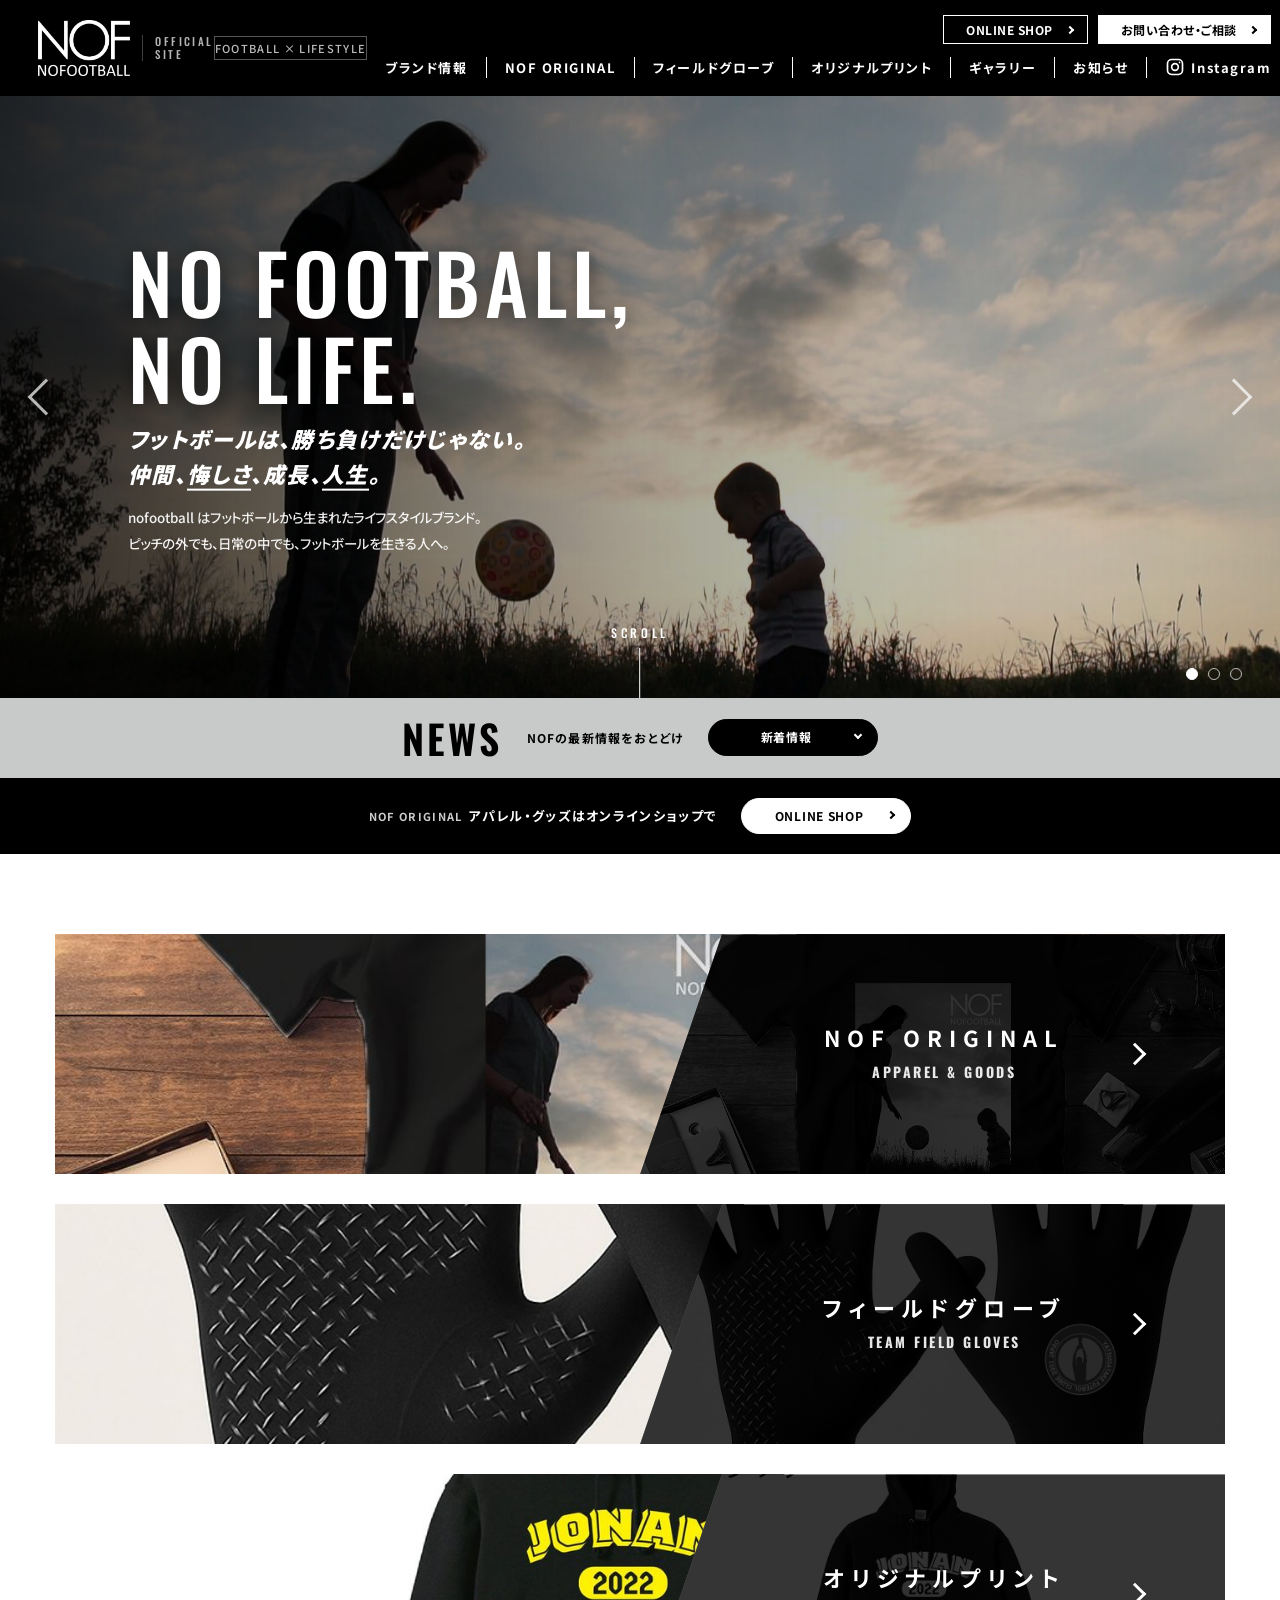
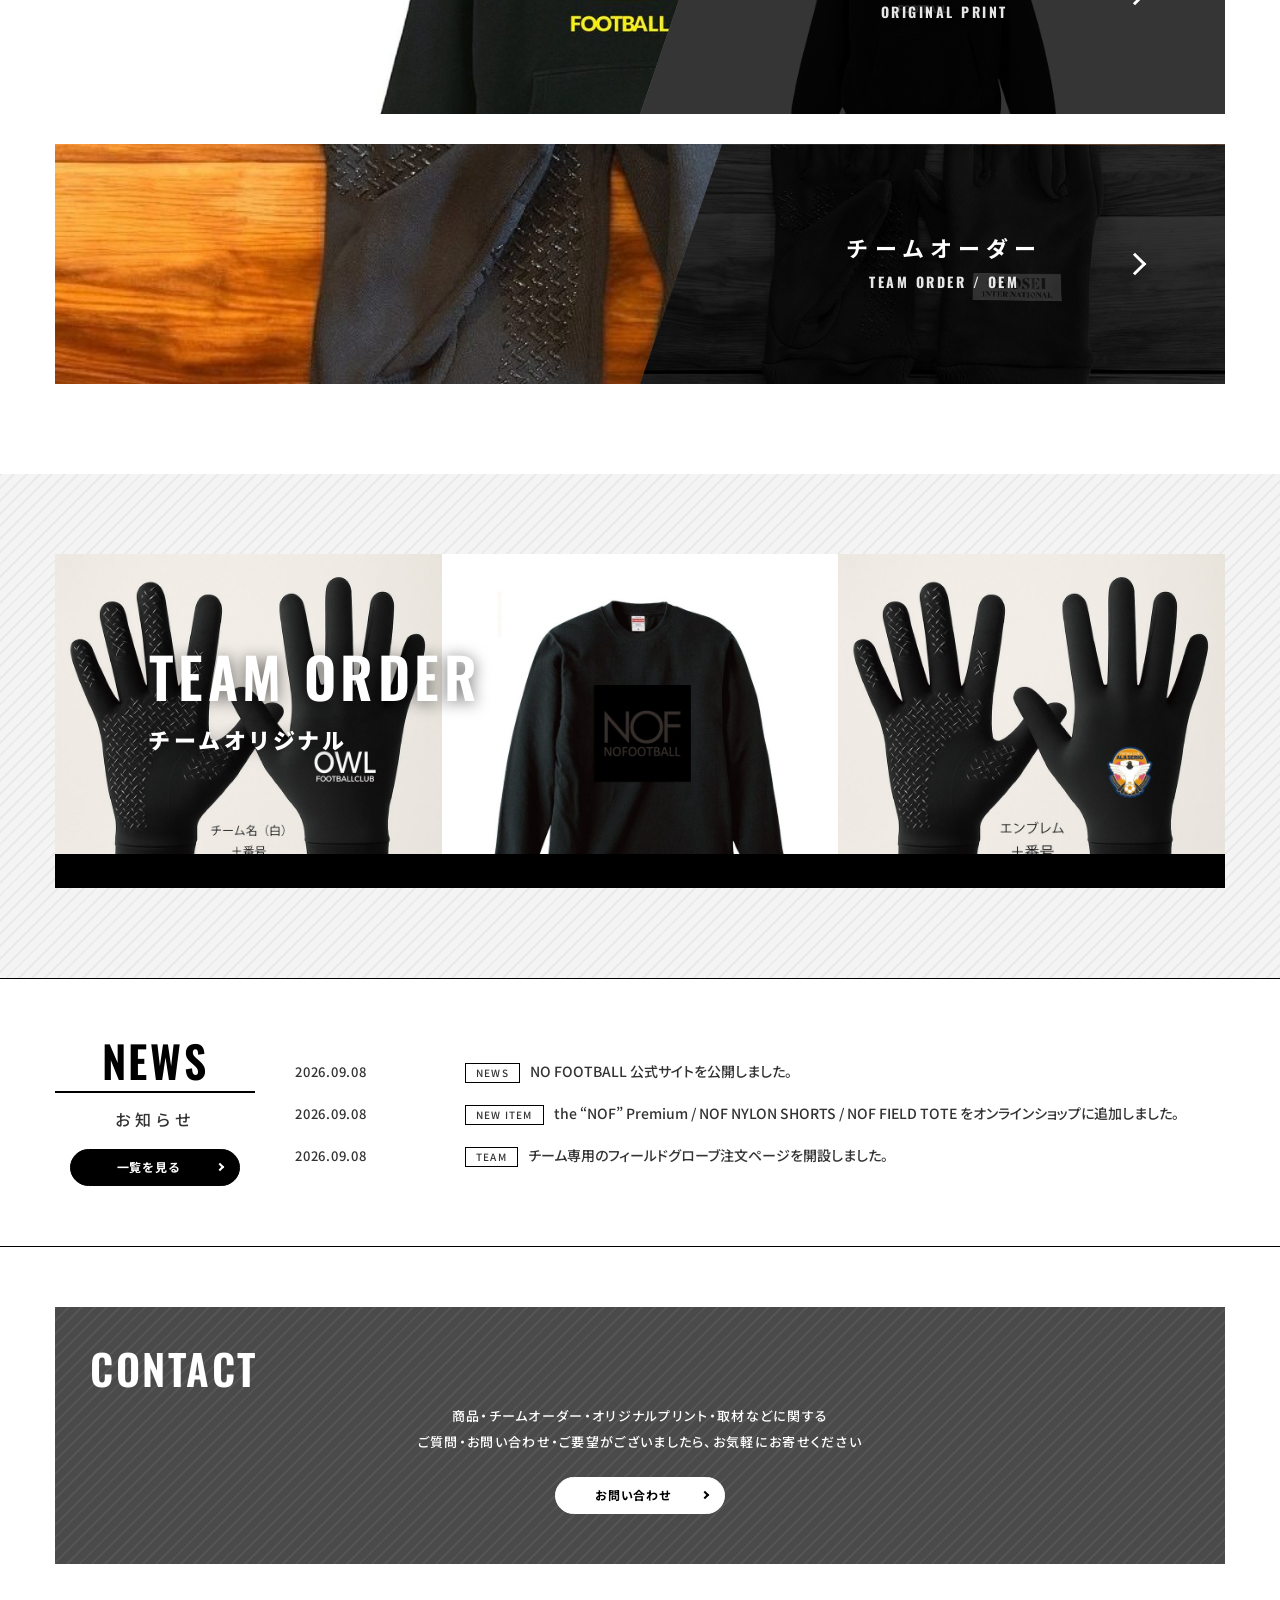
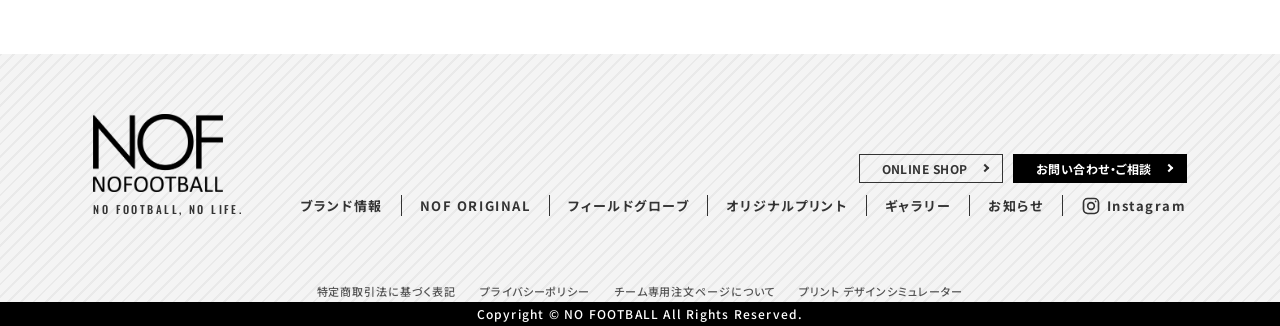
<file: index.html>
<!DOCTYPE html>
<html lang="ja">
<head>
<meta charset="utf-8">
<meta name="viewport" content="width=device-width, initial-scale=1">
<title>NO FOOTBALL（NOF）公式サイト ｜ フットボール×ライフスタイル アパレルブランド</title>
<meta name="description" content="NO FOOTBALL（NOF）は八ヶ岳の麓から生まれたフットボール×ファッションのライフスタイルブランド。NOF ORIGINAL のアパレル、チーム向けフィールドグローブ、オリジナルプリントを展開しています。">
<meta name="theme-color" content="#000000">
<meta property="og:type" content="website">
<meta property="og:title" content="NO FOOTBALL（NOF）公式サイト ｜ フットボール×ライフスタイル アパレルブランド">
<meta property="og:description" content="NO FOOTBALL（NOF）は八ヶ岳の麓から生まれたフットボール×ファッションのライフスタイルブランド。NOF ORIGINAL のアパレル、チーム向けフィールドグローブ、オリジナルプリントを展開しています。">
<meta property="og:image" content="assets/images/hp/og.jpg">
<meta name="twitter:card" content="summary_large_image">
<link rel="preconnect" href="https://fonts.googleapis.com">
<link rel="preconnect" href="https://fonts.gstatic.com" crossorigin>
<link href="https://fonts.googleapis.com/css2?family=Oswald:wght@400;500;600&family=Noto+Sans+JP:wght@400;500;700;900&family=Noto+Serif+JP:wght@500;700&display=swap" rel="stylesheet">
<link rel="stylesheet" href="assets/css/hp-shell.css">
<link rel="stylesheet" href="assets/css/hp.css">
<link rel="icon" href="data:image/svg+xml,%3Csvg xmlns='http://www.w3.org/2000/svg' viewBox='0 0 32 32'%3E%3Crect width='32' height='32' fill='%23000'/%3E%3Ctext x='16' y='23' font-family='Arial Black,Arial' font-size='16' font-weight='900' fill='%23fff' text-anchor='middle'%3EN%3C/text%3E%3C/svg%3E">
</head>
<body class="hp">
<a class="skip-link" href="#main">本文へスキップ</a>

<!-- ======================================================= HEADER ======= -->
<header class="hp-header" id="hpHeader">
  <a href="index.html" class="hp-header__logo" aria-label="NO FOOTBALL 公式サイト トップへ">
    <img src="assets/images/hp/logo-white.png" width="640" height="383" alt="NOF NOFOOTBALL">
    <span>OFFICIAL<br>SITE</span>
  </a>
  <p class="hp-header__tag">FOOTBALL × LIFESTYLE</p>
  <button class="hp-nav__toggle" type="button" aria-label="メニューを開く" aria-expanded="false" aria-controls="hpNav"><span></span><span></span><span></span></button>
  <nav class="hp-nav" id="hpNav" aria-label="サイト内メニュー">
    <ul class="hp-nav__other">
      <li><a href="https://nofootball.base.shop/" data-link-shop>ONLINE SHOP</a></li>
      <li><a href="contact.html" class="is-cv">お問い合わせ・ご相談</a></li>
    </ul>
    <ul class="hp-nav__list">
      <li><a href="about.html">ブランド情報</a></li>
      <li><a href="products.html">NOF ORIGINAL</a></li>
      <li><a href="gloves.html">フィールドグローブ</a></li>
      <li><a href="オリジナルプリント/">オリジナルプリント</a></li>
      <li><a href="gallery.html">ギャラリー</a></li>
      <li><a href="news.html">お知らせ</a></li>
      <li><a href="https://www.instagram.com/nofootball_nof/" data-link-instagram class="ico-insta"><svg viewBox="0 0 24 24" aria-hidden="true" fill="none" stroke="currentColor" stroke-width="2"><rect x="3" y="3" width="18" height="18" rx="5"/><circle cx="12" cy="12" r="4"/><circle cx="17.5" cy="6.5" r="1" fill="currentColor" stroke="none"/></svg>Instagram</a></li>
    </ul>
  </nav>
</header>

<main id="main" class="top">

  <!-- ==================================================== MAIN VISUAL === -->
  <section class="mv" id="mainVis" aria-label="メインビジュアル">
    <div class="mv__slides">
      <div class="mv__slide"><img src="assets/images/hp/hero-01.jpg" width="1920" height="1080" alt="夕暮れのピッチでボールを蹴る親子のシルエット" fetchpriority="high"></div>
      <div class="mv__slide"><img src="assets/images/hp/hero-02.jpg" width="1254" height="705" alt="NOF NYLON SHORTS" loading="lazy"></div>
      <div class="mv__slide"><img src="assets/images/hp/hero-03.jpg" width="1122" height="631" alt="the NOF Premium Tシャツを着た男性" loading="lazy"></div>
    </div>
    <div class="mv__title">
      <h1 class="mv__en"><span>No Football,</span><span>No Life.</span></h1>
      <p class="mv__jp">フットボールは、勝ち負けだけじゃない。<br>仲間、<em>悔しさ</em>、成長、<em>人生</em>。</p>
      <p class="mv__text">nofootball はフットボールから生まれたライフスタイルブランド。<br>ピッチの外でも、日常の中でも、フットボールを生きる人へ。</p>
    </div>
    <button class="mv__arrow mv__arrow--prev" type="button" aria-label="前のスライド"></button>
    <button class="mv__arrow mv__arrow--next" type="button" aria-label="次のスライド"></button>
    <div class="mv__dots" aria-label="スライド切替"></div>
    <p class="mv__scroll" aria-hidden="true">SCROLL</p>
  </section>

  <!-- ==================================================== NEWS BAND ===== -->
  <a href="news.html" class="band band--news anim">
    <span class="band__en">NEWS</span>
    <span class="band__jp">NOFの最新情報をおとどけ</span>
    <span class="link-btn link-btn--down">新着情報</span>
  </a>
  <a href="https://nofootball.base.shop/" class="band band--shop anim" data-link-shop>
    <span class="band__jp"><small>NOF ORIGINAL</small>アパレル・グッズはオンラインショップで</span>
    <span class="link-btn link-btn--white">ONLINE SHOP</span>
  </a>

  <!-- ==================================================== PRODUCTS ====== -->
  <section class="top-products" aria-label="事業・商品カテゴリー">
    <ul class="hp-wrap cat-list">
      <li class="anim anim--left">
        <a href="products.html" class="cat" id="cat01">
          <div class="cat__img"><img src="assets/images/hp/cat-original.jpg" width="1000" height="500" alt="NOF ORIGINAL Tシャツ" loading="lazy"></div>
          <div class="cat__panel"><img class="cat__panel-bg" src="assets/images/hp/cat-original.jpg" alt="" aria-hidden="true" loading="lazy">
            <h2><span class="cat__jp">NOF ORIGINAL</span><span class="cat__en">APPAREL &amp; GOODS</span></h2>
            <span class="cat__chev" aria-hidden="true"></span>
          </div>
        </a>
      </li>
      <li class="anim anim--right">
        <a href="gloves.html" class="cat" id="cat02">
          <div class="cat__img"><img src="assets/images/hp/cat-gloves.jpg" width="1400" height="700" alt="チームロゴ入りフィールドグローブ" loading="lazy"></div>
          <div class="cat__panel"><img class="cat__panel-bg" src="assets/images/hp/cat-gloves.jpg" alt="" aria-hidden="true" loading="lazy">
            <h2><span class="cat__jp">フィールドグローブ</span><span class="cat__en">TEAM FIELD GLOVES</span></h2>
            <span class="cat__chev" aria-hidden="true"></span>
          </div>
        </a>
      </li>
      <li class="anim anim--left">
        <a href="オリジナルプリント/" class="cat" id="cat03">
          <div class="cat__img"><img src="assets/images/hp/cat-print.jpg" width="1400" height="700" alt="オリジナルプリントのパーカー" loading="lazy"></div>
          <div class="cat__panel"><img class="cat__panel-bg" src="assets/images/hp/cat-print.jpg" alt="" aria-hidden="true" loading="lazy">
            <h2><span class="cat__jp">オリジナルプリント</span><span class="cat__en">ORIGINAL PRINT</span></h2>
            <span class="cat__chev" aria-hidden="true"></span>
          </div>
        </a>
      </li>
      <li class="anim anim--right">
        <a href="gloves.html#store" class="cat" id="cat04">
          <div class="cat__img"><img src="assets/images/hp/cat-team.jpg" width="896" height="448" alt="チームオリジナルの手袋 実物写真" loading="lazy"></div>
          <div class="cat__panel"><img class="cat__panel-bg" src="assets/images/hp/cat-team.jpg" alt="" aria-hidden="true" loading="lazy">
            <h2><span class="cat__jp">チームオーダー</span><span class="cat__en">TEAM ORDER / OEM</span></h2>
            <span class="cat__chev" aria-hidden="true"></span>
          </div>
        </a>
      </li>
    </ul>
  </section>

  <!-- ==================================================== BANNER ======== -->
  <section class="top-banner line-bg-light" aria-label="チームオーダー">
    <div class="hp-wrap anim">
      <a href="gloves.html#store" class="banner">
        <div class="banner__grid">
          <img src="assets/images/hp/banner-01.jpg" width="900" height="900" alt="" loading="lazy">
          <img src="assets/images/hp/banner-02.jpg" width="900" height="900" alt="" loading="lazy">
          <img src="assets/images/hp/banner-03.jpg" width="900" height="900" alt="" loading="lazy">
        </div>
        <div class="banner__title">
          <span class="en">TEAM ORDER</span>
          <span class="jp">チームオリジナル</span>
        </div>
        <span class="banner__bar">チーム名・ロゴ・背番号入りの手袋やウェアを、チーム専用ページからまとめて注文</span>
      </a>
    </div>
  </section>

  <!-- ==================================================== NEWS LIST ===== -->
  <section class="top-news" aria-label="お知らせ">
    <div class="hp-wrap top-news__in anim">
      <div class="top-news__head">
        <span class="en">NEWS</span>
        <span class="jp">お知らせ</span>
        <a href="news.html" class="link-btn">一覧を見る</a>
      </div>
      <div class="top-news__list news-list" data-news-list="3"></div>
    </div>
  </section>

  <!-- ==================================================== CONTACT ======= -->
  <section class="top-contact anim" aria-label="お問い合わせ">
    <div class="contact-box line-bg-dark">
      <span class="en">CONTACT</span>
      <p class="contact-box__body">
        商品・チームオーダー・オリジナルプリント・取材などに関する<br>
        ご質問・お問い合わせ・ご要望がございましたら、お気軽にお寄せください
      </p>
      <p style="text-align:center"><a href="contact.html" class="link-btn link-btn--white">お問い合わせ</a></p>
    </div>
  </section>

</main>

<!-- ======================================================= FOOTER ======= -->
<footer class="hp-footer line-bg-light">
  <div class="hp-wrap hp-footer__in">
    <a href="index.html" class="hp-footer__logo">
      <img src="assets/images/hp/logo-black.png" width="640" height="383" alt="NOF NOFOOTBALL">
      <small>NO FOOTBALL, NO LIFE.</small>
    </a>
    <nav class="hp-nav" aria-label="フッターメニュー">
    <ul class="hp-nav__other">
      <li><a href="https://nofootball.base.shop/" data-link-shop>ONLINE SHOP</a></li>
      <li><a href="contact.html" class="is-cv">お問い合わせ・ご相談</a></li>
    </ul>
    <ul class="hp-nav__list">
      <li><a href="about.html">ブランド情報</a></li>
      <li><a href="products.html">NOF ORIGINAL</a></li>
      <li><a href="gloves.html">フィールドグローブ</a></li>
      <li><a href="オリジナルプリント/">オリジナルプリント</a></li>
      <li><a href="gallery.html">ギャラリー</a></li>
      <li><a href="news.html">お知らせ</a></li>
      <li><a href="https://www.instagram.com/nofootball_nof/" data-link-instagram class="ico-insta"><svg viewBox="0 0 24 24" aria-hidden="true" fill="none" stroke="currentColor" stroke-width="2"><rect x="3" y="3" width="18" height="18" rx="5"/><circle cx="12" cy="12" r="4"/><circle cx="17.5" cy="6.5" r="1" fill="currentColor" stroke="none"/></svg>Instagram</a></li>
    </ul>
    </nav>
  </div>
  <ul class="hp-footer__legal">
    <li><a href="tokusho.html">特定商取引法に基づく表記</a></li>
    <li><a href="privacy.html">プライバシーポリシー</a></li>
    <li><a href="gloves.html#store">チーム専用注文ページについて</a></li>
    <li><a href="オリジナルプリント/design.html">プリント デザインシミュレーター</a></li>
  </ul>
  <p class="hp-footer__copy">Copyright © NO FOOTBALL All Rights Reserved.</p>
</footer>
<button class="pagetop" type="button" aria-label="ページの先頭へ戻る"></button>

<script src="assets/js/site-config.js"></script>
<script src="assets/js/news-data.js"></script>
<script src="assets/js/hp.js"></script>
</body>
</html>
</file>
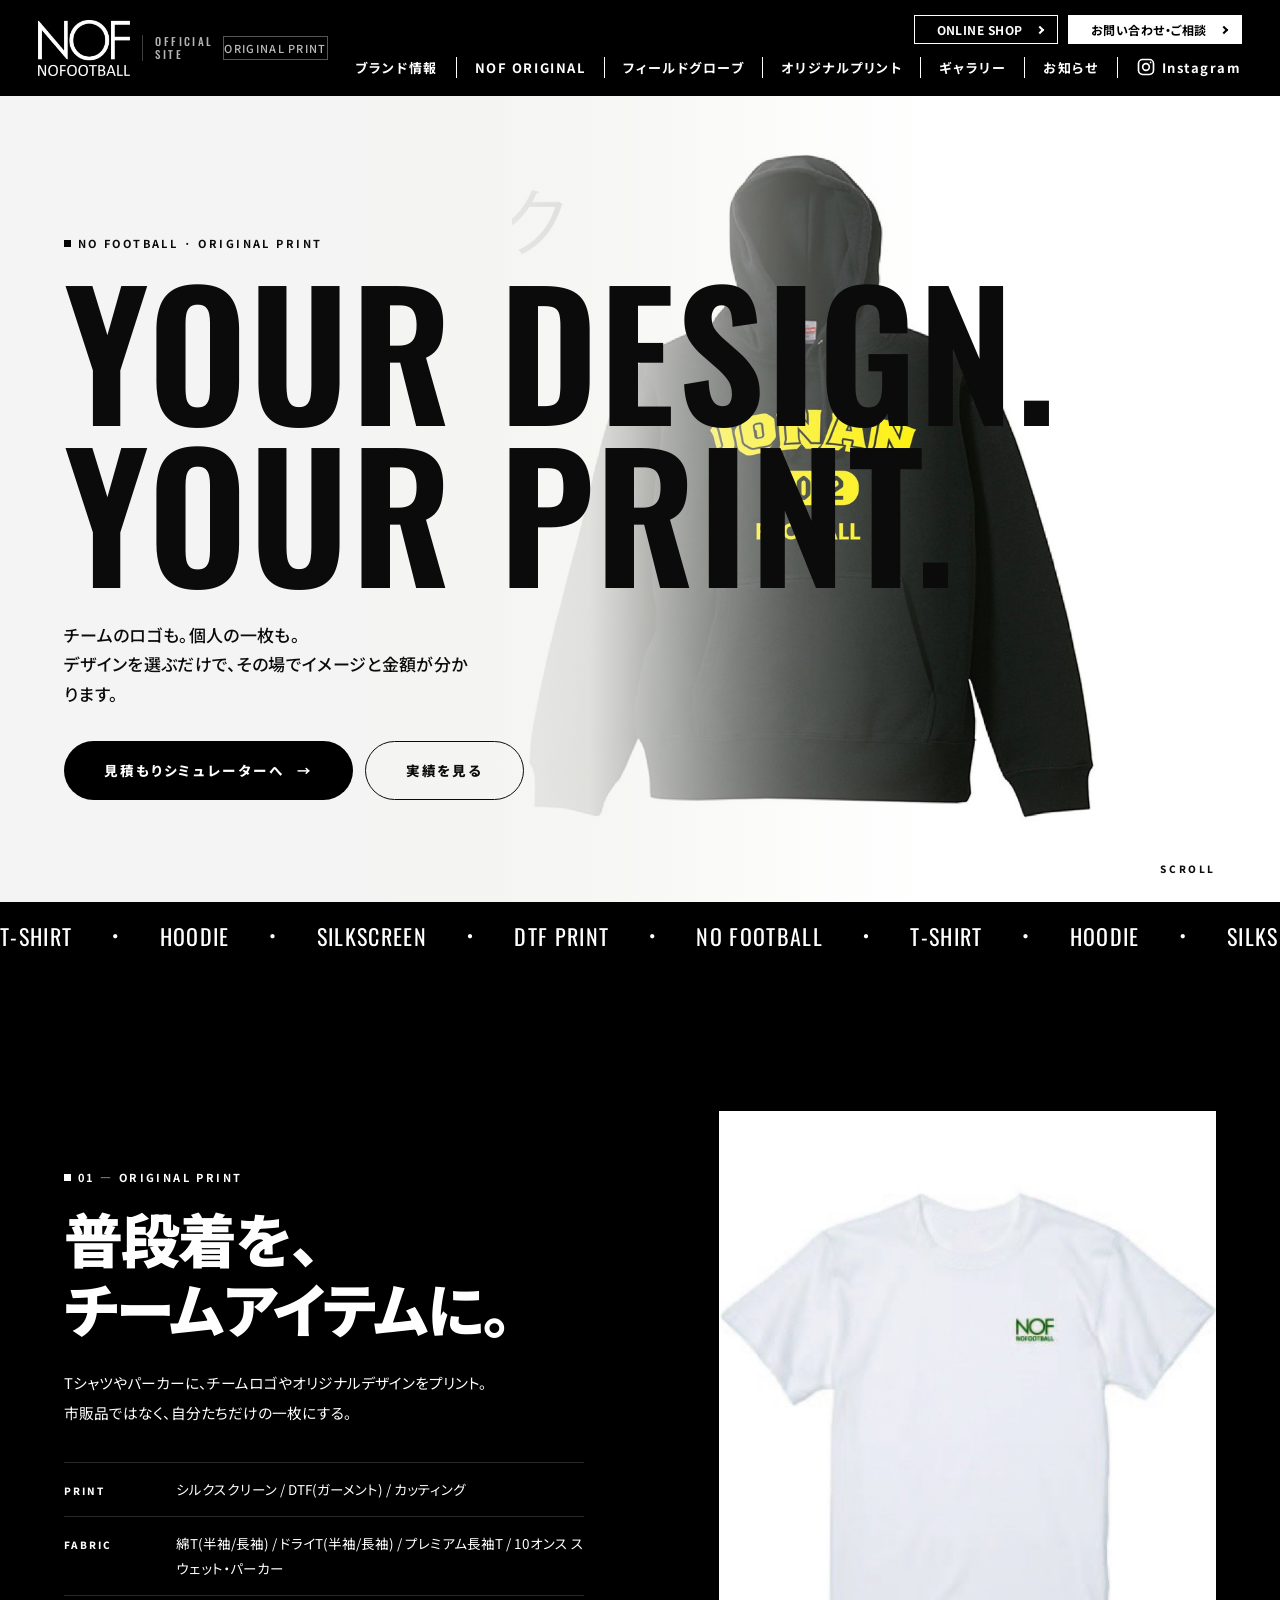
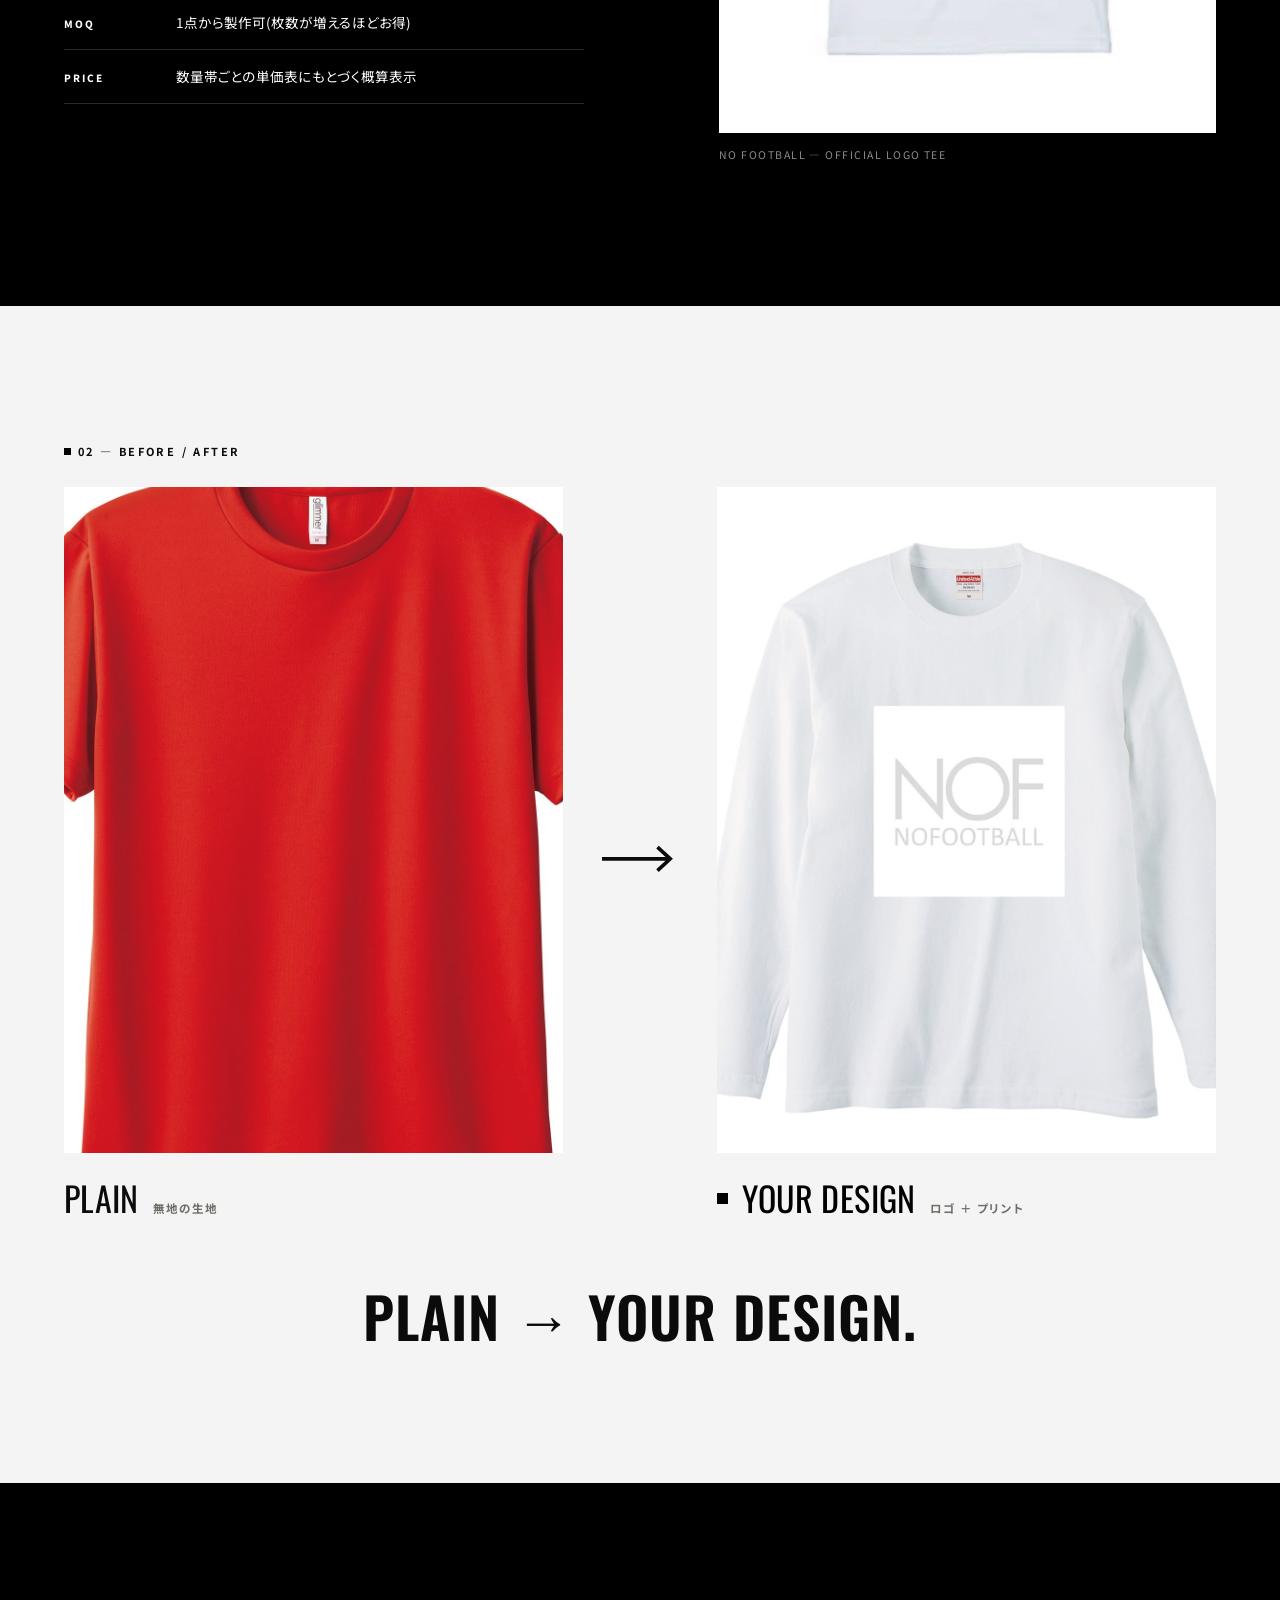
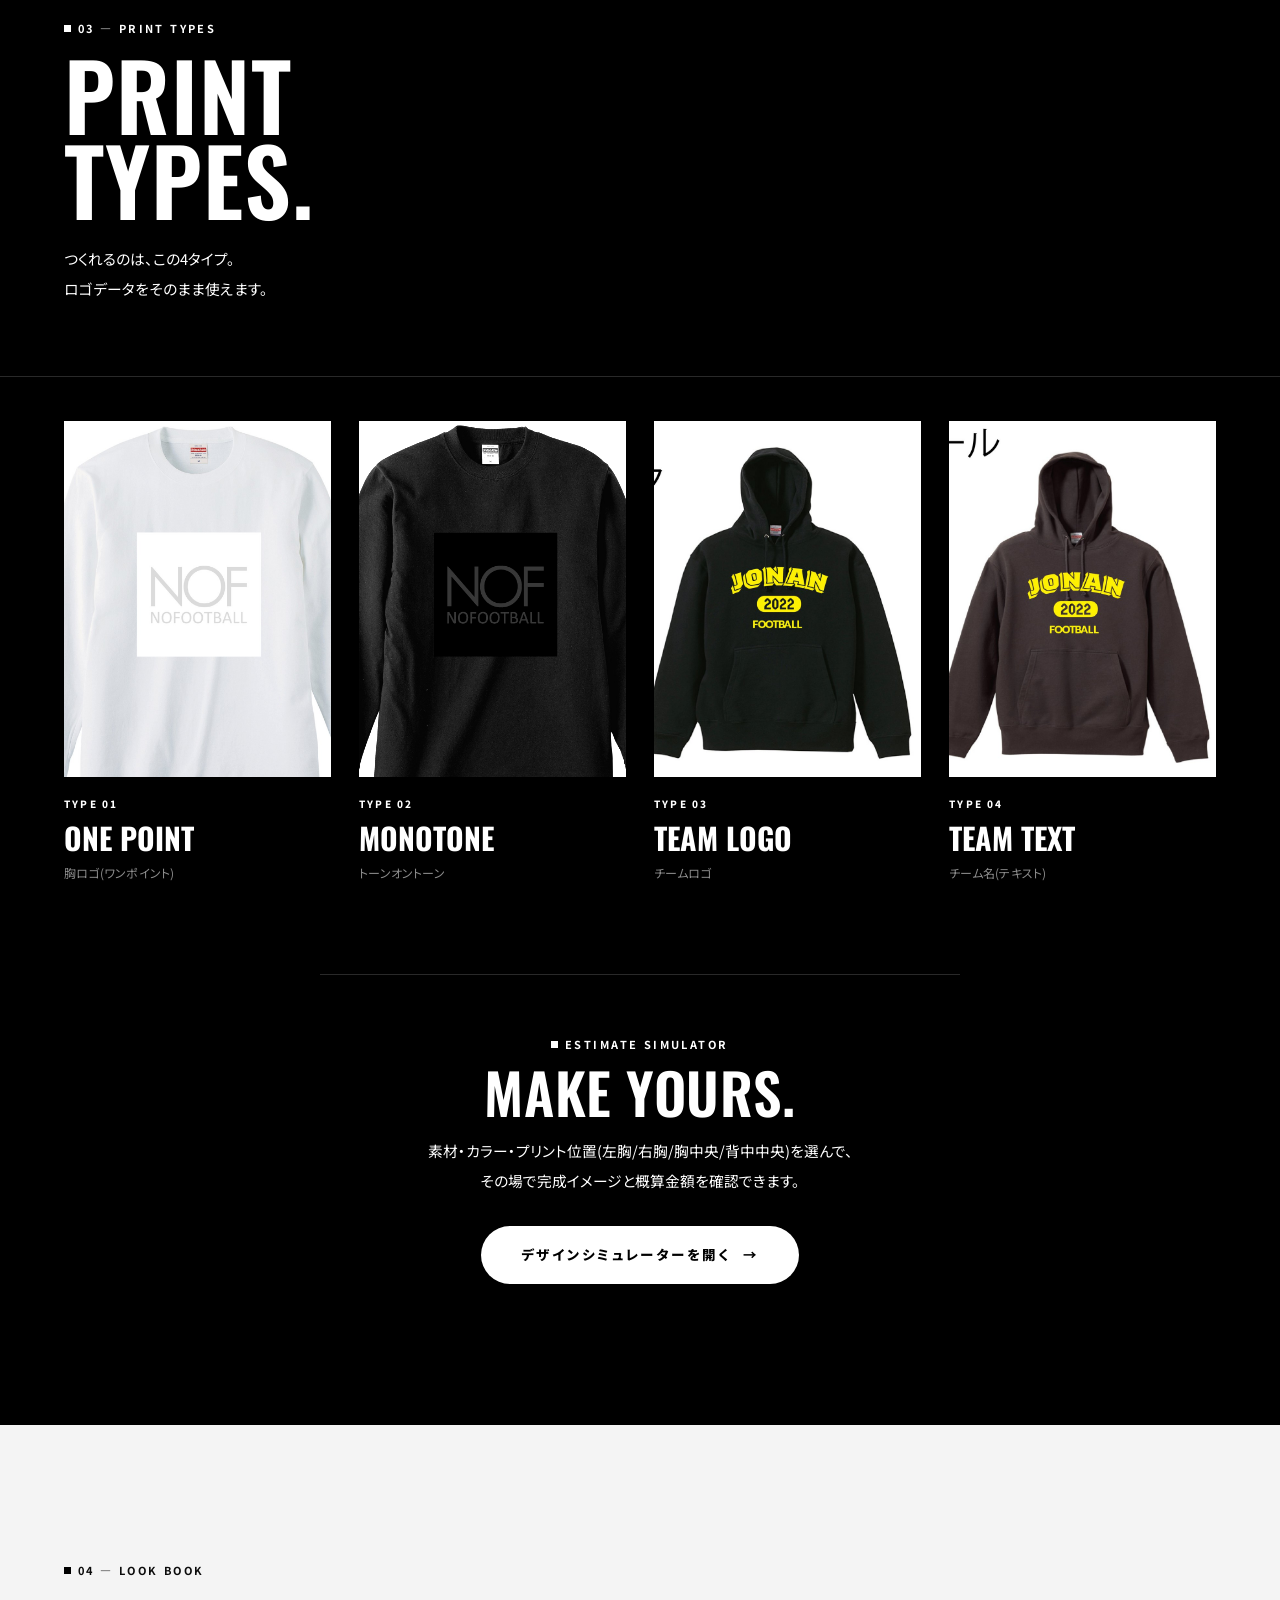
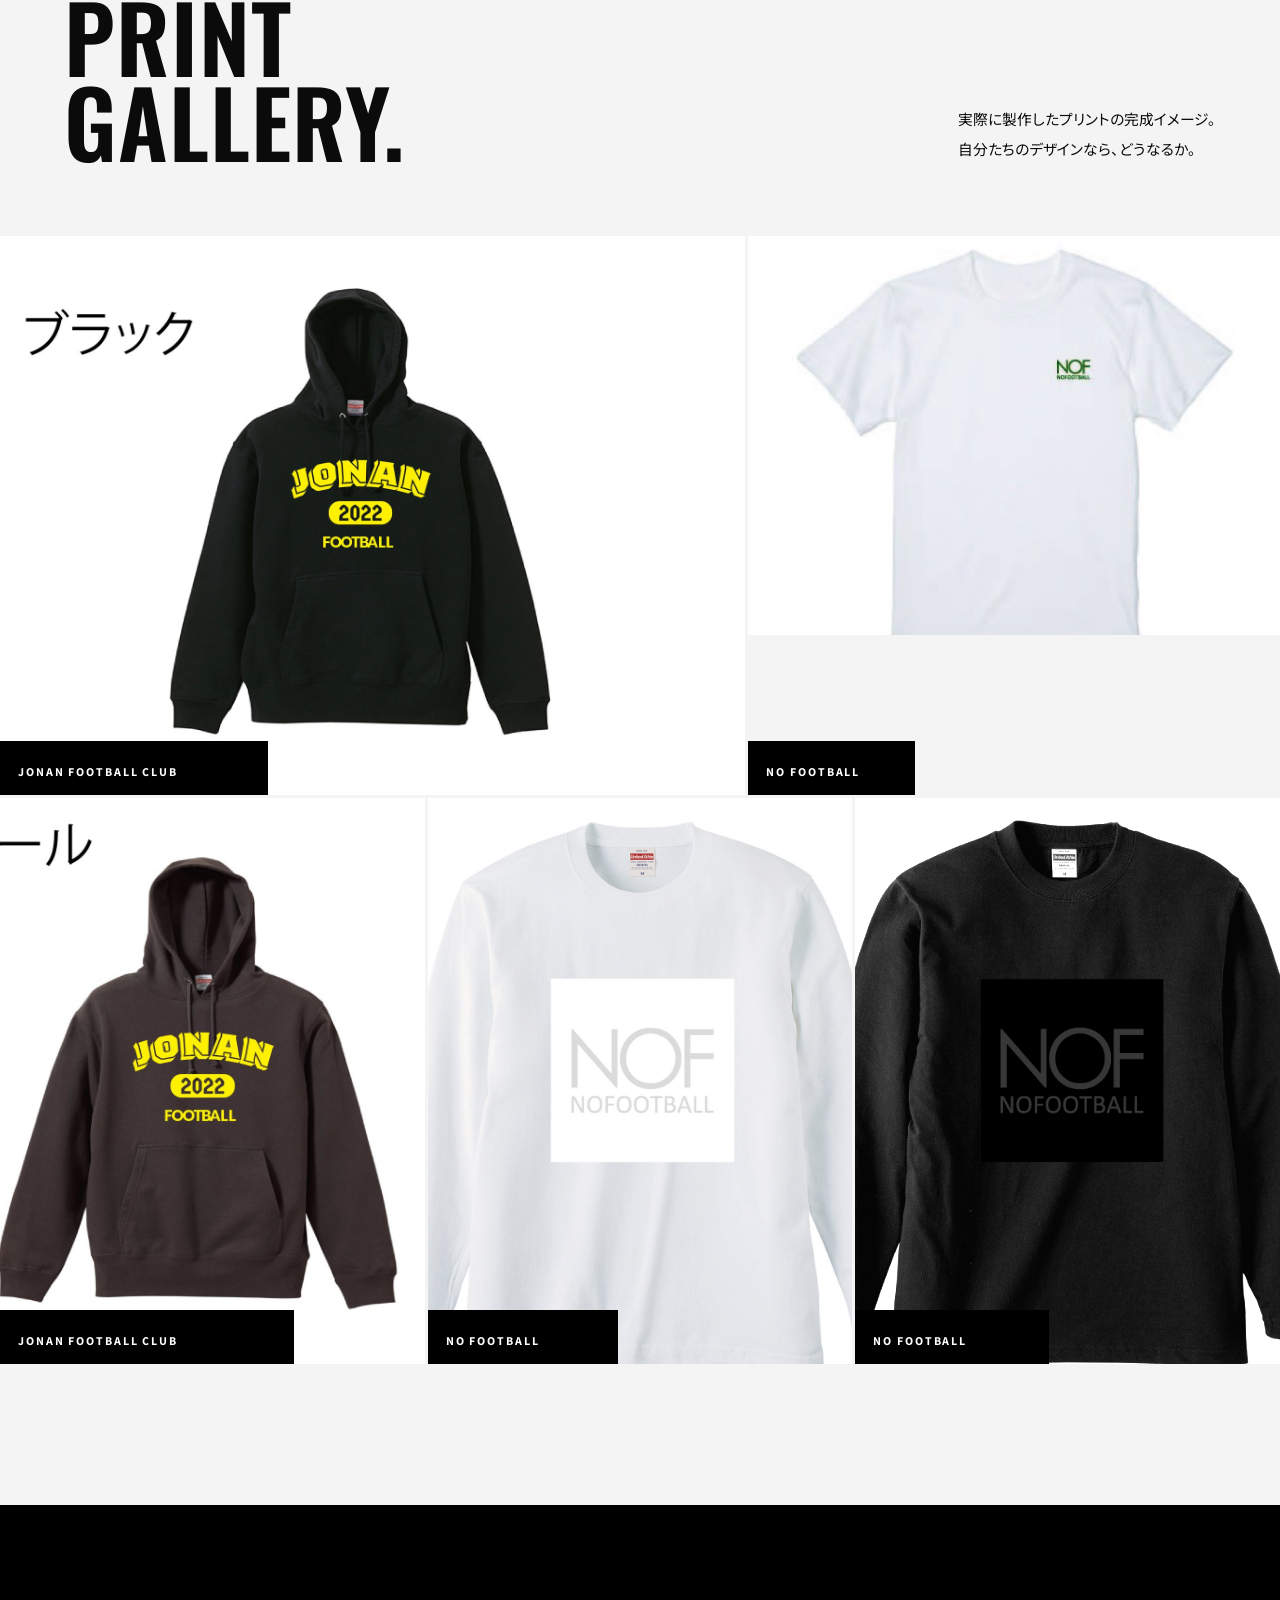
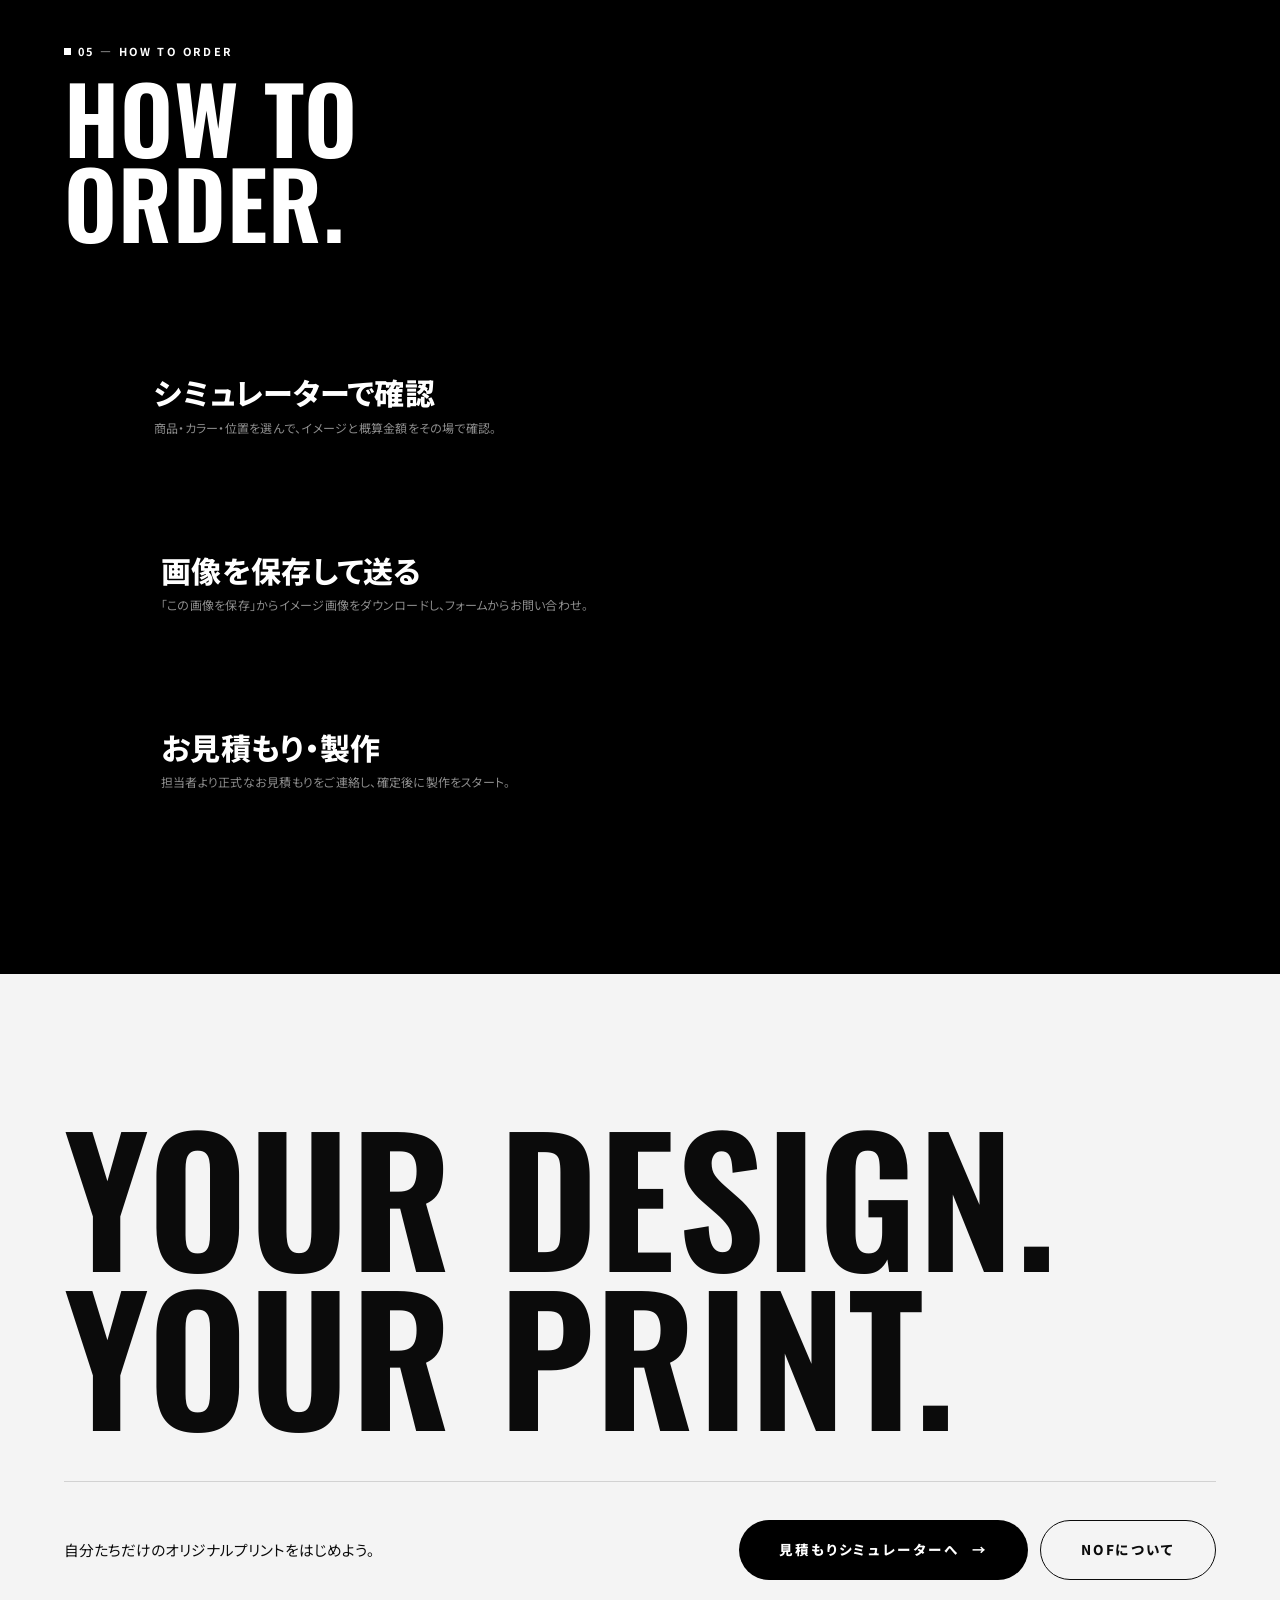
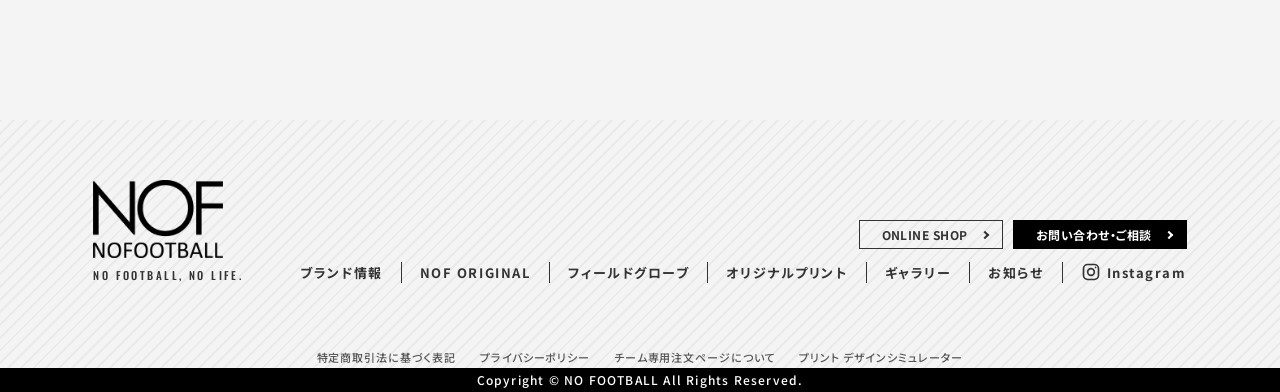
<file: オリジナルプリント/index.html>
<!DOCTYPE html>
<html lang="ja">
<head>
<meta charset="utf-8">
<meta name="viewport" content="width=device-width, initial-scale=1">
<title>NO FOOTBALL — ORIGINAL PRINT ｜ オリジナルTシャツ・パーカー・プリントグッズ</title>
<meta name="description" content="NO FOOTBALL（NOF）のオリジナルプリント。Tシャツ・パーカーにチームロゴやオリジナルデザインをプリント。その場でイメージと概算金額を確認できるシミュレーター付き。">
<meta name="theme-color" content="#000000">
<meta property="og:type" content="website">
<meta property="og:title" content="NO FOOTBALL — ORIGINAL PRINT">
<meta property="og:description" content="デザインを選んで、その場でイメージと概算金額を。">
<meta property="og:image" content="../assets/images/print-hoodie-black.jpg">

<link rel="preconnect" href="https://fonts.googleapis.com">
<link rel="preconnect" href="https://fonts.gstatic.com" crossorigin>
<link href="https://fonts.googleapis.com/css2?family=Oswald:wght@400;500;600&family=Noto+Sans+JP:wght@400;500;700;900&display=swap" rel="stylesheet">
<link rel="stylesheet" href="../assets/css/hp-shell.css">
<link rel="stylesheet" href="../assets/css/base.css">
<link rel="stylesheet" href="../assets/css/lp.css">
<link rel="icon" href="data:image/svg+xml,%3Csvg xmlns='http://www.w3.org/2000/svg' viewBox='0 0 32 32'%3E%3Crect width='32' height='32' fill='%23000'/%3E%3Ctext x='16' y='23' font-family='Arial Black,Arial' font-size='16' font-weight='900' fill='%23D8FF00' text-anchor='middle'%3EN%3C/text%3E%3C/svg%3E">
</head>
<body>
<a class="skip-link" href="#main">本文へスキップ</a>

<!-- ======================================================= HEADER ======= -->
<header class="hp-header" id="hpHeader">
  <a href="../index.html" class="hp-header__logo" aria-label="NO FOOTBALL 公式サイト トップへ">
    <img src="../assets/images/hp/logo-white.png" width="640" height="383" alt="NOF NOFOOTBALL">
    <span>OFFICIAL<br>SITE</span>
  </a>
  <p class="hp-header__tag">ORIGINAL PRINT</p>
  <button class="hp-nav__toggle" type="button" aria-label="メニューを開く" aria-expanded="false" aria-controls="hpNav"><span></span><span></span><span></span></button>
  <nav class="hp-nav" id="hpNav" aria-label="サイト内メニュー">
    <ul class="hp-nav__other">
      <li><a href="https://nofootball.base.shop/" data-link-shop>ONLINE SHOP</a></li>
      <li><a href="../contact.html" class="is-cv">お問い合わせ・ご相談</a></li>
    </ul>
    <ul class="hp-nav__list">
      <li><a href="../about.html">ブランド情報</a></li>
      <li><a href="../products.html">NOF ORIGINAL</a></li>
      <li><a href="../gloves.html">フィールドグローブ</a></li>
      <li><a href="../オリジナルプリント/">オリジナルプリント</a></li>
      <li><a href="../gallery.html">ギャラリー</a></li>
      <li><a href="../news.html">お知らせ</a></li>
      <li><a href="https://www.instagram.com/nofootball_nof/" data-link-instagram class="ico-insta"><svg viewBox="0 0 24 24" aria-hidden="true" fill="none" stroke="currentColor" stroke-width="2"><rect x="3" y="3" width="18" height="18" rx="5"/><circle cx="12" cy="12" r="4"/><circle cx="17.5" cy="6.5" r="1" fill="currentColor" stroke="none"/></svg>Instagram</a></li>
    </ul>
  </nav>
</header>

<main id="main">

  <!-- ==================================================== FIRST VIEW ==== -->
  <section class="hero">
    <div class="hero__media fig">
      <img src="../assets/images/print-hoodie-black.jpg" alt="ロゴがプリントされた黒いパーカー" fetchpriority="high">
    </div>
    <div class="hero__scrim" aria-hidden="true"></div>

    <div class="hero__in wrap">
      <p class="kicker hero__kicker">NO FOOTBALL · ORIGINAL PRINT</p>
      <h1 class="display display--xl hero__title">
        <span class="reveal-mask" style="--d:60ms"><span>Your design.</span></span>
        <span class="reveal-mask" style="--d:180ms"><span>Your print.</span></span>
      </h1>
      <p class="hero__sub reveal" style="--d:340ms">
        チームのロゴも。個人の一枚も。<br>デザインを選ぶだけで、その場でイメージと金額が分かります。
      </p>
      <div class="hero__cta reveal" style="--d:440ms">
        <a href="design.html" class="btn btn--acc btn--lg">見積もりシミュレーターへ<span class="btn__arrow">→</span></a>
        <a href="#gallery" class="btn btn--ghost btn--lg">実績を見る</a>
      </div>
    </div>

    <div class="hero__scroll" aria-hidden="true"><span>SCROLL</span></div>
  </section>

  <!-- ======================================================= TICKER ===== -->
  <div class="marquee" aria-hidden="true">
    <div class="marquee__track">
      <span>T-SHIRT</span><span>HOODIE</span><span>SILKSCREEN</span><span>DTF PRINT</span>
      <span>NO FOOTBALL</span><span>T-SHIRT</span><span>HOODIE</span><span>SILKSCREEN</span>
      <span>DTF PRINT</span><span>NO FOOTBALL</span>
    </div>
    <div class="marquee__track">
      <span>T-SHIRT</span><span>HOODIE</span><span>SILKSCREEN</span><span>DTF PRINT</span>
      <span>NO FOOTBALL</span><span>T-SHIRT</span><span>HOODIE</span><span>SILKSCREEN</span>
      <span>DTF PRINT</span><span>NO FOOTBALL</span>
    </div>
  </div>

  <!-- ==================================================== SECTION 01 ==== -->
  <section class="section t-dark s-intro" id="product">
    <div class="wrap s-intro__grid">
      <div class="s-intro__text">
        <p class="kicker reveal">01 — ORIGINAL PRINT</p>
        <h2 class="display display--jp reveal" style="--d:80ms">
          普段着を、<br>チームアイテムに。
        </h2>
        <p class="lead reveal" style="--d:160ms">
          Tシャツやパーカーに、チームロゴやオリジナルデザインをプリント。<br>
          市販品ではなく、自分たちだけの一枚にする。
        </p>
        <ul class="spec-list reveal" style="--d:240ms">
          <li><span>PRINT</span><em>シルクスクリーン / DTF(ガーメント) / カッティング</em></li>
          <li><span>FABRIC</span><em>綿T(半袖/長袖) / ドライT(半袖/長袖) / プレミアム長袖T / 10オンス スウェット・パーカー</em></li>
          <li><span>MOQ</span><em>1点から製作可(枚数が増えるほどお得)</em></li>
          <li><span>PRICE</span><em>数量帯ごとの単価表にもとづく概算表示</em></li>
        </ul>
      </div>

      <figure class="s-intro__media reveal" style="--d:120ms">
        <div class="fig fig--zoom" style="--px:50%; --py:42%; --z:1.02">
          <img src="../assets/images/print-tee-grande.jpg" alt="NO FOOTBALL 公式ロゴプリントの白Tシャツ">
        </div>
        <figcaption class="note">NO FOOTBALL — OFFICIAL LOGO TEE</figcaption>
      </figure>
    </div>
  </section>

  <!-- ==================================================== SECTION 02 ==== -->
  <section class="section t-light s-ba">
    <div class="wrap">
      <p class="kicker reveal">02 — BEFORE / AFTER</p>

      <div class="ba">
        <figure class="ba__side reveal">
          <div class="fig" style="--px:50%; --py:36%; --z:1.15">
            <img src="../assets/images/print-tshirt-red-front.jpg" alt="無地の赤いTシャツ">
          </div>
          <figcaption class="ba__label">PLAIN<em>無地の生地</em></figcaption>
        </figure>

        <div class="ba__arrow reveal" style="--d:120ms" aria-hidden="true">
          <svg viewBox="0 0 72 26" fill="none" xmlns="http://www.w3.org/2000/svg">
            <path d="M0 13h64M52 2l12 11-12 11" stroke="currentColor" stroke-width="3.4"/>
          </svg>
        </div>

        <figure class="ba__side ba__side--after reveal" style="--d:220ms">
          <div class="fig" style="--px:50%; --py:40%; --z:1.15">
            <img src="../assets/images/print-tee-white.jpg" alt="ロゴがプリントされた白いTシャツ">
          </div>
          <figcaption class="ba__label ba__label--acc">YOUR DESIGN<em>ロゴ ＋ プリント</em></figcaption>
        </figure>
      </div>

      <p class="ba__copy display display--m reveal">PLAIN → YOUR DESIGN.</p>
    </div>
  </section>

  <!-- ==================================================== SECTION 03 ==== -->
  <section class="section t-dark s-custom" id="types">
    <div class="wrap">
      <header class="s-head reveal">
        <p class="kicker">03 — PRINT TYPES</p>
        <h2 class="display display--l">Print<br>types.</h2>
        <p class="lead">つくれるのは、この4タイプ。<br>ロゴデータをそのまま使えます。</p>
      </header>
    </div>

    <div class="types">
      <article class="type reveal">
        <div class="fig fig--zoom" style="--px:50%; --py:40%; --z:1.4">
          <img src="../assets/images/print-tee-white.jpg" alt="胸に小さくロゴをプリントしたTシャツ">
        </div>
        <div class="type__meta">
          <span class="type__no">TYPE 01</span>
          <h3 class="type__name">ONE POINT</h3>
          <p class="note">胸ロゴ(ワンポイント)</p>
        </div>
      </article>

      <article class="type reveal" style="--d:90ms">
        <div class="fig fig--zoom fig--mono" style="--px:50%; --py:40%; --z:1.4">
          <img src="../assets/images/print-tee-black.jpg" alt="黒地に黒でロゴをプリントしたTシャツ">
        </div>
        <div class="type__meta">
          <span class="type__no">TYPE 02</span>
          <h3 class="type__name">MONOTONE</h3>
          <p class="note">トーンオントーン</p>
        </div>
      </article>

      <article class="type reveal" style="--d:180ms">
        <div class="fig fig--zoom" style="--px:50%; --py:30%; --z:1.15">
          <img src="../assets/images/print-hoodie-black.jpg" alt="チームロゴをプリントした黒いパーカー">
        </div>
        <div class="type__meta">
          <span class="type__no">TYPE 03</span>
          <h3 class="type__name">TEAM LOGO</h3>
          <p class="note">チームロゴ</p>
        </div>
      </article>

      <article class="type reveal" style="--d:270ms">
        <div class="fig fig--zoom" style="--px:50%; --py:30%; --z:1.15">
          <img src="../assets/images/print-hoodie-charcoal.jpg" alt="チーム名をプリントしたチャコールのパーカー">
        </div>
        <div class="type__meta">
          <span class="type__no">TYPE 04</span>
          <h3 class="type__name">TEAM TEXT</h3>
          <p class="note">チーム名(テキスト)</p>
        </div>
      </article>
    </div>

    <!-- ------------------------------------------------ ESTIMATOR TEASER --- -->
    <div class="wrap estimator-teaser reveal" id="estimate">
      <p class="kicker">ESTIMATE SIMULATOR</p>
      <h2 class="display display--m">Make yours.</h2>
      <p class="lead">素材・カラー・プリント位置(左胸/右胸/胸中央/背中中央)を選んで、<br>その場で完成イメージと概算金額を確認できます。</p>
      <a href="design.html" class="btn btn--acc btn--lg">デザインシミュレーターを開く<span class="btn__arrow">→</span></a>
    </div>
  </section>

  <!-- ==================================================== SECTION 04 ==== -->
  <section class="section t-light s-gallery" id="gallery">
    <div class="wrap">
      <header class="s-head s-head--row reveal">
        <div>
          <p class="kicker">04 — LOOK BOOK</p>
          <h2 class="display display--l">Print<br>gallery.</h2>
        </div>
        <p class="lead">実際に製作したプリントの完成イメージ。<br>自分たちのデザインなら、どうなるか。</p>
      </header>
    </div>

    <div class="gallery">
      <figure class="gal gal--wide reveal">
        <div class="fig fig--zoom" style="--px:50%; --py:30%; --z:1.05">
          <img src="../assets/images/print-hoodie-black.jpg" alt="JONAN FOOTBALL CLUB の完成イメージ(黒パーカー)">
        </div>
        <figcaption><span>JONAN FOOTBALL CLUB</span><em>HOODIE</em></figcaption>
      </figure>

      <figure class="gal gal--pair reveal" style="--d:90ms">
        <div class="fig fig--zoom" style="--px:50%; --py:40%; --z:1.05">
          <img src="../assets/images/print-tee-grande.jpg" alt="NO FOOTBALL 公式ロゴの完成イメージ">
        </div>
        <figcaption><span>NO FOOTBALL</span><em>TEE</em></figcaption>
      </figure>

      <figure class="gal gal--tall reveal" style="--d:60ms">
        <div class="fig fig--zoom" style="--px:50%; --py:30%; --z:1.05">
          <img src="../assets/images/print-hoodie-charcoal.jpg" alt="JONAN FOOTBALL CLUB の完成イメージ(チャコールパーカー)">
        </div>
        <figcaption><span>JONAN FOOTBALL CLUB</span><em>CHARCOAL</em></figcaption>
      </figure>

      <figure class="gal gal--tall reveal" style="--d:150ms">
        <div class="fig fig--zoom" style="--px:50%; --py:40%; --z:1.3">
          <img src="../assets/images/print-tee-white.jpg" alt="NO FOOTBALL ロゴの完成イメージ(白Tシャツ)">
        </div>
        <figcaption><span>NO FOOTBALL</span><em>WHITE</em></figcaption>
      </figure>

      <figure class="gal gal--tall reveal" style="--d:120ms">
        <div class="fig fig--zoom fig--mono" style="--px:50%; --py:40%; --z:1.3">
          <img src="../assets/images/print-tee-black.jpg" alt="NO FOOTBALL ロゴの完成イメージ(黒Tシャツ)">
        </div>
        <figcaption><span>NO FOOTBALL</span><em>BLACK</em></figcaption>
      </figure>
    </div>
  </section>

  <!-- ==================================================== SECTION 05 ==== -->
  <section class="section t-dark s-how" id="how">
    <div class="wrap">
      <header class="s-head reveal">
        <p class="kicker">05 — HOW TO ORDER</p>
        <h2 class="display display--l">How to<br>order.</h2>
      </header>

      <ol class="steps">
        <li class="step reveal">
          <span class="step__no">01</span>
          <h3 class="step__title">シミュレーターで確認</h3>
          <p class="note">商品・カラー・位置を選んで、イメージと概算金額をその場で確認。</p>
        </li>
        <li class="step reveal" style="--d:100ms">
          <span class="step__no">02</span>
          <h3 class="step__title">画像を保存して送る</h3>
          <p class="note">「この画像を保存」からイメージ画像をダウンロードし、フォームからお問い合わせ。</p>
        </li>
        <li class="step reveal" style="--d:200ms">
          <span class="step__no">03</span>
          <h3 class="step__title">お見積もり・製作</h3>
          <p class="note">担当者より正式なお見積もりをご連絡し、確定後に製作をスタート。</p>
        </li>
      </ol>
    </div>
  </section>

  <!-- ==================================================== FINAL CTA ===== -->
  <section class="section t-light s-final" id="order">
    <div class="wrap">
      <h2 class="display display--xl s-final__title reveal">
        Your design.<br>Your print.
      </h2>
      <div class="s-final__foot">
        <p class="lead reveal" style="--d:80ms">自分たちだけのオリジナルプリントをはじめよう。</p>
        <div class="s-final__cta reveal" style="--d:160ms">
          <a href="design.html" class="btn btn--acc btn--lg">見積もりシミュレーターへ<span class="btn__arrow">→</span></a>
          <a href="../index.html" class="btn btn--ghost btn--lg">NOFについて</a>
        </div>
      </div>
    </div>
  </section>

</main>

<!-- ======================================================= FOOTER ======= -->
<footer class="hp-footer line-bg-light">
  <div class="hp-wrap hp-footer__in">
    <a href="../index.html" class="hp-footer__logo">
      <img src="../assets/images/hp/logo-black.png" width="640" height="383" alt="NOF NOFOOTBALL">
      <small>NO FOOTBALL, NO LIFE.</small>
    </a>
    <nav class="hp-nav" aria-label="フッターメニュー">
    <ul class="hp-nav__other">
      <li><a href="https://nofootball.base.shop/" data-link-shop>ONLINE SHOP</a></li>
      <li><a href="../contact.html" class="is-cv">お問い合わせ・ご相談</a></li>
    </ul>
    <ul class="hp-nav__list">
      <li><a href="../about.html">ブランド情報</a></li>
      <li><a href="../products.html">NOF ORIGINAL</a></li>
      <li><a href="../gloves.html">フィールドグローブ</a></li>
      <li><a href="../オリジナルプリント/">オリジナルプリント</a></li>
      <li><a href="../gallery.html">ギャラリー</a></li>
      <li><a href="../news.html">お知らせ</a></li>
      <li><a href="https://www.instagram.com/nofootball_nof/" data-link-instagram class="ico-insta"><svg viewBox="0 0 24 24" aria-hidden="true" fill="none" stroke="currentColor" stroke-width="2"><rect x="3" y="3" width="18" height="18" rx="5"/><circle cx="12" cy="12" r="4"/><circle cx="17.5" cy="6.5" r="1" fill="currentColor" stroke="none"/></svg>Instagram</a></li>
    </ul>
    </nav>
  </div>
  <ul class="hp-footer__legal">
    <li><a href="../tokusho.html">特定商取引法に基づく表記</a></li>
    <li><a href="../privacy.html">プライバシーポリシー</a></li>
    <li><a href="../gloves.html#store">チーム専用注文ページについて</a></li>
    <li><a href="../オリジナルプリント/design.html">プリント デザインシミュレーター</a></li>
  </ul>
  <p class="hp-footer__copy">Copyright © NO FOOTBALL All Rights Reserved.</p>
</footer>
<button class="pagetop" type="button" aria-label="ページの先頭へ戻る"></button>

<script src="../assets/js/core.js"></script>
<script src="../assets/js/lp.js"></script>
<script src="../assets/js/site-config.js"></script>
<script src="../assets/js/hp.js"></script>
</body>
</html>
</file>
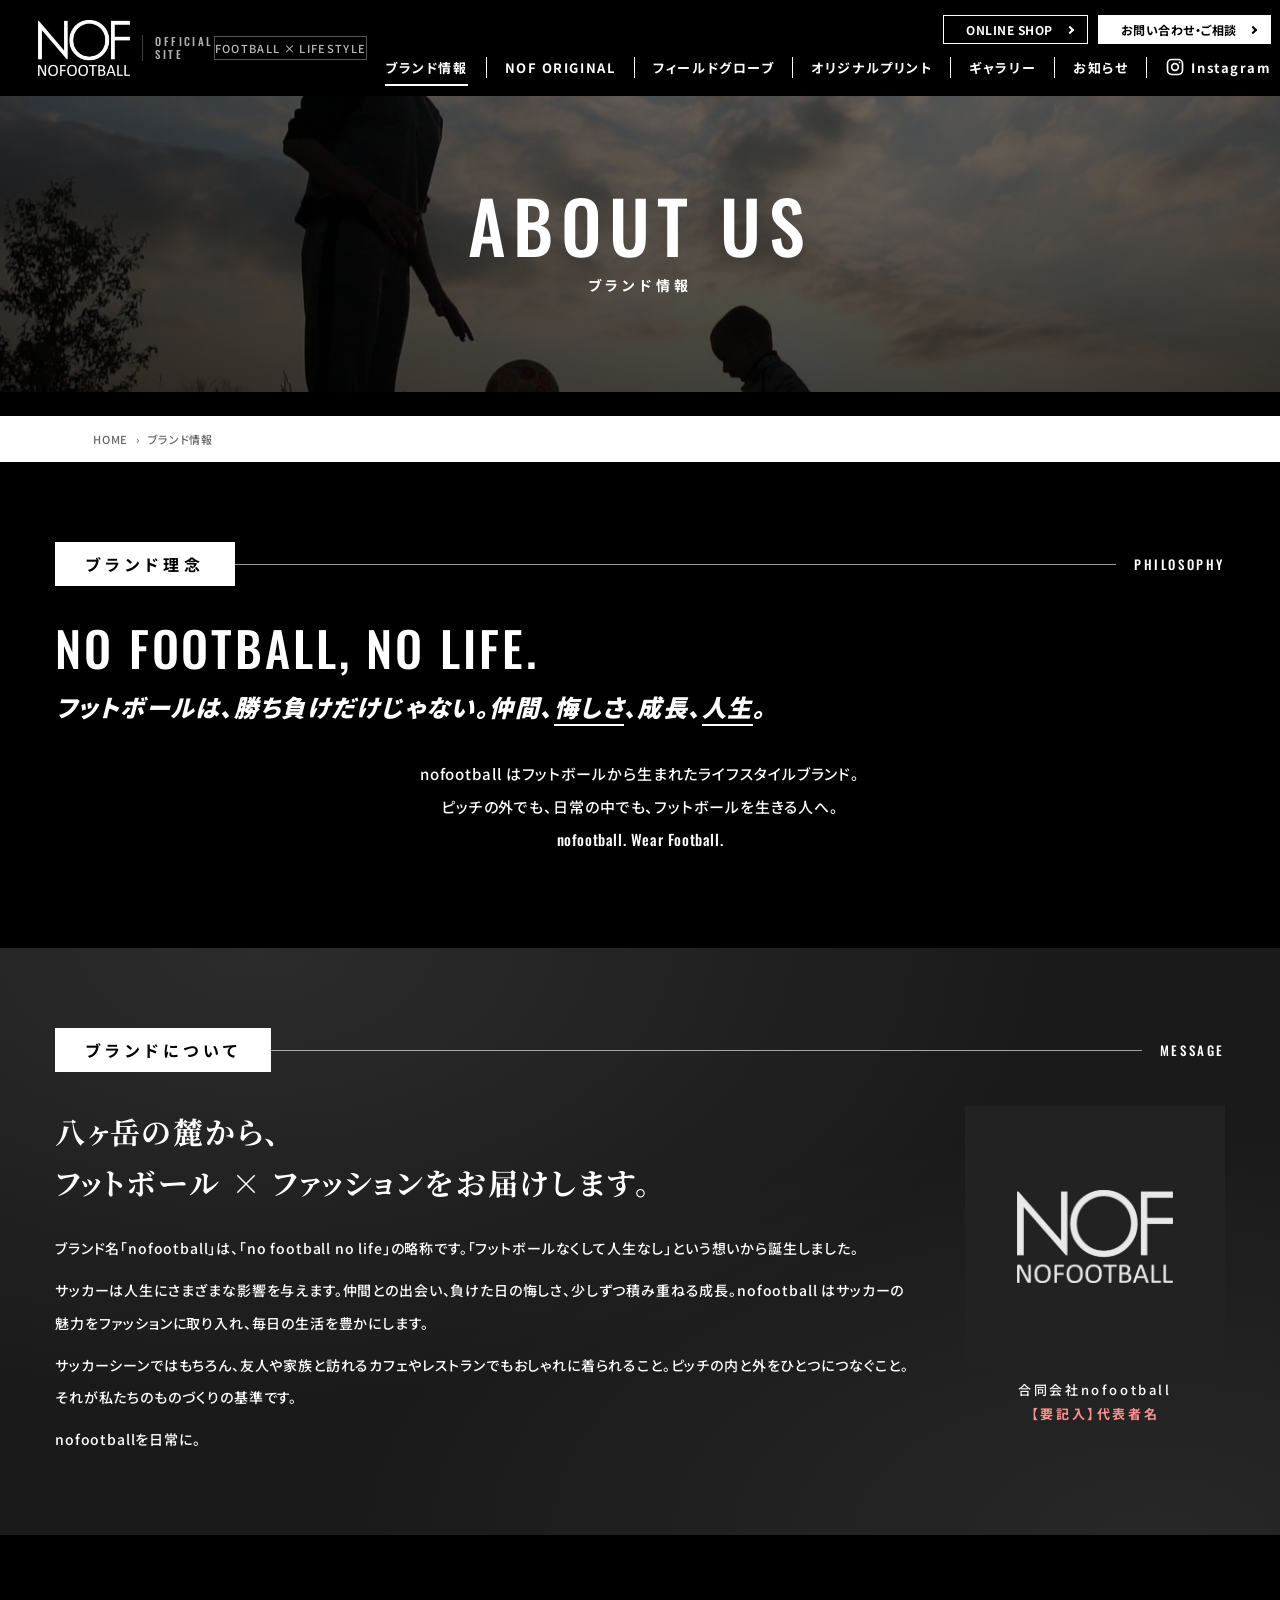
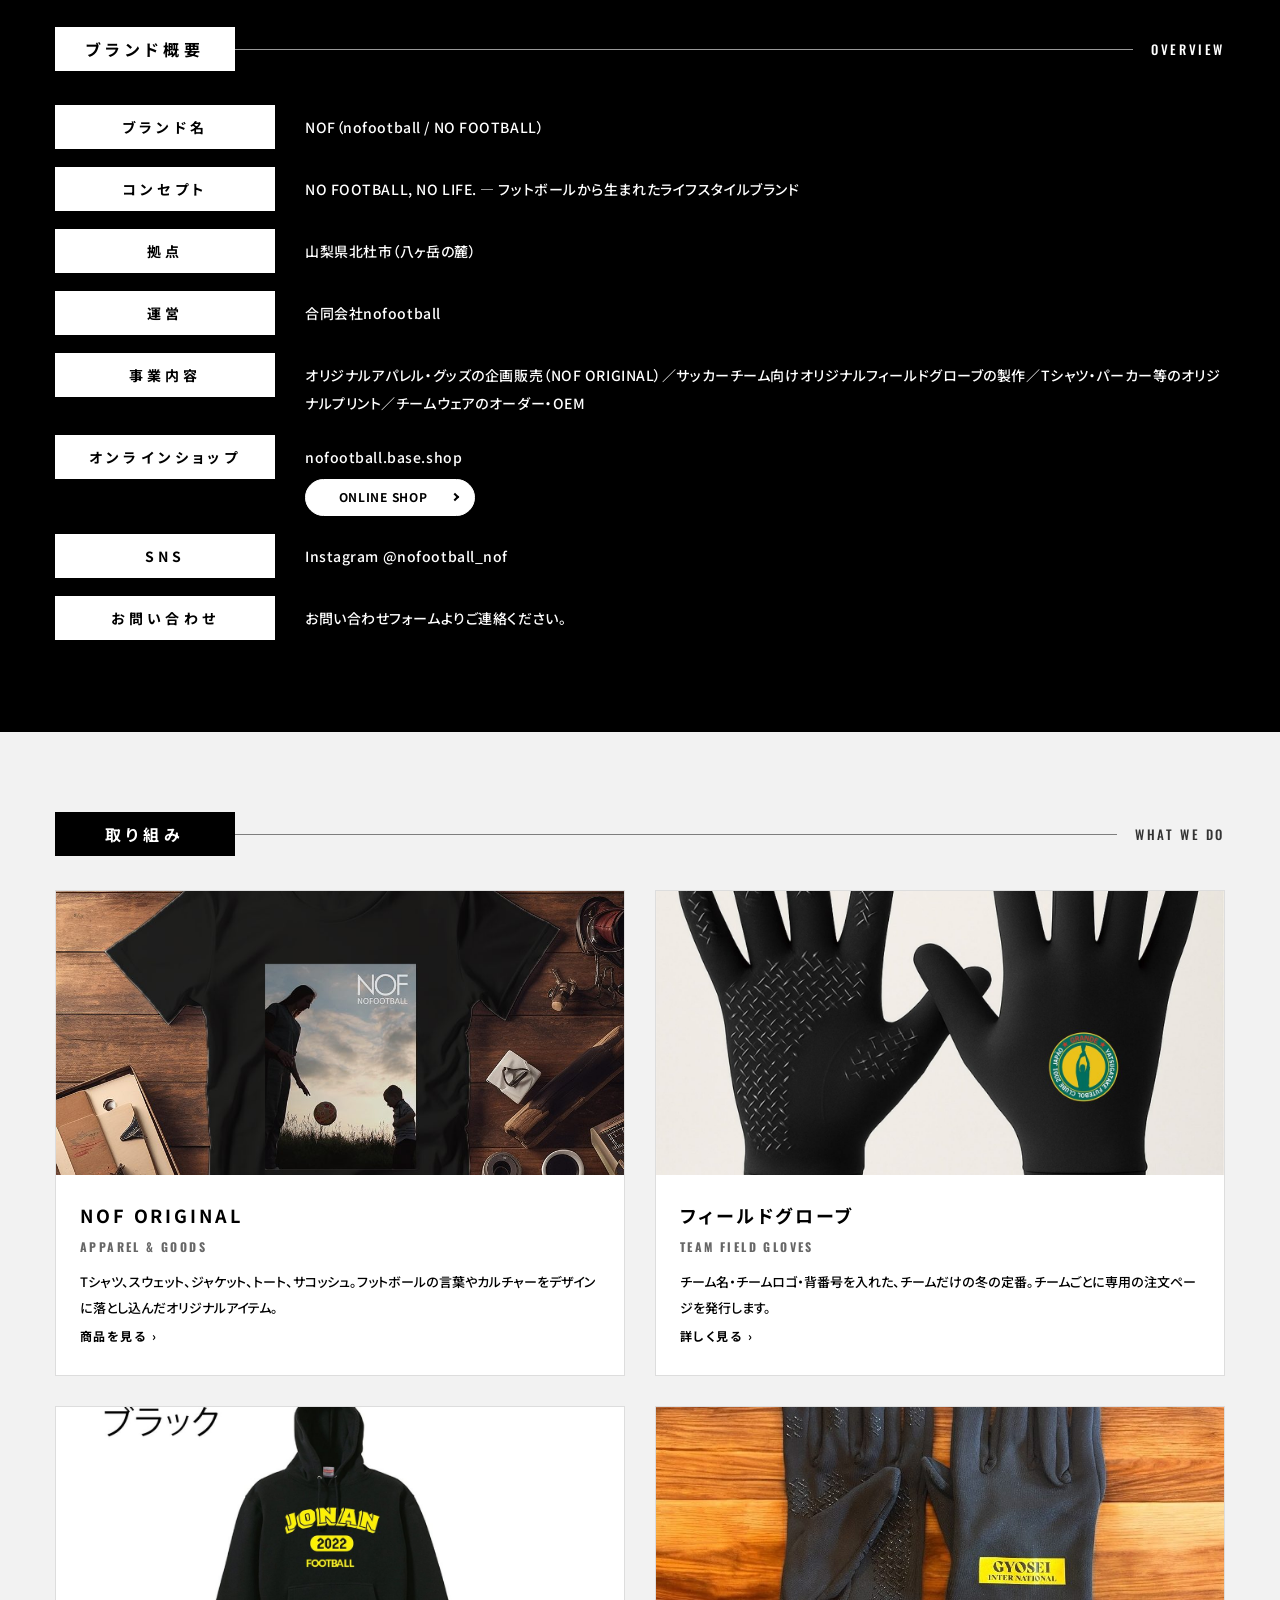
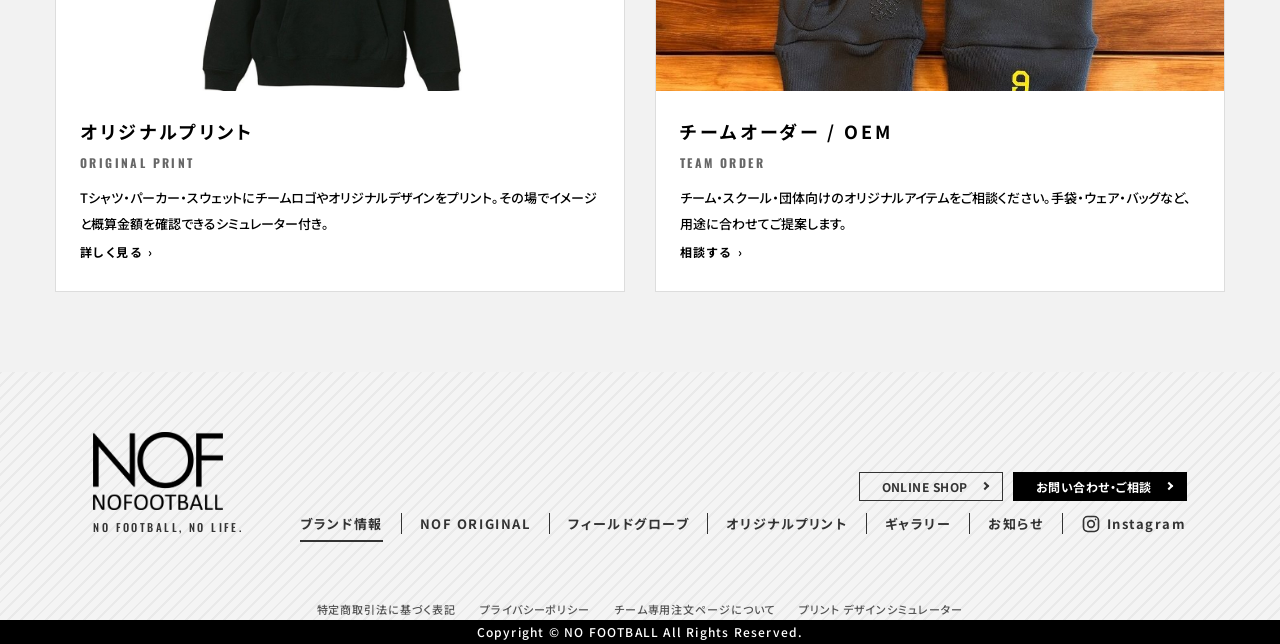
<file: about.html>
<!DOCTYPE html>
<html lang="ja">
<head>
<meta charset="utf-8">
<meta name="viewport" content="width=device-width, initial-scale=1">
<title>ブランド情報 ｜ NO FOOTBALL（NOF）公式サイト</title>
<meta name="description" content="NO FOOTBALL（NOF）のブランド理念・メッセージ・ブランド概要。「no football no life」— フットボールなくして人生なし、という想いから八ヶ岳の麓で生まれました。">
<meta name="theme-color" content="#000000">
<meta property="og:type" content="website">
<meta property="og:title" content="ブランド情報 ｜ NO FOOTBALL（NOF）公式サイト">
<meta property="og:description" content="NO FOOTBALL（NOF）のブランド理念・メッセージ・ブランド概要。「no football no life」— フットボールなくして人生なし、という想いから八ヶ岳の麓で生まれました。">
<meta property="og:image" content="assets/images/hp/og.jpg">
<meta name="twitter:card" content="summary_large_image">
<link rel="preconnect" href="https://fonts.googleapis.com">
<link rel="preconnect" href="https://fonts.gstatic.com" crossorigin>
<link href="https://fonts.googleapis.com/css2?family=Oswald:wght@400;500;600&family=Noto+Sans+JP:wght@400;500;700;900&family=Noto+Serif+JP:wght@500;700&display=swap" rel="stylesheet">
<link rel="stylesheet" href="assets/css/hp-shell.css">
<link rel="stylesheet" href="assets/css/hp.css">
<link rel="icon" href="data:image/svg+xml,%3Csvg xmlns='http://www.w3.org/2000/svg' viewBox='0 0 32 32'%3E%3Crect width='32' height='32' fill='%23000'/%3E%3Ctext x='16' y='23' font-family='Arial Black,Arial' font-size='16' font-weight='900' fill='%23fff' text-anchor='middle'%3EN%3C/text%3E%3C/svg%3E">
</head>
<body class="hp">
<a class="skip-link" href="#main">本文へスキップ</a>

<!-- ======================================================= HEADER ======= -->
<header class="hp-header" id="hpHeader">
  <a href="index.html" class="hp-header__logo" aria-label="NO FOOTBALL 公式サイト トップへ">
    <img src="assets/images/hp/logo-white.png" width="640" height="383" alt="NOF NOFOOTBALL">
    <span>OFFICIAL<br>SITE</span>
  </a>
  <p class="hp-header__tag">FOOTBALL × LIFESTYLE</p>
  <button class="hp-nav__toggle" type="button" aria-label="メニューを開く" aria-expanded="false" aria-controls="hpNav"><span></span><span></span><span></span></button>
  <nav class="hp-nav" id="hpNav" aria-label="サイト内メニュー">
    <ul class="hp-nav__other">
      <li><a href="https://nofootball.base.shop/" data-link-shop>ONLINE SHOP</a></li>
      <li><a href="contact.html" class="is-cv">お問い合わせ・ご相談</a></li>
    </ul>
    <ul class="hp-nav__list">
      <li><a href="about.html">ブランド情報</a></li>
      <li><a href="products.html">NOF ORIGINAL</a></li>
      <li><a href="gloves.html">フィールドグローブ</a></li>
      <li><a href="オリジナルプリント/">オリジナルプリント</a></li>
      <li><a href="gallery.html">ギャラリー</a></li>
      <li><a href="news.html">お知らせ</a></li>
      <li><a href="https://www.instagram.com/nofootball_nof/" data-link-instagram class="ico-insta"><svg viewBox="0 0 24 24" aria-hidden="true" fill="none" stroke="currentColor" stroke-width="2"><rect x="3" y="3" width="18" height="18" rx="5"/><circle cx="12" cy="12" r="4"/><circle cx="17.5" cy="6.5" r="1" fill="currentColor" stroke="none"/></svg>Instagram</a></li>
    </ul>
  </nav>
</header>

<main id="main" class="about">
  <section class="page-hero">
    <img src="assets/images/hp/hero-01.jpg" alt="" width="1920" height="1080">
    <div class="page-hero__in">
      <h1>About Us</h1>
      <p>ブランド情報</p>
    </div>
  </section>
  <ol class="breadcrumb hp-wrap" aria-label="現在地">
    <li><a href="index.html">HOME</a></li><li>ブランド情報</li>
  </ol>

  <section class="sec sec--dark">
    <div class="hp-wrap">
      <div class="label-head anim">
        <span class="label-head__box">ブランド理念</span>
        <span class="label-head__line"></span>
        <span class="label-head__en">PHILOSOPHY</span>
      </div>
      <p class="lead-en anim">No Football, No Life.</p>
      <p class="lead-jp anim">フットボールは、勝ち負けだけじゃない。仲間、<em>悔しさ</em>、成長、<em>人生</em>。</p>
      <p class="para para--center anim">
        nofootball はフットボールから生まれたライフスタイルブランド。<br>
        ピッチの外でも、日常の中でも、フットボールを生きる人へ。<br>
        <span class="en">nofootball. Wear Football.</span>
      </p>
    </div>
  </section>

  <section class="sec sec--texture">
    <div class="hp-wrap">
      <div class="label-head anim">
        <span class="label-head__box">ブランドについて</span>
        <span class="label-head__line"></span>
        <span class="label-head__en">MESSAGE</span>
      </div>
      <div class="message anim">
        <div>
          <h2 class="message__title mincho">八ヶ岳の麓から、<br>フットボール × ファッションをお届けします。</h2>
          <div class="message__body">
            <p>ブランド名「nofootball」は、「no football no life」の略称です。「フットボールなくして人生なし」という想いから誕生しました。</p>
            <p>サッカーは人生にさまざまな影響を与えます。仲間との出会い、負けた日の悔しさ、少しずつ積み重ねる成長。nofootball はサッカーの魅力をファッションに取り入れ、毎日の生活を豊かにします。</p>
            <p>サッカーシーンではもちろん、友人や家族と訪れるカフェやレストランでもおしゃれに着られること。ピッチの内と外をひとつにつなぐこと。それが私たちのものづくりの基準です。</p>
            <p>nofootballを日常に。</p>
          </div>
        </div>
        <figure class="message__fig">
          <div class="fig"><img src="assets/images/hp/logo-white.png" alt="" style="width:60%;height:auto;object-fit:contain;opacity:.9"></div>
          <figcaption>合同会社nofootball<br><span class="todo">【要記入】代表者名</span></figcaption>
        </figure>
      </div>
    </div>
  </section>

  <section class="sec sec--dark">
    <div class="hp-wrap">
      <div class="label-head anim">
        <span class="label-head__box">ブランド概要</span>
        <span class="label-head__line"></span>
        <span class="label-head__en">OVERVIEW</span>
      </div>
      <dl class="info-table anim">
        <dt>ブランド名</dt><dd>NOF（nofootball / NO FOOTBALL）</dd>
        <dt>コンセプト</dt><dd>NO FOOTBALL, NO LIFE. — フットボールから生まれたライフスタイルブランド</dd>
        <dt>拠点</dt><dd>山梨県北杜市（八ヶ岳の麓）</dd>
        <dt>運営</dt><dd>合同会社nofootball</dd>
        <dt>事業内容</dt><dd>オリジナルアパレル・グッズの企画販売（NOF ORIGINAL）／サッカーチーム向けオリジナルフィールドグローブの製作／Tシャツ・パーカー等のオリジナルプリント／チームウェアのオーダー・OEM</dd>
        <dt>オンラインショップ</dt><dd><a href="https://nofootball.base.shop/" data-link-shop>nofootball.base.shop</a><br><a href="https://nofootball.base.shop/" class="link-btn link-btn--white" data-link-shop>ONLINE SHOP</a></dd>
        <dt>SNS</dt><dd><a href="https://www.instagram.com/nofootball_nof/" data-link-instagram>Instagram @nofootball_nof</a></dd>
        <dt>お問い合わせ</dt><dd><a href="contact.html">お問い合わせフォーム</a>よりご連絡ください。</dd>
      </dl>
    </div>
  </section>

  <section class="sec sec--grey">
    <div class="hp-wrap">
      <div class="label-head anim">
        <span class="label-head__box">取り組み</span>
        <span class="label-head__line"></span>
        <span class="label-head__en">WHAT WE DO</span>
      </div>
      <div class="biz-grid">
        <a href="products.html" class="biz anim">
          <div class="biz__fig"><img src="assets/images/hp/cat-original.jpg" width="1000" height="500" alt="" loading="lazy"></div>
          <div class="biz__body">
            <h3 class="biz__title">NOF ORIGINAL<small>APPAREL &amp; GOODS</small></h3>
            <p class="biz__text">Tシャツ、スウェット、ジャケット、トート、サコッシュ。フットボールの言葉やカルチャーをデザインに落とし込んだオリジナルアイテム。</p>
            <span class="biz__more">商品を見る</span>
          </div>
        </a>
        <a href="gloves.html" class="biz anim">
          <div class="biz__fig"><img src="assets/images/hp/cat-gloves.jpg" width="1400" height="700" alt="" loading="lazy"></div>
          <div class="biz__body">
            <h3 class="biz__title">フィールドグローブ<small>TEAM FIELD GLOVES</small></h3>
            <p class="biz__text">チーム名・チームロゴ・背番号を入れた、チームだけの冬の定番。チームごとに専用の注文ページを発行します。</p>
            <span class="biz__more">詳しく見る</span>
          </div>
        </a>
        <a href="オリジナルプリント/" class="biz anim">
          <div class="biz__fig"><img src="assets/images/hp/cat-print.jpg" width="1400" height="700" alt="" loading="lazy"></div>
          <div class="biz__body">
            <h3 class="biz__title">オリジナルプリント<small>ORIGINAL PRINT</small></h3>
            <p class="biz__text">Tシャツ・パーカー・スウェットにチームロゴやオリジナルデザインをプリント。その場でイメージと概算金額を確認できるシミュレーター付き。</p>
            <span class="biz__more">詳しく見る</span>
          </div>
        </a>
        <a href="contact.html" class="biz anim">
          <div class="biz__fig"><img src="assets/images/hp/cat-team.jpg" width="896" height="448" alt="" loading="lazy"></div>
          <div class="biz__body">
            <h3 class="biz__title">チームオーダー / OEM<small>TEAM ORDER</small></h3>
            <p class="biz__text">チーム・スクール・団体向けのオリジナルアイテムをご相談ください。手袋・ウェア・バッグなど、用途に合わせてご提案します。</p>
            <span class="biz__more">相談する</span>
          </div>
        </a>
      </div>
    </div>
  </section>

</main>

<!-- ======================================================= FOOTER ======= -->
<footer class="hp-footer line-bg-light">
  <div class="hp-wrap hp-footer__in">
    <a href="index.html" class="hp-footer__logo">
      <img src="assets/images/hp/logo-black.png" width="640" height="383" alt="NOF NOFOOTBALL">
      <small>NO FOOTBALL, NO LIFE.</small>
    </a>
    <nav class="hp-nav" aria-label="フッターメニュー">
    <ul class="hp-nav__other">
      <li><a href="https://nofootball.base.shop/" data-link-shop>ONLINE SHOP</a></li>
      <li><a href="contact.html" class="is-cv">お問い合わせ・ご相談</a></li>
    </ul>
    <ul class="hp-nav__list">
      <li><a href="about.html">ブランド情報</a></li>
      <li><a href="products.html">NOF ORIGINAL</a></li>
      <li><a href="gloves.html">フィールドグローブ</a></li>
      <li><a href="オリジナルプリント/">オリジナルプリント</a></li>
      <li><a href="gallery.html">ギャラリー</a></li>
      <li><a href="news.html">お知らせ</a></li>
      <li><a href="https://www.instagram.com/nofootball_nof/" data-link-instagram class="ico-insta"><svg viewBox="0 0 24 24" aria-hidden="true" fill="none" stroke="currentColor" stroke-width="2"><rect x="3" y="3" width="18" height="18" rx="5"/><circle cx="12" cy="12" r="4"/><circle cx="17.5" cy="6.5" r="1" fill="currentColor" stroke="none"/></svg>Instagram</a></li>
    </ul>
    </nav>
  </div>
  <ul class="hp-footer__legal">
    <li><a href="tokusho.html">特定商取引法に基づく表記</a></li>
    <li><a href="privacy.html">プライバシーポリシー</a></li>
    <li><a href="gloves.html#store">チーム専用注文ページについて</a></li>
    <li><a href="オリジナルプリント/design.html">プリント デザインシミュレーター</a></li>
  </ul>
  <p class="hp-footer__copy">Copyright © NO FOOTBALL All Rights Reserved.</p>
</footer>
<button class="pagetop" type="button" aria-label="ページの先頭へ戻る"></button>

<script src="assets/js/site-config.js"></script>
<script src="assets/js/news-data.js"></script>
<script src="assets/js/hp.js"></script>
</body>
</html>
</file>
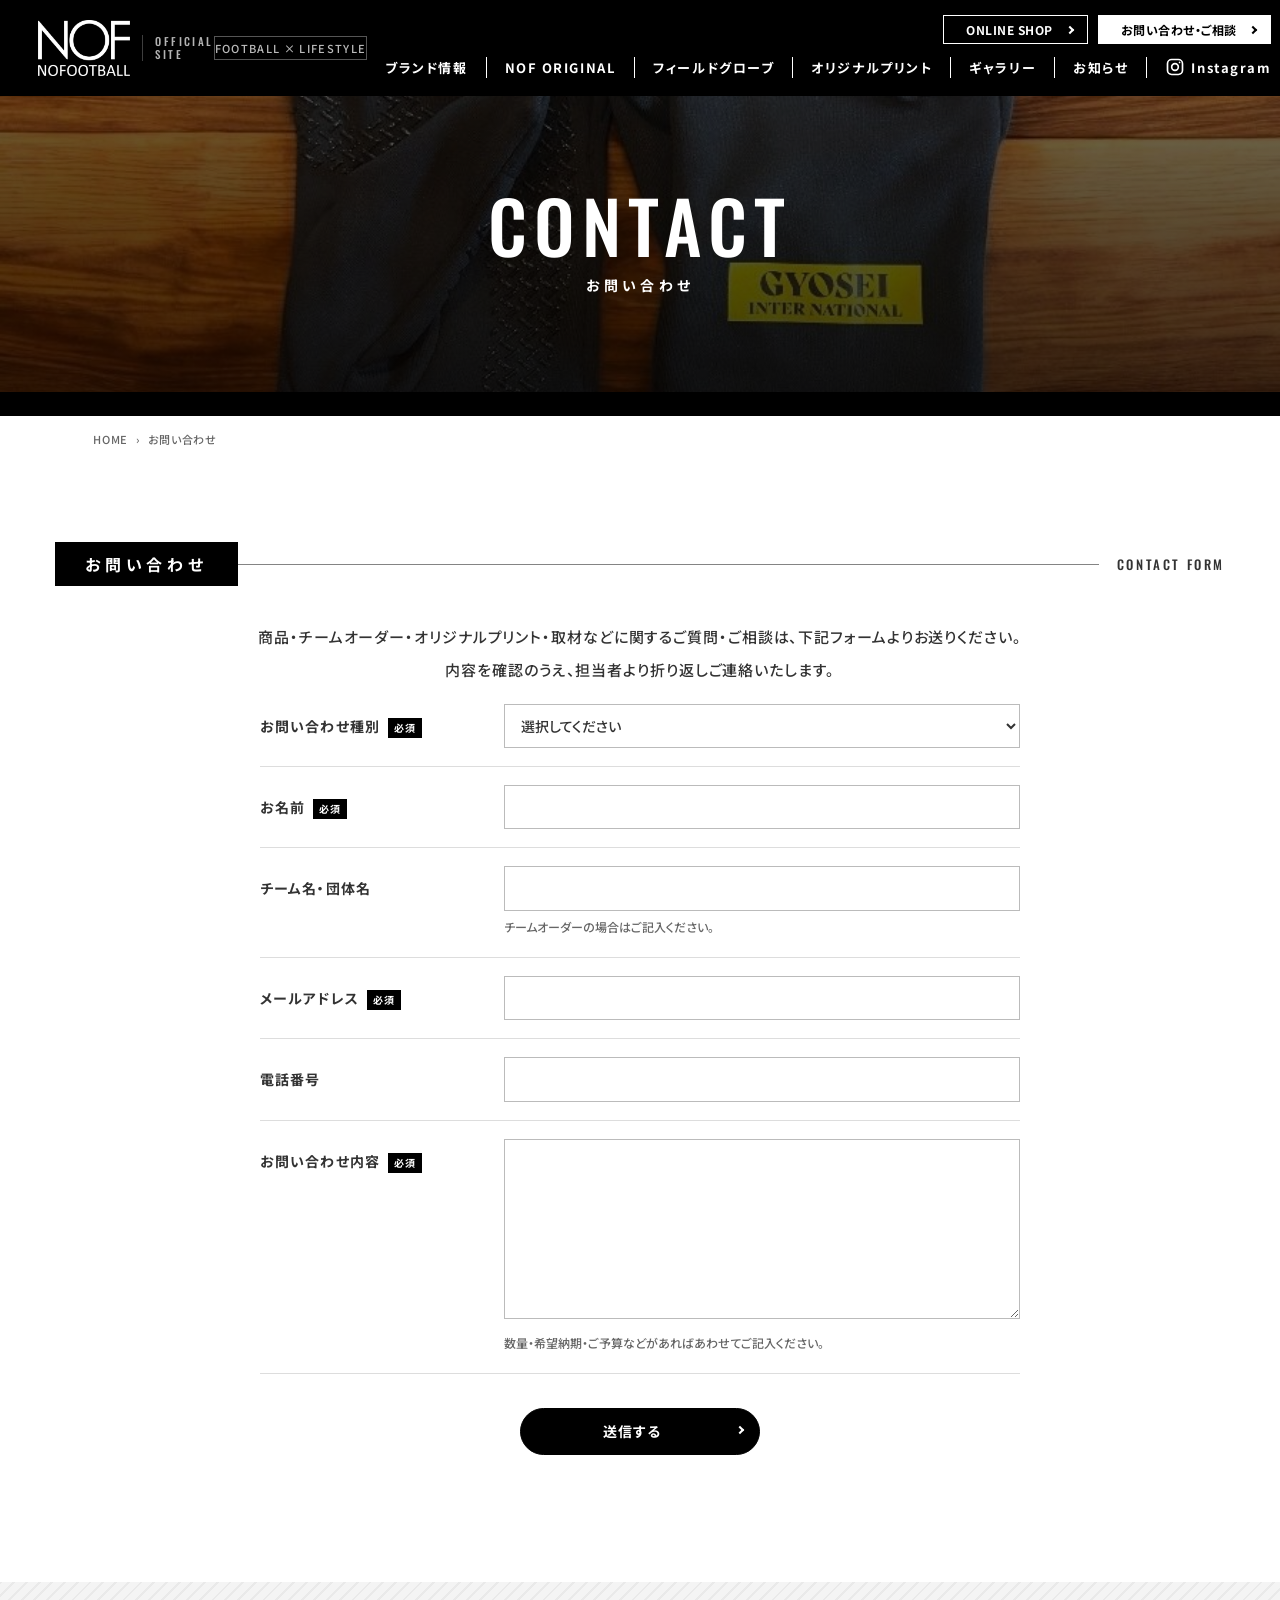
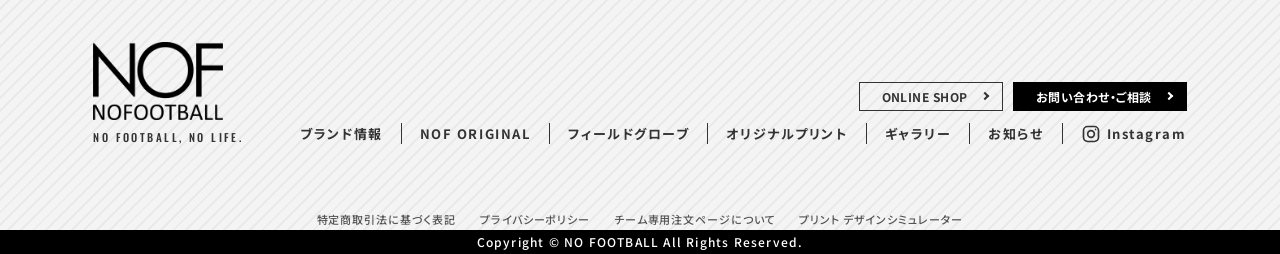
<file: contact.html>
<!DOCTYPE html>
<html lang="ja">
<head>
<meta charset="utf-8">
<meta name="viewport" content="width=device-width, initial-scale=1">
<title>お問い合わせ ｜ NO FOOTBALL（NOF）公式サイト</title>
<meta name="description" content="NO FOOTBALL（NOF）へのお問い合わせ・ご相談。商品、チームオーダー、オリジナルプリント、取材などお気軽にご連絡ください。">
<meta name="theme-color" content="#000000">
<meta property="og:type" content="website">
<meta property="og:title" content="お問い合わせ ｜ NO FOOTBALL（NOF）公式サイト">
<meta property="og:description" content="NO FOOTBALL（NOF）へのお問い合わせ・ご相談。商品、チームオーダー、オリジナルプリント、取材などお気軽にご連絡ください。">
<meta property="og:image" content="assets/images/hp/og.jpg">
<meta name="twitter:card" content="summary_large_image">
<link rel="preconnect" href="https://fonts.googleapis.com">
<link rel="preconnect" href="https://fonts.gstatic.com" crossorigin>
<link href="https://fonts.googleapis.com/css2?family=Oswald:wght@400;500;600&family=Noto+Sans+JP:wght@400;500;700;900&family=Noto+Serif+JP:wght@500;700&display=swap" rel="stylesheet">
<link rel="stylesheet" href="assets/css/hp-shell.css">
<link rel="stylesheet" href="assets/css/hp.css">
<link rel="icon" href="data:image/svg+xml,%3Csvg xmlns='http://www.w3.org/2000/svg' viewBox='0 0 32 32'%3E%3Crect width='32' height='32' fill='%23000'/%3E%3Ctext x='16' y='23' font-family='Arial Black,Arial' font-size='16' font-weight='900' fill='%23fff' text-anchor='middle'%3EN%3C/text%3E%3C/svg%3E">
</head>
<body class="hp">
<a class="skip-link" href="#main">本文へスキップ</a>

<!-- ======================================================= HEADER ======= -->
<header class="hp-header" id="hpHeader">
  <a href="index.html" class="hp-header__logo" aria-label="NO FOOTBALL 公式サイト トップへ">
    <img src="assets/images/hp/logo-white.png" width="640" height="383" alt="NOF NOFOOTBALL">
    <span>OFFICIAL<br>SITE</span>
  </a>
  <p class="hp-header__tag">FOOTBALL × LIFESTYLE</p>
  <button class="hp-nav__toggle" type="button" aria-label="メニューを開く" aria-expanded="false" aria-controls="hpNav"><span></span><span></span><span></span></button>
  <nav class="hp-nav" id="hpNav" aria-label="サイト内メニュー">
    <ul class="hp-nav__other">
      <li><a href="https://nofootball.base.shop/" data-link-shop>ONLINE SHOP</a></li>
      <li><a href="contact.html" class="is-cv">お問い合わせ・ご相談</a></li>
    </ul>
    <ul class="hp-nav__list">
      <li><a href="about.html">ブランド情報</a></li>
      <li><a href="products.html">NOF ORIGINAL</a></li>
      <li><a href="gloves.html">フィールドグローブ</a></li>
      <li><a href="オリジナルプリント/">オリジナルプリント</a></li>
      <li><a href="gallery.html">ギャラリー</a></li>
      <li><a href="news.html">お知らせ</a></li>
      <li><a href="https://www.instagram.com/nofootball_nof/" data-link-instagram class="ico-insta"><svg viewBox="0 0 24 24" aria-hidden="true" fill="none" stroke="currentColor" stroke-width="2"><rect x="3" y="3" width="18" height="18" rx="5"/><circle cx="12" cy="12" r="4"/><circle cx="17.5" cy="6.5" r="1" fill="currentColor" stroke="none"/></svg>Instagram</a></li>
    </ul>
  </nav>
</header>

<main id="main" class="contact">
  <section class="page-hero">
    <img src="assets/images/hp/cat-team.jpg" alt="" width="1920" height="1080">
    <div class="page-hero__in">
      <h1>Contact</h1>
      <p>お問い合わせ</p>
    </div>
  </section>
  <ol class="breadcrumb hp-wrap" aria-label="現在地">
    <li><a href="index.html">HOME</a></li><li>お問い合わせ</li>
  </ol>

  <section class="sec sec--light">
    <div class="hp-wrap">
      <div class="label-head anim">
        <span class="label-head__box">お問い合わせ</span>
        <span class="label-head__line"></span>
        <span class="label-head__en">CONTACT FORM</span>
      </div>
      <p class="para para--center anim" style="margin-top:0">
        商品・チームオーダー・オリジナルプリント・取材などに関するご質問・ご相談は、下記フォームよりお送りください。<br>
        内容を確認のうえ、担当者より折り返しご連絡いたします。
      </p>

      <form class="form anim" id="contactForm" novalidate>
        <div class="form__row">
          <label class="form__label" for="cType">お問い合わせ種別<span class="req">必須</span></label>
          <div class="form__field">
            <select id="cType" name="種別" required>
              <option value="">選択してください</option>
              <option>NOF ORIGINAL（商品・在庫）について</option>
              <option>チームオリジナル フィールドグローブについて</option>
              <option>オリジナルプリント（Tシャツ・パーカー等）について</option>
              <option>チームオーダー / OEM のご相談</option>
              <option>取材・コラボレーションについて</option>
              <option>その他</option>
            </select>
          </div>
        </div>
        <div class="form__row">
          <label class="form__label" for="cName">お名前<span class="req">必須</span></label>
          <div class="form__field"><input type="text" id="cName" name="お名前" required autocomplete="name"></div>
        </div>
        <div class="form__row">
          <label class="form__label" for="cTeam">チーム名・団体名</label>
          <div class="form__field"><input type="text" id="cTeam" name="チーム名" autocomplete="organization"><p class="form__note">チームオーダーの場合はご記入ください。</p></div>
        </div>
        <div class="form__row">
          <label class="form__label" for="cMail">メールアドレス<span class="req">必須</span></label>
          <div class="form__field"><input type="email" id="cMail" name="メールアドレス" required autocomplete="email"></div>
        </div>
        <div class="form__row">
          <label class="form__label" for="cTel">電話番号</label>
          <div class="form__field"><input type="tel" id="cTel" name="電話番号" autocomplete="tel"></div>
        </div>
        <div class="form__row">
          <label class="form__label" for="cBody">お問い合わせ内容<span class="req">必須</span></label>
          <div class="form__field"><textarea id="cBody" name="お問い合わせ内容" required></textarea><p class="form__note">数量・希望納期・ご予算などがあればあわせてご記入ください。</p></div>
        </div>
        <input type="text" name="_gotcha" tabindex="-1" autocomplete="off" style="position:absolute;left:-9999px" aria-hidden="true">
        <div class="form__actions">
          <button type="submit" class="link-btn link-btn--lg">送信する</button>
          <p class="form__status" id="contactStatus" role="status" aria-live="polite"></p>
        </div>
      </form>

      <div class="form__alt" id="contactAlt" hidden>
        <p><strong>その他のお問い合わせ方法</strong></p>
        <p data-contact-email-row hidden>メール：<a data-contact-email href="#"></a></p>
        <p>BASE オンラインショップのお問い合わせ：<a href="https://thebase.com/inquiry/nofootball-base-shop" target="_blank" rel="noopener">ショップへのお問い合わせフォーム</a></p>
        <p>Instagram：<a href="https://www.instagram.com/nofootball_nof/" data-link-instagram>@nofootball_nof</a> のDMでも受け付けています。</p>
        <p>オリジナルプリントのお見積もりは <a href="オリジナルプリント/design.html">デザインシミュレーター</a> からも送れます。</p>
      </div>
    </div>
  </section>

</main>

<!-- ======================================================= FOOTER ======= -->
<footer class="hp-footer line-bg-light">
  <div class="hp-wrap hp-footer__in">
    <a href="index.html" class="hp-footer__logo">
      <img src="assets/images/hp/logo-black.png" width="640" height="383" alt="NOF NOFOOTBALL">
      <small>NO FOOTBALL, NO LIFE.</small>
    </a>
    <nav class="hp-nav" aria-label="フッターメニュー">
    <ul class="hp-nav__other">
      <li><a href="https://nofootball.base.shop/" data-link-shop>ONLINE SHOP</a></li>
      <li><a href="contact.html" class="is-cv">お問い合わせ・ご相談</a></li>
    </ul>
    <ul class="hp-nav__list">
      <li><a href="about.html">ブランド情報</a></li>
      <li><a href="products.html">NOF ORIGINAL</a></li>
      <li><a href="gloves.html">フィールドグローブ</a></li>
      <li><a href="オリジナルプリント/">オリジナルプリント</a></li>
      <li><a href="gallery.html">ギャラリー</a></li>
      <li><a href="news.html">お知らせ</a></li>
      <li><a href="https://www.instagram.com/nofootball_nof/" data-link-instagram class="ico-insta"><svg viewBox="0 0 24 24" aria-hidden="true" fill="none" stroke="currentColor" stroke-width="2"><rect x="3" y="3" width="18" height="18" rx="5"/><circle cx="12" cy="12" r="4"/><circle cx="17.5" cy="6.5" r="1" fill="currentColor" stroke="none"/></svg>Instagram</a></li>
    </ul>
    </nav>
  </div>
  <ul class="hp-footer__legal">
    <li><a href="tokusho.html">特定商取引法に基づく表記</a></li>
    <li><a href="privacy.html">プライバシーポリシー</a></li>
    <li><a href="gloves.html#store">チーム専用注文ページについて</a></li>
    <li><a href="オリジナルプリント/design.html">プリント デザインシミュレーター</a></li>
  </ul>
  <p class="hp-footer__copy">Copyright © NO FOOTBALL All Rights Reserved.</p>
</footer>
<button class="pagetop" type="button" aria-label="ページの先頭へ戻る"></button>

<script src="assets/js/site-config.js"></script>
<script src="assets/js/news-data.js"></script>
<script src="assets/js/hp.js"></script>
</body>
</html>
</file>
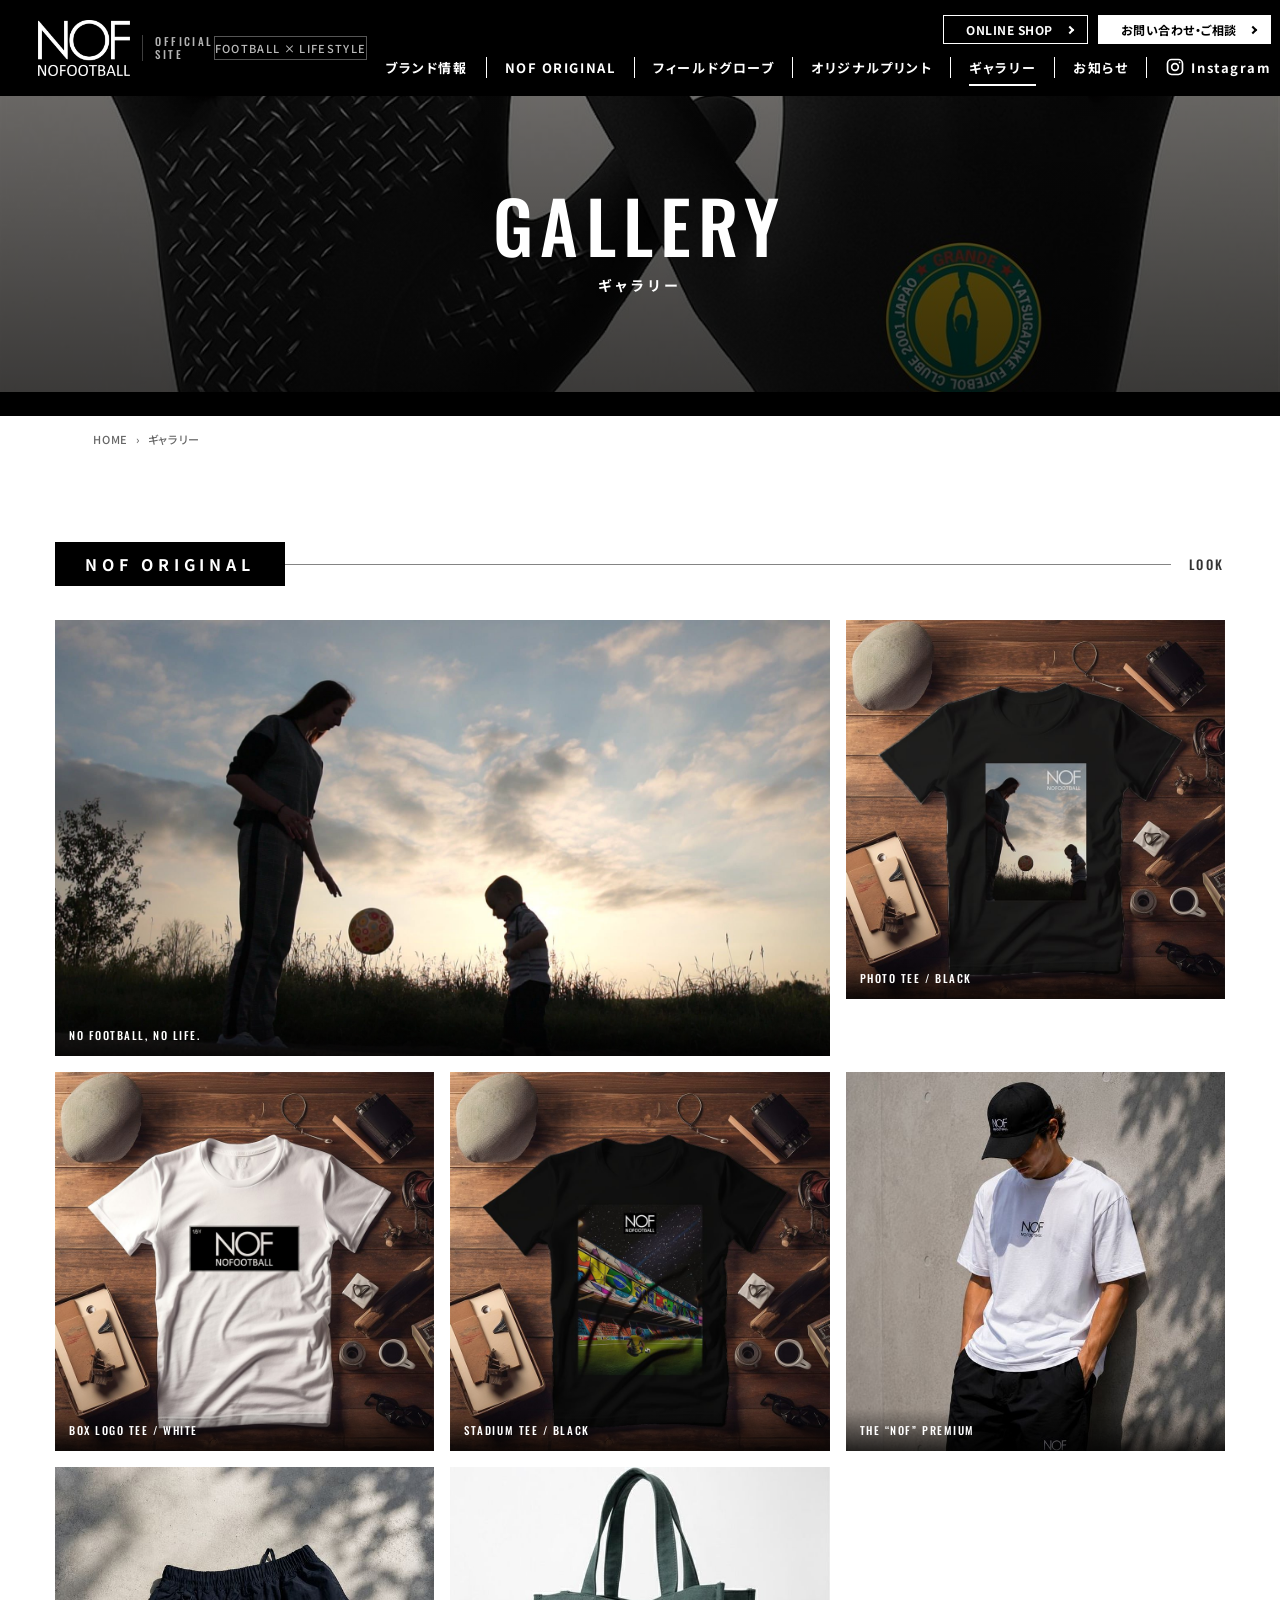
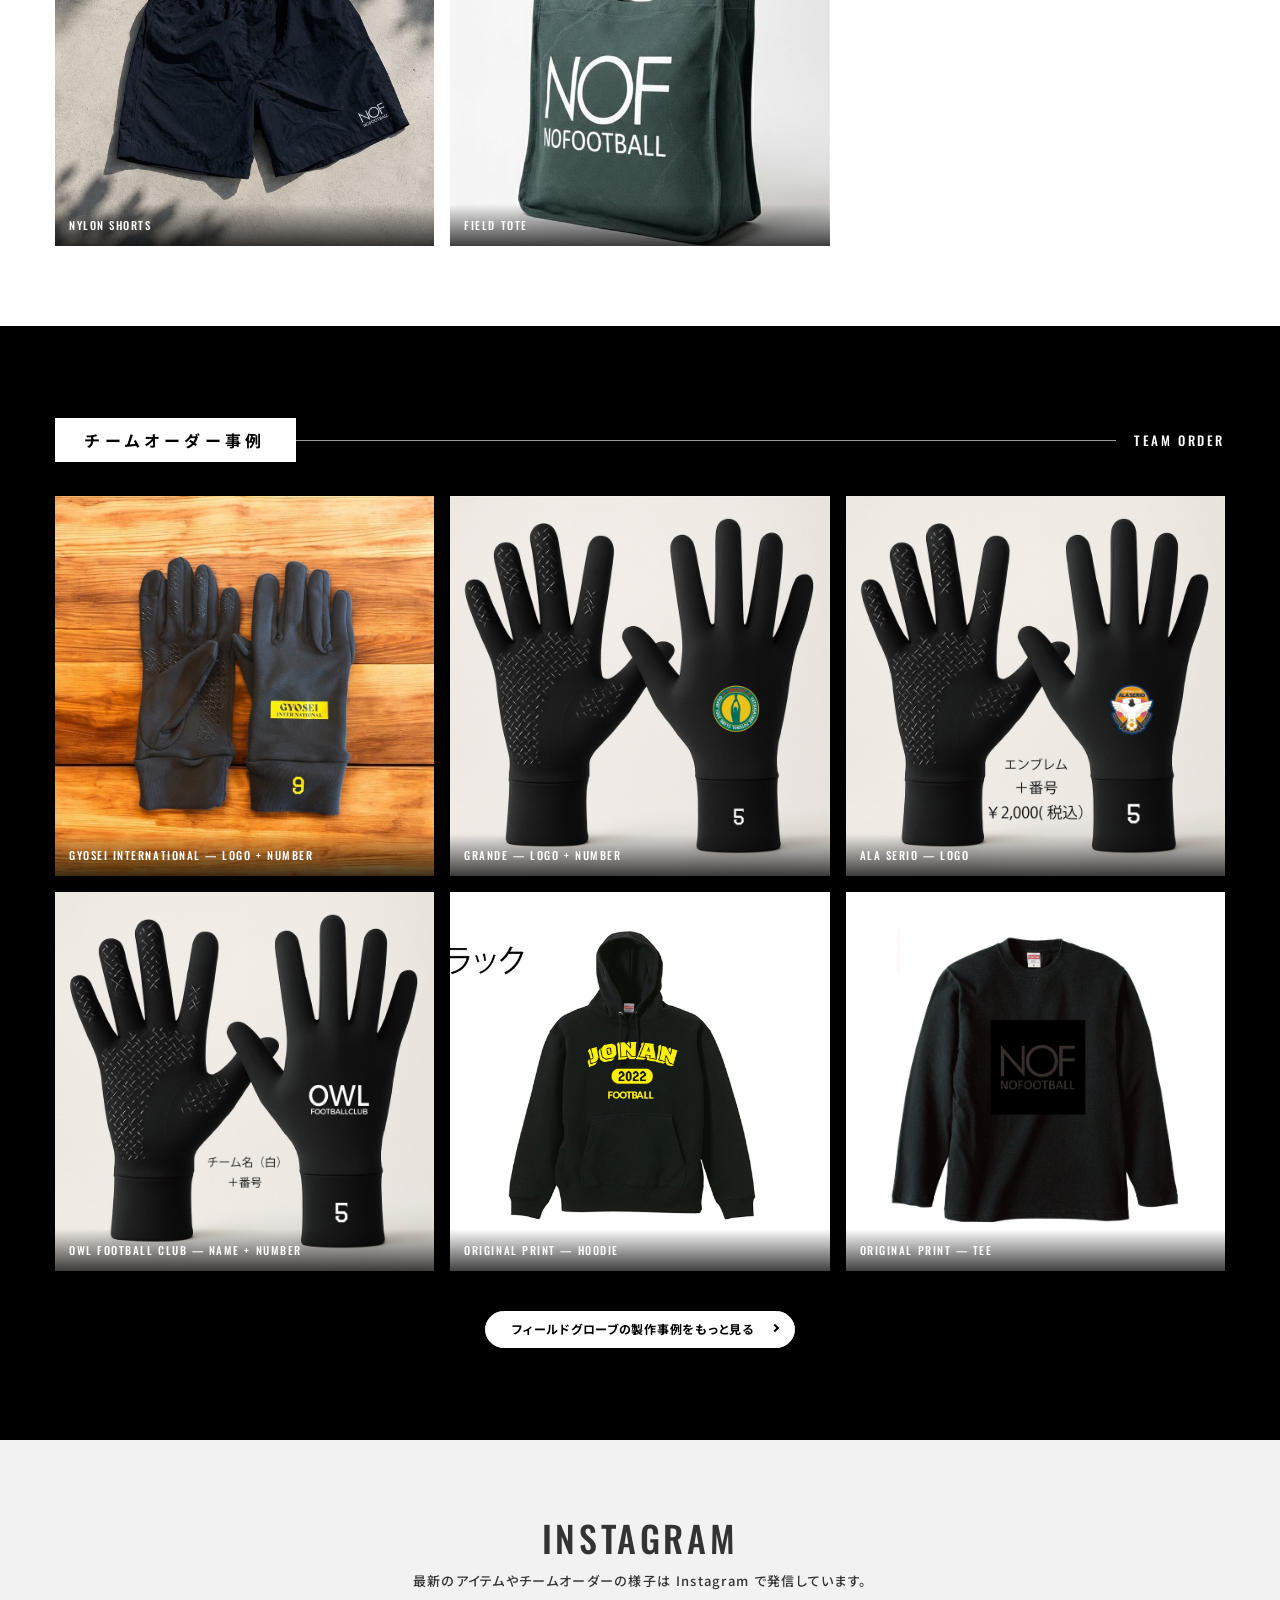
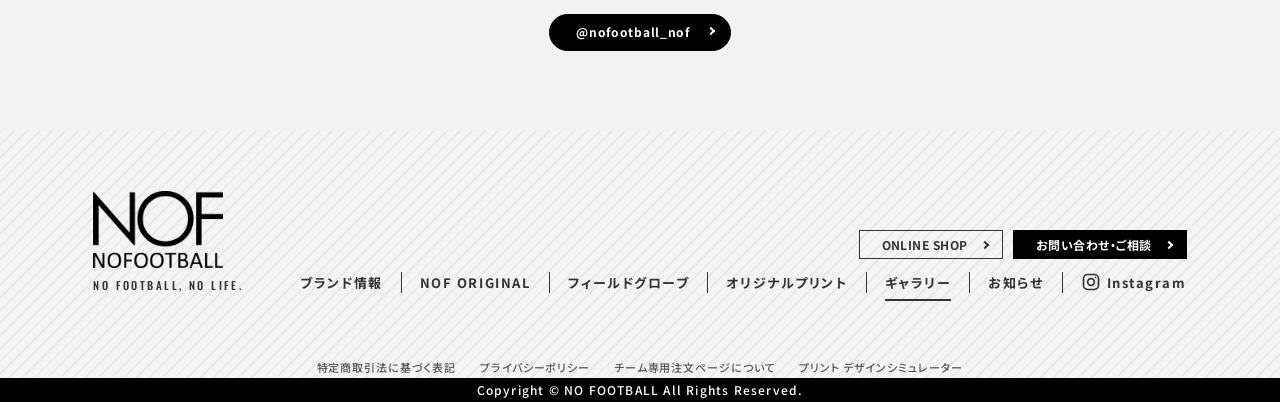
<file: gallery.html>
<!DOCTYPE html>
<html lang="ja">
<head>
<meta charset="utf-8">
<meta name="viewport" content="width=device-width, initial-scale=1">
<title>ギャラリー ｜ NO FOOTBALL（NOF）公式サイト</title>
<meta name="description" content="NO FOOTBALL（NOF）のアイテムと、チームオリジナルの手袋・ウェアの製作事例。">
<meta name="theme-color" content="#000000">
<meta property="og:type" content="website">
<meta property="og:title" content="ギャラリー ｜ NO FOOTBALL（NOF）公式サイト">
<meta property="og:description" content="NO FOOTBALL（NOF）のアイテムと、チームオリジナルの手袋・ウェアの製作事例。">
<meta property="og:image" content="assets/images/hp/og.jpg">
<meta name="twitter:card" content="summary_large_image">
<link rel="preconnect" href="https://fonts.googleapis.com">
<link rel="preconnect" href="https://fonts.gstatic.com" crossorigin>
<link href="https://fonts.googleapis.com/css2?family=Oswald:wght@400;500;600&family=Noto+Sans+JP:wght@400;500;700;900&family=Noto+Serif+JP:wght@500;700&display=swap" rel="stylesheet">
<link rel="stylesheet" href="assets/css/hp-shell.css">
<link rel="stylesheet" href="assets/css/hp.css">
<link rel="icon" href="data:image/svg+xml,%3Csvg xmlns='http://www.w3.org/2000/svg' viewBox='0 0 32 32'%3E%3Crect width='32' height='32' fill='%23000'/%3E%3Ctext x='16' y='23' font-family='Arial Black,Arial' font-size='16' font-weight='900' fill='%23fff' text-anchor='middle'%3EN%3C/text%3E%3C/svg%3E">
</head>
<body class="hp">
<a class="skip-link" href="#main">本文へスキップ</a>

<!-- ======================================================= HEADER ======= -->
<header class="hp-header" id="hpHeader">
  <a href="index.html" class="hp-header__logo" aria-label="NO FOOTBALL 公式サイト トップへ">
    <img src="assets/images/hp/logo-white.png" width="640" height="383" alt="NOF NOFOOTBALL">
    <span>OFFICIAL<br>SITE</span>
  </a>
  <p class="hp-header__tag">FOOTBALL × LIFESTYLE</p>
  <button class="hp-nav__toggle" type="button" aria-label="メニューを開く" aria-expanded="false" aria-controls="hpNav"><span></span><span></span><span></span></button>
  <nav class="hp-nav" id="hpNav" aria-label="サイト内メニュー">
    <ul class="hp-nav__other">
      <li><a href="https://nofootball.base.shop/" data-link-shop>ONLINE SHOP</a></li>
      <li><a href="contact.html" class="is-cv">お問い合わせ・ご相談</a></li>
    </ul>
    <ul class="hp-nav__list">
      <li><a href="about.html">ブランド情報</a></li>
      <li><a href="products.html">NOF ORIGINAL</a></li>
      <li><a href="gloves.html">フィールドグローブ</a></li>
      <li><a href="オリジナルプリント/">オリジナルプリント</a></li>
      <li><a href="gallery.html">ギャラリー</a></li>
      <li><a href="news.html">お知らせ</a></li>
      <li><a href="https://www.instagram.com/nofootball_nof/" data-link-instagram class="ico-insta"><svg viewBox="0 0 24 24" aria-hidden="true" fill="none" stroke="currentColor" stroke-width="2"><rect x="3" y="3" width="18" height="18" rx="5"/><circle cx="12" cy="12" r="4"/><circle cx="17.5" cy="6.5" r="1" fill="currentColor" stroke="none"/></svg>Instagram</a></li>
    </ul>
  </nav>
</header>

<main id="main" class="gallery">
  <section class="page-hero">
    <img src="assets/images/hp/cat-gloves.jpg" alt="" width="1920" height="1080">
    <div class="page-hero__in">
      <h1>Gallery</h1>
      <p>ギャラリー</p>
    </div>
  </section>
  <ol class="breadcrumb hp-wrap" aria-label="現在地">
    <li><a href="index.html">HOME</a></li><li>ギャラリー</li>
  </ol>

  <section class="sec sec--light">
    <div class="hp-wrap">
      <div class="label-head anim">
        <span class="label-head__box">NOF ORIGINAL</span>
        <span class="label-head__line"></span>
        <span class="label-head__en">LOOK</span>
      </div>
      <div class="gallery-grid anim">
        <figure class="is-wide"><img src="assets/images/hp/hero-01.jpg" width="1920" height="1080" alt="夕暮れのピッチ" loading="lazy"><figcaption>NO FOOTBALL, NO LIFE.</figcaption></figure>
        <figure><img src="assets/images/hp/gal-01.jpg" width="900" height="900" alt="NOF フォトTシャツ ブラック" loading="lazy"><figcaption>PHOTO TEE / BLACK</figcaption></figure>
        <figure><img src="assets/images/hp/gal-02.jpg" width="900" height="900" alt="NOF ボックスロゴTシャツ ホワイト" loading="lazy"><figcaption>BOX LOGO TEE / WHITE</figcaption></figure>
        <figure><img src="assets/images/hp/gal-03.jpg" width="900" height="900" alt="NOF スタジアムTシャツ ブラック" loading="lazy"><figcaption>STADIUM TEE / BLACK</figcaption></figure>
        <figure><img src="assets/images/hp/items/145080747.jpg" width="640" height="640" alt="the NOF Premium" loading="lazy"><figcaption>THE “NOF” PREMIUM</figcaption></figure>
        <figure><img src="assets/images/hp/items/144517127.jpg" width="640" height="640" alt="NOF NYLON SHORTS" loading="lazy"><figcaption>NYLON SHORTS</figcaption></figure>
        <figure><img src="assets/images/hp/items/136691828.jpg" width="640" height="640" alt="NOF FIELD TOTE" loading="lazy"><figcaption>FIELD TOTE</figcaption></figure>
      </div>
    </div>
  </section>

  <section class="sec sec--dark">
    <div class="hp-wrap">
      <div class="label-head anim">
        <span class="label-head__box">チームオーダー事例</span>
        <span class="label-head__line"></span>
        <span class="label-head__en">TEAM ORDER</span>
      </div>
      <div class="gallery-grid anim">
        <figure><img src="assets/images/photo-gyosei.jpg" width="896" height="896" alt="GYOSEI INTERNATIONAL のフィールドグローブ" loading="lazy"><figcaption>GYOSEI INTERNATIONAL — LOGO + NUMBER</figcaption></figure>
        <figure><img src="assets/images/glove-grande.jpg" width="1800" height="1800" alt="GRANDE のフィールドグローブ" loading="lazy"><figcaption>GRANDE — LOGO + NUMBER</figcaption></figure>
        <figure><img src="assets/images/glove-alaserio.jpg" width="1800" height="1800" alt="ALA SERIO のフィールドグローブ" loading="lazy"><figcaption>ALA SERIO — LOGO</figcaption></figure>
        <figure><img src="assets/images/glove-owl.jpg" width="1800" height="1800" alt="OWL FOOTBALL CLUB のフィールドグローブ" loading="lazy"><figcaption>OWL FOOTBALL CLUB — NAME + NUMBER</figcaption></figure>
        <figure><img src="assets/images/print-hoodie-black.jpg" width="1800" height="1273" alt="オリジナルプリントのパーカー" loading="lazy"><figcaption>ORIGINAL PRINT — HOODIE</figcaption></figure>
        <figure><img src="assets/images/print-tee-black.jpg" width="1800" height="1273" alt="オリジナルプリントのTシャツ" loading="lazy"><figcaption>ORIGINAL PRINT — TEE</figcaption></figure>
      </div>
      <p style="text-align:center;margin-top:40px"><a href="gloves.html#gallery" class="link-btn link-btn--white">フィールドグローブの製作事例をもっと見る</a></p>
    </div>
  </section>

  <section class="sec sec--grey">
    <div class="hp-wrap insta-cta anim">
      <span class="en">INSTAGRAM</span>
      <p>最新のアイテムやチームオーダーの様子は Instagram で発信しています。</p>
      <a href="https://www.instagram.com/nofootball_nof/" class="link-btn" data-link-instagram>@nofootball_nof</a>
    </div>
  </section>

</main>

<!-- ======================================================= FOOTER ======= -->
<footer class="hp-footer line-bg-light">
  <div class="hp-wrap hp-footer__in">
    <a href="index.html" class="hp-footer__logo">
      <img src="assets/images/hp/logo-black.png" width="640" height="383" alt="NOF NOFOOTBALL">
      <small>NO FOOTBALL, NO LIFE.</small>
    </a>
    <nav class="hp-nav" aria-label="フッターメニュー">
    <ul class="hp-nav__other">
      <li><a href="https://nofootball.base.shop/" data-link-shop>ONLINE SHOP</a></li>
      <li><a href="contact.html" class="is-cv">お問い合わせ・ご相談</a></li>
    </ul>
    <ul class="hp-nav__list">
      <li><a href="about.html">ブランド情報</a></li>
      <li><a href="products.html">NOF ORIGINAL</a></li>
      <li><a href="gloves.html">フィールドグローブ</a></li>
      <li><a href="オリジナルプリント/">オリジナルプリント</a></li>
      <li><a href="gallery.html">ギャラリー</a></li>
      <li><a href="news.html">お知らせ</a></li>
      <li><a href="https://www.instagram.com/nofootball_nof/" data-link-instagram class="ico-insta"><svg viewBox="0 0 24 24" aria-hidden="true" fill="none" stroke="currentColor" stroke-width="2"><rect x="3" y="3" width="18" height="18" rx="5"/><circle cx="12" cy="12" r="4"/><circle cx="17.5" cy="6.5" r="1" fill="currentColor" stroke="none"/></svg>Instagram</a></li>
    </ul>
    </nav>
  </div>
  <ul class="hp-footer__legal">
    <li><a href="tokusho.html">特定商取引法に基づく表記</a></li>
    <li><a href="privacy.html">プライバシーポリシー</a></li>
    <li><a href="gloves.html#store">チーム専用注文ページについて</a></li>
    <li><a href="オリジナルプリント/design.html">プリント デザインシミュレーター</a></li>
  </ul>
  <p class="hp-footer__copy">Copyright © NO FOOTBALL All Rights Reserved.</p>
</footer>
<button class="pagetop" type="button" aria-label="ページの先頭へ戻る"></button>

<script src="assets/js/site-config.js"></script>
<script src="assets/js/news-data.js"></script>
<script src="assets/js/hp.js"></script>
</body>
</html>
</file>
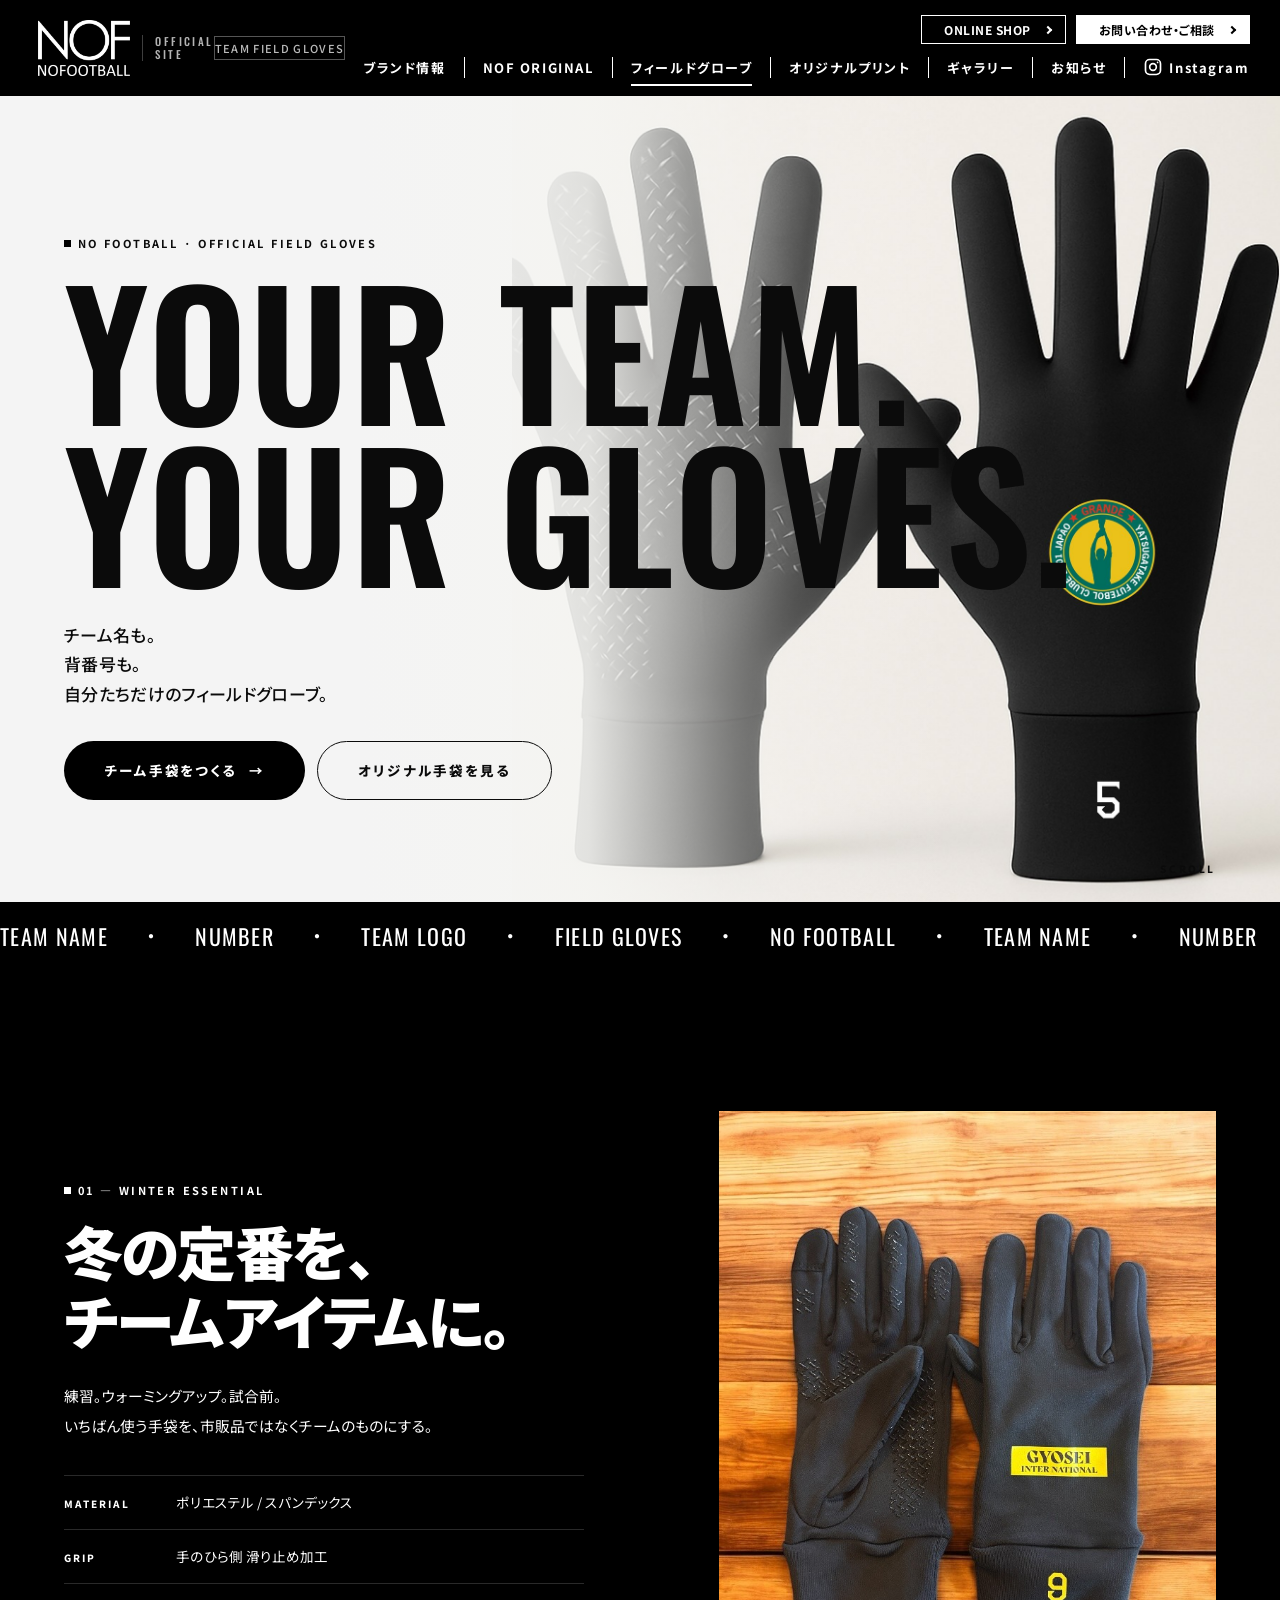
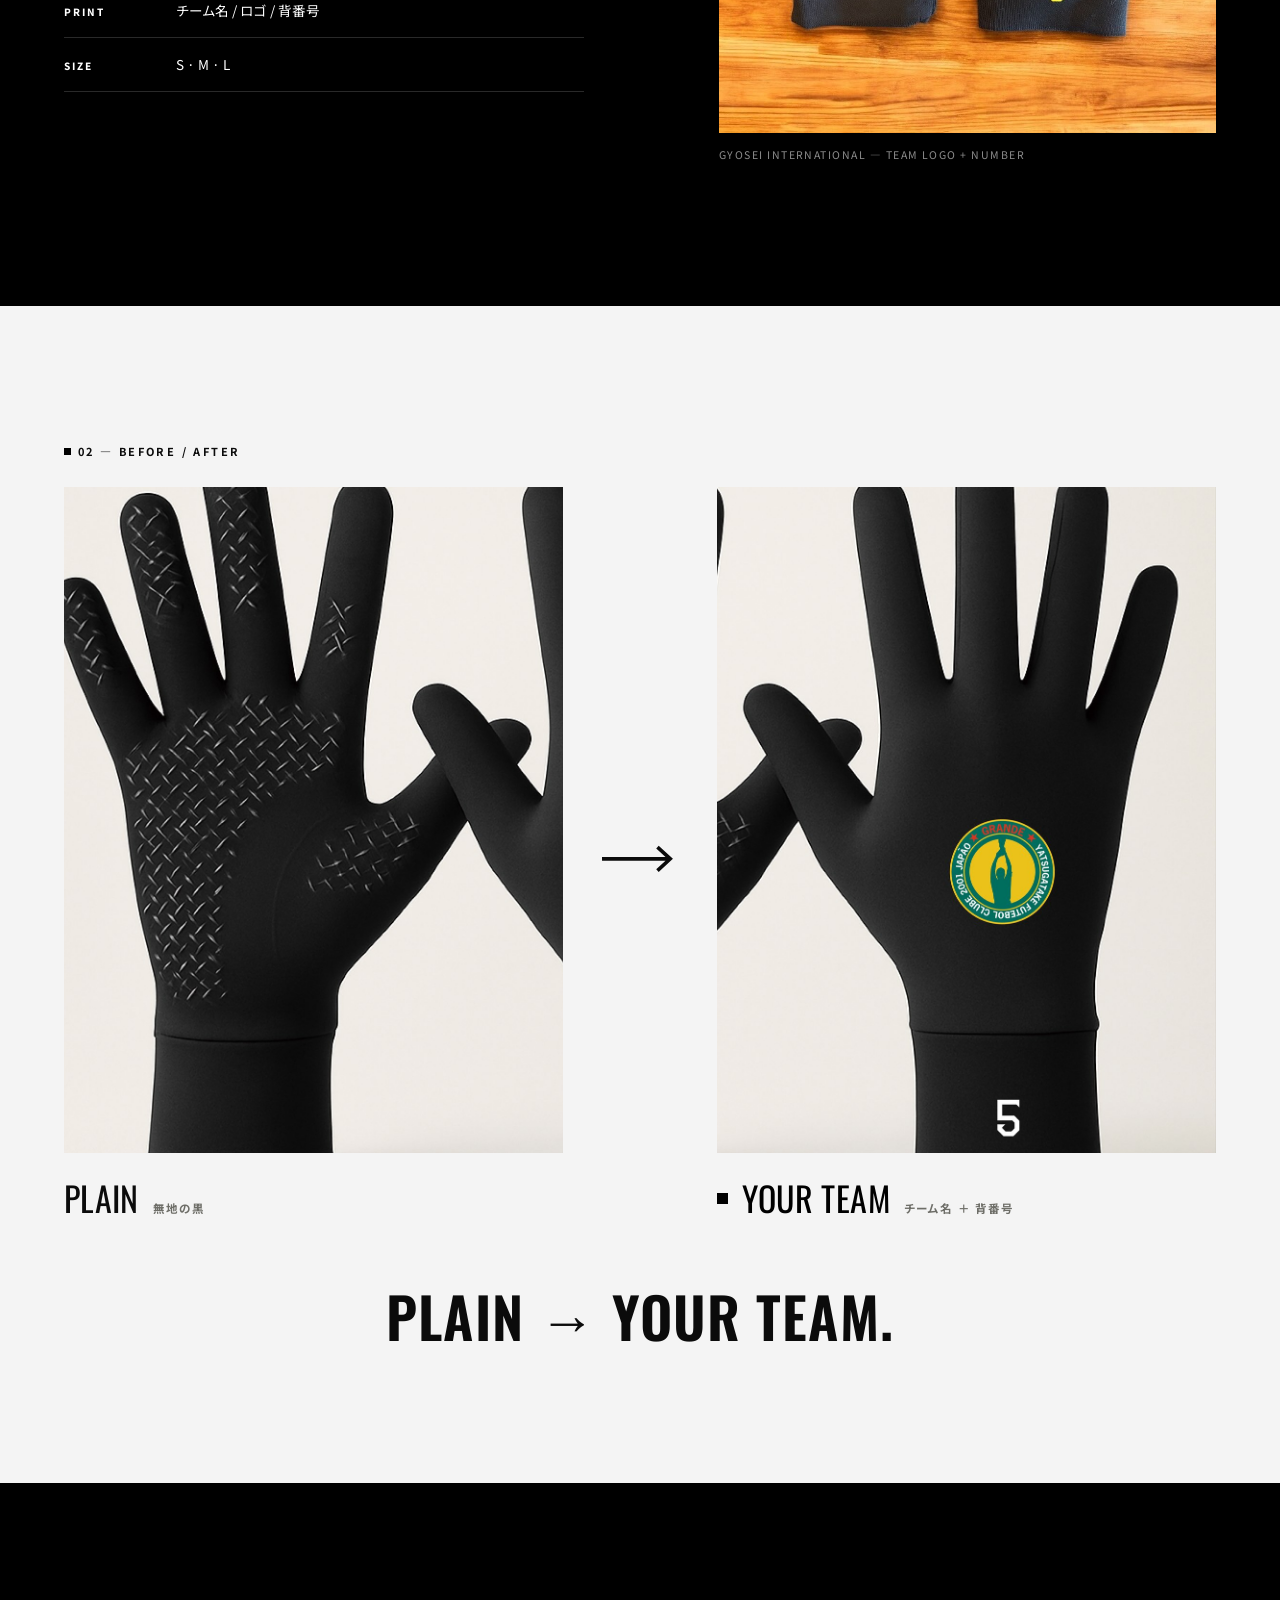
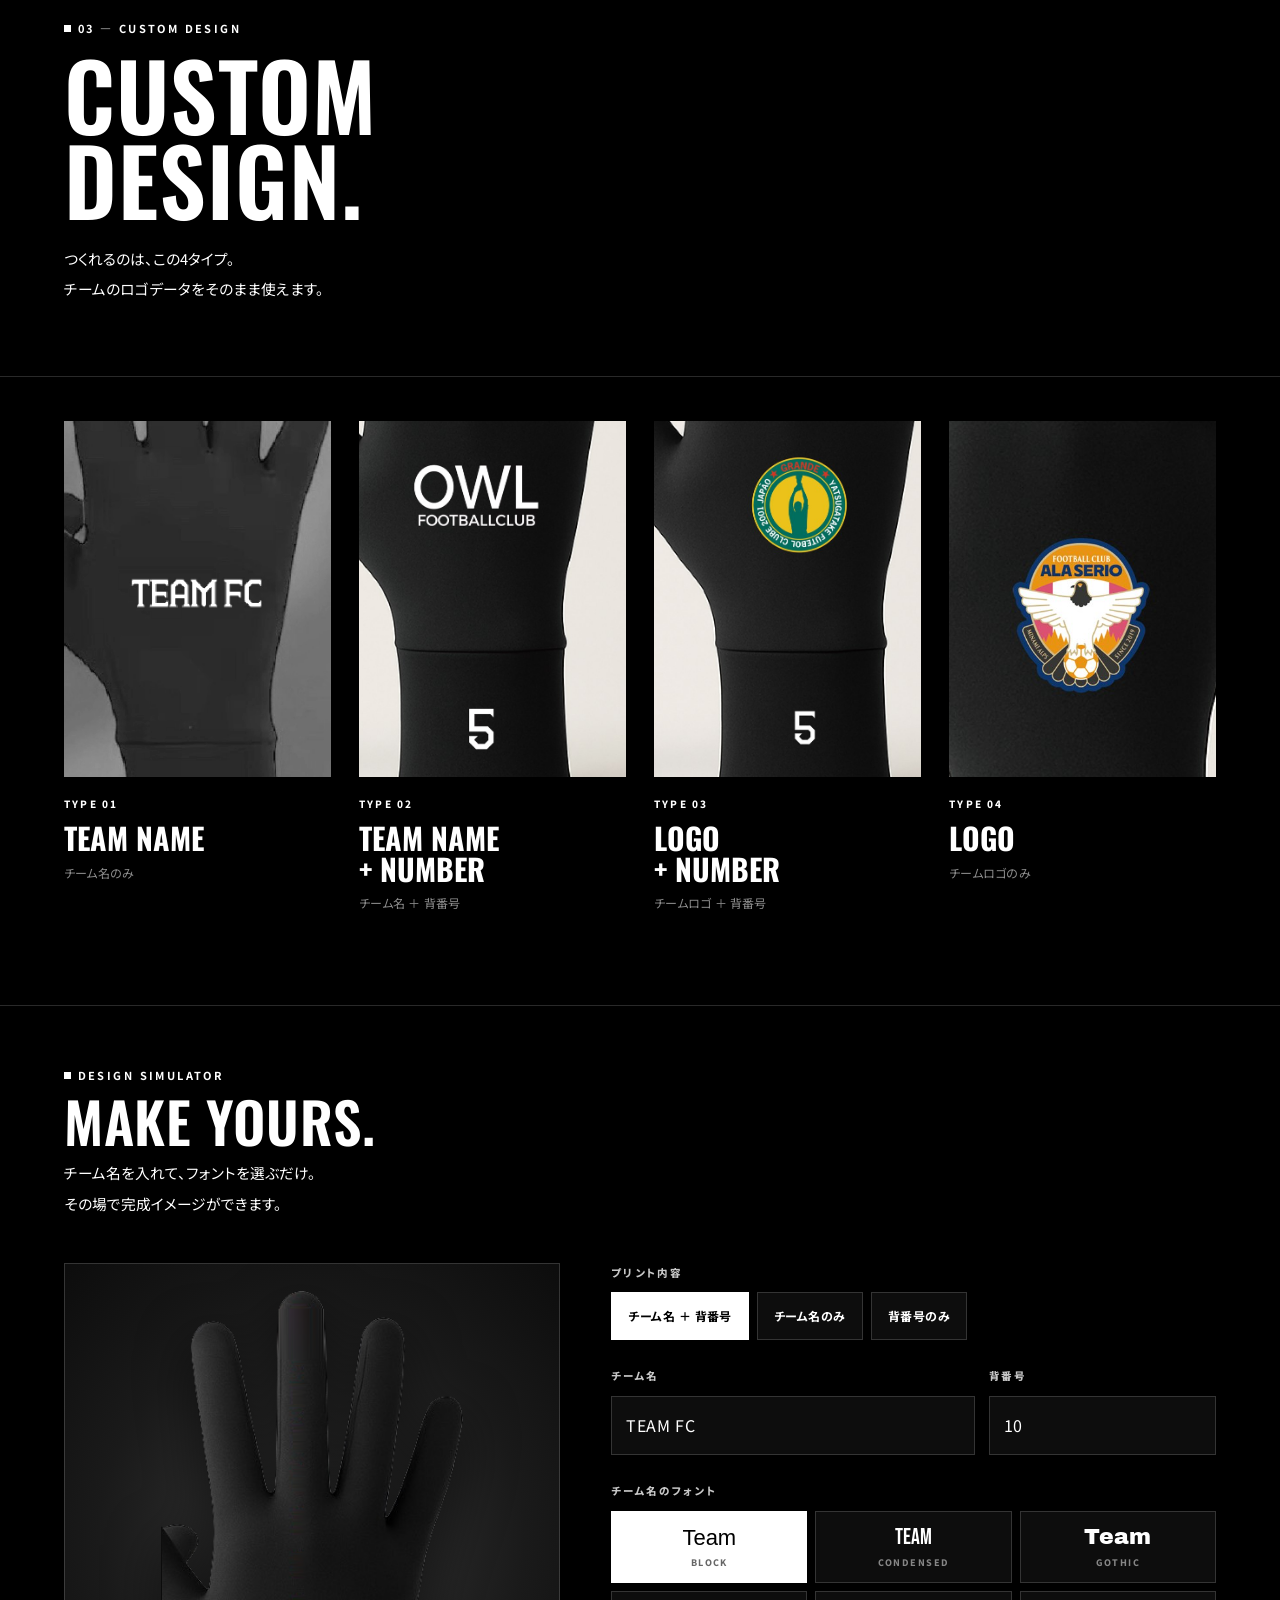
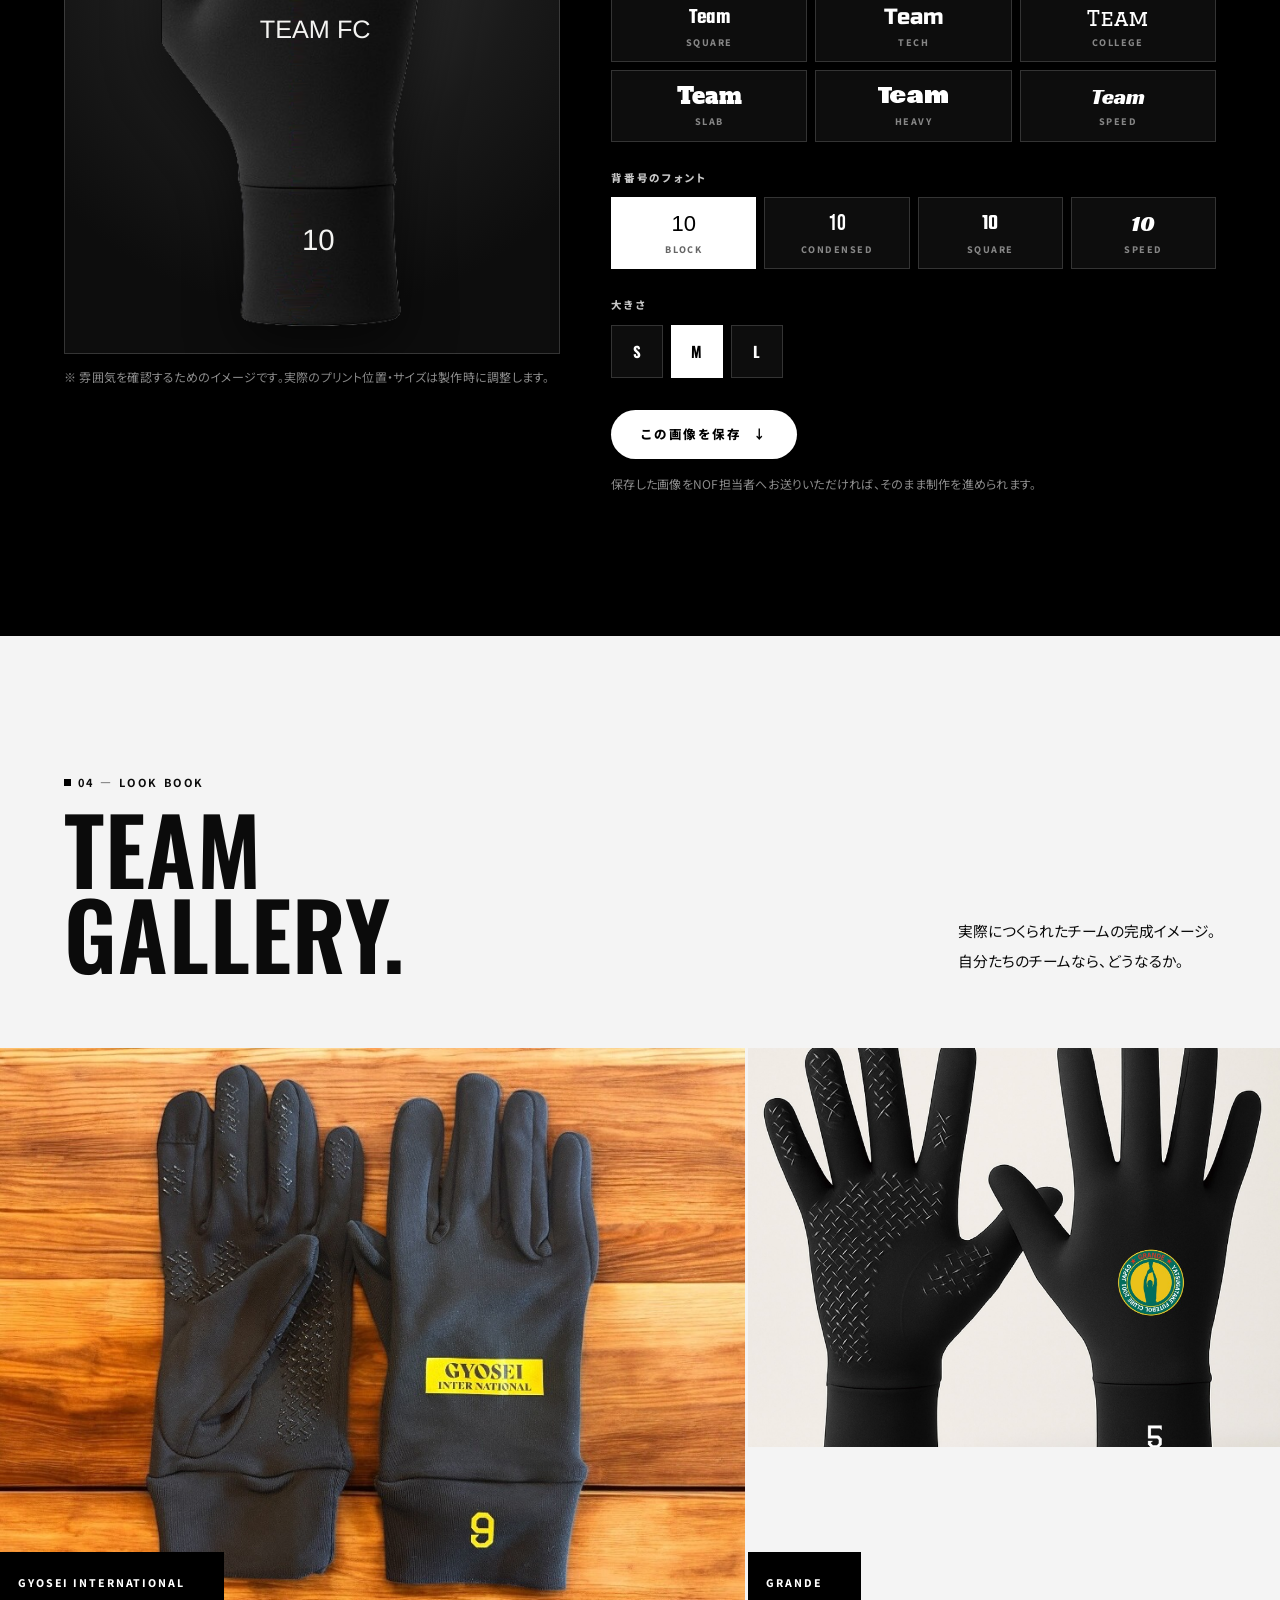
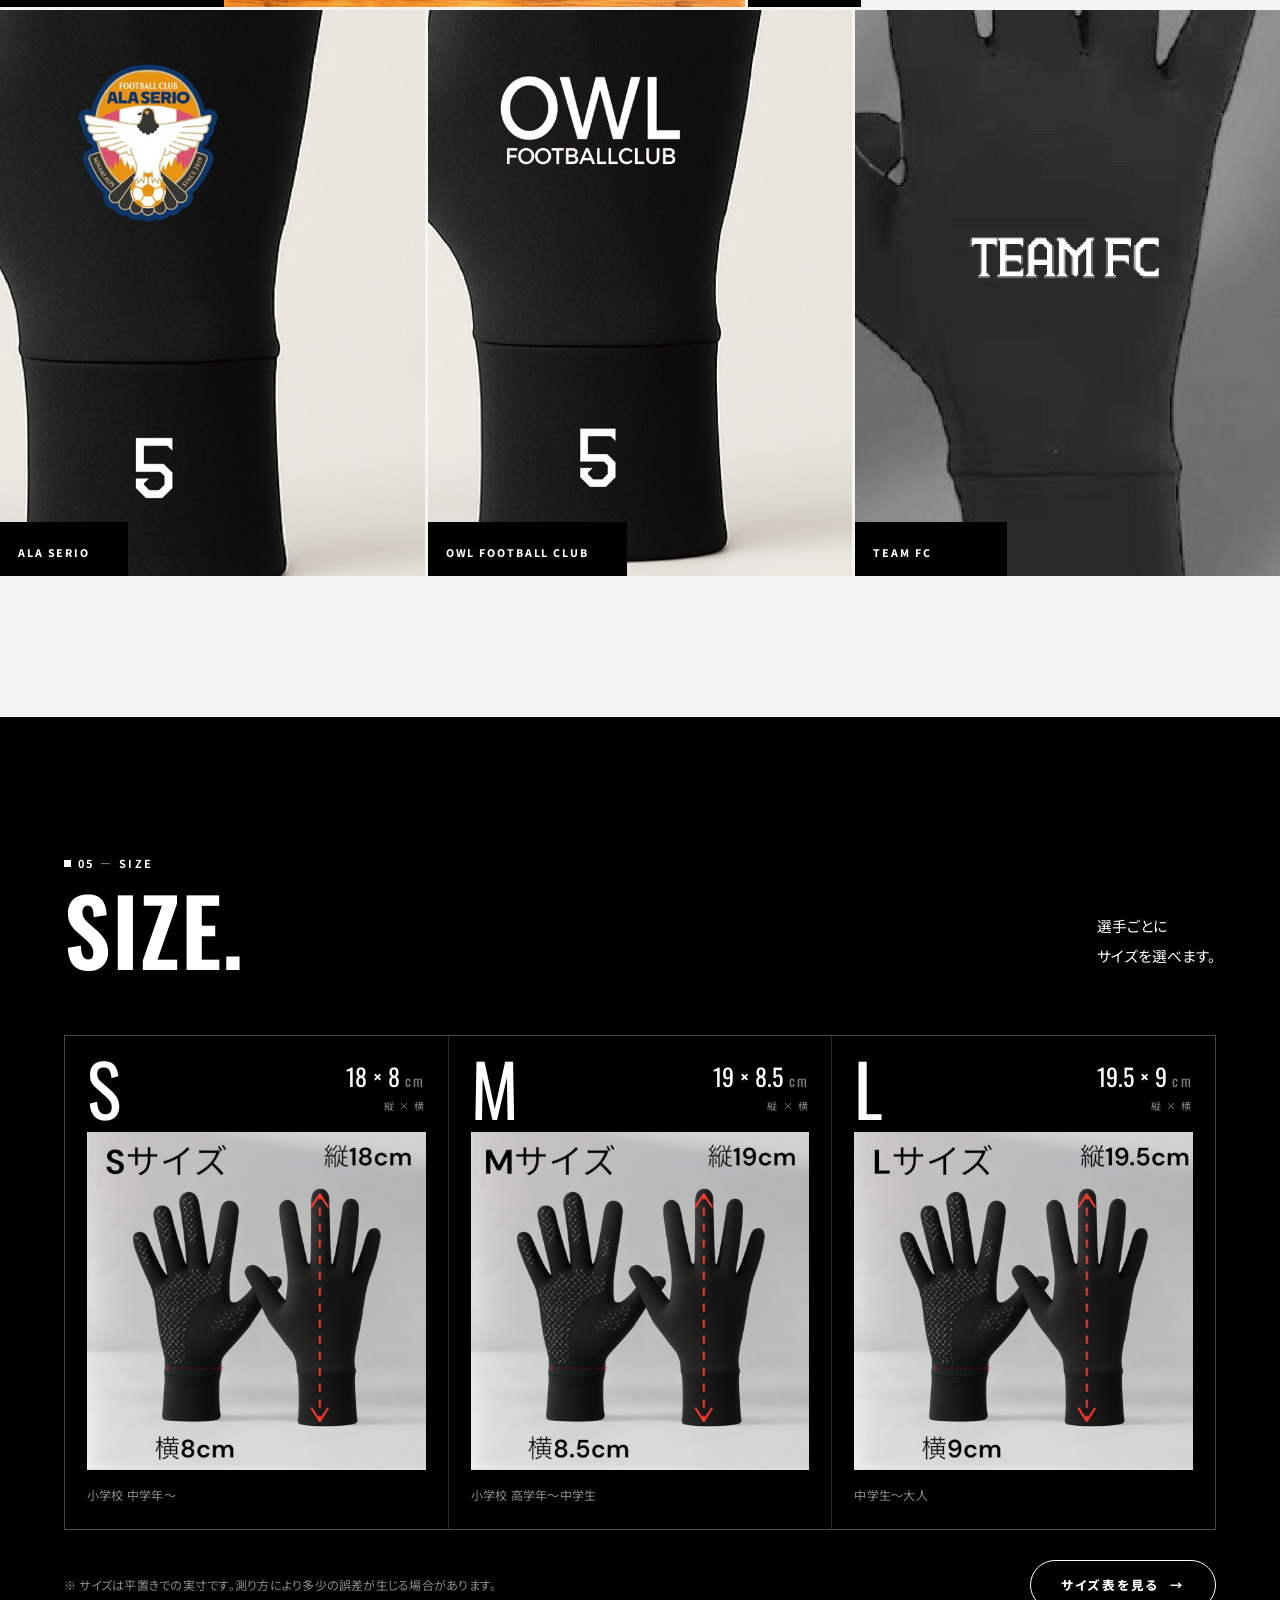
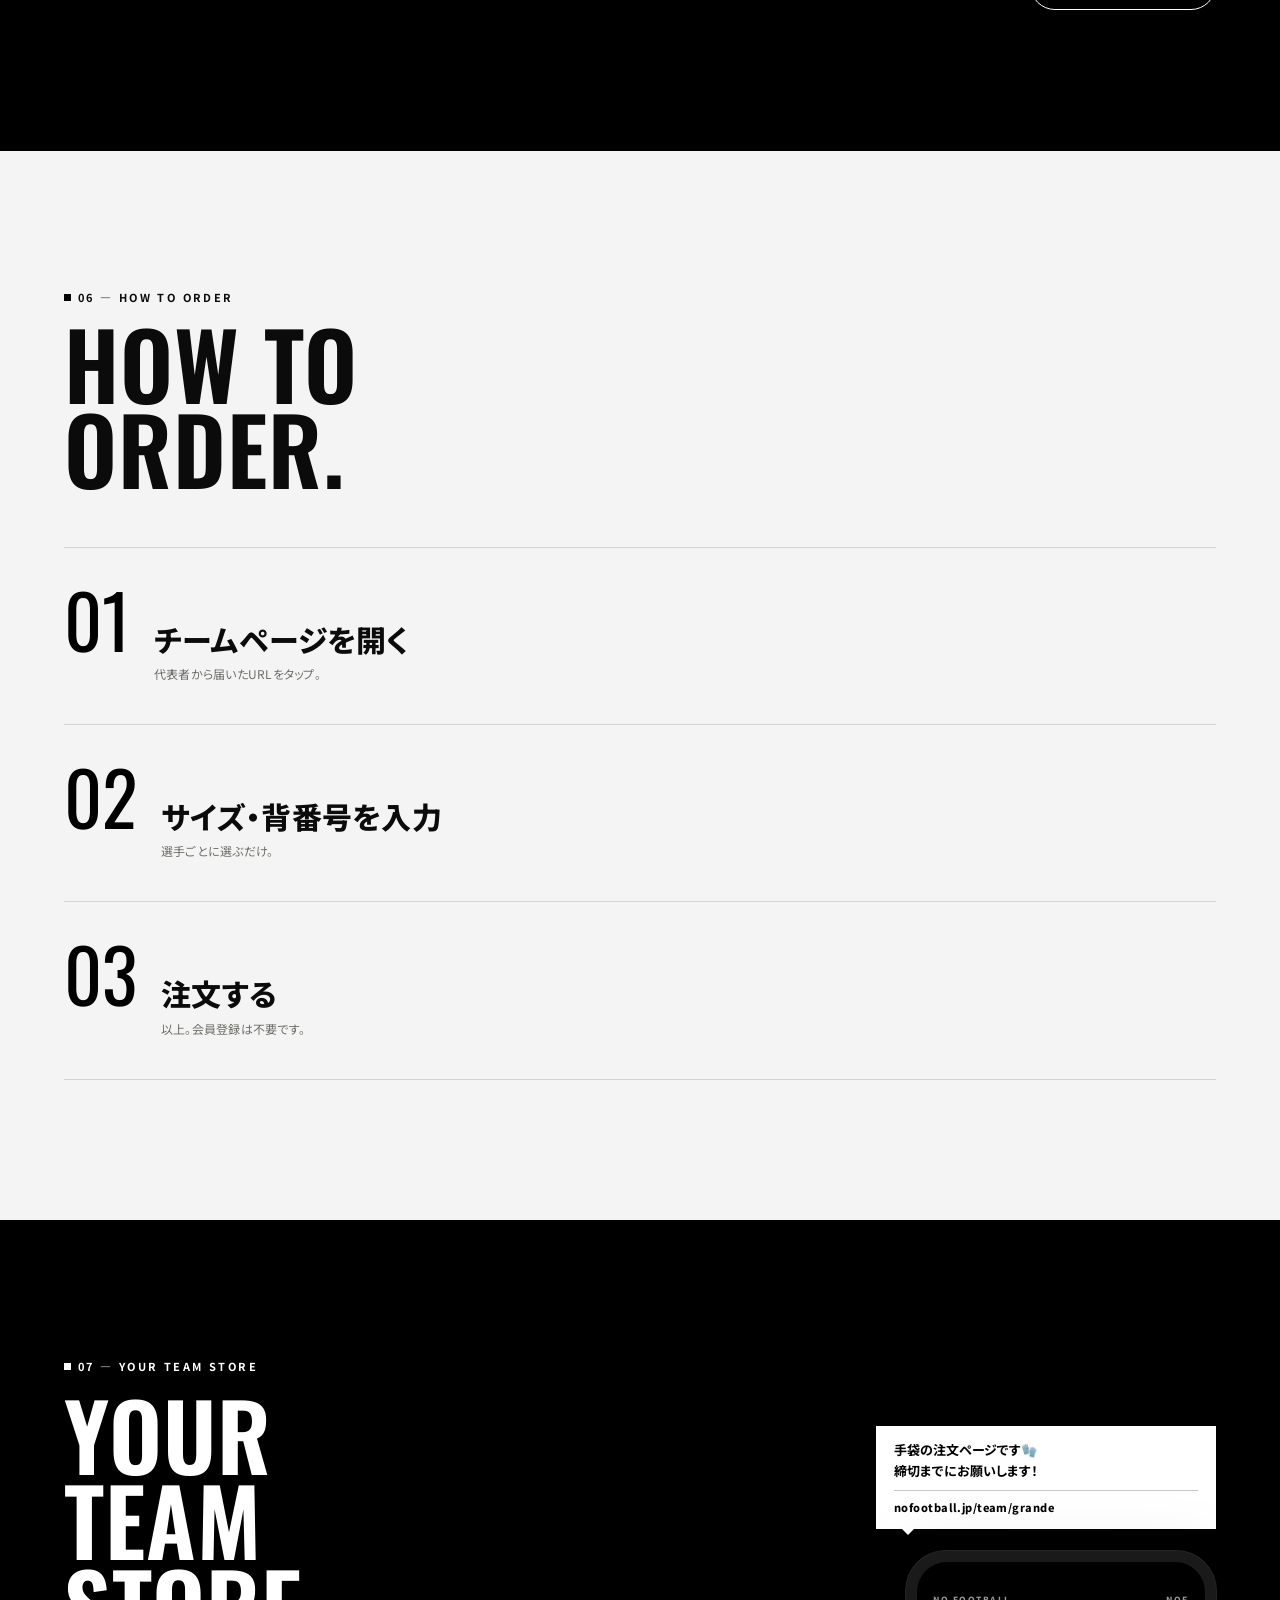
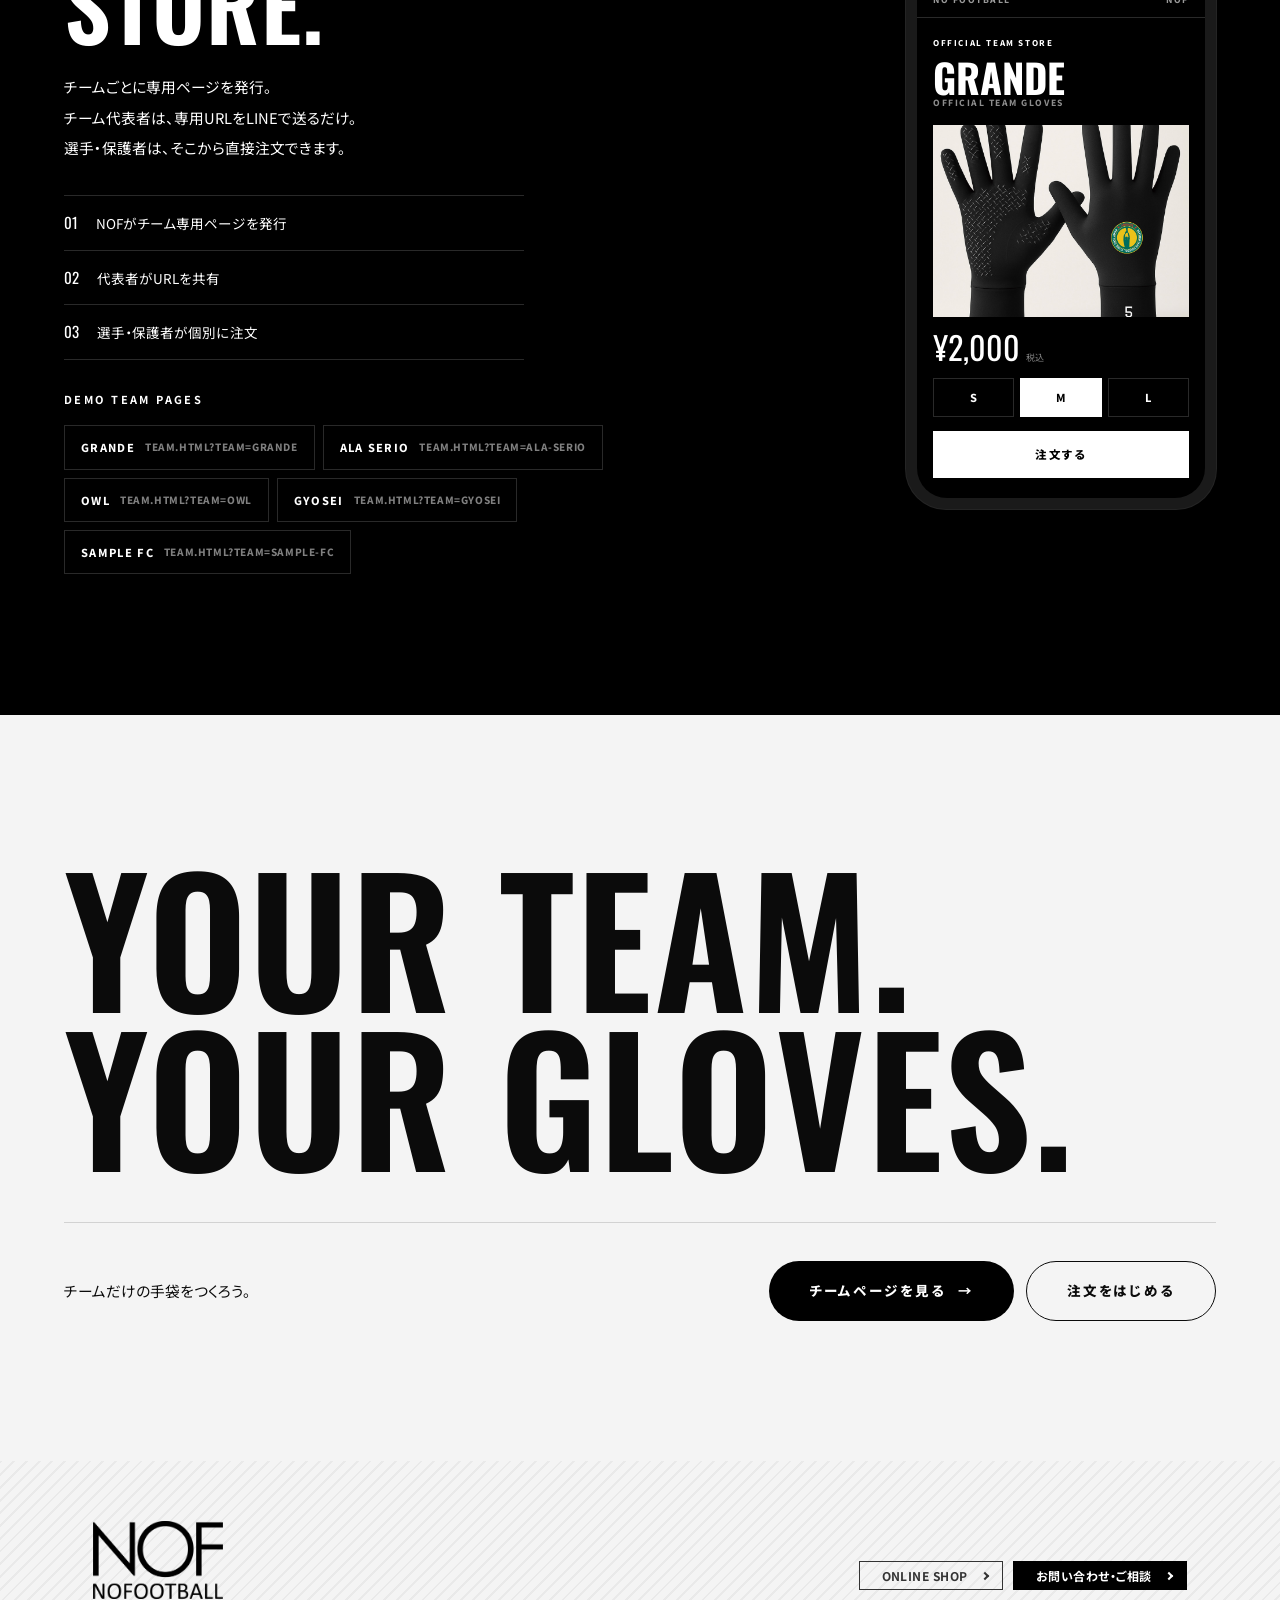
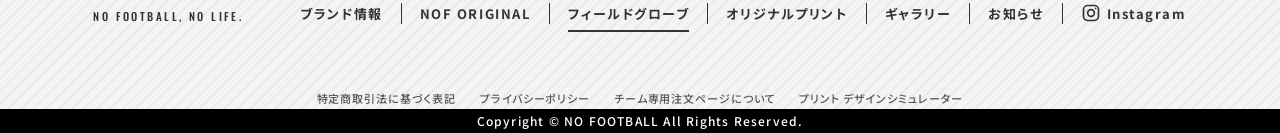
<file: gloves.html>
<!DOCTYPE html>
<html lang="ja">
<head>
<meta charset="utf-8">
<meta name="viewport" content="width=device-width, initial-scale=1">
<title>NO FOOTBALL — YOUR TEAM. YOUR GLOVES. ｜ サッカーチーム専用フィールドグローブ</title>
<meta name="description" content="NO FOOTBALL（NOF）のオリジナルフィールドグローブ。チーム名・チームロゴ・背番号をプリントして、チームだけの手袋をつくれます。チームごとに専用の注文ページを発行。">
<meta name="theme-color" content="#000000">
<meta property="og:type" content="website">
<meta property="og:title" content="NO FOOTBALL — YOUR TEAM. YOUR GLOVES.">
<meta property="og:description" content="チーム名も。背番号も。自分たちだけのフィールドグローブ。">
<meta property="og:image" content="assets/images/glove-grande.jpg">

<link rel="preconnect" href="https://fonts.googleapis.com">
<link rel="preconnect" href="https://fonts.gstatic.com" crossorigin>
<link href="https://fonts.googleapis.com/css2?family=Oswald:wght@400;500;600&family=Noto+Sans+JP:wght@400;500;700;900&display=swap" rel="stylesheet">
<!-- デザインシミュレーターのプリント用書体 -->
<link href="https://fonts.googleapis.com/css2?family=Alfa+Slab+One&family=Archivo+Black&family=Bebas+Neue&family=Bowlby+One&family=Graduate&family=Racing+Sans+One&family=Russo+One&family=Teko:wght@600&display=swap" rel="stylesheet">
<link rel="stylesheet" href="assets/css/hp-shell.css">
<link rel="stylesheet" href="assets/css/base.css">
<link rel="stylesheet" href="assets/css/lp.css">
<link rel="stylesheet" href="assets/css/designer.css">
<link rel="icon" href="data:image/svg+xml,%3Csvg xmlns='http://www.w3.org/2000/svg' viewBox='0 0 32 32'%3E%3Crect width='32' height='32' fill='%23000'/%3E%3Ctext x='16' y='23' font-family='Arial Black,Arial' font-size='16' font-weight='900' fill='%23D8FF00' text-anchor='middle'%3EN%3C/text%3E%3C/svg%3E">
</head>
<body>
<a class="skip-link" href="#main">本文へスキップ</a>

<!-- ======================================================= HEADER ======= -->
<header class="hp-header" id="hpHeader">
  <a href="index.html" class="hp-header__logo" aria-label="NO FOOTBALL 公式サイト トップへ">
    <img src="assets/images/hp/logo-white.png" width="640" height="383" alt="NOF NOFOOTBALL">
    <span>OFFICIAL<br>SITE</span>
  </a>
  <p class="hp-header__tag">TEAM FIELD GLOVES</p>
  <button class="hp-nav__toggle" type="button" aria-label="メニューを開く" aria-expanded="false" aria-controls="hpNav"><span></span><span></span><span></span></button>
  <nav class="hp-nav" id="hpNav" aria-label="サイト内メニュー">
    <ul class="hp-nav__other">
      <li><a href="https://nofootball.base.shop/" data-link-shop>ONLINE SHOP</a></li>
      <li><a href="contact.html" class="is-cv">お問い合わせ・ご相談</a></li>
    </ul>
    <ul class="hp-nav__list">
      <li><a href="about.html">ブランド情報</a></li>
      <li><a href="products.html">NOF ORIGINAL</a></li>
      <li><a href="gloves.html">フィールドグローブ</a></li>
      <li><a href="オリジナルプリント/">オリジナルプリント</a></li>
      <li><a href="gallery.html">ギャラリー</a></li>
      <li><a href="news.html">お知らせ</a></li>
      <li><a href="https://www.instagram.com/nofootball_nof/" data-link-instagram class="ico-insta"><svg viewBox="0 0 24 24" aria-hidden="true" fill="none" stroke="currentColor" stroke-width="2"><rect x="3" y="3" width="18" height="18" rx="5"/><circle cx="12" cy="12" r="4"/><circle cx="17.5" cy="6.5" r="1" fill="currentColor" stroke="none"/></svg>Instagram</a></li>
    </ul>
  </nav>
</header>

<main id="main">

  <!-- ==================================================== FIRST VIEW ==== -->
  <section class="hero">
    <div class="hero__media fig">
      <img src="assets/images/glove-grande.jpg" width="1800" height="1800" alt="チームエンブレムと背番号が入った黒のフィールドグローブ" fetchpriority="high">
    </div>
    <div class="hero__scrim" aria-hidden="true"></div>

    <div class="hero__in wrap">
      <p class="kicker hero__kicker">NO FOOTBALL · OFFICIAL FIELD GLOVES</p>
      <h1 class="display display--xl hero__title">
        <span class="reveal-mask" style="--d:60ms"><span>Your team.</span></span>
        <span class="reveal-mask" style="--d:180ms"><span>Your gloves.</span></span>
      </h1>
      <p class="hero__sub reveal" style="--d:340ms">
        チーム名も。<br>背番号も。<br>自分たちだけのフィールドグローブ。
      </p>
      <div class="hero__cta reveal" style="--d:440ms">
        <a href="#store" class="btn btn--acc btn--lg">チーム手袋をつくる<span class="btn__arrow">→</span></a>
        <a href="#gallery" class="btn btn--ghost btn--lg">オリジナル手袋を見る</a>
      </div>
    </div>

    <div class="hero__scroll" aria-hidden="true"><span>SCROLL</span></div>
  </section>

  <!-- ======================================================= TICKER ===== -->
  <div class="marquee" aria-hidden="true">
    <div class="marquee__track">
      <span>TEAM NAME</span><span>NUMBER</span><span>TEAM LOGO</span><span>FIELD GLOVES</span>
      <span>NO FOOTBALL</span><span>TEAM NAME</span><span>NUMBER</span><span>TEAM LOGO</span>
      <span>FIELD GLOVES</span><span>NO FOOTBALL</span>
    </div>
    <div class="marquee__track">
      <span>TEAM NAME</span><span>NUMBER</span><span>TEAM LOGO</span><span>FIELD GLOVES</span>
      <span>NO FOOTBALL</span><span>TEAM NAME</span><span>NUMBER</span><span>TEAM LOGO</span>
      <span>FIELD GLOVES</span><span>NO FOOTBALL</span>
    </div>
  </div>

  <!-- ==================================================== SECTION 01 ==== -->
  <section class="section t-dark s-intro" id="product">
    <div class="wrap s-intro__grid">
      <div class="s-intro__text">
        <p class="kicker reveal">01 — WINTER ESSENTIAL</p>
        <h2 class="display display--jp reveal" style="--d:80ms">
          冬の定番を、<br>チームアイテムに。
        </h2>
        <p class="lead reveal" style="--d:160ms">
          練習。ウォーミングアップ。試合前。<br>
          いちばん使う手袋を、市販品ではなくチームのものにする。
        </p>
        <ul class="spec-list reveal" style="--d:240ms">
          <li><span>MATERIAL</span><em>ポリエステル / スパンデックス</em></li>
          <li><span>GRIP</span><em>手のひら側 滑り止め加工</em></li>
          <li><span>PRINT</span><em>チーム名 / ロゴ / 背番号</em></li>
          <li><span>SIZE</span><em>S · M · L</em></li>
        </ul>
      </div>

      <figure class="s-intro__media reveal" style="--d:120ms">
        <div class="fig fig--zoom" style="--px:50%; --py:50%; --z:1.02">
          <img src="assets/images/photo-gyosei.jpg" width="896" height="896" loading="lazy" decoding="async" alt="実物のチームオリジナル フィールドグローブ">
        </div>
        <figcaption class="note">GYOSEI INTERNATIONAL — TEAM LOGO + NUMBER</figcaption>
      </figure>
    </div>
  </section>

  <!-- ==================================================== SECTION 02 ==== -->
  <section class="section t-light s-ba">
    <div class="wrap">
      <p class="kicker reveal">02 — BEFORE / AFTER</p>

      <div class="ba">
        <figure class="ba__side reveal">
          <div class="fig" style="--px:12%; --py:50%; --z:1.3">
            <img src="assets/images/glove-grande.jpg" width="1800" height="1800" loading="lazy" decoding="async" alt="無地の黒いフィールドグローブ">
          </div>
          <figcaption class="ba__label">PLAIN<em>無地の黒</em></figcaption>
        </figure>

        <div class="ba__arrow reveal" style="--d:120ms" aria-hidden="true">
          <svg viewBox="0 0 72 26" fill="none" xmlns="http://www.w3.org/2000/svg">
            <path d="M0 13h64M52 2l12 11-12 11" stroke="currentColor" stroke-width="3.4"/>
          </svg>
        </div>

        <figure class="ba__side ba__side--after reveal" style="--d:220ms">
          <div class="fig" style="--px:100%; --py:50%; --z:1.3">
            <img src="assets/images/glove-grande.jpg" width="1800" height="1800" loading="lazy" decoding="async" alt="チームロゴと背番号が入ったフィールドグローブ">
          </div>
          <figcaption class="ba__label ba__label--acc">YOUR TEAM<em>チーム名 ＋ 背番号</em></figcaption>
        </figure>
      </div>

      <p class="ba__copy display display--m reveal">PLAIN → YOUR TEAM.</p>
    </div>
  </section>

  <!-- ==================================================== SECTION 03 ==== -->
  <section class="section t-dark s-custom" id="custom">
    <div class="wrap">
      <header class="s-head reveal">
        <p class="kicker">03 — CUSTOM DESIGN</p>
        <h2 class="display display--l">Custom<br>design.</h2>
        <p class="lead">つくれるのは、この4タイプ。<br>チームのロゴデータをそのまま使えます。</p>
      </header>
    </div>

    <div class="types">
      <article class="type reveal">
        <div class="fig fig--zoom fig--mono" style="--px:85%; --py:64%; --z:2.2">
          <img src="assets/images/glove-teamfc.jpg" width="1705" height="1676" loading="lazy" decoding="async" alt="チーム名のみをプリントしたグローブ">
        </div>
        <div class="type__meta">
          <span class="type__no">TYPE 01</span>
          <h3 class="type__name">TEAM NAME</h3>
          <p class="note">チーム名のみ</p>
        </div>
      </article>

      <article class="type reveal" style="--d:90ms">
        <div class="fig fig--zoom" style="--px:91%; --py:83%; --z:2.2">
          <img src="assets/images/glove-owl.jpg" width="1800" height="1800" loading="lazy" decoding="async" alt="チーム名と背番号をプリントしたグローブ">
        </div>
        <div class="type__meta">
          <span class="type__no">TYPE 02</span>
          <h3 class="type__name">TEAM NAME<br>+ NUMBER</h3>
          <p class="note">チーム名 ＋ 背番号</p>
        </div>
      </article>

      <article class="type reveal" style="--d:180ms">
        <div class="fig fig--zoom" style="--px:86%; --py:83%; --z:2.2">
          <img src="assets/images/glove-grande.jpg" width="1800" height="1800" loading="lazy" decoding="async" alt="チームロゴと背番号をプリントしたグローブ">
        </div>
        <div class="type__meta">
          <span class="type__no">TYPE 03</span>
          <h3 class="type__name">LOGO<br>+ NUMBER</h3>
          <p class="note">チームロゴ ＋ 背番号</p>
        </div>
      </article>

      <article class="type reveal" style="--d:270ms">
        <div class="fig fig--zoom" style="--px:83%; --py:57%; --z:3.3">
          <img src="assets/images/glove-alaserio.jpg" width="1800" height="1800" loading="lazy" decoding="async" alt="チームロゴのみをプリントしたグローブ">
        </div>
        <div class="type__meta">
          <span class="type__no">TYPE 04</span>
          <h3 class="type__name">LOGO</h3>
          <p class="note">チームロゴのみ</p>
        </div>
      </article>
    </div>

    <!-- ------------------------------------------ DESIGN SIMULATOR ----- -->
    <div class="wrap designer" id="designer">
      <header class="designer__head reveal">
        <p class="kicker">DESIGN SIMULATOR</p>
        <h2 class="display display--m">Make yours.</h2>
        <p class="lead">チーム名を入れて、フォントを選ぶだけ。<br>その場で完成イメージができます。</p>
      </header>

      <div class="designer__grid">

        <!-- preview -->
        <div class="designer__preview reveal">
          <div class="dz-wrap">
            <div class="dz" id="dzStage">
              <img src="assets/images/glove-blank.png" width="354" height="723" alt="デザインシミュレーターの手袋プレビュー" loading="lazy">
              <span class="dz__name" id="dzName"></span>
              <span class="dz__num" id="dzNum"></span>
            </div>
          </div>
          <p class="note dz-note">※ 雰囲気を確認するためのイメージです。実際のプリント位置・サイズは製作時に調整します。</p>
        </div>

        <!-- controls -->
        <div class="designer__controls reveal" style="--d:80ms">

          <div class="ds-block">
            <span class="ds-label" id="dsLayoutLabel">プリント内容</span>
            <div class="ds-group" id="dsLayouts" role="group" aria-labelledby="dsLayoutLabel"></div>
          </div>

          <div class="ds-block">
            <div class="ds-row">
              <label class="ds-field" id="dsTextField">
                <span class="ds-label">チーム名</span>
                <input type="text" class="ds-input" id="dsText" maxlength="16" placeholder="TEAM FC" autocomplete="off" spellcheck="false">
              </label>
              <label class="ds-field" id="dsNumberField">
                <span class="ds-label">背番号</span>
                <input type="text" class="ds-input" id="dsNumber" maxlength="3" inputmode="numeric" placeholder="10" autocomplete="off">
              </label>
            </div>
          </div>

          <div class="ds-block" id="dsFontBlock">
            <span class="ds-label" id="dsFontLabel">チーム名のフォント</span>
            <div class="ds-fonts" id="dsFonts" role="group" aria-labelledby="dsFontLabel"></div>
          </div>

          <div class="ds-block" id="dsNumFontBlock">
            <span class="ds-label" id="dsNumFontLabel">背番号のフォント</span>
            <div class="ds-fonts ds-fonts--4" id="dsNumFonts" role="group" aria-labelledby="dsNumFontLabel"></div>
          </div>

          <div class="ds-block">
            <span class="ds-label" id="dsScaleLabel">大きさ</span>
            <div class="ds-group" id="dsScales" role="group" aria-labelledby="dsScaleLabel"></div>
          </div>

          <div class="ds-actions">
            <button type="button" class="btn btn--acc" id="dsSave">この画像を保存<span class="btn__arrow">↓</span></button>
            <span class="ds-status" id="dsStatus" role="status" aria-live="polite"></span>
          </div>
          <p class="note" style="margin-top:14px">保存した画像をNOF担当者へお送りいただければ、そのまま制作を進められます。</p>

        </div>
      </div>
    </div>
  </section>

  <!-- ==================================================== SECTION 04 ==== -->
  <section class="section t-light s-gallery" id="gallery">
    <div class="wrap">
      <header class="s-head s-head--row reveal">
        <div>
          <p class="kicker">04 — LOOK BOOK</p>
          <h2 class="display display--l">Team<br>gallery.</h2>
        </div>
        <p class="lead">実際につくられたチームの完成イメージ。<br>自分たちのチームなら、どうなるか。</p>
      </header>
    </div>

    <div class="gallery">
      <figure class="gal gal--wide reveal">
        <div class="fig fig--zoom" style="--px:50%; --py:50%; --z:1.04">
          <img src="assets/images/photo-gyosei.jpg" width="896" height="896" loading="lazy" decoding="async" alt="GYOSEI INTERNATIONAL の完成イメージ">
        </div>
        <figcaption><span>GYOSEI INTERNATIONAL</span><em>9</em></figcaption>
      </figure>

      <figure class="gal gal--pair reveal" style="--d:90ms">
        <div class="fig fig--zoom" style="--px:52%; --py:48%; --z:1.02">
          <img src="assets/images/glove-grande.jpg" width="1800" height="1800" loading="lazy" decoding="async" alt="GRANDE の完成イメージ">
        </div>
        <figcaption><span>GRANDE</span><em>5</em></figcaption>
      </figure>

      <figure class="gal gal--tall reveal" style="--d:60ms">
        <div class="fig fig--zoom" style="--px:98%; --py:86%; --z:2.1">
          <img src="assets/images/glove-alaserio.jpg" width="1800" height="1800" loading="lazy" decoding="async" alt="ALA SERIO の完成イメージ">
        </div>
        <figcaption><span>ALA SERIO</span><em>5</em></figcaption>
      </figure>

      <figure class="gal gal--tall reveal" style="--d:150ms">
        <div class="fig fig--zoom" style="--px:97%; --py:90%; --z:2">
          <img src="assets/images/glove-owl.jpg" width="1800" height="1800" loading="lazy" decoding="async" alt="OWL FOOTBALL CLUB の完成イメージ">
        </div>
        <figcaption><span>OWL FOOTBALL CLUB</span><em>5</em></figcaption>
      </figure>

      <figure class="gal gal--tall reveal" style="--d:120ms">
        <div class="fig fig--zoom fig--mono" style="--px:87%; --py:70%; --z:2">
          <img src="assets/images/glove-teamfc.jpg" width="1705" height="1676" loading="lazy" decoding="async" alt="TEAM FC の完成イメージ">
        </div>
        <figcaption><span>TEAM FC</span><em>NAME</em></figcaption>
      </figure>
    </div>
  </section>

  <!-- ==================================================== SECTION 05 ==== -->
  <section class="section t-dark s-size" id="size">
    <div class="wrap">
      <header class="s-head s-head--row reveal">
        <div>
          <p class="kicker">05 — SIZE</p>
          <h2 class="display display--l">Size.</h2>
        </div>
        <p class="lead">選手ごとに<br>サイズを選べます。</p>
      </header>

      <div class="sizes" id="sizes"></div>

      <div class="size-foot reveal">
        <p class="note">※ サイズは平置きでの実寸です。測り方により多少の誤差が生じる場合があります。</p>
        <button type="button" class="btn btn--ghost" data-size-guide>サイズ表を見る<span class="btn__arrow">→</span></button>
      </div>
    </div>
  </section>

  <!-- ==================================================== SECTION 06 ==== -->
  <section class="section t-light s-how" id="how">
    <div class="wrap">
      <header class="s-head reveal">
        <p class="kicker">06 — HOW TO ORDER</p>
        <h2 class="display display--l">How to<br>order.</h2>
      </header>

      <ol class="steps">
        <li class="step reveal">
          <span class="step__no">01</span>
          <h3 class="step__title">チームページを開く</h3>
          <p class="note">代表者から届いたURLをタップ。</p>
        </li>
        <li class="step reveal" style="--d:100ms">
          <span class="step__no">02</span>
          <h3 class="step__title">サイズ・背番号を入力</h3>
          <p class="note">選手ごとに選ぶだけ。</p>
        </li>
        <li class="step reveal" style="--d:200ms">
          <span class="step__no">03</span>
          <h3 class="step__title">注文する</h3>
          <p class="note">以上。会員登録は不要です。</p>
        </li>
      </ol>
    </div>
  </section>

  <!-- ==================================================== SECTION 07 ==== -->
  <section class="section t-dark s-store" id="store">
    <div class="wrap s-store__grid">
      <div class="s-store__text">
        <p class="kicker reveal">07 — YOUR TEAM STORE</p>
        <h2 class="display display--l reveal" style="--d:60ms">Your<br>team<br>store.</h2>
        <p class="lead reveal" style="--d:140ms">
          チームごとに専用ページを発行。<br>
          チーム代表者は、専用URLをLINEで送るだけ。<br>
          選手・保護者は、そこから直接注文できます。
        </p>

        <ul class="store-points reveal" style="--d:200ms">
          <li><span>01</span>NOFがチーム専用ページを発行</li>
          <li><span>02</span>代表者がURLを共有</li>
          <li><span>03</span>選手・保護者が個別に注文</li>
        </ul>

        <div class="team-links reveal" style="--d:260ms">
          <p class="kicker kicker--plain">DEMO TEAM PAGES</p>
          <ul id="teamLinks" class="team-links__list"></ul>
        </div>
      </div>

      <div class="s-store__mock reveal" style="--d:120ms">
        <div class="chat">
          <div class="chat__bubble">
            <p>手袋の注文ページです🧤<br>締切までにお願いします！</p>
            <span class="chat__url">nofootball.jp/team/grande</span>
          </div>
        </div>

        <div class="phone" aria-hidden="true">
          <div class="phone__notch"></div>
          <div class="phone__screen">
            <div class="phone__bar"><span>NO FOOTBALL</span><span>NOF</span></div>
            <div class="phone__body">
              <p class="phone__kicker">OFFICIAL TEAM STORE</p>
              <h3 class="phone__team">GRANDE</h3>
              <p class="phone__sub">OFFICIAL TEAM GLOVES</p>
              <div class="phone__img fig" style="--px:52%; --py:48%; --z:1.02">
                <img src="assets/images/glove-grande.jpg" width="1800" height="1800" loading="lazy" decoding="async" alt="">
              </div>
              <div class="phone__row">
                <span class="phone__price">¥2,000</span>
                <span class="phone__tax">税込</span>
              </div>
              <div class="phone__sizes"><span>S</span><span class="is-on">M</span><span>L</span></div>
              <div class="phone__cta">注文する</div>
            </div>
          </div>
        </div>
      </div>
    </div>
  </section>

  <!-- ==================================================== FINAL CTA ===== -->
  <section class="section t-light s-final" id="order">
    <div class="wrap">
      <h2 class="display display--xl s-final__title reveal">
        Your team.<br>Your gloves.
      </h2>
      <div class="s-final__foot">
        <p class="lead reveal" style="--d:80ms">チームだけの手袋をつくろう。</p>
        <div class="s-final__cta reveal" style="--d:160ms">
          <a href="team.html?team=grande" class="btn btn--acc btn--lg">チームページを見る<span class="btn__arrow">→</span></a>
          <a href="#store" class="btn btn--ghost btn--lg">注文をはじめる</a>
        </div>
      </div>
    </div>
  </section>

</main>

<!-- ======================================================= FOOTER ======= -->
<footer class="hp-footer line-bg-light">
  <div class="hp-wrap hp-footer__in">
    <a href="index.html" class="hp-footer__logo">
      <img src="assets/images/hp/logo-black.png" width="640" height="383" alt="NOF NOFOOTBALL">
      <small>NO FOOTBALL, NO LIFE.</small>
    </a>
    <nav class="hp-nav" aria-label="フッターメニュー">
    <ul class="hp-nav__other">
      <li><a href="https://nofootball.base.shop/" data-link-shop>ONLINE SHOP</a></li>
      <li><a href="contact.html" class="is-cv">お問い合わせ・ご相談</a></li>
    </ul>
    <ul class="hp-nav__list">
      <li><a href="about.html">ブランド情報</a></li>
      <li><a href="products.html">NOF ORIGINAL</a></li>
      <li><a href="gloves.html">フィールドグローブ</a></li>
      <li><a href="オリジナルプリント/">オリジナルプリント</a></li>
      <li><a href="gallery.html">ギャラリー</a></li>
      <li><a href="news.html">お知らせ</a></li>
      <li><a href="https://www.instagram.com/nofootball_nof/" data-link-instagram class="ico-insta"><svg viewBox="0 0 24 24" aria-hidden="true" fill="none" stroke="currentColor" stroke-width="2"><rect x="3" y="3" width="18" height="18" rx="5"/><circle cx="12" cy="12" r="4"/><circle cx="17.5" cy="6.5" r="1" fill="currentColor" stroke="none"/></svg>Instagram</a></li>
    </ul>
    </nav>
  </div>
  <ul class="hp-footer__legal">
    <li><a href="tokusho.html">特定商取引法に基づく表記</a></li>
    <li><a href="privacy.html">プライバシーポリシー</a></li>
    <li><a href="gloves.html#store">チーム専用注文ページについて</a></li>
    <li><a href="オリジナルプリント/design.html">プリント デザインシミュレーター</a></li>
  </ul>
  <p class="hp-footer__copy">Copyright © NO FOOTBALL All Rights Reserved.</p>
</footer>
<button class="pagetop" type="button" aria-label="ページの先頭へ戻る"></button>

<script src="assets/js/teams.js"></script>
<script src="assets/js/core.js"></script>
<script src="assets/js/sizeguide.js"></script>
<script src="assets/js/lp.js"></script>
<script src="assets/js/designer.js"></script>
<script src="assets/js/site-config.js"></script>
<script src="assets/js/hp.js"></script>
</body>
</html>
</file>
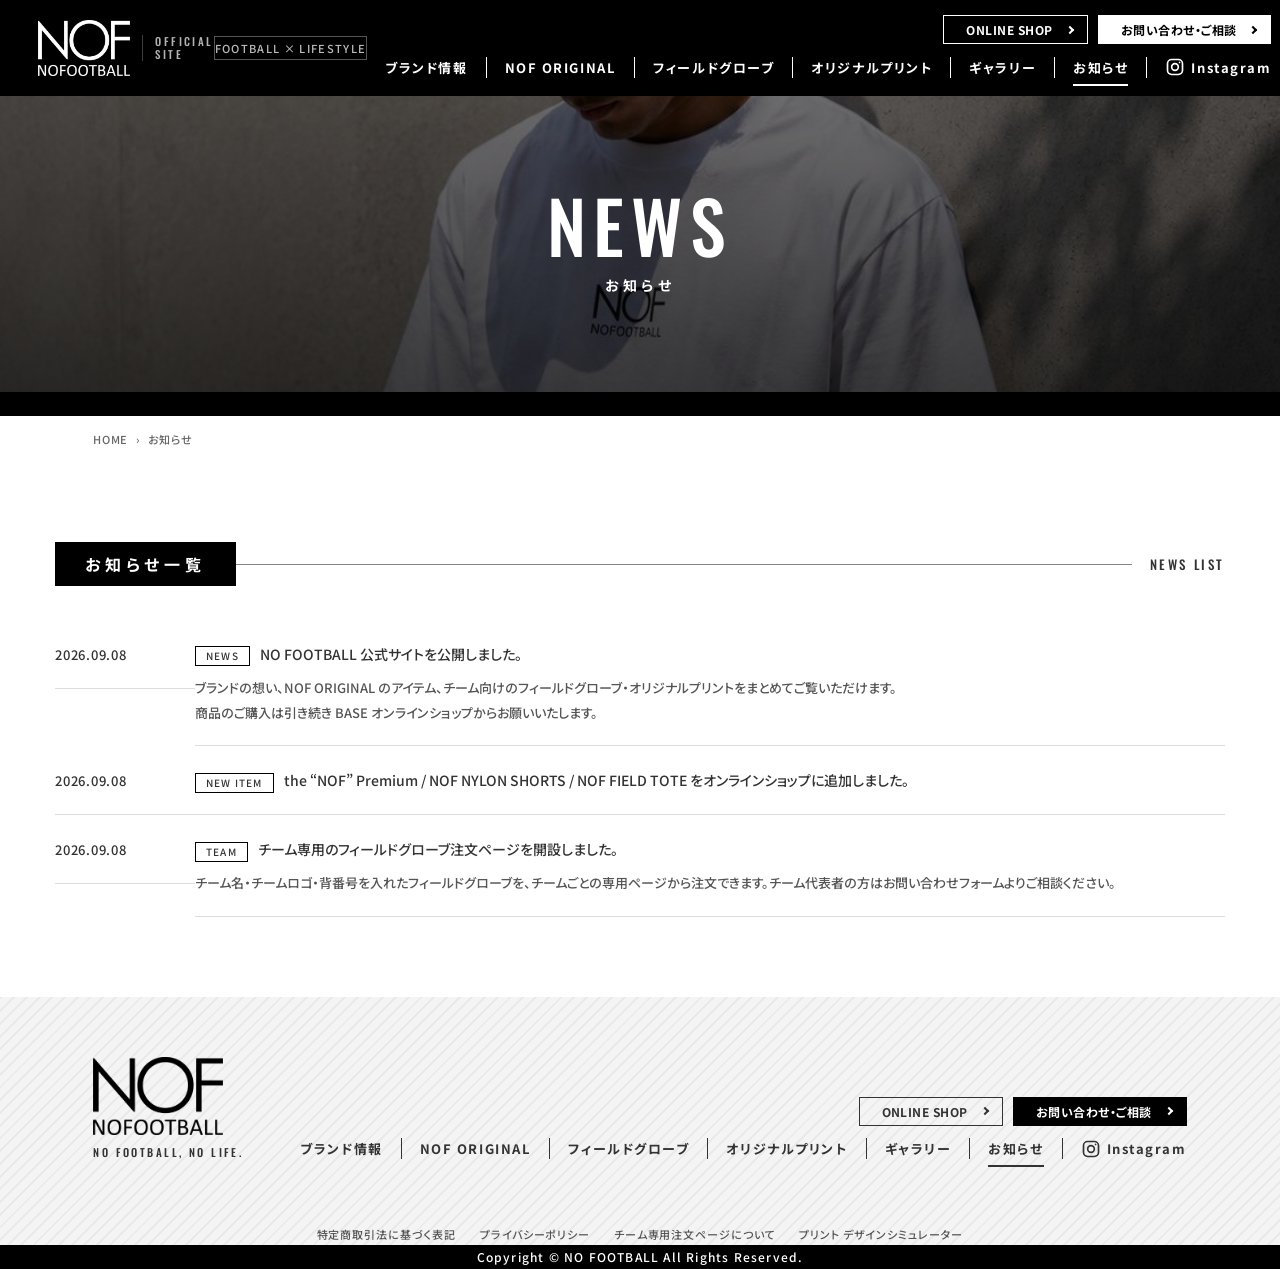
<file: news.html>
<!DOCTYPE html>
<html lang="ja">
<head>
<meta charset="utf-8">
<meta name="viewport" content="width=device-width, initial-scale=1">
<title>お知らせ ｜ NO FOOTBALL（NOF）公式サイト</title>
<meta name="description" content="NO FOOTBALL（NOF）からのお知らせ。新商品、チームオーダー、イベントなどの最新情報。">
<meta name="theme-color" content="#000000">
<meta property="og:type" content="website">
<meta property="og:title" content="お知らせ ｜ NO FOOTBALL（NOF）公式サイト">
<meta property="og:description" content="NO FOOTBALL（NOF）からのお知らせ。新商品、チームオーダー、イベントなどの最新情報。">
<meta property="og:image" content="assets/images/hp/og.jpg">
<meta name="twitter:card" content="summary_large_image">
<link rel="preconnect" href="https://fonts.googleapis.com">
<link rel="preconnect" href="https://fonts.gstatic.com" crossorigin>
<link href="https://fonts.googleapis.com/css2?family=Oswald:wght@400;500;600&family=Noto+Sans+JP:wght@400;500;700;900&family=Noto+Serif+JP:wght@500;700&display=swap" rel="stylesheet">
<link rel="stylesheet" href="assets/css/hp-shell.css">
<link rel="stylesheet" href="assets/css/hp.css">
<link rel="icon" href="data:image/svg+xml,%3Csvg xmlns='http://www.w3.org/2000/svg' viewBox='0 0 32 32'%3E%3Crect width='32' height='32' fill='%23000'/%3E%3Ctext x='16' y='23' font-family='Arial Black,Arial' font-size='16' font-weight='900' fill='%23fff' text-anchor='middle'%3EN%3C/text%3E%3C/svg%3E">
</head>
<body class="hp">
<a class="skip-link" href="#main">本文へスキップ</a>

<!-- ======================================================= HEADER ======= -->
<header class="hp-header" id="hpHeader">
  <a href="index.html" class="hp-header__logo" aria-label="NO FOOTBALL 公式サイト トップへ">
    <img src="assets/images/hp/logo-white.png" width="640" height="383" alt="NOF NOFOOTBALL">
    <span>OFFICIAL<br>SITE</span>
  </a>
  <p class="hp-header__tag">FOOTBALL × LIFESTYLE</p>
  <button class="hp-nav__toggle" type="button" aria-label="メニューを開く" aria-expanded="false" aria-controls="hpNav"><span></span><span></span><span></span></button>
  <nav class="hp-nav" id="hpNav" aria-label="サイト内メニュー">
    <ul class="hp-nav__other">
      <li><a href="https://nofootball.base.shop/" data-link-shop>ONLINE SHOP</a></li>
      <li><a href="contact.html" class="is-cv">お問い合わせ・ご相談</a></li>
    </ul>
    <ul class="hp-nav__list">
      <li><a href="about.html">ブランド情報</a></li>
      <li><a href="products.html">NOF ORIGINAL</a></li>
      <li><a href="gloves.html">フィールドグローブ</a></li>
      <li><a href="オリジナルプリント/">オリジナルプリント</a></li>
      <li><a href="gallery.html">ギャラリー</a></li>
      <li><a href="news.html">お知らせ</a></li>
      <li><a href="https://www.instagram.com/nofootball_nof/" data-link-instagram class="ico-insta"><svg viewBox="0 0 24 24" aria-hidden="true" fill="none" stroke="currentColor" stroke-width="2"><rect x="3" y="3" width="18" height="18" rx="5"/><circle cx="12" cy="12" r="4"/><circle cx="17.5" cy="6.5" r="1" fill="currentColor" stroke="none"/></svg>Instagram</a></li>
    </ul>
  </nav>
</header>

<main id="main" class="news">
  <section class="page-hero">
    <img src="assets/images/hp/hero-03.jpg" alt="" width="1920" height="1080">
    <div class="page-hero__in">
      <h1>News</h1>
      <p>お知らせ</p>
    </div>
  </section>
  <ol class="breadcrumb hp-wrap" aria-label="現在地">
    <li><a href="index.html">HOME</a></li><li>お知らせ</li>
  </ol>

  <section class="sec sec--light">
    <div class="hp-wrap">
      <div class="label-head anim">
        <span class="label-head__box">お知らせ一覧</span>
        <span class="label-head__line"></span>
        <span class="label-head__en">NEWS LIST</span>
      </div>
      <div class="news-list news-page anim" data-news-list data-news-body></div>
    </div>
  </section>

</main>

<!-- ======================================================= FOOTER ======= -->
<footer class="hp-footer line-bg-light">
  <div class="hp-wrap hp-footer__in">
    <a href="index.html" class="hp-footer__logo">
      <img src="assets/images/hp/logo-black.png" width="640" height="383" alt="NOF NOFOOTBALL">
      <small>NO FOOTBALL, NO LIFE.</small>
    </a>
    <nav class="hp-nav" aria-label="フッターメニュー">
    <ul class="hp-nav__other">
      <li><a href="https://nofootball.base.shop/" data-link-shop>ONLINE SHOP</a></li>
      <li><a href="contact.html" class="is-cv">お問い合わせ・ご相談</a></li>
    </ul>
    <ul class="hp-nav__list">
      <li><a href="about.html">ブランド情報</a></li>
      <li><a href="products.html">NOF ORIGINAL</a></li>
      <li><a href="gloves.html">フィールドグローブ</a></li>
      <li><a href="オリジナルプリント/">オリジナルプリント</a></li>
      <li><a href="gallery.html">ギャラリー</a></li>
      <li><a href="news.html">お知らせ</a></li>
      <li><a href="https://www.instagram.com/nofootball_nof/" data-link-instagram class="ico-insta"><svg viewBox="0 0 24 24" aria-hidden="true" fill="none" stroke="currentColor" stroke-width="2"><rect x="3" y="3" width="18" height="18" rx="5"/><circle cx="12" cy="12" r="4"/><circle cx="17.5" cy="6.5" r="1" fill="currentColor" stroke="none"/></svg>Instagram</a></li>
    </ul>
    </nav>
  </div>
  <ul class="hp-footer__legal">
    <li><a href="tokusho.html">特定商取引法に基づく表記</a></li>
    <li><a href="privacy.html">プライバシーポリシー</a></li>
    <li><a href="gloves.html#store">チーム専用注文ページについて</a></li>
    <li><a href="オリジナルプリント/design.html">プリント デザインシミュレーター</a></li>
  </ul>
  <p class="hp-footer__copy">Copyright © NO FOOTBALL All Rights Reserved.</p>
</footer>
<button class="pagetop" type="button" aria-label="ページの先頭へ戻る"></button>

<script src="assets/js/site-config.js"></script>
<script src="assets/js/news-data.js"></script>
<script src="assets/js/hp.js"></script>
</body>
</html>
</file>
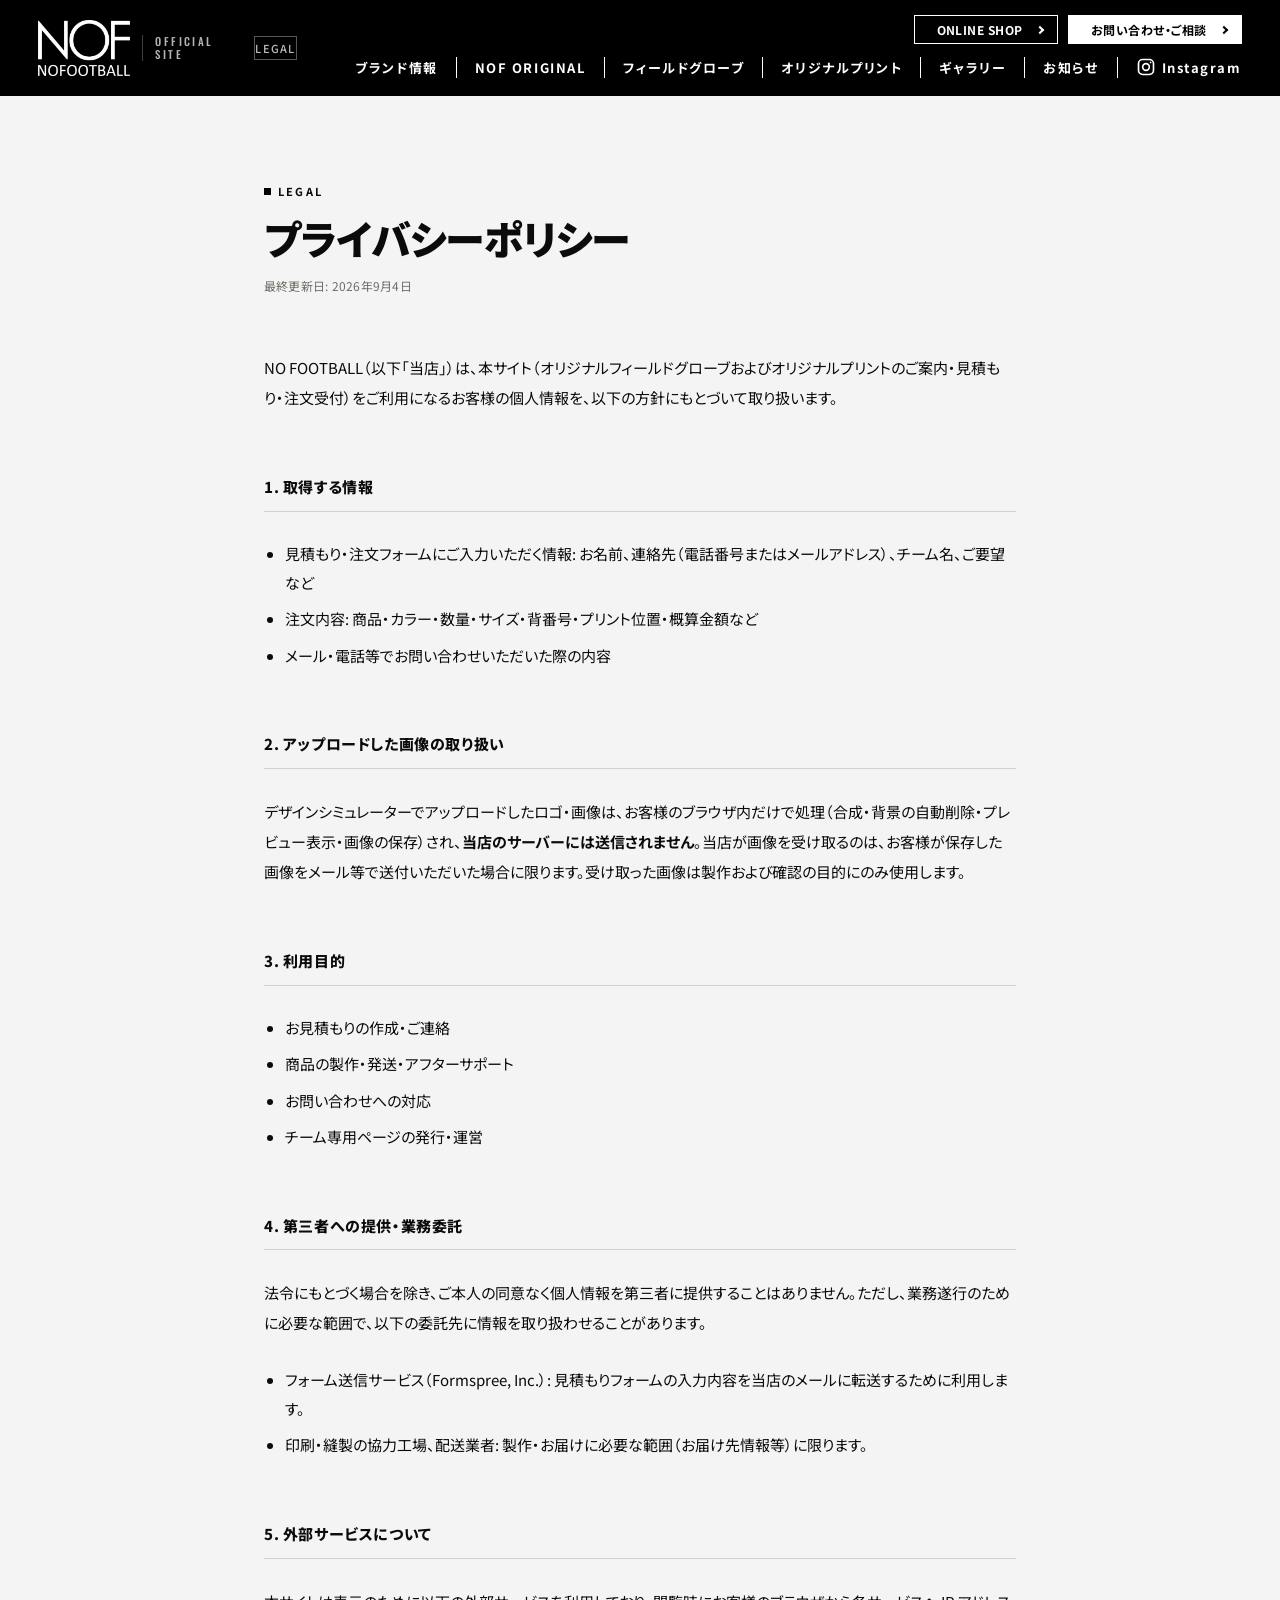
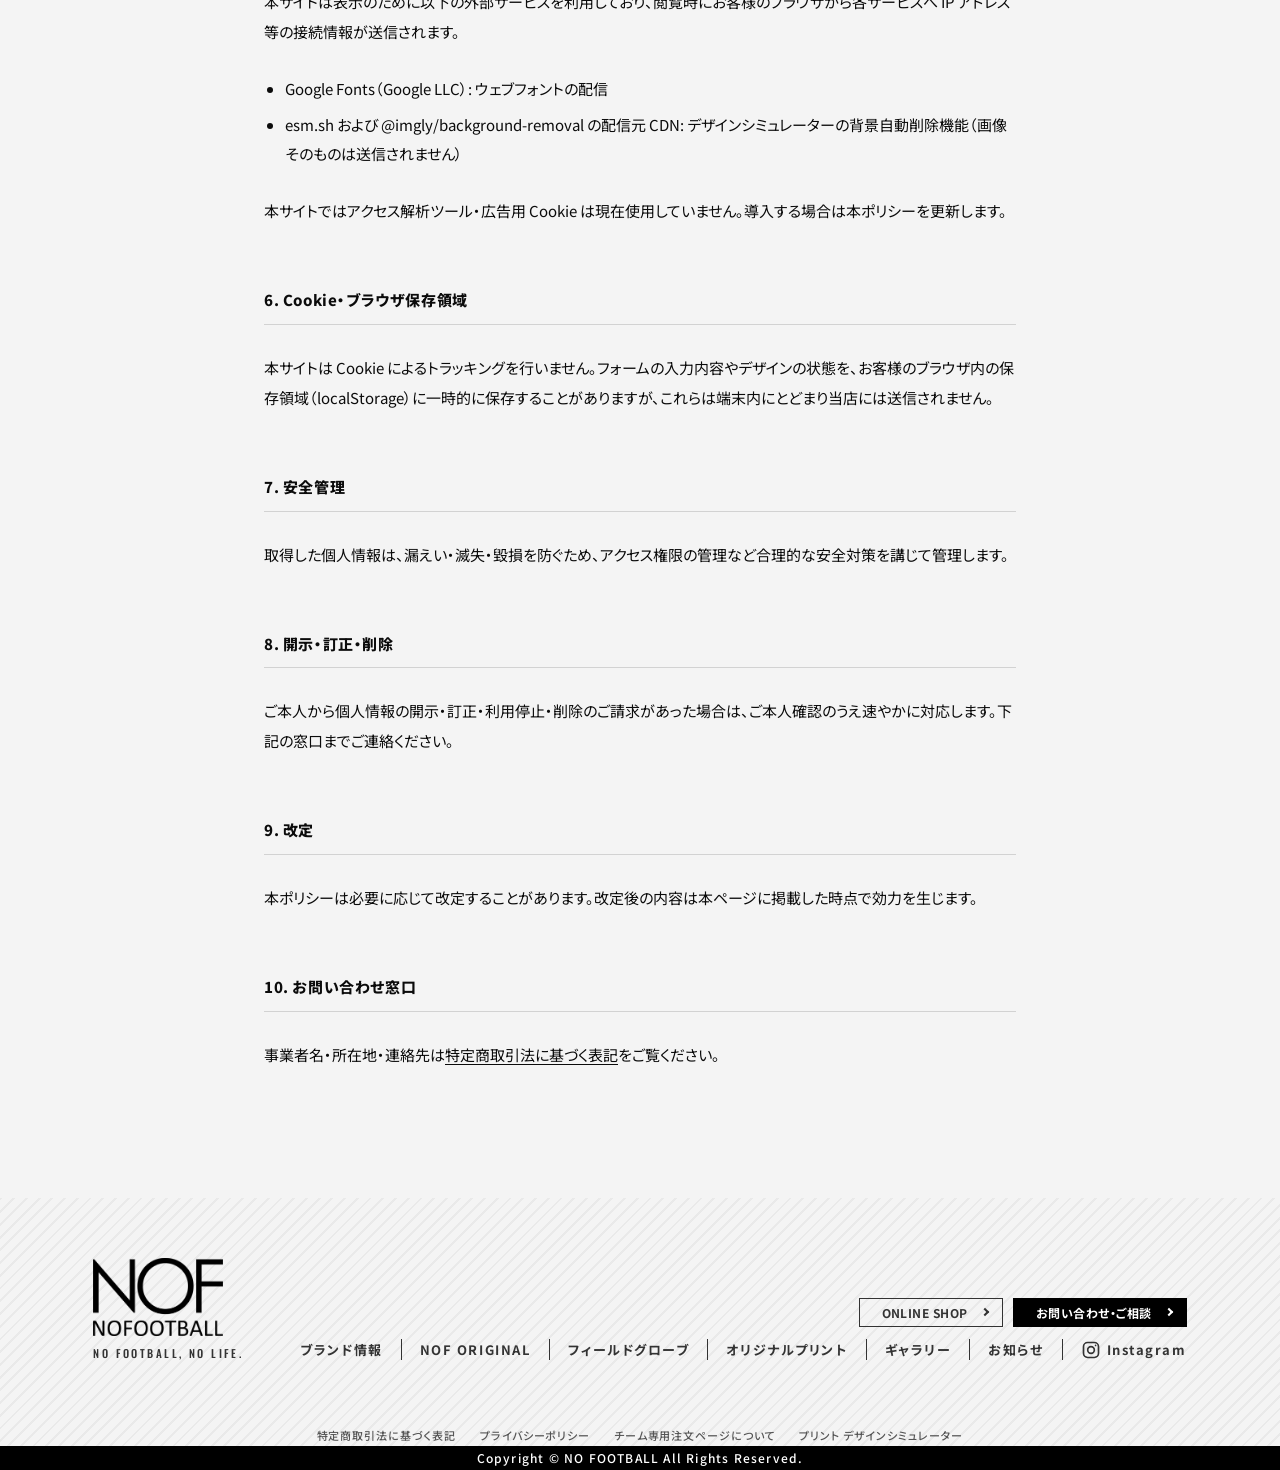
<file: privacy.html>
<!DOCTYPE html>
<html lang="ja">
<head>
<meta charset="utf-8">
<meta name="viewport" content="width=device-width, initial-scale=1">
<title>プライバシーポリシー ｜ NO FOOTBALL</title>
<meta name="description" content="NO FOOTBALL（NOF）のウェブサイトにおける個人情報の取り扱いについて。">
<meta name="theme-color" content="#000000">
<meta name="robots" content="noindex, follow">

<link rel="preconnect" href="https://fonts.googleapis.com">
<link rel="preconnect" href="https://fonts.gstatic.com" crossorigin>
<link href="https://fonts.googleapis.com/css2?family=Oswald:wght@400;500;600&family=Noto+Sans+JP:wght@400;500;700;900&display=swap" rel="stylesheet">
<link rel="stylesheet" href="assets/css/hp-shell.css">
<link rel="stylesheet" href="assets/css/base.css">
<link rel="stylesheet" href="assets/css/legal.css">
<link rel="icon" href="data:image/svg+xml,%3Csvg xmlns='http://www.w3.org/2000/svg' viewBox='0 0 32 32'%3E%3Crect width='32' height='32' fill='%23000'/%3E%3Ctext x='16' y='23' font-family='Arial Black,Arial' font-size='16' font-weight='900' fill='%23D8FF00' text-anchor='middle'%3EN%3C/text%3E%3C/svg%3E">
</head>
<body class="t-light">
<a class="skip-link" href="#main">本文へスキップ</a>

<header class="hp-header" id="hpHeader">
  <a href="index.html" class="hp-header__logo" aria-label="NO FOOTBALL 公式サイト トップへ">
    <img src="assets/images/hp/logo-white.png" width="640" height="383" alt="NOF NOFOOTBALL">
    <span>OFFICIAL<br>SITE</span>
  </a>
  <p class="hp-header__tag">LEGAL</p>
  <button class="hp-nav__toggle" type="button" aria-label="メニューを開く" aria-expanded="false" aria-controls="hpNav"><span></span><span></span><span></span></button>
  <nav class="hp-nav" id="hpNav" aria-label="サイト内メニュー">
    <ul class="hp-nav__other">
      <li><a href="https://nofootball.base.shop/" data-link-shop>ONLINE SHOP</a></li>
      <li><a href="contact.html" class="is-cv">お問い合わせ・ご相談</a></li>
    </ul>
    <ul class="hp-nav__list">
      <li><a href="about.html">ブランド情報</a></li>
      <li><a href="products.html">NOF ORIGINAL</a></li>
      <li><a href="gloves.html">フィールドグローブ</a></li>
      <li><a href="オリジナルプリント/">オリジナルプリント</a></li>
      <li><a href="gallery.html">ギャラリー</a></li>
      <li><a href="news.html">お知らせ</a></li>
      <li><a href="https://www.instagram.com/nofootball_nof/" data-link-instagram class="ico-insta"><svg viewBox="0 0 24 24" aria-hidden="true" fill="none" stroke="currentColor" stroke-width="2"><rect x="3" y="3" width="18" height="18" rx="5"/><circle cx="12" cy="12" r="4"/><circle cx="17.5" cy="6.5" r="1" fill="currentColor" stroke="none"/></svg>Instagram</a></li>
    </ul>
  </nav>
</header>

<main class="legal" id="main">
  <div class="wrap legal__in">
    <header class="legal__head">
      <p class="kicker">LEGAL</p>
      <h1 class="legal__title">プライバシーポリシー</h1>
      <p class="note legal__updated">最終更新日: 2026年9月4日</p>
    </header>

    <div class="legal__body">
      <p>NO FOOTBALL（以下「当店」）は、本サイト（オリジナルフィールドグローブおよびオリジナルプリントのご案内・見積もり・注文受付）をご利用になるお客様の個人情報を、以下の方針にもとづいて取り扱います。</p>

      <h2>1. 取得する情報</h2>
      <ul>
        <li>見積もり・注文フォームにご入力いただく情報: お名前、連絡先（電話番号またはメールアドレス）、チーム名、ご要望など</li>
        <li>注文内容: 商品・カラー・数量・サイズ・背番号・プリント位置・概算金額など</li>
        <li>メール・電話等でお問い合わせいただいた際の内容</li>
      </ul>

      <h2>2. アップロードした画像の取り扱い</h2>
      <p>デザインシミュレーターでアップロードしたロゴ・画像は、お客様のブラウザ内だけで処理（合成・背景の自動削除・プレビュー表示・画像の保存）され、<strong>当店のサーバーには送信されません</strong>。当店が画像を受け取るのは、お客様が保存した画像をメール等で送付いただいた場合に限ります。受け取った画像は製作および確認の目的にのみ使用します。</p>

      <h2>3. 利用目的</h2>
      <ul>
        <li>お見積もりの作成・ご連絡</li>
        <li>商品の製作・発送・アフターサポート</li>
        <li>お問い合わせへの対応</li>
        <li>チーム専用ページの発行・運営</li>
      </ul>

      <h2>4. 第三者への提供・業務委託</h2>
      <p>法令にもとづく場合を除き、ご本人の同意なく個人情報を第三者に提供することはありません。ただし、業務遂行のために必要な範囲で、以下の委託先に情報を取り扱わせることがあります。</p>
      <ul>
        <li>フォーム送信サービス（Formspree, Inc.）: 見積もりフォームの入力内容を当店のメールに転送するために利用します。</li>
        <li>印刷・縫製の協力工場、配送業者: 製作・お届けに必要な範囲（お届け先情報等）に限ります。</li>
      </ul>

      <h2>5. 外部サービスについて</h2>
      <p>本サイトは表示のために以下の外部サービスを利用しており、閲覧時にお客様のブラウザから各サービスへ IP アドレス等の接続情報が送信されます。</p>
      <ul>
        <li>Google Fonts（Google LLC）: ウェブフォントの配信</li>
        <li>esm.sh および @imgly/background-removal の配信元 CDN: デザインシミュレーターの背景自動削除機能（画像そのものは送信されません）</li>
      </ul>
      <p>本サイトではアクセス解析ツール・広告用 Cookie は現在使用していません。導入する場合は本ポリシーを更新します。</p>

      <h2>6. Cookie・ブラウザ保存領域</h2>
      <p>本サイトは Cookie によるトラッキングを行いません。フォームの入力内容やデザインの状態を、お客様のブラウザ内の保存領域（localStorage）に一時的に保存することがありますが、これらは端末内にとどまり当店には送信されません。</p>

      <h2>7. 安全管理</h2>
      <p>取得した個人情報は、漏えい・滅失・毀損を防ぐため、アクセス権限の管理など合理的な安全対策を講じて管理します。</p>

      <h2>8. 開示・訂正・削除</h2>
      <p>ご本人から個人情報の開示・訂正・利用停止・削除のご請求があった場合は、ご本人確認のうえ速やかに対応します。下記の窓口までご連絡ください。</p>

      <h2>9. 改定</h2>
      <p>本ポリシーは必要に応じて改定することがあります。改定後の内容は本ページに掲載した時点で効力を生じます。</p>

      <h2>10. お問い合わせ窓口</h2>
      <p>事業者名・所在地・連絡先は<a href="tokusho.html">特定商取引法に基づく表記</a>をご覧ください。</p>
    </div>
  </div>
</main>

<footer class="hp-footer line-bg-light">
  <div class="hp-wrap hp-footer__in">
    <a href="index.html" class="hp-footer__logo">
      <img src="assets/images/hp/logo-black.png" width="640" height="383" alt="NOF NOFOOTBALL">
      <small>NO FOOTBALL, NO LIFE.</small>
    </a>
    <nav class="hp-nav" aria-label="フッターメニュー">
    <ul class="hp-nav__other">
      <li><a href="https://nofootball.base.shop/" data-link-shop>ONLINE SHOP</a></li>
      <li><a href="contact.html" class="is-cv">お問い合わせ・ご相談</a></li>
    </ul>
    <ul class="hp-nav__list">
      <li><a href="about.html">ブランド情報</a></li>
      <li><a href="products.html">NOF ORIGINAL</a></li>
      <li><a href="gloves.html">フィールドグローブ</a></li>
      <li><a href="オリジナルプリント/">オリジナルプリント</a></li>
      <li><a href="gallery.html">ギャラリー</a></li>
      <li><a href="news.html">お知らせ</a></li>
      <li><a href="https://www.instagram.com/nofootball_nof/" data-link-instagram class="ico-insta"><svg viewBox="0 0 24 24" aria-hidden="true" fill="none" stroke="currentColor" stroke-width="2"><rect x="3" y="3" width="18" height="18" rx="5"/><circle cx="12" cy="12" r="4"/><circle cx="17.5" cy="6.5" r="1" fill="currentColor" stroke="none"/></svg>Instagram</a></li>
    </ul>
    </nav>
  </div>
  <ul class="hp-footer__legal">
    <li><a href="tokusho.html">特定商取引法に基づく表記</a></li>
    <li><a href="privacy.html">プライバシーポリシー</a></li>
    <li><a href="gloves.html#store">チーム専用注文ページについて</a></li>
    <li><a href="オリジナルプリント/design.html">プリント デザインシミュレーター</a></li>
  </ul>
  <p class="hp-footer__copy">Copyright © NO FOOTBALL All Rights Reserved.</p>
</footer>
<button class="pagetop" type="button" aria-label="ページの先頭へ戻る"></button>
<script src="assets/js/site-config.js"></script>
<script src="assets/js/hp.js"></script>
</body>
</html>
</file>
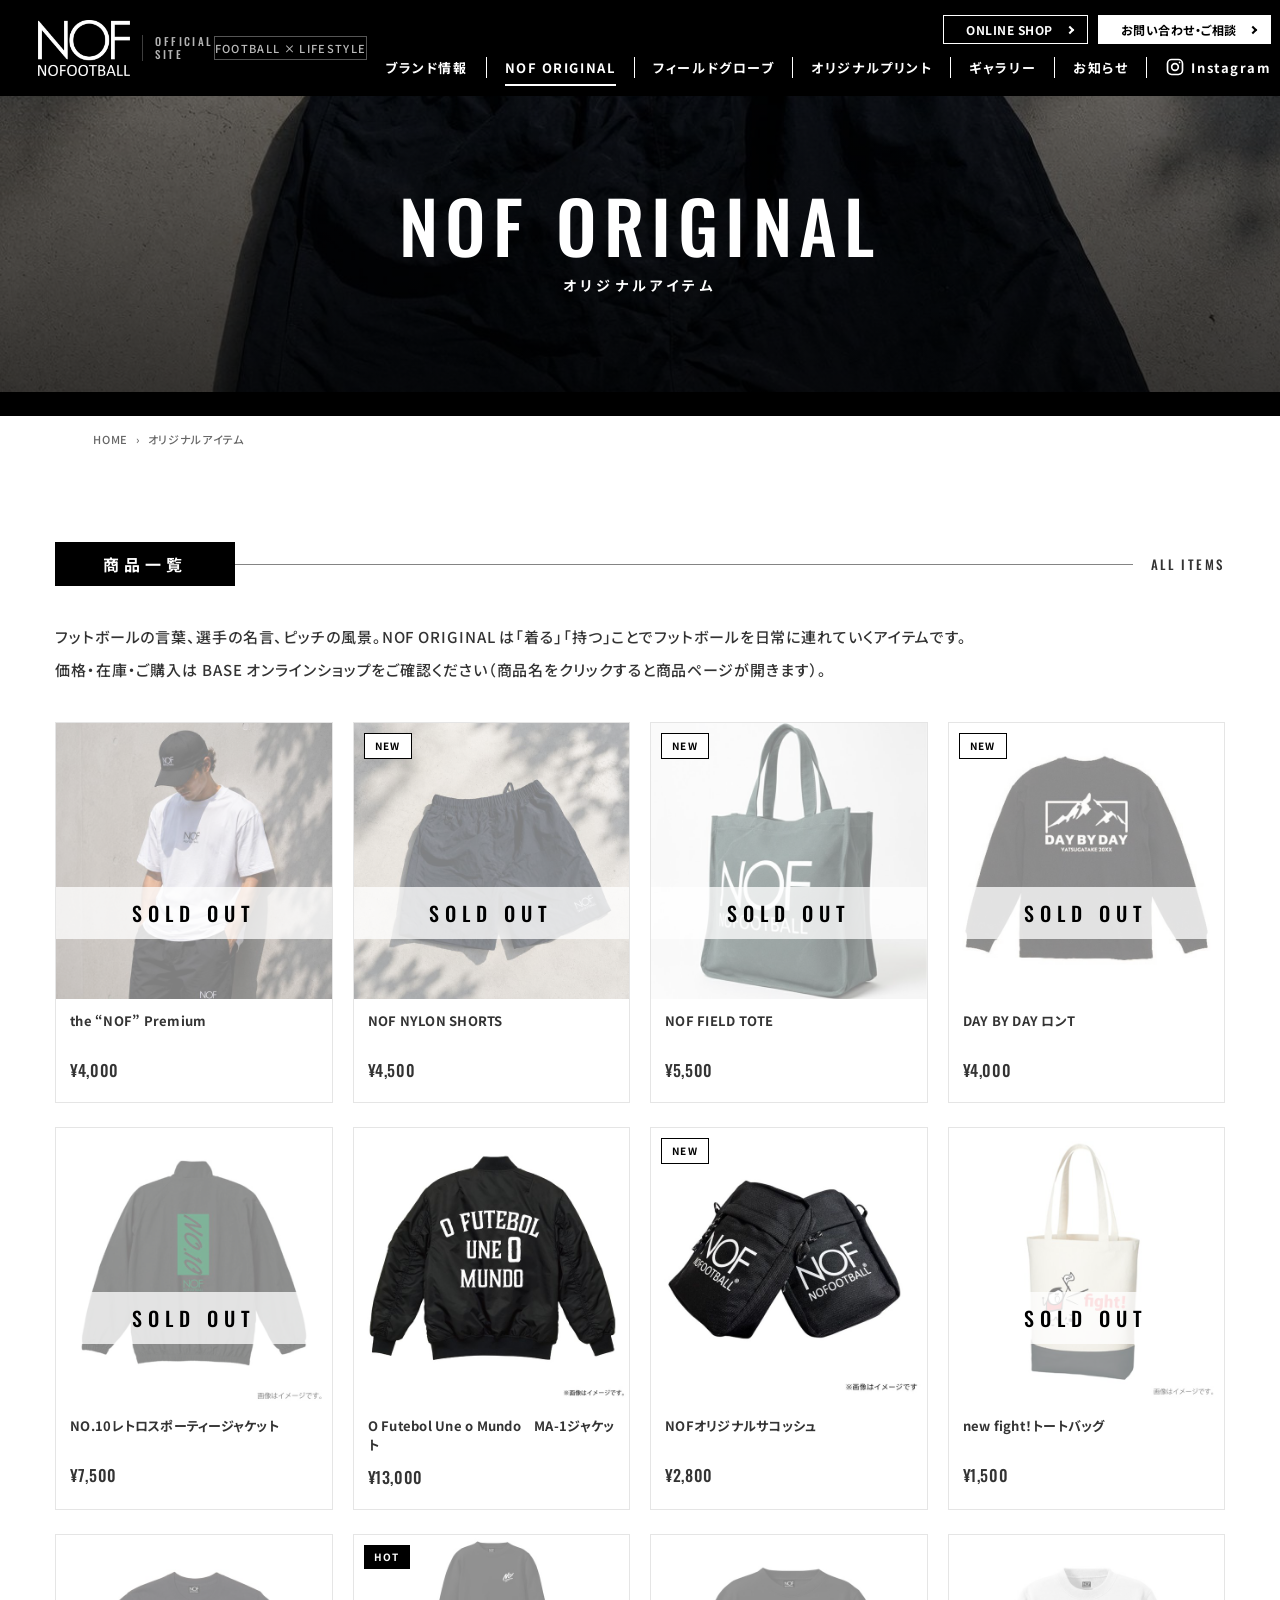
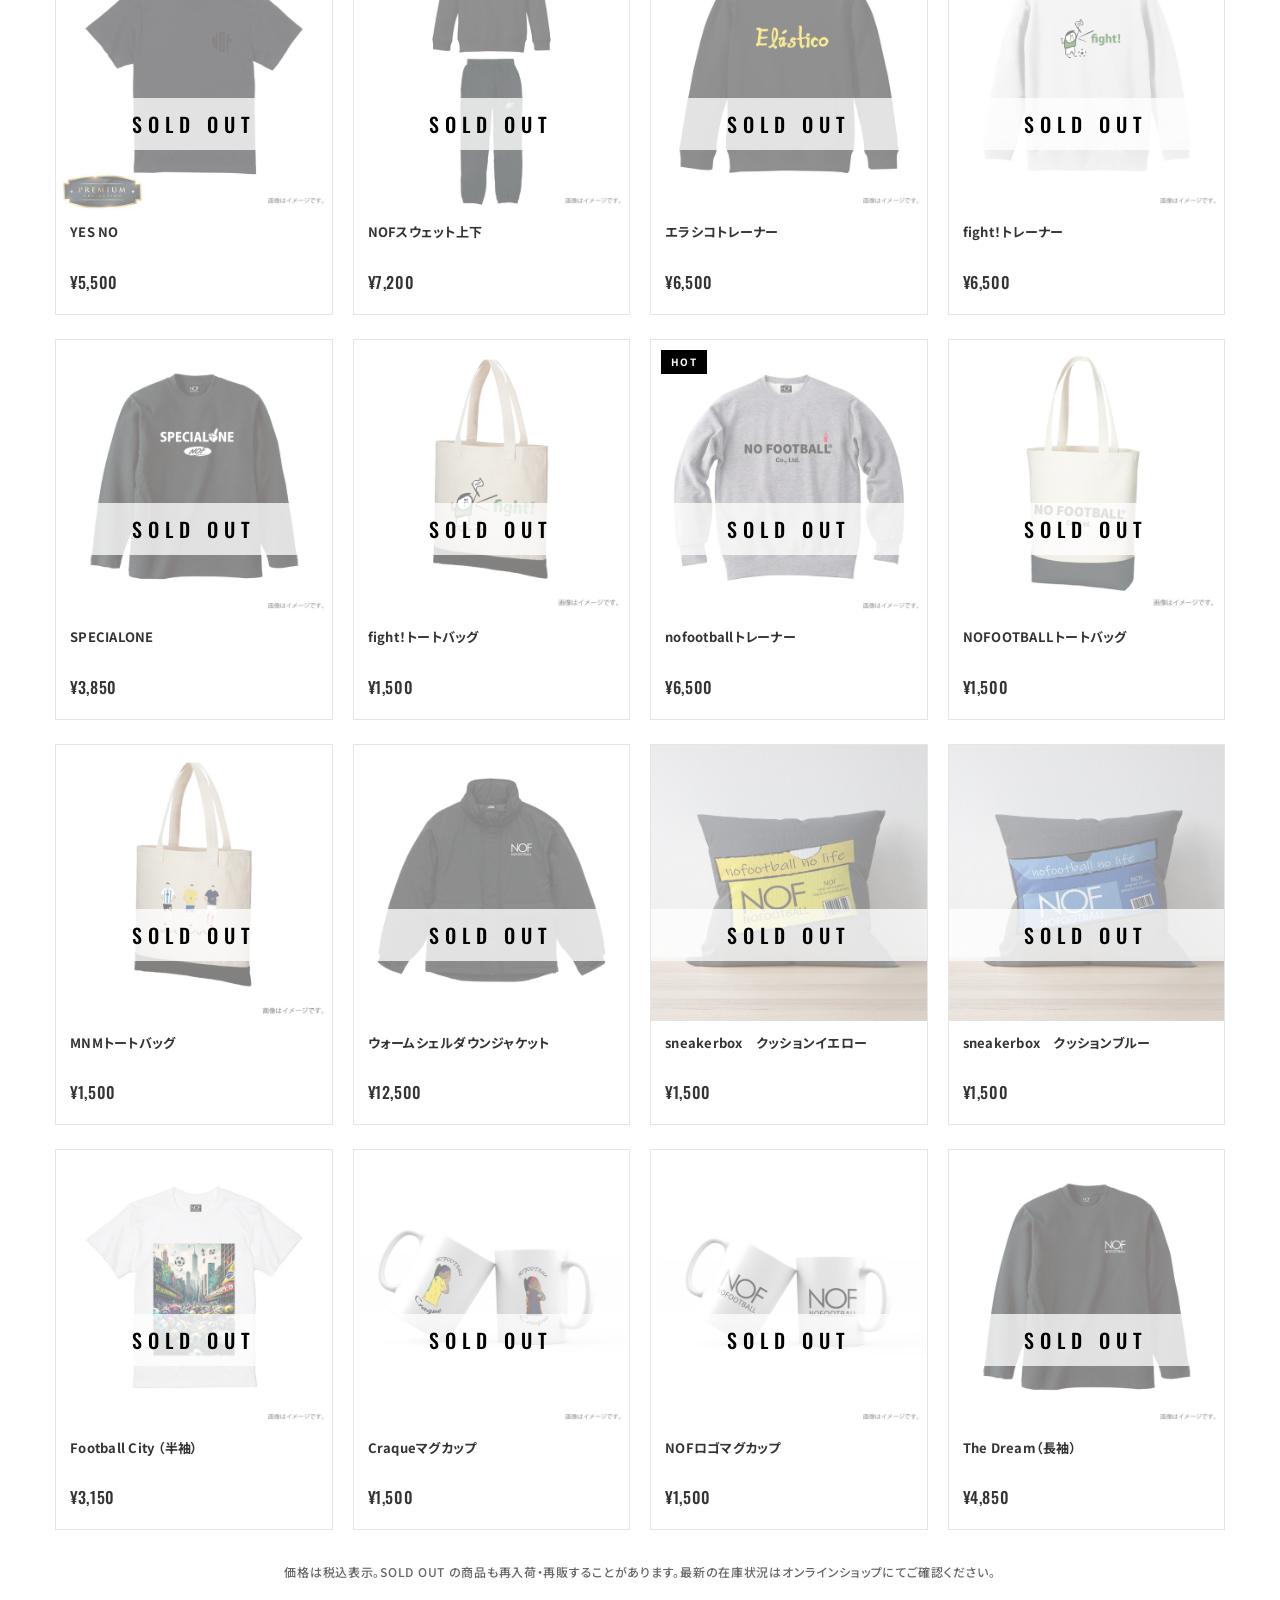
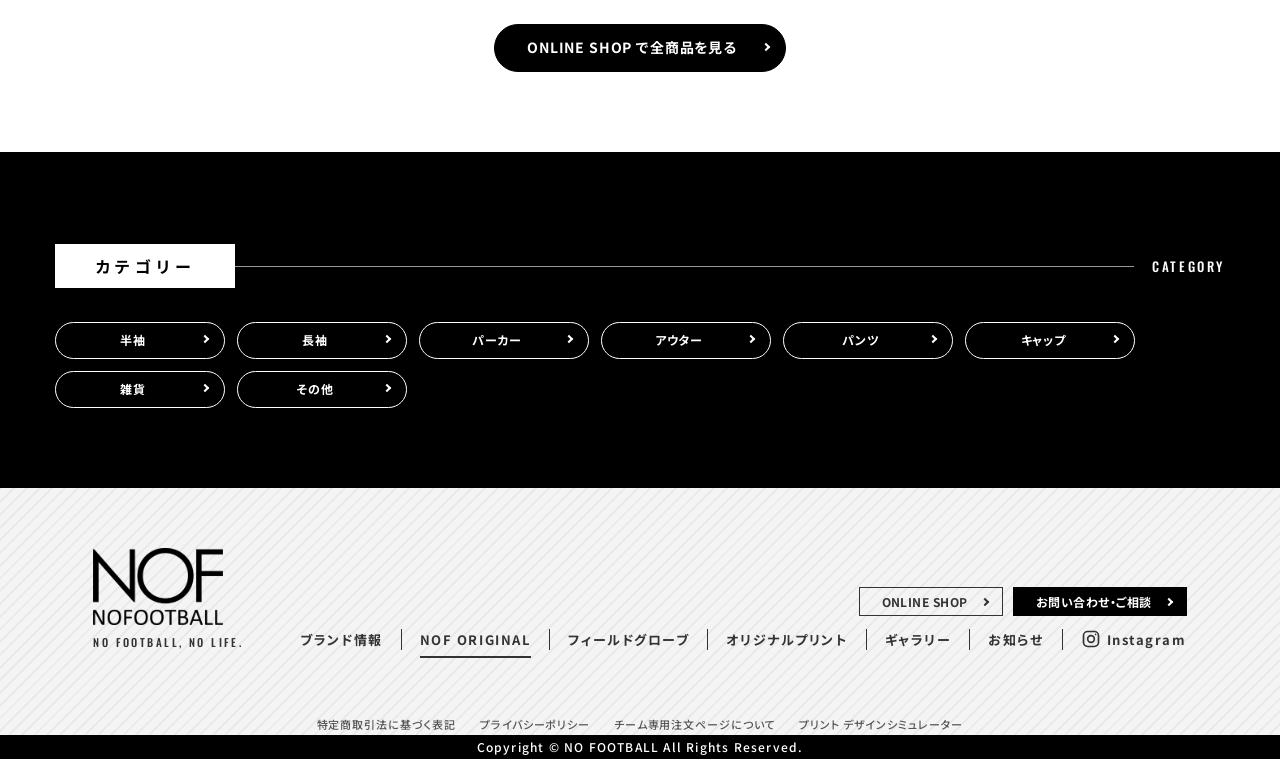
<file: products.html>
<!DOCTYPE html>
<html lang="ja">
<head>
<meta charset="utf-8">
<meta name="viewport" content="width=device-width, initial-scale=1">
<title>NOF ORIGINAL ｜ NO FOOTBALL（NOF）公式サイト</title>
<meta name="description" content="NO FOOTBALL（NOF）のオリジナルアパレル・グッズ一覧。Tシャツ、スウェット、ジャケット、トートバッグ、サコッシュなど。ご購入は BASE オンラインショップから。">
<meta name="theme-color" content="#000000">
<meta property="og:type" content="website">
<meta property="og:title" content="NOF ORIGINAL ｜ NO FOOTBALL（NOF）公式サイト">
<meta property="og:description" content="NO FOOTBALL（NOF）のオリジナルアパレル・グッズ一覧。Tシャツ、スウェット、ジャケット、トートバッグ、サコッシュなど。ご購入は BASE オンラインショップから。">
<meta property="og:image" content="assets/images/hp/og.jpg">
<meta name="twitter:card" content="summary_large_image">
<link rel="preconnect" href="https://fonts.googleapis.com">
<link rel="preconnect" href="https://fonts.gstatic.com" crossorigin>
<link href="https://fonts.googleapis.com/css2?family=Oswald:wght@400;500;600&family=Noto+Sans+JP:wght@400;500;700;900&family=Noto+Serif+JP:wght@500;700&display=swap" rel="stylesheet">
<link rel="stylesheet" href="assets/css/hp-shell.css">
<link rel="stylesheet" href="assets/css/hp.css">
<link rel="icon" href="data:image/svg+xml,%3Csvg xmlns='http://www.w3.org/2000/svg' viewBox='0 0 32 32'%3E%3Crect width='32' height='32' fill='%23000'/%3E%3Ctext x='16' y='23' font-family='Arial Black,Arial' font-size='16' font-weight='900' fill='%23fff' text-anchor='middle'%3EN%3C/text%3E%3C/svg%3E">
</head>
<body class="hp">
<a class="skip-link" href="#main">本文へスキップ</a>

<!-- ======================================================= HEADER ======= -->
<header class="hp-header" id="hpHeader">
  <a href="index.html" class="hp-header__logo" aria-label="NO FOOTBALL 公式サイト トップへ">
    <img src="assets/images/hp/logo-white.png" width="640" height="383" alt="NOF NOFOOTBALL">
    <span>OFFICIAL<br>SITE</span>
  </a>
  <p class="hp-header__tag">FOOTBALL × LIFESTYLE</p>
  <button class="hp-nav__toggle" type="button" aria-label="メニューを開く" aria-expanded="false" aria-controls="hpNav"><span></span><span></span><span></span></button>
  <nav class="hp-nav" id="hpNav" aria-label="サイト内メニュー">
    <ul class="hp-nav__other">
      <li><a href="https://nofootball.base.shop/" data-link-shop>ONLINE SHOP</a></li>
      <li><a href="contact.html" class="is-cv">お問い合わせ・ご相談</a></li>
    </ul>
    <ul class="hp-nav__list">
      <li><a href="about.html">ブランド情報</a></li>
      <li><a href="products.html">NOF ORIGINAL</a></li>
      <li><a href="gloves.html">フィールドグローブ</a></li>
      <li><a href="オリジナルプリント/">オリジナルプリント</a></li>
      <li><a href="gallery.html">ギャラリー</a></li>
      <li><a href="news.html">お知らせ</a></li>
      <li><a href="https://www.instagram.com/nofootball_nof/" data-link-instagram class="ico-insta"><svg viewBox="0 0 24 24" aria-hidden="true" fill="none" stroke="currentColor" stroke-width="2"><rect x="3" y="3" width="18" height="18" rx="5"/><circle cx="12" cy="12" r="4"/><circle cx="17.5" cy="6.5" r="1" fill="currentColor" stroke="none"/></svg>Instagram</a></li>
    </ul>
  </nav>
</header>

<main id="main" class="products">
  <section class="page-hero">
    <img src="assets/images/hp/hero-02.jpg" alt="" width="1920" height="1080">
    <div class="page-hero__in">
      <h1>NOF Original</h1>
      <p>オリジナルアイテム</p>
    </div>
  </section>
  <ol class="breadcrumb hp-wrap" aria-label="現在地">
    <li><a href="index.html">HOME</a></li><li>オリジナルアイテム</li>
  </ol>

  <section class="sec sec--light">
    <div class="hp-wrap">
      <div class="label-head anim">
        <span class="label-head__box">商品一覧</span>
        <span class="label-head__line"></span>
        <span class="label-head__en">ALL ITEMS</span>
      </div>
      <p class="para anim" style="margin-top:0">
        フットボールの言葉、選手の名言、ピッチの風景。NOF ORIGINAL は「着る」「持つ」ことでフットボールを日常に連れていくアイテムです。<br>
        価格・在庫・ご購入は BASE オンラインショップをご確認ください（商品名をクリックすると商品ページが開きます）。
      </p>
      <div class="item-grid anim" id="itemGrid" style="margin-top:36px"></div>
      <p class="item-grid__note">価格は税込表示。SOLD OUT の商品も再入荷・再販することがあります。最新の在庫状況はオンラインショップにてご確認ください。</p>
      <p class="item-grid__cta"><a href="https://nofootball.base.shop/" class="link-btn link-btn--lg" data-link-shop>ONLINE SHOP で全商品を見る</a></p>
    </div>
  </section>

  <section class="sec sec--dark">
    <div class="hp-wrap">
      <div class="label-head anim">
        <span class="label-head__box">カテゴリー</span>
        <span class="label-head__line"></span>
        <span class="label-head__en">CATEGORY</span>
      </div>
      <ul class="anim" style="display:flex;flex-wrap:wrap;gap:12px">
        <li><a href="https://nofootball.base.shop/categories/5553184" class="link-btn link-btn--ghost" target="_blank" rel="noopener">半袖</a></li>
        <li><a href="https://nofootball.base.shop/categories/5553194" class="link-btn link-btn--ghost" target="_blank" rel="noopener">長袖</a></li>
        <li><a href="https://nofootball.base.shop/categories/5553195" class="link-btn link-btn--ghost" target="_blank" rel="noopener">パーカー</a></li>
        <li><a href="https://nofootball.base.shop/categories/5608158" class="link-btn link-btn--ghost" target="_blank" rel="noopener">アウター</a></li>
        <li><a href="https://nofootball.base.shop/categories/7341152" class="link-btn link-btn--ghost" target="_blank" rel="noopener">パンツ</a></li>
        <li><a href="https://nofootball.base.shop/categories/5553196" class="link-btn link-btn--ghost" target="_blank" rel="noopener">キャップ</a></li>
        <li><a href="https://nofootball.base.shop/categories/5553197" class="link-btn link-btn--ghost" target="_blank" rel="noopener">雑貨</a></li>
        <li><a href="https://nofootball.base.shop/categories/5553186" class="link-btn link-btn--ghost" target="_blank" rel="noopener">その他</a></li>
      </ul>
    </div>
  </section>

</main>

<!-- ======================================================= FOOTER ======= -->
<footer class="hp-footer line-bg-light">
  <div class="hp-wrap hp-footer__in">
    <a href="index.html" class="hp-footer__logo">
      <img src="assets/images/hp/logo-black.png" width="640" height="383" alt="NOF NOFOOTBALL">
      <small>NO FOOTBALL, NO LIFE.</small>
    </a>
    <nav class="hp-nav" aria-label="フッターメニュー">
    <ul class="hp-nav__other">
      <li><a href="https://nofootball.base.shop/" data-link-shop>ONLINE SHOP</a></li>
      <li><a href="contact.html" class="is-cv">お問い合わせ・ご相談</a></li>
    </ul>
    <ul class="hp-nav__list">
      <li><a href="about.html">ブランド情報</a></li>
      <li><a href="products.html">NOF ORIGINAL</a></li>
      <li><a href="gloves.html">フィールドグローブ</a></li>
      <li><a href="オリジナルプリント/">オリジナルプリント</a></li>
      <li><a href="gallery.html">ギャラリー</a></li>
      <li><a href="news.html">お知らせ</a></li>
      <li><a href="https://www.instagram.com/nofootball_nof/" data-link-instagram class="ico-insta"><svg viewBox="0 0 24 24" aria-hidden="true" fill="none" stroke="currentColor" stroke-width="2"><rect x="3" y="3" width="18" height="18" rx="5"/><circle cx="12" cy="12" r="4"/><circle cx="17.5" cy="6.5" r="1" fill="currentColor" stroke="none"/></svg>Instagram</a></li>
    </ul>
    </nav>
  </div>
  <ul class="hp-footer__legal">
    <li><a href="tokusho.html">特定商取引法に基づく表記</a></li>
    <li><a href="privacy.html">プライバシーポリシー</a></li>
    <li><a href="gloves.html#store">チーム専用注文ページについて</a></li>
    <li><a href="オリジナルプリント/design.html">プリント デザインシミュレーター</a></li>
  </ul>
  <p class="hp-footer__copy">Copyright © NO FOOTBALL All Rights Reserved.</p>
</footer>
<button class="pagetop" type="button" aria-label="ページの先頭へ戻る"></button>

<script src="assets/js/site-config.js"></script>
<script src="assets/js/news-data.js"></script>
<script src="assets/js/shop-items.js"></script>
<script>
(function () {
  var host = document.getElementById("itemGrid");
  var items = window.NOF_SHOP_ITEMS || [];
  function esc(s) { return String(s).replace(/[&<>"']/g, function (c) { return { "&": "&amp;", "<": "&lt;", ">": "&gt;", '"': "&quot;", "'": "&#39;" }[c]; }); }
  host.innerHTML = items.map(function (it) {
    var badge = it.isNew ? '<span class="item__badge item__badge--new">NEW</span>' : (it.isHot ? '<span class="item__badge">HOT</span>' : "");
    return '<a href="' + esc(it.url) + '" class="item' + (it.soldOut ? " is-soldout" : "") + '" target="_blank" rel="noopener">' +
      '<div class="item__fig"><img src="assets/images/hp/items/' + esc(it.id) + '.jpg" width="640" height="640" alt="' + esc(it.name) + '" loading="lazy"></div>' +
      badge + (it.soldOut ? '<span class="item__soldout">SOLD OUT</span>' : "") +
      '<div class="item__body"><p class="item__name">' + esc(it.name) + '</p><p class="item__price">' + esc(it.price) + '</p></div></a>';
  }).join("");
})();
</script>
<script src="assets/js/hp.js"></script>
</body>
</html>
</file>
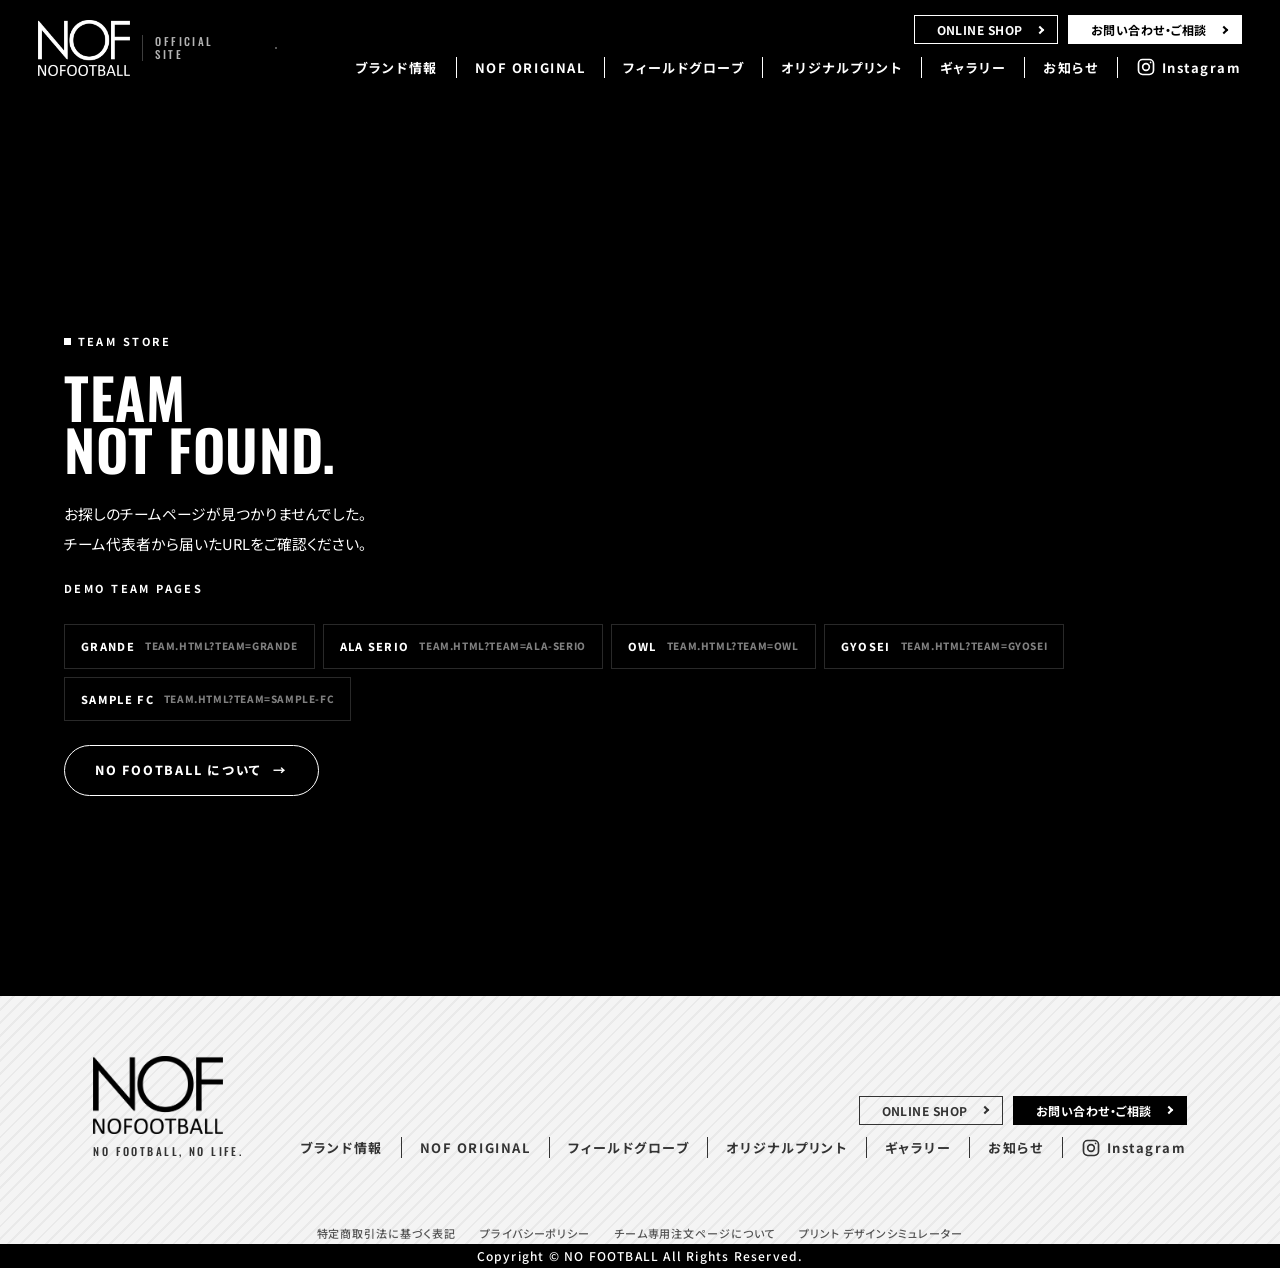
<file: team.html>
<!DOCTYPE html>
<html lang="ja">
<head>
<script>
/* /team/<slug> のような pretty URL でも相対パスの資産を解決できるようにする。
   （必ず他のタグより先に実行すること） */
(function () {
  var m = location.pathname.match(/^(.*?)\/team\/[^\/?#]+\/?$/i);
  if (m) {
    var b = document.createElement("base");
    b.href = (m[1] || "") + "/";
    document.head.appendChild(b);
  }
})();
</script>
<meta charset="utf-8">
<meta name="viewport" content="width=device-width, initial-scale=1, viewport-fit=cover">
<title>TEAM STORE ｜ NO FOOTBALL</title>
<meta name="description" content="チーム専用のオリジナルフィールドグローブ注文ページ。">
<meta name="theme-color" content="#000000">
<meta name="robots" content="noindex">
<meta property="og:type" content="website">
<meta property="og:title" content="OFFICIAL TEAM GLOVES — NO FOOTBALL">
<meta property="og:image" content="assets/images/glove-grande.jpg">

<link rel="preconnect" href="https://fonts.googleapis.com">
<link rel="preconnect" href="https://fonts.gstatic.com" crossorigin>
<link href="https://fonts.googleapis.com/css2?family=Oswald:wght@400;500;600&family=Noto+Sans+JP:wght@400;500;700;900&display=swap" rel="stylesheet">
<!-- プリント用の書体（プレビューで実際の書体を再現するため） -->
<link href="https://fonts.googleapis.com/css2?family=Alfa+Slab+One&family=Archivo+Black&family=Bebas+Neue&family=Bowlby+One&family=Graduate&family=Racing+Sans+One&family=Russo+One&family=Teko:wght@600&display=swap" rel="stylesheet">
<link rel="stylesheet" href="assets/css/hp-shell.css">
<link rel="stylesheet" href="assets/css/base.css">
<link rel="stylesheet" href="assets/css/team.css">
<link rel="icon" href="data:image/svg+xml,%3Csvg xmlns='http://www.w3.org/2000/svg' viewBox='0 0 32 32'%3E%3Crect width='32' height='32' fill='%23000'/%3E%3Ctext x='16' y='23' font-family='Arial Black,Arial' font-size='16' font-weight='900' fill='%23D8FF00' text-anchor='middle'%3EN%3C/text%3E%3C/svg%3E">
</head>
<body class="t-dark team-body">
<a class="skip-link" href="#main">本文へスキップ</a>

<!-- ======================================================= HEADER ======= -->
<header class="hp-header" id="hpHeader">
  <a href="index.html" class="hp-header__logo" aria-label="NO FOOTBALL 公式サイト トップへ">
    <img src="assets/images/hp/logo-white.png" width="640" height="383" alt="NOF NOFOOTBALL">
    <span>OFFICIAL<br>SITE</span>
  </a>
  <p class="hp-header__tag" id="hdTeamName"></p>
  <button class="hp-nav__toggle" type="button" aria-label="メニューを開く" aria-expanded="false" aria-controls="hpNav"><span></span><span></span><span></span></button>
  <nav class="hp-nav" id="hpNav" aria-label="サイト内メニュー">
    <ul class="hp-nav__other">
      <li><a href="https://nofootball.base.shop/" data-link-shop>ONLINE SHOP</a></li>
      <li><a href="contact.html" class="is-cv">お問い合わせ・ご相談</a></li>
    </ul>
    <ul class="hp-nav__list">
      <li><a href="about.html">ブランド情報</a></li>
      <li><a href="products.html">NOF ORIGINAL</a></li>
      <li><a href="gloves.html">フィールドグローブ</a></li>
      <li><a href="オリジナルプリント/">オリジナルプリント</a></li>
      <li><a href="gallery.html">ギャラリー</a></li>
      <li><a href="news.html">お知らせ</a></li>
      <li><a href="https://www.instagram.com/nofootball_nof/" data-link-instagram class="ico-insta"><svg viewBox="0 0 24 24" aria-hidden="true" fill="none" stroke="currentColor" stroke-width="2"><rect x="3" y="3" width="18" height="18" rx="5"/><circle cx="12" cy="12" r="4"/><circle cx="17.5" cy="6.5" r="1" fill="currentColor" stroke="none"/></svg>Instagram</a></li>
    </ul>
  </nav>
</header>

<main id="main">

  <!-- =================================================== NOT FOUND ====== -->
  <section class="view view--center" id="viewNotFound" hidden>
    <div class="wrap stack-24">
      <p class="kicker">TEAM STORE</p>
      <h1 class="display display--m" tabindex="-1">Team<br>not found.</h1>
      <p class="lead">お探しのチームページが見つかりませんでした。<br>チーム代表者から届いたURLをご確認ください。</p>
      <div class="stack-16">
        <p class="kicker kicker--plain">DEMO TEAM PAGES</p>
        <ul class="team-links__list" id="nfTeamLinks"></ul>
      </div>
      <p><a href="index.html" class="btn btn--ghost">NO FOOTBALL について<span class="btn__arrow">→</span></a></p>
    </div>
  </section>

  <!-- ================================================== STORE / ORDER === -->
  <section class="view" id="viewStore" hidden>

    <!-- ---------------------------------------------------- team hero --- -->
    <div class="thero">
      <div class="wrap thero__in">
        <div class="thero__id">
          <div class="thero__logo" id="teamLogo" hidden></div>
          <div class="thero__idtext">
            <p class="kicker" id="teamKicker">OFFICIAL TEAM STORE</p>
            <h1 class="display display--l thero__name" id="teamName" tabindex="-1"></h1>
            <p class="thero__product" id="teamProduct"></p>
          </div>
        </div>

        <div class="thero__media">
          <div class="thero__main fig" id="heroFig">
            <img id="heroImg" alt="" width="900" height="900">
          </div>
          <ul class="thero__thumbs" id="heroThumbs"></ul>
        </div>

        <div class="thero__meta">
          <div class="price">
            <span class="price__value" id="teamPrice"></span>
            <span class="price__tax">税込 / 1双</span>
          </div>
          <p class="thero__desc" id="teamDesc"></p>
          <ul class="thero__spec">
            <li id="teamClubRow" hidden><span>CLUB</span><em id="teamClub"></em></li>
            <li><span>PRINT</span><em id="teamPrint"></em></li>
            <li><span>GRIP</span><em>手のひら側 滑り止め加工</em></li>
            <li><span>SIZE</span><em>S / M / L</em></li>
            <li><span>DEADLINE</span><em id="teamDeadline">—</em></li>
          </ul>
          <a href="#order" class="btn btn--acc btn--full" data-goto-order>注文する<span class="btn__arrow">→</span></a>
        </div>
      </div>
    </div>

    <!-- ------------------------------------------------------- order --- -->
    <div class="wrap order" id="order">

      <div class="order__grid">

        <!-- preview (sticky on desktop) -->
        <aside class="preview-col">
          <div class="preview-box">
            <div class="preview-box__head">
              <p class="kicker kicker--plain">PREVIEW</p>
              <span class="pv__badge" id="pvBadge">PLAYER 01</span>
            </div>
            <div class="pv" id="pv">
              <img class="pv__glove" src="assets/images/glove-blank.png" alt=""
                   width="354" height="723" loading="lazy" decoding="async">
              <div class="pv__print" id="pvPrint">
                <div class="pv__logo fig" id="pvLogo" hidden><img alt="" width="200" height="200"></div>
                <span class="pv__name" id="pvName"></span>
              </div>
              <span class="pv__num" id="pvNum">10</span>
            </div>
            <p class="note pv__note">※ 仕上がりの雰囲気を確認するための簡易イメージです。<br>実際のプリント位置・書体は製作時に調整します。</p>
          </div>
        </aside>

        <!-- form -->
        <div class="form-col">
          <form id="orderForm" novalidate>

            <section class="block">
              <header class="block__head">
                <p class="kicker">ORDER</p>
                <h2 class="display display--s">Players.</h2>
                <p class="note">選手ごとに、お名前・背番号・サイズ・数量を入力してください。</p>
              </header>

              <div id="players"></div>

              <button type="button" class="add-player" id="addPlayer">
                <span class="add-player__plus">＋</span>もう1人追加
              </button>
            </section>

            <section class="block">
              <header class="block__head">
                <p class="kicker">CONTACT</p>
                <h2 class="display display--s">Your info.</h2>
                <p class="note">ご注文内容の確認のためにご連絡することがあります。</p>
              </header>

              <div class="fields">
                <label class="field">
                  <span class="field__label">注文者名 <i>必須</i></span>
                  <input type="text" name="customerName" autocomplete="name" placeholder="山田 花子" required>
                  <span class="field__error" data-error></span>
                </label>
                <label class="field">
                  <span class="field__label">メールアドレス <i>必須</i></span>
                  <input type="email" name="email" autocomplete="email" inputmode="email" placeholder="example@mail.com" required>
                  <span class="field__error" data-error></span>
                </label>
                <label class="field">
                  <span class="field__label">電話番号 <i>必須</i></span>
                  <input type="tel" name="tel" autocomplete="tel" inputmode="tel" placeholder="090-0000-0000" required>
                  <span class="field__error" data-error></span>
                </label>
              </div>

              <div class="delivery">
                <span class="field__label" id="deliveryLabel">お受け取り方法</span>
                <div class="choice" id="deliveryChoice" role="group" aria-labelledby="deliveryLabel" hidden></div>
                <p class="delivery__value" id="deliveryValue"></p>
                <p class="note" id="deliveryNote" aria-live="polite"></p>
              </div>

              <label class="field">
                <span class="field__label">備考 <i class="is-opt">任意</i></span>
                <textarea name="note" rows="2" placeholder="ご要望があればご記入ください"></textarea>
              </label>
            </section>

            <section class="block">
              <div class="summary" id="summary"></div>
              <p class="form-error" id="formError" role="alert" hidden></p>
              <button type="submit" class="btn btn--acc btn--lg btn--full" id="submitBtn">
                注文内容を確認する<span class="btn__arrow">→</span>
              </button>
              <p class="note" style="margin-top:14px">※ この画面では決済は行われません。内容確認後、チーム代表者・NOFよりご案内します。</p>
            </section>

          </form>
        </div>
      </div>
    </div>
  </section>

  <!-- =================================================== CONFIRM ======== -->
  <section class="view" id="viewConfirm" hidden>
    <div class="wrap confirm">
      <p class="kicker">STEP 02 / CONFIRM</p>
      <h1 class="display display--jp" tabindex="-1">注文内容の<br>確認</h1>
      <p class="confirm__team" id="cfTeam"></p>

      <div class="confirm__body" id="cfBody"></div>

      <p class="form-error" id="orderError" role="alert" tabindex="-1" hidden></p>

      <div class="confirm__actions">
        <button type="button" class="btn btn--ghost btn--lg" id="backToForm">修正する</button>
        <button type="button" class="btn btn--acc btn--lg" id="placeOrder">この内容で注文する<span class="btn__arrow">→</span></button>
      </div>
    </div>
  </section>

  <!-- =================================================== COMPLETE ======= -->
  <section class="view" id="viewDone" hidden>
    <div class="wrap done">
      <p class="kicker">STEP 03 / COMPLETE</p>
      <h1 class="display display--xl done__title" tabindex="-1">Thank<br>you.</h1>
      <p class="lead">ご注文ありがとうございます。<br>注文内容を受け付けました。</p>

      <dl class="done__meta" id="doneMeta"></dl>
      <div class="done__body" id="doneBody"></div>

      <p class="note">※ お支払い方法・お渡し方法については、チーム代表者またはNOFよりご案内します。</p>
      <div class="done__actions">
        <a href="index.html" class="btn btn--ghost btn--lg">NO FOOTBALL について<span class="btn__arrow">→</span></a>
      </div>
    </div>
  </section>

</main>

<!-- ==================================================== STICKY CTA ====== -->
<div class="stickybar" id="stickybar" hidden>
  <div class="stickybar__in">
    <div class="stickybar__total">
      <span class="stickybar__label">合計</span>
      <span class="stickybar__value" id="stickyTotal">¥0</span>
    </div>
    <button type="button" class="btn btn--acc stickybar__btn" id="stickyBtn">注文する<span class="btn__arrow">→</span></button>
  </div>
</div>

<footer class="hp-footer line-bg-light">
  <div class="hp-wrap hp-footer__in">
    <a href="index.html" class="hp-footer__logo">
      <img src="assets/images/hp/logo-black.png" width="640" height="383" alt="NOF NOFOOTBALL">
      <small>NO FOOTBALL, NO LIFE.</small>
    </a>
    <nav class="hp-nav" aria-label="フッターメニュー">
    <ul class="hp-nav__other">
      <li><a href="https://nofootball.base.shop/" data-link-shop>ONLINE SHOP</a></li>
      <li><a href="contact.html" class="is-cv">お問い合わせ・ご相談</a></li>
    </ul>
    <ul class="hp-nav__list">
      <li><a href="about.html">ブランド情報</a></li>
      <li><a href="products.html">NOF ORIGINAL</a></li>
      <li><a href="gloves.html">フィールドグローブ</a></li>
      <li><a href="オリジナルプリント/">オリジナルプリント</a></li>
      <li><a href="gallery.html">ギャラリー</a></li>
      <li><a href="news.html">お知らせ</a></li>
      <li><a href="https://www.instagram.com/nofootball_nof/" data-link-instagram class="ico-insta"><svg viewBox="0 0 24 24" aria-hidden="true" fill="none" stroke="currentColor" stroke-width="2"><rect x="3" y="3" width="18" height="18" rx="5"/><circle cx="12" cy="12" r="4"/><circle cx="17.5" cy="6.5" r="1" fill="currentColor" stroke="none"/></svg>Instagram</a></li>
    </ul>
    </nav>
  </div>
  <ul class="hp-footer__legal">
    <li><a href="tokusho.html">特定商取引法に基づく表記</a></li>
    <li><a href="privacy.html">プライバシーポリシー</a></li>
    <li><a href="gloves.html#store">チーム専用注文ページについて</a></li>
    <li><a href="オリジナルプリント/design.html">プリント デザインシミュレーター</a></li>
  </ul>
  <p class="hp-footer__copy">Copyright © NO FOOTBALL All Rights Reserved.</p>
</footer>
<button class="pagetop" type="button" aria-label="ページの先頭へ戻る"></button>

<script src="assets/js/teams.js"></script>
<script src="assets/js/core.js"></script>
<script src="assets/js/sizeguide.js"></script>
<script src="assets/js/team.js"></script>
<script src="assets/js/site-config.js"></script>
<script src="assets/js/hp.js"></script>
</body>
</html>
</file>
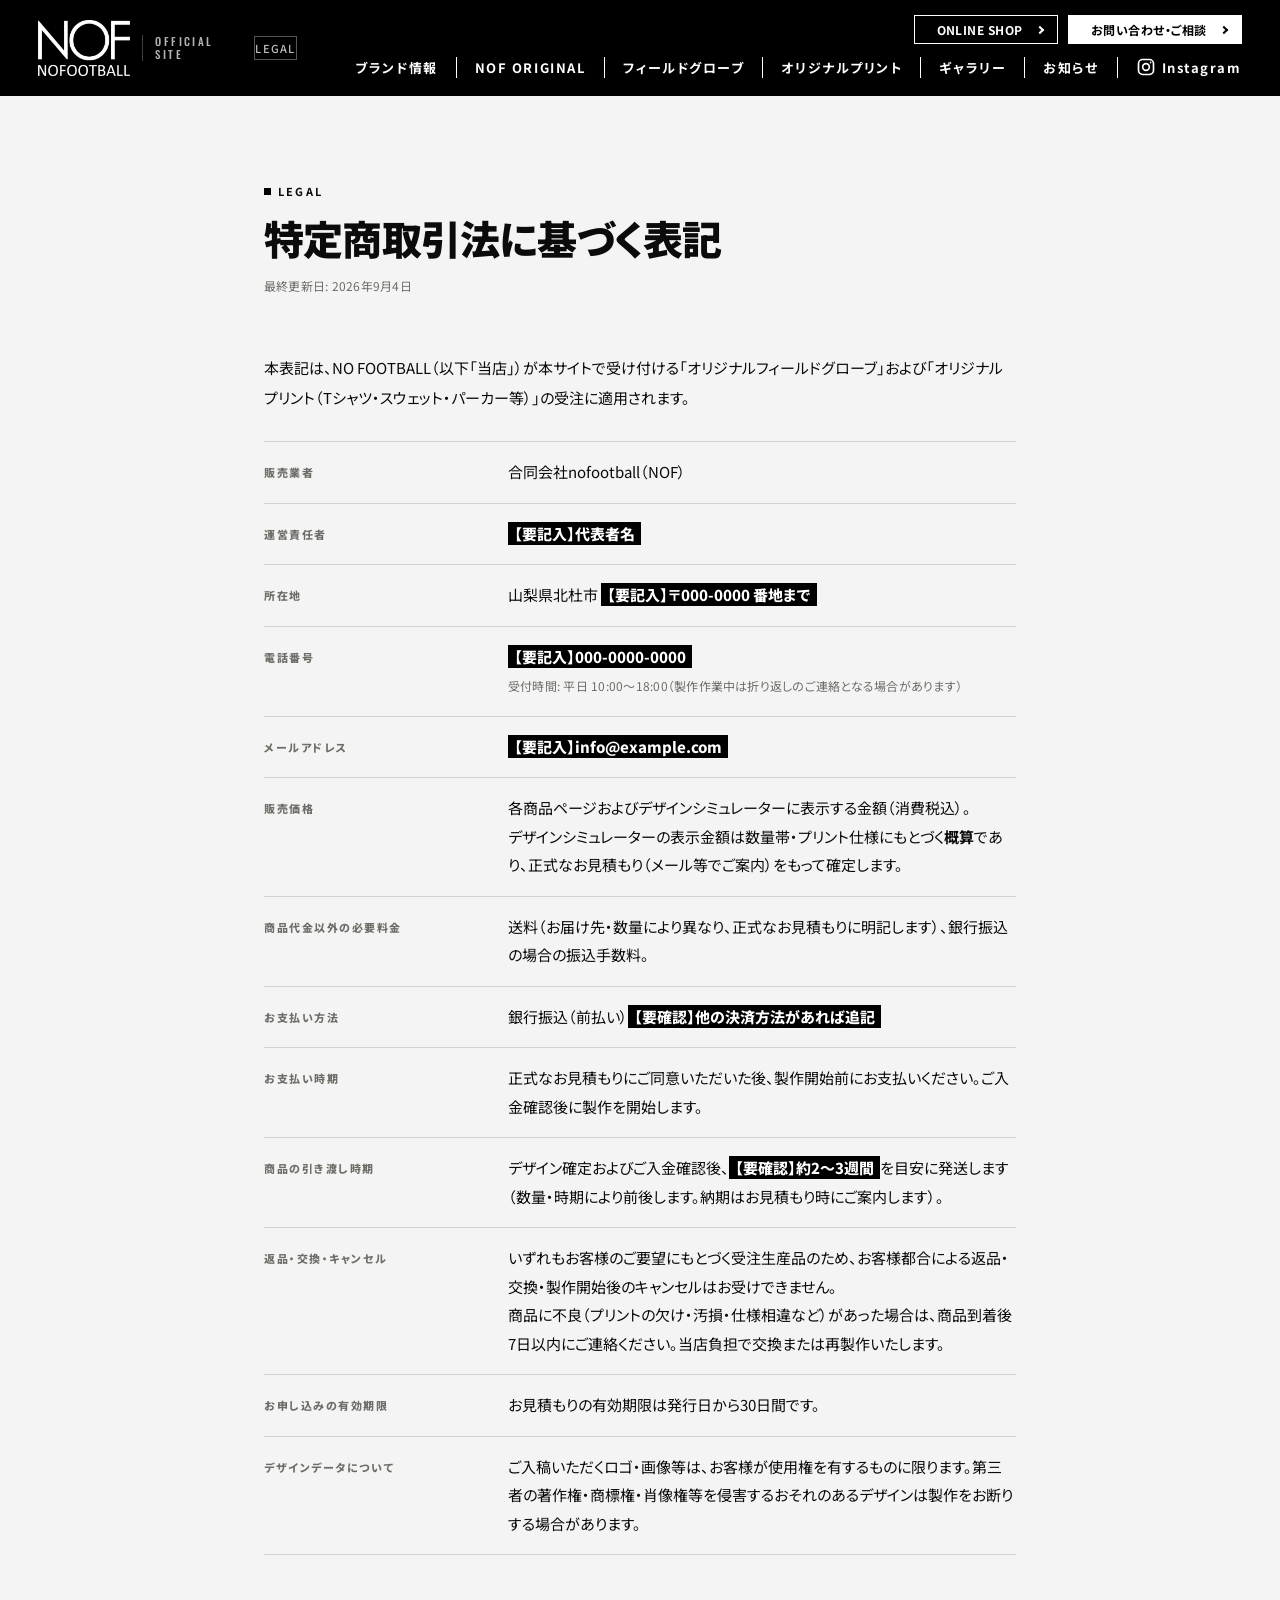
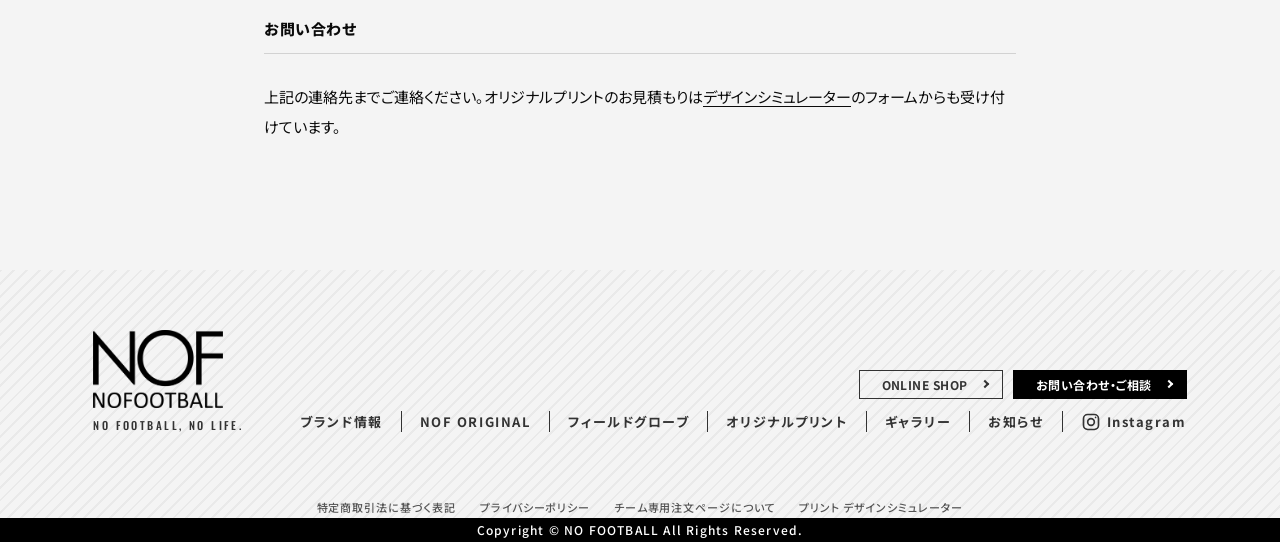
<file: tokusho.html>
<!DOCTYPE html>
<html lang="ja">
<head>
<meta charset="utf-8">
<meta name="viewport" content="width=device-width, initial-scale=1">
<title>特定商取引法に基づく表記 ｜ NO FOOTBALL</title>
<meta name="description" content="NO FOOTBALL（NOF）のオリジナルフィールドグローブ・オリジナルプリントに関する特定商取引法に基づく表記です。">
<meta name="theme-color" content="#000000">
<meta name="robots" content="noindex, follow">

<link rel="preconnect" href="https://fonts.googleapis.com">
<link rel="preconnect" href="https://fonts.gstatic.com" crossorigin>
<link href="https://fonts.googleapis.com/css2?family=Oswald:wght@400;500;600&family=Noto+Sans+JP:wght@400;500;700;900&display=swap" rel="stylesheet">
<link rel="stylesheet" href="assets/css/hp-shell.css">
<link rel="stylesheet" href="assets/css/base.css">
<link rel="stylesheet" href="assets/css/legal.css">
<link rel="icon" href="data:image/svg+xml,%3Csvg xmlns='http://www.w3.org/2000/svg' viewBox='0 0 32 32'%3E%3Crect width='32' height='32' fill='%23000'/%3E%3Ctext x='16' y='23' font-family='Arial Black,Arial' font-size='16' font-weight='900' fill='%23D8FF00' text-anchor='middle'%3EN%3C/text%3E%3C/svg%3E">
</head>
<body class="t-light">
<a class="skip-link" href="#main">本文へスキップ</a>

<header class="hp-header" id="hpHeader">
  <a href="index.html" class="hp-header__logo" aria-label="NO FOOTBALL 公式サイト トップへ">
    <img src="assets/images/hp/logo-white.png" width="640" height="383" alt="NOF NOFOOTBALL">
    <span>OFFICIAL<br>SITE</span>
  </a>
  <p class="hp-header__tag">LEGAL</p>
  <button class="hp-nav__toggle" type="button" aria-label="メニューを開く" aria-expanded="false" aria-controls="hpNav"><span></span><span></span><span></span></button>
  <nav class="hp-nav" id="hpNav" aria-label="サイト内メニュー">
    <ul class="hp-nav__other">
      <li><a href="https://nofootball.base.shop/" data-link-shop>ONLINE SHOP</a></li>
      <li><a href="contact.html" class="is-cv">お問い合わせ・ご相談</a></li>
    </ul>
    <ul class="hp-nav__list">
      <li><a href="about.html">ブランド情報</a></li>
      <li><a href="products.html">NOF ORIGINAL</a></li>
      <li><a href="gloves.html">フィールドグローブ</a></li>
      <li><a href="オリジナルプリント/">オリジナルプリント</a></li>
      <li><a href="gallery.html">ギャラリー</a></li>
      <li><a href="news.html">お知らせ</a></li>
      <li><a href="https://www.instagram.com/nofootball_nof/" data-link-instagram class="ico-insta"><svg viewBox="0 0 24 24" aria-hidden="true" fill="none" stroke="currentColor" stroke-width="2"><rect x="3" y="3" width="18" height="18" rx="5"/><circle cx="12" cy="12" r="4"/><circle cx="17.5" cy="6.5" r="1" fill="currentColor" stroke="none"/></svg>Instagram</a></li>
    </ul>
  </nav>
</header>

<main class="legal" id="main">
  <div class="wrap legal__in">
    <header class="legal__head">
      <p class="kicker">LEGAL</p>
      <h1 class="legal__title">特定商取引法に基づく表記</h1>
      <p class="note legal__updated">最終更新日: 2026年9月4日</p>
    </header>

    <div class="legal__body">
      <p>本表記は、NO FOOTBALL（以下「当店」）が本サイトで受け付ける「オリジナルフィールドグローブ」および「オリジナルプリント（Tシャツ・スウェット・パーカー等）」の受注に適用されます。</p>

      <dl class="legal__table">
        <div><dt>販売業者</dt><dd>合同会社nofootball（NOF）</dd></div>
        <div><dt>運営責任者</dt><dd><span class="todo">【要記入】代表者名</span></dd></div>
        <div><dt>所在地</dt><dd>山梨県北杜市 <span class="todo">【要記入】〒000-0000 番地まで</span></dd></div>
        <div><dt>電話番号</dt><dd><span class="todo">【要記入】000-0000-0000</span><br><span class="note">受付時間: 平日 10:00〜18:00（製作作業中は折り返しのご連絡となる場合があります）</span></dd></div>
        <div><dt>メールアドレス</dt><dd><span class="todo">【要記入】info@example.com</span></dd></div>
        <div><dt>販売価格</dt><dd>各商品ページおよびデザインシミュレーターに表示する金額（消費税込）。<br>デザインシミュレーターの表示金額は数量帯・プリント仕様にもとづく<strong>概算</strong>であり、正式なお見積もり（メール等でご案内）をもって確定します。</dd></div>
        <div><dt>商品代金以外の必要料金</dt><dd>送料（お届け先・数量により異なり、正式なお見積もりに明記します）、銀行振込の場合の振込手数料。</dd></div>
        <div><dt>お支払い方法</dt><dd>銀行振込（前払い）<span class="todo">【要確認】他の決済方法があれば追記</span></dd></div>
        <div><dt>お支払い時期</dt><dd>正式なお見積もりにご同意いただいた後、製作開始前にお支払いください。ご入金確認後に製作を開始します。</dd></div>
        <div><dt>商品の引き渡し時期</dt><dd>デザイン確定およびご入金確認後、<span class="todo">【要確認】約2〜3週間</span>を目安に発送します（数量・時期により前後します。納期はお見積もり時にご案内します）。</dd></div>
        <div><dt>返品・交換・キャンセル</dt><dd>いずれもお客様のご要望にもとづく受注生産品のため、お客様都合による返品・交換・製作開始後のキャンセルはお受けできません。<br>商品に不良（プリントの欠け・汚損・仕様相違など）があった場合は、商品到着後7日以内にご連絡ください。当店負担で交換または再製作いたします。</dd></div>
        <div><dt>お申し込みの有効期限</dt><dd>お見積もりの有効期限は発行日から30日間です。</dd></div>
        <div><dt>デザインデータについて</dt><dd>ご入稿いただくロゴ・画像等は、お客様が使用権を有するものに限ります。第三者の著作権・商標権・肖像権等を侵害するおそれのあるデザインは製作をお断りする場合があります。</dd></div>
      </dl>

      <h2>お問い合わせ</h2>
      <p>上記の連絡先までご連絡ください。オリジナルプリントのお見積もりは<a href="オリジナルプリント/design.html">デザインシミュレーター</a>のフォームからも受け付けています。</p>
    </div>
  </div>
</main>

<footer class="hp-footer line-bg-light">
  <div class="hp-wrap hp-footer__in">
    <a href="index.html" class="hp-footer__logo">
      <img src="assets/images/hp/logo-black.png" width="640" height="383" alt="NOF NOFOOTBALL">
      <small>NO FOOTBALL, NO LIFE.</small>
    </a>
    <nav class="hp-nav" aria-label="フッターメニュー">
    <ul class="hp-nav__other">
      <li><a href="https://nofootball.base.shop/" data-link-shop>ONLINE SHOP</a></li>
      <li><a href="contact.html" class="is-cv">お問い合わせ・ご相談</a></li>
    </ul>
    <ul class="hp-nav__list">
      <li><a href="about.html">ブランド情報</a></li>
      <li><a href="products.html">NOF ORIGINAL</a></li>
      <li><a href="gloves.html">フィールドグローブ</a></li>
      <li><a href="オリジナルプリント/">オリジナルプリント</a></li>
      <li><a href="gallery.html">ギャラリー</a></li>
      <li><a href="news.html">お知らせ</a></li>
      <li><a href="https://www.instagram.com/nofootball_nof/" data-link-instagram class="ico-insta"><svg viewBox="0 0 24 24" aria-hidden="true" fill="none" stroke="currentColor" stroke-width="2"><rect x="3" y="3" width="18" height="18" rx="5"/><circle cx="12" cy="12" r="4"/><circle cx="17.5" cy="6.5" r="1" fill="currentColor" stroke="none"/></svg>Instagram</a></li>
    </ul>
    </nav>
  </div>
  <ul class="hp-footer__legal">
    <li><a href="tokusho.html">特定商取引法に基づく表記</a></li>
    <li><a href="privacy.html">プライバシーポリシー</a></li>
    <li><a href="gloves.html#store">チーム専用注文ページについて</a></li>
    <li><a href="オリジナルプリント/design.html">プリント デザインシミュレーター</a></li>
  </ul>
  <p class="hp-footer__copy">Copyright © NO FOOTBALL All Rights Reserved.</p>
</footer>
<button class="pagetop" type="button" aria-label="ページの先頭へ戻る"></button>
<script src="assets/js/site-config.js"></script>
<script src="assets/js/hp.js"></script>
</body>
</html>
</file>
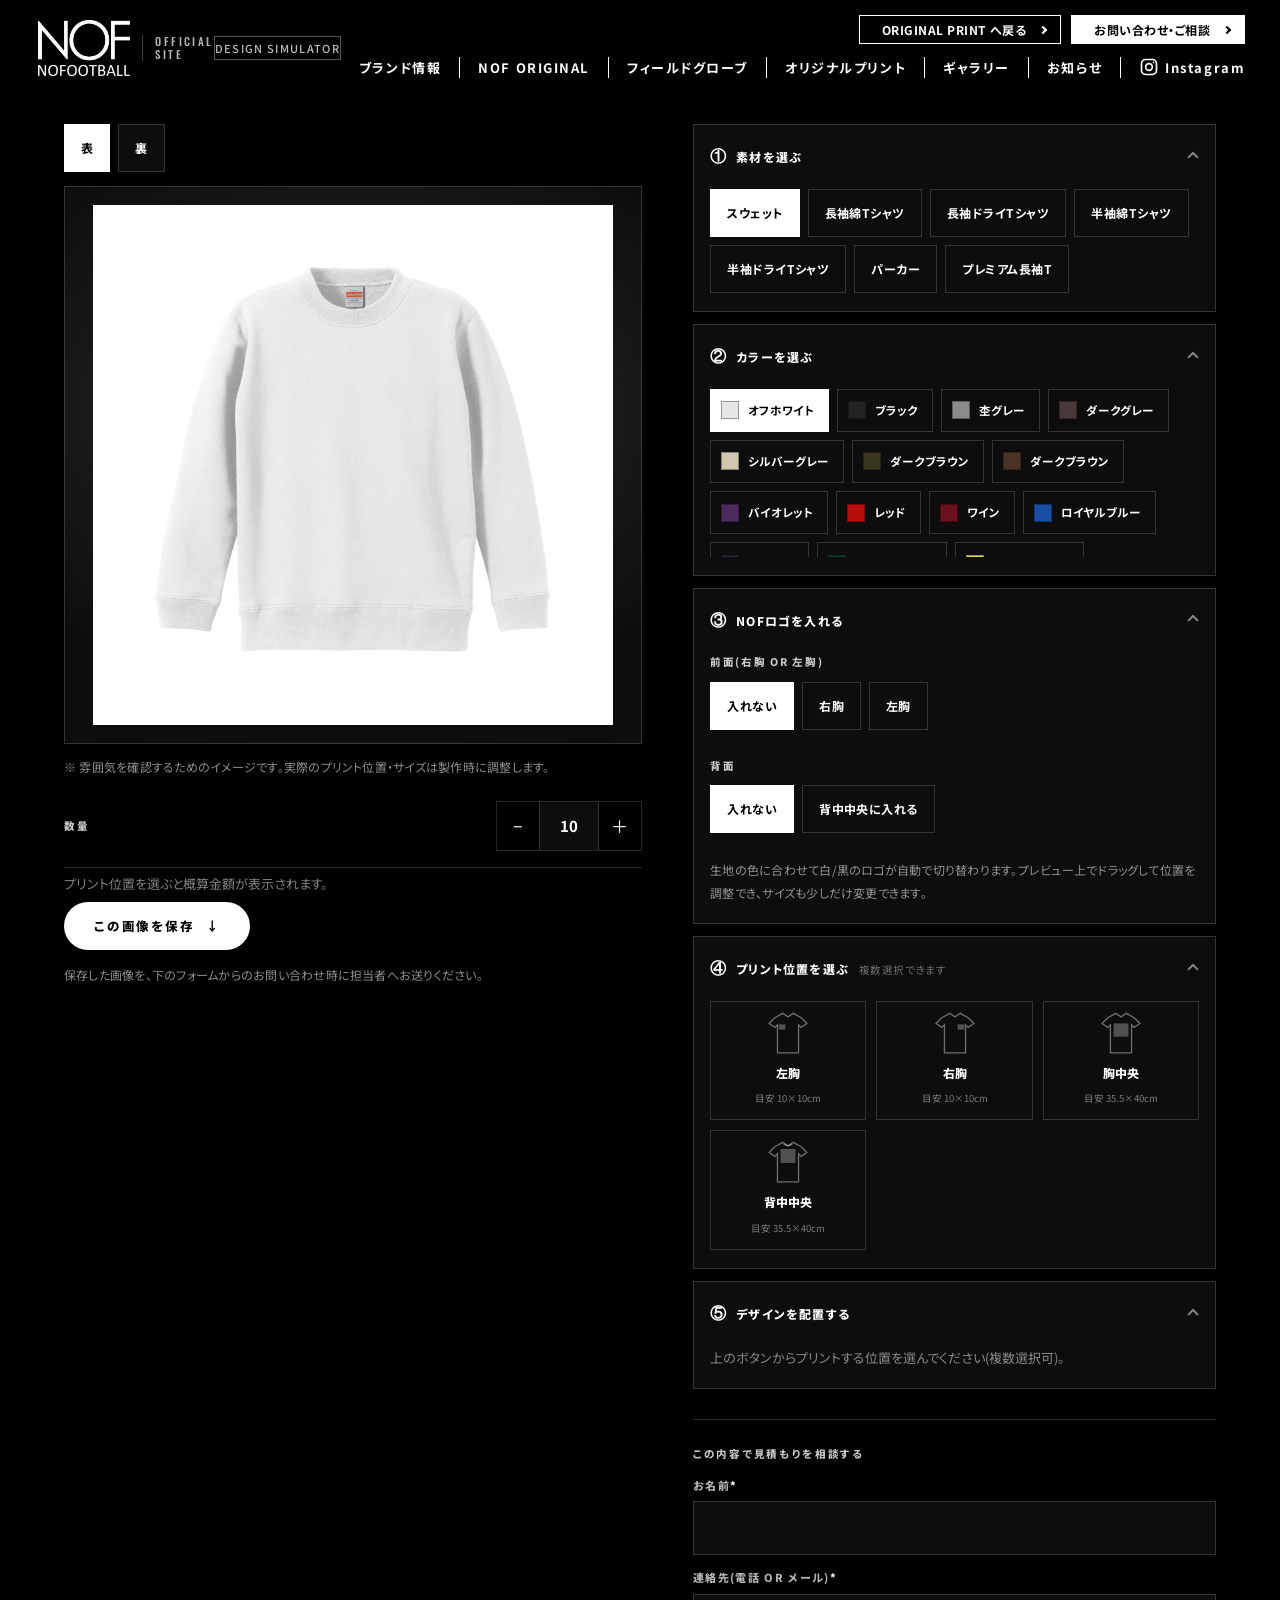
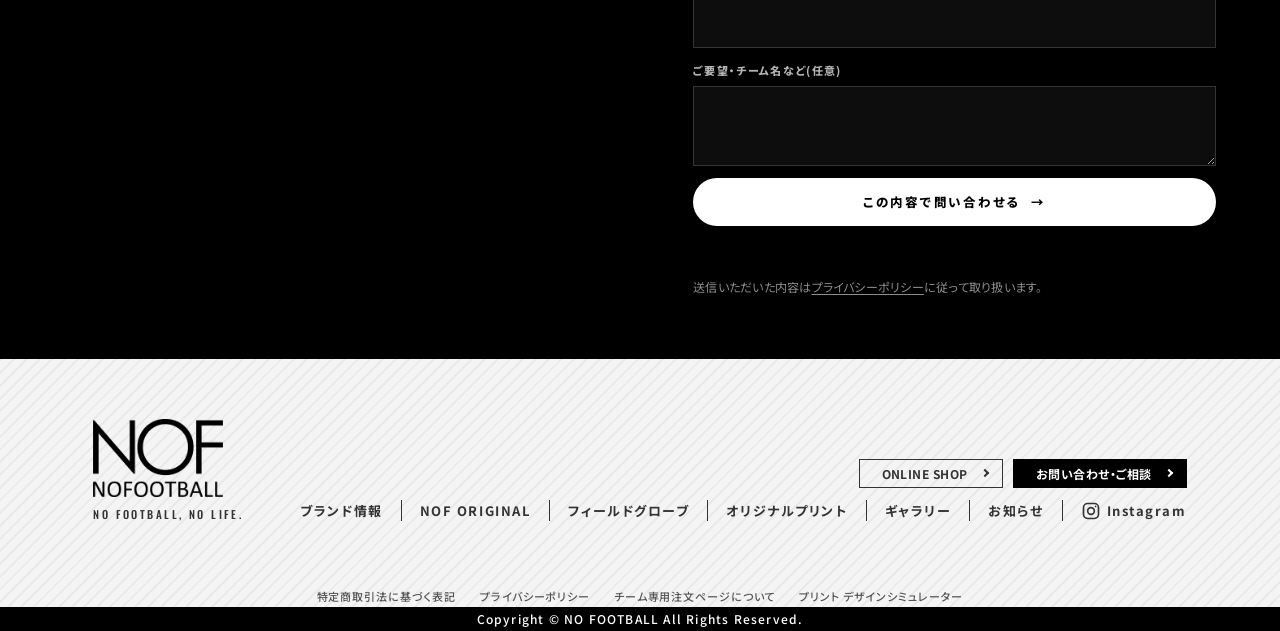
<file: オリジナルプリント/design.html>
<!DOCTYPE html>
<html lang="ja">
<head>
<meta charset="utf-8">
<meta name="viewport" content="width=device-width, initial-scale=1">
<title>デザインシミュレーター ｜ NO FOOTBALL ORIGINAL PRINT</title>
<meta name="description" content="素材・カラー・プリント位置を選んで、その場で完成イメージと概算金額を確認できるデザインシミュレーターです。">
<meta name="theme-color" content="#000000">
<meta property="og:type" content="website">
<meta property="og:title" content="デザインシミュレーター ｜ NO FOOTBALL ORIGINAL PRINT">
<meta property="og:description" content="素材・カラー・プリント位置を選んで、その場で完成イメージと概算金額を。">
<meta property="og:image" content="../assets/images/print-hoodie-black.jpg">

<link rel="preconnect" href="https://fonts.googleapis.com">
<link rel="preconnect" href="https://fonts.gstatic.com" crossorigin>
<link href="https://fonts.googleapis.com/css2?family=Oswald:wght@400;500;600&family=Noto+Sans+JP:wght@400;500;700;900&display=swap" rel="stylesheet">
<link rel="stylesheet" href="../assets/css/hp-shell.css">
<link rel="stylesheet" href="../assets/css/base.css">
<link rel="stylesheet" href="../assets/css/designer.css">
<link rel="stylesheet" href="../assets/css/print.css">
<link rel="icon" href="data:image/svg+xml,%3Csvg xmlns='http://www.w3.org/2000/svg' viewBox='0 0 32 32'%3E%3Crect width='32' height='32' fill='%23000'/%3E%3Ctext x='16' y='23' font-family='Arial Black,Arial' font-size='16' font-weight='900' fill='%23D8FF00' text-anchor='middle'%3EN%3C/text%3E%3C/svg%3E">

<!-- 背景自動削除用のブラウザ内AI(無料・サーバー不要・CDN配信)。読み込みに失敗しても
     assets/js/design.js 側で簡易フォールバックに切り替わるためページ全体は壊れない。 -->
<script type="module">
  window.NOF_bgRemovalReady = import("https://esm.sh/@imgly/background-removal@1.5.5")
    .then(function (mod) { return mod.removeBackground; })
    .catch(function (err) {
      console.error("背景除去AIの読み込みに失敗しました。簡易処理を使用します。", err);
      return null;
    });
</script>
</head>
<body class="t-dark">
<a class="skip-link" href="#studio">本文へスキップ</a>

<!-- ======================================================= HEADER ======= -->
<header class="hp-header" id="hpHeader">
  <a href="../index.html" class="hp-header__logo" aria-label="NO FOOTBALL 公式サイト トップへ">
    <img src="../assets/images/hp/logo-white.png" width="640" height="383" alt="NOF NOFOOTBALL">
    <span>OFFICIAL<br>SITE</span>
  </a>
  <p class="hp-header__tag">DESIGN SIMULATOR</p>
  <button class="hp-nav__toggle" type="button" aria-label="メニューを開く" aria-expanded="false" aria-controls="hpNav"><span></span><span></span><span></span></button>
  <nav class="hp-nav" id="hpNav" aria-label="サイト内メニュー">
    <ul class="hp-nav__other">
      <li><a href="index.html">ORIGINAL PRINT へ戻る</a></li>
      <li><a href="../contact.html" class="is-cv">お問い合わせ・ご相談</a></li>
    </ul>
    <ul class="hp-nav__list">
      <li><a href="../about.html">ブランド情報</a></li>
      <li><a href="../products.html">NOF ORIGINAL</a></li>
      <li><a href="../gloves.html">フィールドグローブ</a></li>
      <li><a href="../オリジナルプリント/">オリジナルプリント</a></li>
      <li><a href="../gallery.html">ギャラリー</a></li>
      <li><a href="../news.html">お知らせ</a></li>
      <li><a href="https://www.instagram.com/nofootball_nof/" data-link-instagram class="ico-insta"><svg viewBox="0 0 24 24" aria-hidden="true" fill="none" stroke="currentColor" stroke-width="2"><rect x="3" y="3" width="18" height="18" rx="5"/><circle cx="12" cy="12" r="4"/><circle cx="17.5" cy="6.5" r="1" fill="currentColor" stroke="none"/></svg>Instagram</a></li>
    </ul>
  </nav>
</header>

<main class="studio" id="studio">
  <div class="wrap studio__wrap">

    <!-- ---------------------------------------------- preview(常に表示) -- -->
    <div class="studio__preview">
      <div class="view-tabs-row" id="pViewsBlock">
        <div class="ds-group" id="pViews"></div>
      </div>

      <div class="pz-wrap studio__pz-wrap">
        <div class="pz" id="pzStage">
          <img id="pzImg" alt="商品プレビュー">
          <div class="pz-overlay" id="pzOverlay"></div>
        </div>
      </div>
      <p class="note pz-note" id="pNote" hidden></p>
      <p class="note pz-note">※ 雰囲気を確認するためのイメージです。実際のプリント位置・サイズは製作時に調整します。</p>

      <div class="pqty-row">
        <span class="ds-label">数量</span>
        <div class="pqty" id="pQty">
          <button type="button" class="pqty__btn" data-pqty="-1" aria-label="数量を減らす">−</button>
          <input class="pqty__val" id="pQtyVal" type="text" inputmode="numeric" pattern="[0-9]*" value="10" aria-label="数量">
          <button type="button" class="pqty__btn" data-pqty="1" aria-label="数量を増やす">＋</button>
        </div>
      </div>
      <p class="ptier" id="pTier"></p>

      <div class="psum" id="pSummary"></div>

      <div class="ds-actions">
        <button type="button" class="btn btn--acc" id="pSave">この画像を保存<span class="btn__arrow">↓</span></button>
        <span class="ds-status" id="pSaveStatus"></span>
      </div>
      <p class="note" style="margin-top:14px">保存した画像を、下のフォームからのお問い合わせ時に担当者へお送りください。</p>
    </div>

    <!-- ------------------------------------------------------- controls -- -->
    <div class="studio__controls">

      <details class="step-acc" open>
        <summary><span class="step-acc__no">①</span>素材を選ぶ</summary>
        <div class="step-acc__body">
          <div class="ds-group" id="pTabs"></div>
        </div>
      </details>

      <details class="step-acc" open>
        <summary><span class="step-acc__no">②</span>カラーを選ぶ</summary>
        <div class="step-acc__body">
          <div class="ds-group" id="pColors"></div>
        </div>
      </details>

      <details class="step-acc" open>
        <summary><span class="step-acc__no">③</span>NOFロゴを入れる</summary>
        <div class="step-acc__body">
          <div class="ds-block">
            <span class="ds-label">前面(右胸 or 左胸)</span>
            <div class="ds-group" id="pNofFront"></div>
            <div id="pNofFrontScale"></div>
          </div>
          <div class="ds-block">
            <span class="ds-label">背面</span>
            <div class="ds-group" id="pNofBack"></div>
            <div id="pNofBackScale"></div>
          </div>
          <p class="note">生地の色に合わせて白/黒のロゴが自動で切り替わります。プレビュー上でドラッグして位置を調整でき、サイズも少しだけ変更できます。</p>
        </div>
      </details>

      <details class="step-acc" open>
        <summary><span class="step-acc__no">④</span>プリント位置を選ぶ<em>複数選択できます</em></summary>
        <div class="step-acc__body">
          <div class="preset-grid" id="pPresetPicker"></div>
        </div>
      </details>

      <details class="step-acc" open>
        <summary><span class="step-acc__no">⑤</span>デザインを配置する</summary>
        <div class="step-acc__body">
          <div id="pActiveList"></div>
        </div>
      </details>

      <form class="pform" id="pForm">
        <p class="ds-label" style="margin:0">この内容で見積もりを相談する</p>
        <label class="pfield">
          <span>お名前<em>*</em></span>
          <input type="text" name="name" required autocomplete="name">
        </label>
        <label class="pfield">
          <span>連絡先(電話 or メール)<em>*</em></span>
          <input type="text" name="contact" required autocomplete="tel email">
        </label>
        <label class="pfield">
          <span>ご要望・チーム名など(任意)</span>
          <textarea name="memo" rows="2"></textarea>
        </label>
        <button type="submit" class="btn btn--acc btn--full submit-btn">この内容で問い合わせる<span class="btn__arrow">→</span></button>
        <p class="form-status" id="pFormStatus"></p>
        <p class="note">送信いただいた内容は<a href="../privacy.html" class="plink">プライバシーポリシー</a>に従って取り扱います。</p>
        <div class="pmail" id="pMailFallback" hidden></div>
      </form>
    </div>
  </div>
</main>

<!-- ======================================================= FOOTER ======= -->
<footer class="hp-footer line-bg-light">
  <div class="hp-wrap hp-footer__in">
    <a href="../index.html" class="hp-footer__logo">
      <img src="../assets/images/hp/logo-black.png" width="640" height="383" alt="NOF NOFOOTBALL">
      <small>NO FOOTBALL, NO LIFE.</small>
    </a>
    <nav class="hp-nav" aria-label="フッターメニュー">
    <ul class="hp-nav__other">
      <li><a href="https://nofootball.base.shop/" data-link-shop>ONLINE SHOP</a></li>
      <li><a href="../contact.html" class="is-cv">お問い合わせ・ご相談</a></li>
    </ul>
    <ul class="hp-nav__list">
      <li><a href="../about.html">ブランド情報</a></li>
      <li><a href="../products.html">NOF ORIGINAL</a></li>
      <li><a href="../gloves.html">フィールドグローブ</a></li>
      <li><a href="../オリジナルプリント/">オリジナルプリント</a></li>
      <li><a href="../gallery.html">ギャラリー</a></li>
      <li><a href="../news.html">お知らせ</a></li>
      <li><a href="https://www.instagram.com/nofootball_nof/" data-link-instagram class="ico-insta"><svg viewBox="0 0 24 24" aria-hidden="true" fill="none" stroke="currentColor" stroke-width="2"><rect x="3" y="3" width="18" height="18" rx="5"/><circle cx="12" cy="12" r="4"/><circle cx="17.5" cy="6.5" r="1" fill="currentColor" stroke="none"/></svg>Instagram</a></li>
    </ul>
    </nav>
  </div>
  <ul class="hp-footer__legal">
    <li><a href="../tokusho.html">特定商取引法に基づく表記</a></li>
    <li><a href="../privacy.html">プライバシーポリシー</a></li>
    <li><a href="../gloves.html#store">チーム専用注文ページについて</a></li>
    <li><a href="../オリジナルプリント/design.html">プリント デザインシミュレーター</a></li>
  </ul>
  <p class="hp-footer__copy">Copyright © NO FOOTBALL All Rights Reserved.</p>
</footer>
<button class="pagetop" type="button" aria-label="ページの先頭へ戻る"></button>

<div class="pstickybar" id="pStickybar" hidden>
  <div class="pstickybar__in">
    <div>
      <div class="pstickybar__label">概算合計(税込目安)</div>
      <div class="pstickybar__value" id="pStickyValue">&yen;0</div>
    </div>
    <button type="button" class="btn btn--acc pstickybar__btn" id="pStickyBtn">詳細を見る</button>
  </div>
</div>

<script src="../assets/js/site-config.js"></script>
<script src="../assets/js/core.js"></script>
<script src="../assets/js/print-catalog.js"></script>
<script src="../assets/js/design.js"></script>
<script src="../assets/js/hp.js"></script>
</body>
</html>
</file>
<file: assets/css/hp-shell.css>
/* ==========================================================================
   NO FOOTBALL (NOF) — 共通シェル（ヘッダー / フッター / ボタン / ページトップ）
   公式サイト（hp.css）だけでなく、手袋LP・オリジナルプリント・チームページ・
   規約ページでも読み込み、サイト全体で同じヘッダー/フッターにする。
   ここにはリセットや本文のスタイルを書かない（各ページの base.css と衝突するため）。
   ========================================================================== */

:root {
  --hp-black: #000000;
  --hp-ink: #111111;
  --hp-text: #333333;
  --hp-grey: #777777;
  --hp-grey-band: #4a4a4a;     /* NEWS 帯・CONTACT ボックス */
  --hp-line: #cccccc;
  --hp-light: #f2f2f2;
  --hp-white: #ffffff;
  --hp-accent: #000000;        /* 参考サイトの赤に相当する差し色 → ブラック */
  --hp-accent-on-dark: #ffffff;

  --hp-font-en: "Oswald", "Arial Narrow", "Helvetica Neue", Arial, sans-serif;
  --hp-font-jp: "Noto Sans JP", "Hiragino Kaku Gothic ProN", "Yu Gothic", Meiryo, sans-serif;

  --hp-wrap: 1170px;
  --hp-ease: cubic-bezier(.4, 0, .2, 1);
}


.hp-header, .hp-footer, .link-btn, .pagetop {
  font-family: var(--hp-font-jp); font-size: 14px; line-height: 2; font-weight: 500; letter-spacing: 0;
  text-transform: none;
}
.hp-header a, .hp-footer a { color: inherit; text-decoration: none; }
.hp-header img, .hp-footer img { display: block; max-width: 100%; height: auto; }
.hp-header ul, .hp-footer ul, .hp-header p, .hp-footer p { margin: 0; padding: 0; list-style: none; }
.hp-header button { background: none; border: 0; padding: 0; cursor: pointer; }

.hp-wrap { width: 100%; max-width: var(--hp-wrap); margin-inline: auto; padding-inline: 3%; }
@media (min-width: 1240px) { .hp-wrap { padding-inline: 0; } }

.en { font-family: var(--hp-font-en); letter-spacing: .04em; }

/* 斜線背景（参考サイトの line_bg 相当） */
.line-bg-light {
  background-color: #f4f4f4;
  background-image: repeating-linear-gradient(135deg, rgba(0,0,0,.045) 0 2px, transparent 2px 9px);
}
.line-bg-dark {
  background-color: var(--hp-grey-band);
  background-image: repeating-linear-gradient(135deg, rgba(255,255,255,.06) 0 2px, transparent 2px 9px);
}

/* ---------- ボタン（角丸ピル + 右向き山形） ---------- */
.link-btn {
  --lb-bg: var(--hp-black);
  --lb-fg: var(--hp-white);
  --lb-bd: var(--hp-black);
  display: inline-flex; align-items: center; justify-content: center;
  min-width: 170px; padding: 9px 40px 9px 26px;
  background: var(--lb-bg); color: var(--lb-fg);
  border: 1px solid var(--lb-bd); border-radius: 999px;
  font-size: 12px; font-weight: 700; line-height: 1.4; letter-spacing: .06em;
  position: relative; white-space: nowrap;
  transition: background-color .3s var(--hp-ease), color .3s var(--hp-ease), opacity .3s;
}
.link-btn::after {
  content: ""; position: absolute; top: 50%; right: 16px; width: 6px; height: 6px; margin-top: -4px;
  border-top: 2px solid currentColor; border-right: 2px solid currentColor;
  transform: rotate(45deg); transition: right .3s var(--hp-ease);
}
.link-btn:hover { opacity: .8; }
.link-btn:hover::after { right: 12px; }
.link-btn--white { --lb-bg: var(--hp-white); --lb-fg: var(--hp-black); --lb-bd: var(--hp-white); }
.link-btn--ghost { --lb-bg: transparent; --lb-fg: currentColor; --lb-bd: currentColor; }
.link-btn--lg { min-width: 240px; padding: 13px 48px 13px 32px; font-size: 14px; }
.link-btn--down::after { transform: rotate(135deg); margin-top: -6px; }

/* ==========================================================================
   HEADER
   ========================================================================== */
.hp-header {
  width: 100%; background: var(--hp-black); color: var(--hp-white);
  padding: 15px 3%; display: flex; justify-content: space-between; align-items: center;
  position: relative; z-index: 20;
}
.hp-header__logo { display: flex; align-items: center; gap: 12px; flex-shrink: 0; }
.hp-header__logo img { width: 92px; height: auto; }
.hp-header__logo span {
  font-family: var(--hp-font-en); font-size: 11px; letter-spacing: .22em; opacity: .7;
  border-left: 1px solid rgba(255,255,255,.35); padding-left: 12px; line-height: 1.2; white-space: nowrap;
}
.hp-header__tag {
  margin: 0 auto 0 18px; font-size: 11px; letter-spacing: .12em; padding: 4px 14px;
  border: 1px solid #555; color: #bbb; white-space: nowrap; flex-shrink: 0;
}
.hp-nav { display: flex; flex-direction: column; align-items: flex-end; gap: 10px; }
.hp-nav__other { display: flex; gap: 10px; }
.hp-nav__other a {
  border: 1px solid #fff; padding: 5px 34px 5px 22px; font-size: 12px; font-weight: 700;
  position: relative; line-height: 1.6; letter-spacing: .04em; transition: background-color .3s, color .3s;
}
.hp-nav__other a::after {
  content: ""; position: absolute; top: 50%; margin-top: -3px; right: 14px; width: 6px; height: 6px;
  border-top: 2px solid currentColor; border-right: 2px solid currentColor; transform: rotate(45deg);
  transition: right .3s var(--hp-ease);
}
.hp-nav__other a:hover::after { right: 11px; }
.hp-nav__other a.is-cv { background: #fff; color: #000; }
.hp-nav__other a.is-cv:hover { background: #e6e6e6; }
.hp-nav__other a:not(.is-cv):hover { background: rgba(255,255,255,.12); }
.hp-nav__list { display: flex; align-items: center; }
.hp-nav__list li { padding: 0 18px; border-right: 1px solid #fff; line-height: 1; }
.hp-nav__list li:last-child { border-right: 0; padding-right: 0; }
.hp-nav__list a {
  display: inline-block; font-size: 13px; font-weight: 700; letter-spacing: .12em; line-height: 1; position: relative; padding: 4px 0; white-space: nowrap;
}
.hp-nav { flex-shrink: 0; }
@media (min-width: 1024px) and (max-width: 1279.98px) {
  .hp-header__logo img { width: 76px; }
  .hp-header__tag { display: none; }
  .hp-nav__list li { padding: 0 11px; }
  .hp-nav__list a { font-size: 12px; letter-spacing: .06em; }
  .hp-nav__other a { padding: 4px 28px 4px 16px; font-size: 11px; }
}
.hp-nav__list a::before {
  content: ""; position: absolute; left: 0; bottom: -8px; width: 100%; height: 2px; background: #fff;
  transform: scaleX(0); transform-origin: left; transition: transform .35s var(--hp-ease);
}
.hp-nav__list a:hover::before, .hp-nav__list a.is-current::before { transform: scaleX(1); }
.hp-nav__list .ico-insta { display: inline-flex; align-items: center; gap: 6px; }
.hp-nav__list .ico-insta svg { width: 20px; height: 20px; }
.hp-nav__toggle { display: none; }

/* スクロールで固定ヘッダーに切替 */
.is-upper .hp-header {
  position: fixed; top: 0; left: 0; z-index: 30;
  animation: hp-header-slide .5s var(--hp-ease);
  filter: drop-shadow(0 0 5px rgba(0,0,0,.3));
}
.is-upper .hp-header + * { margin-top: var(--hp-header-h, 94px); }
@keyframes hp-header-slide { from { transform: translateY(-100%); } to { transform: translateY(0); } }

@media (max-width: 1023.98px) {
  .hp-header { padding: 12px 3%; }
  .hp-header__tag { display: none; }
  .hp-nav__toggle {
    display: block; width: 34px; height: 26px; position: relative; z-index: 40; cursor: pointer;
  }
  .hp-nav__toggle span {
    position: absolute; left: 0; width: 100%; height: 3px; background: #fff; transition: transform .3s, opacity .3s, top .3s;
  }
  .hp-nav__toggle span:nth-child(1) { top: 0; }
  .hp-nav__toggle span:nth-child(2) { top: 50%; margin-top: -1.5px; }
  .hp-nav__toggle span:nth-child(3) { top: calc(100% - 3px); }
  .is-nav-open .hp-nav__toggle span:nth-child(1) { top: 50%; margin-top: -1.5px; transform: rotate(45deg); }
  .is-nav-open .hp-nav__toggle span:nth-child(2) { opacity: 0; }
  .is-nav-open .hp-nav__toggle span:nth-child(3) { top: 50%; margin-top: -1.5px; transform: rotate(-45deg); }

  .hp-nav {
    position: fixed; inset: 0; z-index: 35; width: 0; height: 100dvh; overflow: hidden;
    background: rgba(0,0,0,.94); color: #fff;
    display: flex; flex-direction: column-reverse; justify-content: center; align-items: center; gap: 32px;
    transition: width .3s var(--hp-ease) .1s;
  }
  .is-nav-open .hp-nav { width: 100%; }
  .hp-nav > * { opacity: 0; transition: opacity .4s .3s; }
  .is-nav-open .hp-nav > * { opacity: 1; }
  .hp-nav__list { flex-direction: column; align-items: flex-start; gap: 22px; }
  .hp-nav__list li { border: 0; padding: 0; }
  .hp-nav__list a { font-size: 22px; }
  .hp-nav__other { flex-direction: column; width: 80vw; max-width: 320px; }
  .hp-nav__other a { text-align: center; font-size: 15px; padding: 10px 34px 10px 22px; }
  .is-nav-open { overflow: hidden; }
}

/* ==========================================================================
   FOOTER
   ========================================================================== */
.hp-footer { padding: 60px 0 0; color: #333; }
.hp-footer__in { display: flex; justify-content: space-between; align-items: flex-end; gap: 30px; padding: 0 3% 60px; }
.hp-footer__logo img { width: 130px; height: auto; }
.hp-footer__logo small { display: block; margin-top: 6px; font-family: var(--hp-font-en); font-size: 11px; letter-spacing: .22em; color: #333; }
.hp-footer .hp-nav { color: #333; }
.hp-footer .hp-nav__other a { border-color: #333; color: #333; }
.hp-footer .hp-nav__other a.is-cv { background: #000; color: #fff; border-color: #000; }
.hp-footer .hp-nav__list li { border-color: #333; }
.hp-footer .hp-nav__list a::before { background: #333; }
.hp-footer__copy { background: var(--hp-black); color: #fff; text-align: center; padding: 20px 10px; font-size: 12px; letter-spacing: .1em; }
.hp-footer__legal { display: flex; justify-content: center; flex-wrap: wrap; gap: 8px 24px; padding: 16px 3%; font-size: 11px; letter-spacing: .08em; color: #555; }
.hp-footer__legal a:hover { text-decoration: underline; }
@media (max-width: 1023.98px) {
  .hp-footer__in { flex-direction: column; align-items: center; text-align: center; }
  .hp-footer .hp-nav { position: static; width: auto; height: auto; background: none; color: #333; flex-direction: column; gap: 18px; overflow: visible; }
  .hp-footer .hp-nav > * { opacity: 1; }
  .hp-footer .hp-nav__list { flex-direction: row; flex-wrap: wrap; justify-content: center; gap: 10px 0; }
  .hp-footer .hp-nav__list li { padding: 0 14px; border-right: 1px solid #333; }
  .hp-footer .hp-nav__list a { font-size: 12px; }
  .hp-footer .hp-nav__other { flex-direction: row; width: auto; max-width: none; }
  .hp-footer .hp-nav__other a { font-size: 12px; padding: 5px 34px 5px 22px; }
}
.pagetop {
  position: fixed; bottom: 25px; right: 25px; z-index: 10; width: 44px; height: 44px; background: #666; color: #fff;
  opacity: 0; pointer-events: none; transition: opacity .3s, background-color .3s;
}
.pagetop::before {
  content: ""; position: absolute; top: 55%; left: 50%; width: 14px; height: 14px; margin: -7px 0 0 -7px;
  border-top: 3px solid #fff; border-left: 3px solid #fff; transform: rotate(45deg);
}
.pagetop:hover { background: #000; }
.is-upper .pagetop { opacity: 1; pointer-events: auto; }


/* ---------- スクロール表示アニメーション ---------- */
/* スクロール表示アニメーション */
.anim { opacity: 0; transform: translateY(24px); transition: opacity .8s var(--hp-ease), transform .8s var(--hp-ease); }
.anim--left { transform: translateX(-40px); }
.anim--right { transform: translateX(40px); }
.anim.is-in { opacity: 1; transform: none; }
@media (prefers-reduced-motion: reduce) {
  .anim { opacity: 1; transform: none; transition: none; }
}
</file>
<file: assets/css/hp.css>
/* ==========================================================================
   NO FOOTBALL (NOF) — 公式サイト（コーポレート）スタイル
   参考: 企業サイトの定番構成（黒ヘッダー / メインビジュアル / 帯 / 事業カード /
         バナー / お知らせ / お問い合わせ / フッター）を NOF のブラックで再構成
   ========================================================================== */

*, *::before, *::after { box-sizing: border-box; }
html { -webkit-text-size-adjust: 100%; scroll-behavior: smooth; }
body {
  margin: 0;
  background: var(--hp-white);
  color: var(--hp-text);
  font-family: var(--hp-font-jp);
  font-size: 14px;
  line-height: 2;
  font-weight: 500;
  font-feature-settings: "palt" 1;
  overflow-x: hidden;
  -webkit-font-smoothing: antialiased;
}
img, svg, video { display: block; max-width: 100%; height: auto; }
a { color: inherit; text-decoration: none; }
h1, h2, h3, h4, p, figure, ul, ol, dl, dd { margin: 0; padding: 0; }
ul, ol { list-style: none; }
button, input, select, textarea { font: inherit; color: inherit; }
button { background: none; border: 0; cursor: pointer; }
::selection { background: var(--hp-black); color: var(--hp-white); }
:focus-visible { outline: 3px solid #000; outline-offset: 2px; }
.dark :focus-visible, .hp-header :focus-visible { outline-color: #fff; }

.skip-link {
  position: absolute; left: -9999px; top: 8px; z-index: 999;
  background: #000; color: #fff; padding: 8px 14px;
}
.skip-link:focus { left: 8px; }

/* ==========================================================================
   MAIN VISUAL
   ========================================================================== */
.mv { position: relative; overflow: hidden; background: #000; color: #fff; }
.mv, .mv__slides, .mv__slide { height: 47vw; min-height: 360px; max-height: 720px; }
.mv__slides { position: relative; }
.mv__slide {
  position: absolute; inset: 0; opacity: 0; transition: opacity 1.2s ease; will-change: opacity;
}
.mv__slide.is-active { opacity: 1; z-index: 1; }
.mv__slide img { width: 100%; height: 100%; object-fit: cover; object-position: center; }
.mv__slide.is-active img { animation: mv-zoom 8s ease-out forwards; }
@keyframes mv-zoom { from { transform: scale(1); } to { transform: scale(1.06); } }
.mv::after {
  content: ""; position: absolute; inset: 0; z-index: 2; pointer-events: none;
  background: linear-gradient(90deg, rgba(0,0,0,.72) 0%, rgba(0,0,0,.35) 50%, rgba(0,0,0,.15) 100%);
}
.mv__title { position: absolute; top: 50%; left: 10%; transform: translateY(-50%); z-index: 3; max-width: 640px; }
.mv__en {
  font-family: var(--hp-font-en); font-weight: 500; font-size: clamp(34px, 6.4vw, 92px);
  line-height: 1.05; letter-spacing: .06em; text-transform: uppercase; text-shadow: 0 2px 20px rgba(0,0,0,.5);
}
.mv__en span { display: block; }
.mv__jp {
  margin-top: 12px; font-size: clamp(14px, 1.7vw, 22px); font-weight: 900; font-style: italic;
  letter-spacing: .06em; line-height: 1.6;
}
.mv__jp em { font-style: inherit; color: #fff; border-bottom: 2px solid #fff; }
.mv__text { margin-top: 14px; font-size: clamp(11px, 1.05vw, 14px); line-height: 1.9; opacity: .92; }
.mv__scroll {
  position: absolute; bottom: 0; left: 50%; transform: translateX(-50%); z-index: 3;
  font-family: var(--hp-font-en); font-size: 12px; letter-spacing: .3em; color: #fff; text-align: center;
}
.mv__scroll::after {
  content: ""; display: block; width: 1px; height: 50px; margin: 3px auto 0; background: #fff;
  animation: mv-scroll 1.8s ease-in-out infinite; transform-origin: top;
}
@keyframes mv-scroll { 0% { transform: scaleY(0); } 50% { transform: scaleY(1); } 100% { transform: scaleY(0); transform-origin: bottom; } }
.mv__arrow {
  position: absolute; top: 50%; z-index: 4; width: 54px; height: 54px; margin-top: -27px; color: #fff; opacity: .7;
  transition: opacity .3s;
}
.mv__arrow:hover { opacity: 1; }
.mv__arrow::before {
  content: ""; position: absolute; top: 50%; width: 26px; height: 26px; margin-top: -13px;
  border-top: 3px solid currentColor; border-right: 3px solid currentColor;
}
.mv__arrow--prev { left: 1.5%; } .mv__arrow--prev::before { left: 14px; transform: rotate(-135deg); }
.mv__arrow--next { right: 1.5%; } .mv__arrow--next::before { right: 14px; transform: rotate(45deg); }
.mv__dots { position: absolute; bottom: 18px; right: 3%; z-index: 4; display: flex; gap: 10px; }
.mv__dots button { width: 12px; height: 12px; border-radius: 50%; border: 1px solid #fff; padding: 0; opacity: .7; }
.mv__dots button.is-active { background: #fff; opacity: 1; }
@media (max-width: 767.98px) {
  .mv, .mv__slides, .mv__slide { height: 62vw; min-height: 320px; }
  .mv__title { left: 0; padding: 0 6%; max-width: none; top: 46%; }
  .mv__arrow, .mv__scroll { display: none; }
  .mv__text br { display: none; }
  .mv__dots { bottom: 12px; }
}

/* ==========================================================================
   NEWS 帯 / SHOP 帯
   ========================================================================== */
.band {
  display: flex; align-items: center; justify-content: center; flex-wrap: wrap; gap: 10px 24px;
  padding: 20px 3%; text-align: center;
}
.band--news { background: #c8c9c9; color: var(--hp-black); }
.band--news .band__en { font-family: var(--hp-font-en); font-size: 40px; font-weight: 600; line-height: 1; letter-spacing: .08em; }
.band--news .band__jp { font-size: 12px; font-weight: 700; letter-spacing: .1em; }
.band--shop { background: var(--hp-black); color: #fff; }
.band--shop .band__jp { font-size: 13px; font-weight: 700; letter-spacing: .1em; }
.band--shop .band__jp small { font-size: 11px; opacity: .8; margin-right: 6px; }
@media (max-width: 767.98px) {
  .band--news .band__en { font-size: 30px; }
  .band .link-btn { min-width: 150px; }
}

/* ==========================================================================
   事業・商品カテゴリー（写真＋斜めカットの黒パネル）
   ========================================================================== */
.hp-section { padding: 80px 0 100px; }
.top-products { padding: 80px 0 60px; }
.cat-list li { margin-bottom: 30px; }
.cat {
  position: relative; display: flex; height: 240px; overflow: hidden; background: #000; color: #fff;
}
.cat__img { position: absolute; inset: 0; }
.cat__img img { width: 100%; height: 100%; object-fit: cover; transition: transform .8s var(--hp-ease); }
.cat:hover .cat__img img { transform: scale(1.04); }
.cat__panel {
  position: relative; z-index: 1; margin-left: auto; width: 50%; height: 100%;
  display: flex; align-items: center; justify-content: center;
  clip-path: polygon(14% 0, 100% 0, 100% 100%, 0 100%);
  overflow: hidden;
}
.cat__panel-bg {
  position: absolute; inset: 0; width: 100%; height: 100%; object-fit: cover;
  filter: grayscale(1) contrast(1.1) brightness(.55);
}
.cat__panel::after { content: ""; position: absolute; inset: 0; background: rgba(0,0,0,.62); }
.cat__panel h2 { position: relative; z-index: 1; text-align: center; padding-left: 4%; }
.cat__jp { display: block; font-size: 22px; font-weight: 700; letter-spacing: .32em; line-height: 1.3; }
.cat__en { display: block; font-family: var(--hp-font-en); font-size: 14px; letter-spacing: .18em; margin-top: 6px; opacity: .9; }
.cat__chev {
  position: absolute; z-index: 1; top: 50%; right: 14%; width: 16px; height: 16px; margin-top: -8px;
  border-top: 3px solid #fff; border-right: 3px solid #fff; transform: rotate(45deg); transition: right .3s var(--hp-ease);
}
.cat:hover .cat__chev { right: 12%; }
@media (max-width: 767.98px) {
  .cat { flex-direction: column; height: auto; }
  .cat__img { position: static; height: 220px; }
  .cat__panel { width: 100%; height: auto; padding: 18px 3%; clip-path: none; }
  .cat__panel h2 { padding-left: 0; }
  .cat__jp { font-size: 18px; }
  .cat__chev { right: 6%; }
}

/* ==========================================================================
   バナー（TEAM ORDER）
   ========================================================================== */
.top-banner { padding: 80px 0 90px; }
.banner {
  display: block; position: relative; overflow: hidden; background: #fff;
  border-bottom: 34px solid var(--hp-black);
  transition: opacity .3s;
}
.banner:hover { opacity: .85; }
.banner__grid { display: grid; grid-template-columns: repeat(3, 1fr); gap: 4px; height: 300px; }
.banner__grid img { width: 100%; height: 100%; object-fit: cover; }
.banner__title {
  position: absolute; top: 50%; left: 8%; transform: translateY(-50%); color: #fff; text-shadow: 0 2px 16px rgba(0,0,0,.6);
}
.banner__title .en { font-family: var(--hp-font-en); font-size: clamp(34px, 4.5vw, 56px); font-weight: 600; line-height: 1; letter-spacing: .08em; }
.banner__title .jp { display: block; font-size: clamp(15px, 1.8vw, 22px); font-weight: 900; letter-spacing: .2em; margin-top: 8px; }
.banner__bar {
  position: absolute; left: 0; right: 0; bottom: -34px; height: 34px; color: #fff; display: flex; align-items: center; justify-content: center;
  font-size: 12px; font-weight: 700; letter-spacing: .14em;
}
@media (max-width: 767.98px) {
  .banner__grid { height: 200px; }
  .banner__grid img:nth-child(3) { display: none; }
  .banner__grid { grid-template-columns: repeat(2, 1fr); }
}

/* ==========================================================================
   NEWS 一覧（トップ）
   ========================================================================== */
.top-news { border-top: 1px solid #000; border-bottom: 1px solid #000; padding: 60px 0; margin-bottom: 60px; }
.top-news__in { display: flex; align-items: center; gap: 40px; }
.top-news__head { flex: 0 0 200px; text-align: center; }
.top-news__head .en {
  display: block; font-family: var(--hp-font-en); font-size: 44px; font-weight: 600; line-height: 1; letter-spacing: .06em; color: var(--hp-black);
}
.top-news__head .jp { display: block; font-size: 16px; letter-spacing: .3em; padding: 10px 0 14px; border-top: 2px solid #000; margin-top: 8px; }
.top-news__list { flex: 1; }
.news-list dl { display: grid; grid-template-columns: 150px 1fr; gap: 14px 20px; align-items: baseline; }
.news-list dt { font-size: 13px; letter-spacing: .06em; }
.news-list dd a { position: relative; }
.news-list dd a::after {
  content: ""; position: absolute; left: 0; bottom: -2px; width: 100%; height: 1px; background: #000; transform: scaleX(0); transform-origin: left; transition: transform .3s;
}
.news-list dd a:hover::after { transform: scaleX(1); }
.news-list .tag { display: inline-block; margin-right: 10px; padding: 1px 10px; font-size: 10px; letter-spacing: .12em; border: 1px solid #000; line-height: 1.6; vertical-align: middle; }
@media (max-width: 767.98px) {
  .top-news__in { flex-direction: column; align-items: stretch; }
  .top-news__head { flex: none; }
  .news-list dl { grid-template-columns: 1fr; gap: 4px; }
  .news-list dd { margin-bottom: 16px; }
}

/* ==========================================================================
   CONTACT ボックス
   ========================================================================== */
.top-contact { margin: 0 3% 90px; }
@media (min-width: 1240px) { .top-contact { margin-inline: auto; max-width: var(--hp-wrap); } }
.contact-box { padding: 40px 3% 50px; color: #fff; }
.contact-box .en { display: block; font-family: var(--hp-font-en); font-size: 42px; font-weight: 600; line-height: 1; letter-spacing: .06em; }
.contact-box__body { text-align: center; margin-top: 14px; font-size: 13px; letter-spacing: .1em; }
.contact-box .link-btn { margin-top: 22px; }

/* ==========================================================================
   下層ページ共通
   ========================================================================== */
.page-hero {
  position: relative; height: 320px; display: flex; align-items: center; justify-content: center; text-align: center; color: #fff;
  background: #000; overflow: hidden; border-bottom: 24px solid var(--hp-black);
}
.page-hero img { position: absolute; inset: 0; width: 100%; height: 100%; object-fit: cover; opacity: .55; }
.page-hero::after { content: ""; position: absolute; inset: 0; background: linear-gradient(180deg, rgba(0,0,0,.2), rgba(0,0,0,.55)); }
.page-hero__in { position: relative; z-index: 1; }
.page-hero h1 { font-family: var(--hp-font-en); font-weight: 500; font-size: clamp(40px, 6vw, 72px); letter-spacing: .1em; line-height: 1; text-transform: uppercase; }
.page-hero p { margin-top: 10px; font-size: 14px; font-weight: 700; letter-spacing: .3em; }
@media (max-width: 767.98px) { .page-hero { height: 220px; } }

.breadcrumb { padding: 12px 3%; font-size: 11px; letter-spacing: .06em; color: #666; }
.breadcrumb li { display: inline; }
.breadcrumb li + li::before { content: "›"; margin: 0 8px; }

.sec { padding: 80px 0; }
.sec--dark { background: var(--hp-black); color: #fff; }
.sec--light { background: var(--hp-white); color: var(--hp-text); }
.sec--grey { background: var(--hp-light); }
.sec--texture {
  background-color: #1a1a1a; color: #fff;
  background-image: radial-gradient(ellipse at 20% 0%, rgba(255,255,255,.08), transparent 55%), radial-gradient(ellipse at 90% 100%, rgba(255,255,255,.06), transparent 50%);
}
.sec + .sec--dark, .sec--dark + .sec { border-top: 12px solid var(--hp-black); }

/* ラベル見出し（黒帯 + 罫線 + 英語） */
.label-head { display: flex; align-items: center; gap: 0; margin-bottom: 34px; }
.label-head__box {
  flex: 0 0 auto; min-width: 180px; padding: 6px 30px; background: var(--hp-black); color: #fff; text-align: center;
  font-size: 16px; font-weight: 700; letter-spacing: .3em;
}
.sec--dark .label-head__box, .sec--texture .label-head__box { background: #fff; color: #000; }
.label-head__line { flex: 1; height: 1px; background: currentColor; opacity: .6; }
.label-head__en { flex: 0 0 auto; padding-left: 18px; font-family: var(--hp-font-en); font-size: 13px; letter-spacing: .2em; }

.lead-en {
  font-family: var(--hp-font-en); font-size: clamp(30px, 4.2vw, 48px); font-weight: 500; letter-spacing: .06em; line-height: 1.15; text-transform: uppercase;
}
.lead-jp { font-size: clamp(16px, 2vw, 24px); font-weight: 900; font-style: italic; letter-spacing: .06em; margin-top: 8px; }
.lead-jp em { font-style: inherit; border-bottom: 2px solid currentColor; }
.para { margin-top: 26px; font-size: 15px; line-height: 2.2; letter-spacing: .06em; }
.para--center { text-align: center; }
.para + .para { margin-top: 16px; }
.mincho { font-family: "Noto Serif JP", "Yu Mincho", "Hiragino Mincho ProN", serif; }

/* 代表メッセージ */
.message { display: grid; grid-template-columns: 1fr 260px; gap: 50px; align-items: start; }
.message__title { font-size: clamp(20px, 2.6vw, 30px); font-weight: 700; line-height: 1.7; letter-spacing: .06em; }
.message__body { margin-top: 24px; font-size: 14px; line-height: 2.3; letter-spacing: .06em; }
.message__body p + p { margin-top: 10px; }
.message__fig { text-align: center; }
.message__fig .fig { aspect-ratio: 1; background: #222; display: flex; align-items: center; justify-content: center; }
.message__fig .fig img { width: 100%; height: 100%; object-fit: cover; }
.message__fig figcaption { margin-top: 12px; font-size: 13px; letter-spacing: .2em; line-height: 1.8; }
@media (max-width: 767.98px) { .message { grid-template-columns: 1fr; } .message__fig { max-width: 260px; margin: 0 auto; } }

/* 情報テーブル（黒ラベル） */
.info-table { display: grid; grid-template-columns: 220px 1fr; gap: 18px 30px; align-items: start; }
.info-table dt {
  background: #fff; color: #000; padding: 8px 20px; text-align: center; font-weight: 700; letter-spacing: .3em; font-size: 14px;
}
.sec--light .info-table dt, .sec--grey .info-table dt { background: #000; color: #fff; }
.info-table dd { padding-top: 8px; font-size: 14px; line-height: 2; letter-spacing: .04em; }
.info-table dd .link-btn { margin-top: 8px; }
.todo { color: #ff8f8f; font-weight: 700; }
.sec--light .todo { color: #c00; }
@media (max-width: 767.98px) { .info-table { grid-template-columns: 1fr; gap: 6px 0; } .info-table dd { padding: 0 0 12px; } }

/* 商品グリッド */
.item-grid { display: grid; grid-template-columns: repeat(4, 1fr); gap: 24px 20px; }
.item { display: block; position: relative; background: #fff; border: 1px solid #e5e5e5; transition: transform .3s var(--hp-ease), box-shadow .3s; }
.item:hover { transform: translateY(-4px); box-shadow: 0 10px 30px rgba(0,0,0,.12); }
.item__fig { aspect-ratio: 1; overflow: hidden; background: #fff; }
.item__fig img { width: 100%; height: 100%; object-fit: cover; }
.item__body { padding: 12px 14px 16px; }
.item__name { font-size: 13px; font-weight: 700; line-height: 1.5; letter-spacing: .02em; min-height: 2.9em; }
.item__price { margin-top: 6px; font-family: var(--hp-font-en); font-size: 16px; letter-spacing: .04em; }
.item__badge {
  position: absolute; top: 10px; left: 10px; padding: 2px 10px; font-size: 10px; font-weight: 700; letter-spacing: .14em; background: #000; color: #fff;
}
.item__badge--new { background: #fff; color: #000; border: 1px solid #000; }
.item.is-soldout .item__fig img { opacity: .5; }
.item__soldout {
  position: absolute; top: 50%; left: 0; right: 0; transform: translateY(-50%); text-align: center;
  font-family: var(--hp-font-en); font-size: 20px; letter-spacing: .3em; color: #000; background: rgba(255,255,255,.75); padding: 6px 0;
}
.item-grid__note { margin-top: 30px; text-align: center; font-size: 12px; color: #666; letter-spacing: .06em; }
.item-grid__cta { margin-top: 40px; text-align: center; }
@media (max-width: 1023.98px) { .item-grid { grid-template-columns: repeat(3, 1fr); } }
@media (max-width: 639.98px) { .item-grid { grid-template-columns: repeat(2, 1fr); gap: 16px 12px; } .item__name { font-size: 12px; } }

/* カテゴリー（下層 各事業紹介） */
.biz-grid { display: grid; grid-template-columns: repeat(2, 1fr); gap: 30px; }
.biz { display: block; background: #fff; color: #000; border: 1px solid #ddd; overflow: hidden; transition: box-shadow .3s; }
.biz:hover { box-shadow: 0 10px 30px rgba(0,0,0,.15); }
.biz__fig { aspect-ratio: 2; overflow: hidden; }
.biz__fig img { width: 100%; height: 100%; object-fit: cover; transition: transform .6s var(--hp-ease); }
.biz:hover .biz__fig img { transform: scale(1.04); }
.biz__body { padding: 22px 24px 26px; }
.biz__title { font-size: 18px; font-weight: 700; letter-spacing: .16em; }
.biz__title small { display: block; font-family: var(--hp-font-en); font-size: 12px; letter-spacing: .2em; color: #666; margin-top: 2px; }
.biz__text { margin-top: 10px; font-size: 13px; line-height: 2; }
.biz__more { margin-top: 12px; font-size: 12px; font-weight: 700; letter-spacing: .12em; }
.biz__more::after { content: "›"; margin-left: 6px; }
@media (max-width: 767.98px) { .biz-grid { grid-template-columns: 1fr; } }

/* ギャラリー */
.gallery-grid { display: grid; grid-template-columns: repeat(3, 1fr); gap: 16px; }
.gallery-grid figure { position: relative; overflow: hidden; background: #111; aspect-ratio: 1; }
.gallery-grid img { width: 100%; height: 100%; object-fit: cover; transition: transform .6s var(--hp-ease); }
.gallery-grid figure:hover img { transform: scale(1.05); }
.gallery-grid figcaption {
  position: absolute; left: 0; right: 0; bottom: 0; padding: 10px 14px; background: linear-gradient(0deg, rgba(0,0,0,.75), transparent);
  color: #fff; font-size: 11px; letter-spacing: .14em; font-family: var(--hp-font-en);
}
.gallery-grid .is-wide { grid-column: span 2; aspect-ratio: auto; }
@media (max-width: 767.98px) { .gallery-grid { grid-template-columns: repeat(2, 1fr); gap: 8px; } .gallery-grid .is-wide { grid-column: span 2; } }

/* Instagram 誘導 */
.insta-cta { text-align: center; }
.insta-cta .en { display: block; font-family: var(--hp-font-en); font-size: 36px; letter-spacing: .1em; line-height: 1; }
.insta-cta p { margin: 12px 0 20px; font-size: 13px; letter-spacing: .1em; }

/* お知らせ一覧ページ */
.news-page dl { grid-template-columns: 140px 1fr; gap: 0; }
.news-page dt, .news-page dd { padding: 20px 0; border-bottom: 1px solid #ddd; }
.news-page dd { font-size: 14px; }
.news-page dd p { margin-top: 8px; font-size: 13px; color: #555; line-height: 1.9; }
@media (max-width: 767.98px) { .news-page dl { grid-template-columns: 1fr; } .news-page dt { padding-bottom: 0; border: 0; font-size: 12px; color: #666; } }

/* お問い合わせフォーム */
.form { max-width: 760px; margin: 0 auto; }
.form__row { display: grid; grid-template-columns: 220px 1fr; gap: 12px 24px; align-items: start; padding: 18px 0; border-bottom: 1px solid #ddd; }
.form__label { font-weight: 700; letter-spacing: .08em; padding-top: 8px; }
.form__label .req { display: inline-block; margin-left: 8px; padding: 0 6px; font-size: 10px; background: #000; color: #fff; letter-spacing: .1em; vertical-align: middle; }
.form__field input, .form__field textarea, .form__field select {
  width: 100%; padding: 10px 12px; border: 1px solid #bbb; background: #fff; border-radius: 0; font-size: 14px; line-height: 1.6;
}
.form__field textarea { min-height: 180px; resize: vertical; }
.form__field input:focus, .form__field textarea:focus, .form__field select:focus { border-color: #000; outline: none; box-shadow: 0 0 0 2px rgba(0,0,0,.15); }
.form__note { font-size: 12px; color: #666; margin-top: 4px; }
.form__actions { text-align: center; padding: 34px 0 10px; }
.form__status { margin-top: 16px; font-size: 13px; text-align: center; min-height: 1.6em; }
.form__status.is-error { color: #c00; }
.form__status.is-ok { color: #060; }
.form__alt { margin-top: 30px; padding: 20px; background: #f5f5f5; font-size: 13px; line-height: 2; }
.form__alt a { text-decoration: underline; }
@media (max-width: 767.98px) { .form__row { grid-template-columns: 1fr; gap: 6px; } .form__label { padding-top: 0; } }

@media (prefers-reduced-motion: reduce) {
  .anim { opacity: 1; transform: none; transition: none; }
  .mv__slide.is-active img { animation: none; }
  html { scroll-behavior: auto; }
}
</file>
<file: assets/css/base.css>
/* ==========================================================================
   NO FOOTBALL (NOF) — Base / Design System
   BLACK / WHITE / OFF WHITE + fluorescent lime accent
   Editorial · Football culture · Look book
   ========================================================================== */

/* ---------- Tokens ---------- */
:root {
  --black:      #000000;
  --ink:        #0B0B0B;
  --white:      #FFFFFF;
  --off:        #F4F4F4;
  --off-2:      #E4E4E4;
  --grey:       #6E6E68;          /* 明るい背景でも 4.5:1 を満たす灰 */
  --acc:        #000000;          /* 差し色 = ブラック（暗い面では白に反転） */
  --acc-fg:     #FFFFFF;          /* 差し色の上に乗せる文字色 */
  --acc-deep:   #444444;

  --line-dark:  rgba(255, 255, 255, .16);
  --line-light: rgba(0, 0, 0, .14);

  /* エラー表示 */
  --danger:      #FF4B3E;         /* 枠線 */
  --danger-text: #FF6B60;         /* 暗い背景での文字 */

  /* フォーカスリング。ライムは明るい背景だとほぼ見えないので、
     暗いセクションでだけライムに切り替える。 */
  --focus: #0B0B0B;

  --f-display: "Oswald", "Arial Narrow", "Helvetica Neue", Impact, sans-serif;
  --f-sans: "Noto Sans JP", "Inter", -apple-system, BlinkMacSystemFont, "Segoe UI",
    "Hiragino Kaku Gothic ProN", "Yu Gothic", Meiryo, sans-serif;

  --head-h: 94px;
  --pad-x: clamp(20px, 5vw, 72px);
  --wrap: 1680px;

  --ease: cubic-bezier(.22, .61, .36, 1);
}

/* ---------- Reset ---------- */
*, *::before, *::after { box-sizing: border-box; }

html {
  -webkit-text-size-adjust: 100%;
  scroll-padding-top: calc(var(--head-h) + 12px);
}

body {
  margin: 0;
  background: var(--off);
  color: var(--ink);
  font-family: var(--f-sans);
  font-size: 15px;
  line-height: 1.85;
  font-feature-settings: "palt" 1;
  overflow-x: hidden;
  -webkit-font-smoothing: antialiased;
}

[hidden] { display: none !important; }
img, svg, video { display: block; max-width: 100%; }
a { color: inherit; text-decoration: none; }
button, input, select, textarea { font: inherit; color: inherit; }
button { background: none; border: 0; cursor: pointer; }
h1, h2, h3, h4, p, figure, ul, ol { margin: 0; padding: 0; }
ul, ol { list-style: none; }

::selection { background: var(--acc); color: var(--acc-fg); }

:focus-visible {
  outline: 3px solid var(--focus);
  outline-offset: 2px;
}

/* ---------- Themes ---------- */
.t-dark, .team-body { --focus: #FFFFFF; --acc: #FFFFFF; --acc-fg: #000000; }
.t-light { --focus: #0B0B0B; --acc: #000000; --acc-fg: #FFFFFF; }

.t-dark  { background: var(--black); color: var(--white); }
.t-light { background: var(--off);   color: var(--ink); }

.t-dark  ::selection { background: var(--acc); color: var(--acc-fg); }

/* ---------- Layout ---------- */
.wrap {
  width: 100%;
  max-width: var(--wrap);
  margin-inline: auto;
  padding-inline: var(--pad-x);
}

.section { padding-block: clamp(72px, 11vw, 160px); position: relative; }

/* ---------- Typography ---------- */
.display {
  font-family: var(--f-display);
  font-weight: 600;
  text-transform: uppercase;
  line-height: .92;
  letter-spacing: .01em;
  font-size: clamp(44px, 9.4vw, 152px);
}
.display--xl { font-size: clamp(54px, 13.5vw, 230px); }
.display--l  { font-size: clamp(38px, 7.2vw, 116px); }
.display--m  { font-size: clamp(28px, 4.4vw, 64px); }
.display--s  { font-size: clamp(22px, 3vw, 40px); }

/* 日本語の大見出しは Anton が使えないので、太いゴシックで組む */
.display--jp {
  font-family: var(--f-sans);
  font-weight: 900;
  text-transform: none;
  line-height: 1.18;
  letter-spacing: -.03em;
  font-size: clamp(27px, 4.6vw, 62px);
}

.kicker {
  display: flex;
  flex-wrap: wrap;
  align-items: center;
  gap: .4em .6em;
  font-size: 11px;
  font-weight: 700;
  letter-spacing: .22em;
  text-transform: uppercase;
  line-height: 1;
}
.kicker::before {
  content: "";
  width: 7px; height: 7px;
  background: var(--acc);
  flex: none;
}
.kicker--plain::before { display: none; }

.lead {
  font-size: clamp(14px, 1.15vw, 17px);
  line-height: 2.05;
  max-width: 34em;
}
.note {
  font-size: 12px;
  line-height: 1.9;
  letter-spacing: .02em;
  color: var(--grey);
}
.t-dark .note { color: rgba(255, 255, 255, .55); }



/* ---------- Buttons ---------- */
.btn {
  --btn-bg: var(--black);
  --btn-fg: var(--white);
  display: inline-flex;
  align-items: center;
  justify-content: center;
  gap: .9em;
  padding: 18px 30px;
  background: var(--btn-bg);
  color: var(--btn-fg);
  border-radius: 999px;
  font-size: 12.5px;
  font-weight: 800;
  letter-spacing: .14em;
  text-transform: uppercase;
  line-height: 1;
  white-space: nowrap;
  transition: transform .25s var(--ease), background-color .25s var(--ease),
              color .25s var(--ease), opacity .25s var(--ease);
}
.btn__arrow { transition: transform .3s var(--ease); }
.btn:hover  { transform: translateY(-2px); }
.btn:hover .btn__arrow { transform: translateX(5px); }
.btn:active { transform: translateY(0); }

.btn--acc   { --btn-bg: var(--acc); --btn-fg: var(--acc-fg); }
.btn--acc:hover { opacity: .82; }
.btn--lg    { padding: 22px 40px; font-size: 13.5px; }
.btn--full  { display: flex; width: 100%; }

.btn--ghost {
  --btn-bg: transparent;
  --btn-fg: currentColor;
  border: 1px solid currentColor;
}
.btn--ghost:hover { --btn-bg: var(--black); --btn-fg: var(--white); border-color: var(--black); }
.t-dark .btn--ghost:hover { --btn-bg: var(--white); --btn-fg: var(--black); border-color: var(--white); }

.btn[disabled] { opacity: .35; pointer-events: none; }


/* ---------- Figure / CSS crop helper ---------------------------------------
   Crops a point of interest out of a large source photo without new files.
   --px / --py = focal point, --z = zoom.
   -------------------------------------------------------------------------- */
.fig {
  position: relative;
  overflow: hidden;
  background: var(--off-2);
}
.fig > img {
  position: absolute;
  inset: 0;
  width: 100%;
  height: 100%;
  object-fit: cover;
  object-position: var(--px, 50%) var(--py, 50%);
  transform: scale(var(--z, 1));
  transform-origin: var(--px, 50%) var(--py, 50%);
  transition: transform .9s var(--ease);
}
.fig--zoom:hover > img { transform: scale(calc(var(--z, 1) * 1.06)); }
.fig--mono > img { filter: grayscale(1) brightness(1.18) contrast(1.02); }

/* ---------- Header ---------- */
.site-header {
  position: fixed;
  inset: 0 0 auto 0;
  z-index: 90;
  height: var(--head-h);
  display: flex;
  align-items: center;
  color: var(--ink);
  transition: background-color .35s var(--ease), color .35s var(--ease),
              border-color .35s var(--ease);
  border-bottom: 1px solid transparent;
}
.site-header.is-stuck {
  background: var(--black);
  color: var(--white);
  border-bottom-color: var(--line-dark);
}
.site-header__in {
  width: 100%;
  max-width: var(--wrap);
  margin-inline: auto;
  padding-inline: var(--pad-x);
  display: flex;
  align-items: center;
  gap: 28px;
}

.logo {
  font-family: var(--f-display);
  font-size: 21px;
  letter-spacing: .06em;
  line-height: 1;
  text-transform: uppercase;
  display: inline-flex;
  align-items: baseline;
  gap: 9px;
}
.logo small {
  font-family: var(--f-sans);
  font-size: 9px;
  font-weight: 700;
  letter-spacing: .2em;
  opacity: .55;
}

.nav {
  margin-left: auto;
  display: flex;
  align-items: center;
  gap: 28px;
}
.nav__links { display: flex; align-items: center; gap: 26px; }
.nav a {
  font-size: 11px;
  font-weight: 700;
  letter-spacing: .18em;
  text-transform: uppercase;
  position: relative;
  padding-block: 6px;
}
.nav a::after {
  content: "";
  position: absolute;
  left: 0; bottom: 0;
  width: 100%; height: 2px;
  background: var(--acc);
  transform: scaleX(0);
  transform-origin: left;
  transition: transform .3s var(--ease);
}
.nav a:hover::after { transform: scaleX(1); }
.nav .btn { padding: 13px 20px; font-size: 11px; }

@media (max-width: 899.98px) {
  .nav__links { display: none; }
  .nav { gap: 14px; }
}

/* ---------- Marquee ---------- */
.marquee {
  overflow: hidden;
  background: var(--acc);
  color: var(--acc-fg);
  border-block: 1px solid var(--acc);
  padding-block: 13px;
  display: flex;
  user-select: none;
}
.marquee__track {
  display: flex;
  gap: 40px;
  padding-right: 40px;
  flex: none;
  min-width: 100%;
  animation: marquee 34s linear infinite;
}
.marquee__track span {
  font-family: var(--f-display);
  font-size: clamp(14px, 1.8vw, 22px);
  letter-spacing: .06em;
  text-transform: uppercase;
  white-space: nowrap;
  display: inline-flex;
  align-items: center;
  gap: 40px;
}
.marquee__track span::after { content: "●"; font-size: .45em; transform: translateY(-.15em); }
@keyframes marquee { to { transform: translateX(-100%); } }

/* ---------- Scroll reveal ---------- */
.reveal {
  opacity: 0;
  transform: translateY(28px);
  transition: opacity .9s var(--ease), transform .9s var(--ease);
  transition-delay: var(--d, 0ms);
}
.reveal.is-in { opacity: 1; transform: none; }

.reveal-x { opacity: 0; transform: translateX(-26px); }
.reveal-x.is-in { opacity: 1; transform: none; transition: opacity .9s var(--ease), transform .9s var(--ease); transition-delay: var(--d, 0ms); }

.reveal-mask { overflow: hidden; display: block; }
.reveal-mask > * {
  display: block;
  transform: translateY(105%);
  transition: transform 1s var(--ease);
  transition-delay: var(--d, 0ms);
}
.reveal-mask.is-in > * { transform: none; }

/* ---------- Footer ---------- */
.site-footer { background: var(--black); color: var(--white); padding-block: clamp(56px, 7vw, 96px) 30px; }
.site-footer__top {
  display: flex;
  flex-wrap: wrap;
  gap: 40px 60px;
  justify-content: space-between;
  align-items: flex-end;
  padding-bottom: 44px;
  border-bottom: 1px solid var(--line-dark);
}
.site-footer__nav { display: flex; flex-wrap: wrap; gap: 12px 34px; }
.site-footer__nav a { font-size: 11px; font-weight: 700; letter-spacing: .18em; text-transform: uppercase; }
.site-footer__nav a:hover { color: var(--acc); }
.site-footer__bottom {
  padding-top: 22px;
  display: flex;
  flex-wrap: wrap;
  gap: 8px 28px;
  justify-content: space-between;
  font-size: 10.5px;
  letter-spacing: .12em;
  text-transform: uppercase;
  color: rgba(255, 255, 255, .5);
}

/* ---------- Form micro label ----------
   チームページ（.field__label）とシミュレーター（.ds-label）で
   同じ指定を二重に持っていたため共通化。 */
.field__label, .ds-label {
  font-size: 10.5px;
  font-weight: 800;
  letter-spacing: .16em;
  text-transform: uppercase;
  color: rgba(255, 255, 255, .78);
}

/* ---------- Team link chips (LP / team-not-found) ---------- */
.team-links__list { display: flex; flex-wrap: wrap; gap: 8px; margin-top: 14px; }
.team-links__list a {
  display: inline-flex;
  align-items: center;
  gap: 10px;
  padding: 11px 16px;
  border: 1px solid var(--line-dark);
  font-size: 11px;
  font-weight: 800;
  letter-spacing: .12em;
  text-transform: uppercase;
  transition: background-color .25s var(--ease), color .25s var(--ease), border-color .25s var(--ease);
}
.team-links__list a:hover { background: var(--acc); color: var(--acc-fg); border-color: var(--acc); }
.team-links__list a i { font-style: normal; opacity: .5; font-size: 10px; letter-spacing: .06em; }
.team-links__list a:hover i { opacity: .7; }

/* ---------- Size guide modal ---------- */
.sg { position: fixed; inset: 0; z-index: 200; display: flex; align-items: flex-end; justify-content: center; }
.sg__backdrop {
  position: absolute; inset: 0;
  background: rgba(0, 0, 0, .78);
  opacity: 0;
  transition: opacity .3s var(--ease);
}
.sg.is-open .sg__backdrop { opacity: 1; }
.sg__panel {
  position: relative;
  width: 100%;
  max-width: 1100px;
  max-height: 92svh;
  overflow-y: auto;
  background: var(--black);
  color: var(--white);
  padding: clamp(22px, 4vw, 44px);
  transform: translateY(24px);
  opacity: 0;
  transition: transform .38s var(--ease), opacity .38s var(--ease);
}
.sg.is-open .sg__panel { transform: none; opacity: 1; }
.sg__head { display: flex; align-items: flex-start; justify-content: space-between; gap: 20px; margin-bottom: 22px; }
.sg__head .kicker { margin-bottom: 10px; }
.sg__close {
  font-size: 10.5px; font-weight: 800; letter-spacing: .16em;
  padding: 10px 14px; border: 1px solid var(--line-dark);
  transition: background-color .25s var(--ease), color .25s var(--ease);
}
.sg__close:hover { background: var(--acc); color: var(--acc-fg); border-color: var(--acc); }
.sg__grid { display: grid; gap: 1px; background: var(--line-dark); border: 1px solid var(--line-dark); }
.sg__item { margin: 0; background: var(--black); padding: 16px; }
.sg__item .fig { aspect-ratio: 1 / 1; background: #131313; margin-bottom: 12px; }
.sg__item figcaption { display: grid; gap: 4px; }
.sg__id { font-family: var(--f-display); font-size: 34px; line-height: 1; }
.sg__dim { font-size: 13px; font-weight: 700; color: var(--acc); }
.sg__hint { font-size: 11px; color: rgba(255, 255, 255, .55); }
.sg__note { margin-top: 18px; }
@media (min-width: 760px) {
  .sg { align-items: center; }
  .sg__grid { grid-template-columns: repeat(3, 1fr); }
}

/* ---------- Utility ---------- */
.sr-only {
  position: absolute; width: 1px; height: 1px;
  padding: 0; margin: -1px; overflow: hidden;
  clip: rect(0 0 0 0); white-space: nowrap; border: 0;
}

/* 本文へスキップ。ふだんは隠れていて、Tab で最初に出てくる。 */
.skip-link {
  position: absolute;
  top: 0; left: 0;
  z-index: 200;
  transform: translateY(-120%);
  background: var(--acc);
  color: var(--acc-fg);
  padding: 14px 20px;
  font-size: 12.5px;
  font-weight: 800;
  letter-spacing: .1em;
  transition: transform .2s var(--ease);
}
.skip-link:focus { transform: none; }
.stack-16 { display: grid; gap: 16px; }
.stack-24 { display: grid; gap: 24px; }

@media (prefers-reduced-motion: reduce) {
  html { scroll-behavior: auto; }
  *, *::before, *::after {
    animation-duration: .001ms !important;
    animation-iteration-count: 1 !important;
    transition-duration: .001ms !important;
  }
  .reveal, .reveal-x { opacity: 1; transform: none; }
  .reveal-mask > * { transform: none; }
}

/* ---------- 公式サイト（hp-shell.css）と組み合わせるときの調整 ----------
   ヘッダーはページ内に置かれ、スクロールで固定される（body.is-upper）。 */
.is-upper .hp-header + main, .is-upper .hp-header + .studio { margin-top: var(--hp-header-h, 94px); }
</file>
<file: assets/css/lp.css>
/* ==========================================================================
   NOF — Landing Page
   ========================================================================== */

/* ---------------------------------------------------------------- HERO --- */
/* モバイル: 上に商品写真、下にコピー。デスクトップ: 全面写真 + 左寄せコピー。 */
.hero {
  position: relative;
  min-height: calc(100svh - 94px);
  display: grid;
  grid-template-rows: minmax(0, 52svh) auto;
  align-content: start;
  background: var(--off);
  overflow: hidden;
  isolation: isolate;
}
.hero__media {
  grid-row: 1;
  --px: 50%; --py: 46%; --z: 1.02;
}
.hero__media > img { transition: none; }
.hero__scrim { display: none; }
.hero__in {
  grid-row: 2;
  position: relative;
  padding-block: 26px 46px;
}
.hero__kicker { margin-bottom: 20px; }
.hero__title { margin-bottom: 26px; }
.hero__title .reveal-mask { padding-bottom: .02em; }
.hero__sub {
  font-size: clamp(13px, 3.4vw, 17px);
  font-weight: 500;
  line-height: 1.75;
  letter-spacing: .02em;
  margin-bottom: 32px;
}
.hero__cta { display: flex; flex-wrap: wrap; gap: 12px; }

.hero__scroll {
  position: absolute;
  right: var(--pad-x);
  bottom: 24px;
  font-size: 10px;
  font-weight: 800;
  letter-spacing: .26em;
  display: none;
}
.hero__scroll span { display: block; animation: scrollHint 2.2s var(--ease) infinite; }
@keyframes scrollHint {
  0%, 100% { transform: translateY(0); opacity: .35; }
  50%      { transform: translateY(7px); opacity: 1; }
}

@media (min-width: 900px) {
  .hero { display: flex; align-items: center; }
  .hero__media {
    position: absolute;
    inset: 0 0 0 40%;
    z-index: -2;
    --px: 64%; --py: 48%; --z: 1.08;
  }
  .hero__scrim {
    display: block;
    position: absolute; inset: 0; z-index: -1;
    background: linear-gradient(to right,
      var(--off) 28%,
      rgba(245, 245, 242, .90) 46%,
      rgba(245, 245, 242, .30) 62%,
      rgba(245, 245, 242, 0) 74%);
  }
  .hero__in { padding-block: 40px 0; max-width: min(var(--wrap), 100%); }
  .hero__sub { max-width: 24em; }
  .hero__scroll { display: block; }
}

/* ------------------------------------------------------- SECTION HEADS --- */
.s-head { max-width: 100%; }
.s-head .kicker { margin-bottom: 18px; }
.s-head .display { margin-bottom: 22px; }
.s-head--row {
  display: flex;
  flex-wrap: wrap;
  gap: 26px 60px;
  align-items: flex-end;
  justify-content: space-between;
}
.s-head--row .display { margin-bottom: 0; }
.s-head--row .lead { max-width: 26em; }

/* ------------------------------------------------------------ SECTION 1 -- */
.s-intro__grid {
  display: grid;
  gap: clamp(40px, 6vw, 80px);
  align-items: center;
}
.s-intro__text .kicker { margin-bottom: 20px; }
.s-intro__text .display { margin-bottom: 26px; }
.s-intro__text .lead { margin-bottom: 34px; }

.spec-list { display: grid; gap: 0; border-top: 1px solid var(--line-dark); max-width: 520px; }
.spec-list li {
  display: flex;
  gap: 20px;
  align-items: baseline;
  padding-block: 14px;
  border-bottom: 1px solid var(--line-dark);
}
.spec-list span {
  flex: none;
  width: 92px;
  font-size: 10px;
  font-weight: 800;
  letter-spacing: .2em;
  color: var(--acc);
}
.spec-list em { font-style: normal; font-size: 13.5px; }

.s-intro__media .fig { aspect-ratio: 4 / 5; }
.s-intro__media figcaption { padding-top: 12px; letter-spacing: .14em; text-transform: uppercase; font-size: 10.5px; }

@media (min-width: 900px) {
  .s-intro__grid { grid-template-columns: 1fr 0.86fr; }
}

/* ------------------------------------------------- SECTION 2 BEFORE/AFTER */
.s-ba .kicker { margin-bottom: 30px; }
.ba {
  display: grid;
  gap: 18px;
  align-items: center;
  grid-template-columns: 1fr;
}
.ba__side { margin: 0; }
.ba__side .fig { aspect-ratio: 3 / 4; background: var(--off-2); }
.ba__side--after .fig { outline: 2px solid var(--black); outline-offset: -2px; }
.ba__label {
  display: flex;
  flex-wrap: wrap;
  align-items: baseline;
  gap: 4px 14px;
  padding-top: 14px;
  font-family: var(--f-display);
  font-size: clamp(20px, 3.6vw, 34px);
  text-transform: uppercase;
  letter-spacing: .01em;
}
.ba__label em {
  font-family: var(--f-sans);
  font-style: normal;
  font-size: 11.5px;
  font-weight: 700;
  letter-spacing: .1em;
  color: var(--grey);
}
.ba__label--acc { color: var(--black); }
.ba__label--acc::before {
  content: "";
  width: 11px; height: 11px;
  background: var(--acc);
  align-self: center;
}
.ba__arrow {
  display: flex;
  align-items: center;
  justify-content: center;
  transform: rotate(90deg);
  padding-block: 10px;
}
.ba__arrow svg { width: clamp(46px, 6vw, 78px); height: auto; }
.ba__copy {
  margin-top: clamp(34px, 5vw, 60px);
  text-align: center;
  letter-spacing: .02em;
}

@media (min-width: 760px) {
  .ba { grid-template-columns: 1fr auto 1fr; gap: clamp(18px, 3vw, 44px); }
  .ba__arrow { transform: none; }
}

/* -------------------------------------------------------- ESTIMATOR TEASER */
.estimator-teaser {
  margin-top: clamp(48px, 7vw, 90px);
  margin-inline: auto;
  padding-top: clamp(40px, 5vw, 68px);
  border-top: 1px solid var(--line-dark);
  text-align: center;
  max-width: 640px;
}
.estimator-teaser .kicker { justify-content: center; margin-bottom: 16px; }
.estimator-teaser .display { margin-bottom: 18px; }
.estimator-teaser .lead { margin: 0 auto 30px; }

/* ---------------------------------------------------- SECTION 3 CUSTOM --- */
.s-custom .s-head { margin-bottom: clamp(40px, 6vw, 72px); }
.types {
  display: grid;
  grid-template-columns: repeat(2, 1fr);
  gap: clamp(22px, 3vw, 40px) clamp(14px, 2.2vw, 32px);
  padding-inline: var(--pad-x);
  padding-top: clamp(26px, 3.4vw, 44px);
  border-top: 1px solid var(--line-dark);
}
.type .fig { aspect-ratio: 3 / 4; background: #0E0E0E; margin-bottom: 18px; }
.type__no {
  display: block;
  font-size: 10px;
  font-weight: 800;
  letter-spacing: .22em;
  color: var(--acc);
  margin-bottom: 10px;
}
.type__name {
  font-family: var(--f-display);
  font-size: clamp(19px, 2.4vw, 30px);
  line-height: 1.02;
  text-transform: uppercase;
  margin-bottom: 8px;
}

@media (min-width: 900px) {
  .types { grid-template-columns: repeat(4, 1fr); }
}

/* --------------------------------------------------- SECTION 4 GALLERY --- */
.s-gallery .s-head { margin-bottom: clamp(40px, 6vw, 72px); }
.gallery {
  display: grid;
  grid-template-columns: repeat(2, 1fr);
  gap: 3px;
  padding-inline: 0;
}
.gal { margin: 0; position: relative; grid-column: span 1; }
.gal .fig { aspect-ratio: 3 / 4; background: var(--off-2); }
.gal--wide, .gal--pair { grid-column: span 2; }
.gal--wide .fig, .gal--pair .fig { aspect-ratio: 4 / 3; }
.gal figcaption {
  position: absolute;
  left: 0; bottom: 0;
  padding: 12px 14px;
  display: flex;
  align-items: baseline;
  gap: 10px;
  background: var(--black);
  color: var(--white);
}
.gal figcaption span {
  font-size: 9.5px;
  font-weight: 800;
  letter-spacing: .18em;
  text-transform: uppercase;
}
.gal figcaption em {
  font-family: var(--f-display);
  font-style: normal;
  font-size: 17px;
  color: var(--acc);
  line-height: 1;
}

@media (min-width: 900px) {
  .gallery { grid-template-columns: repeat(12, 1fr); }
  .gal--wide { grid-column: span 7; }
  .gal--pair { grid-column: span 5; }
  .gal--tall { grid-column: span 4; }
  .gal--tall .fig { aspect-ratio: 3 / 4; }
  .gal figcaption { padding: 14px 18px; }
  .gal figcaption span { font-size: 10.5px; }
  .gal figcaption em { font-size: 22px; }
}

/* ------------------------------------------------------ SECTION 5 SIZE --- */
.s-size .s-head { margin-bottom: clamp(38px, 5vw, 64px); }
.sizes {
  display: grid;
  grid-template-columns: 1fr;
  gap: 1px;
  background: var(--line-dark);
  border: 1px solid var(--line-dark);
}
.size-card { background: var(--black); padding: 22px; display: grid; gap: 14px; }
.size-card .fig { aspect-ratio: 1 / 1; background: #131313; }
.size-card__head { display: flex; align-items: flex-end; justify-content: space-between; gap: 16px; }
.size-card__id {
  font-family: var(--f-display);
  font-size: clamp(40px, 6vw, 72px);
  line-height: .82;
}
.size-card__dim { text-align: right; }
.size-card__dim strong {
  display: block;
  font-family: var(--f-display);
  font-size: clamp(17px, 2vw, 24px);
  font-weight: 400;
  color: var(--acc);
  line-height: 1.1;
}
.size-card__dim span { font-size: 10px; letter-spacing: .16em; color: rgba(255,255,255,.5); }

.size-foot {
  margin-top: 30px;
  display: flex;
  flex-wrap: wrap;
  gap: 18px 30px;
  align-items: center;
  justify-content: space-between;
}

@media (min-width: 760px) {
  .sizes { grid-template-columns: repeat(3, 1fr); }
}

/* -------------------------------------------------------- SECTION 6 HOW -- */
.s-how .s-head { margin-bottom: clamp(34px, 5vw, 56px); }
.steps { border-top: 1px solid var(--line-light); }
.step {
  display: grid;
  grid-template-columns: auto 1fr;
  align-items: baseline;
  gap: 4px 24px;
  padding-block: clamp(22px, 3.4vw, 38px);
  border-bottom: 1px solid var(--line-light);
}
.step__no {
  font-family: var(--f-display);
  font-size: clamp(34px, 6vw, 74px);
  line-height: .9;
  grid-row: span 2;
  color: var(--black);
}
.step__title {
  font-size: clamp(17px, 2.4vw, 30px);
  font-weight: 800;
  letter-spacing: .01em;
  line-height: 1.35;
}
.step .note { grid-column: 2; }
.step:hover .step__no { color: var(--acc-deep); }

/* ------------------------------------------------------ SECTION 7 STORE -- */
.s-store__grid { display: grid; gap: clamp(46px, 7vw, 90px); align-items: center; }
.s-store__text .kicker { margin-bottom: 20px; }
.s-store__text .display { margin-bottom: 26px; }
.s-store__text .lead { margin-bottom: 32px; }

.store-points { display: grid; gap: 0; border-top: 1px solid var(--line-dark); max-width: 460px; margin-bottom: 34px; }
.store-points li {
  display: flex;
  align-items: baseline;
  gap: 18px;
  padding-block: 13px;
  border-bottom: 1px solid var(--line-dark);
  font-size: 13.5px;
}
.store-points span {
  font-family: var(--f-display);
  font-size: 15px;
  color: var(--acc);
  flex: none;
}

/* phone mock */
.s-store__mock { display: grid; justify-items: center; gap: 22px; }
.chat { width: min(340px, 100%); }
.chat__bubble {
  position: relative;
  background: var(--acc);
  color: var(--acc-fg);
  padding: 14px 18px 12px;
  font-size: 13px;
  line-height: 1.6;
  font-weight: 700;
}
.chat__bubble::after {
  content: "";
  position: absolute;
  left: 26px; bottom: -10px;
  border: 6px solid transparent;
  border-top-color: var(--acc);
  border-bottom-width: 4px;
}
.chat__url {
  display: block;
  margin-top: 8px;
  font-size: 11px;
  font-weight: 800;
  letter-spacing: .04em;
  padding-top: 8px;
  border-top: 1px solid rgba(0, 0, 0, .22);
}

.phone {
  position: relative;
  width: min(310px, 82vw);
  padding: 11px;
  background: #1A1A1A;
  border-radius: 40px;
  box-shadow: 0 0 0 1px rgba(255,255,255,.14), 0 40px 80px rgba(0,0,0,.5);
}
.phone__notch {
  position: absolute;
  top: 18px; left: 50%;
  transform: translateX(-50%);
  width: 92px; height: 20px;
  background: #000;
  border-radius: 999px;
  z-index: 2;
}
.phone__screen { background: var(--black); border-radius: 30px; overflow: hidden; }
.phone__bar {
  display: flex;
  justify-content: space-between;
  padding: 30px 16px 10px;
  font-size: 8.5px;
  font-weight: 800;
  letter-spacing: .18em;
  color: rgba(255,255,255,.6);
  border-bottom: 1px solid var(--line-dark);
}
.phone__body { padding: 18px 16px 20px; }
.phone__kicker { font-size: 8px; font-weight: 800; letter-spacing: .2em; color: var(--acc); margin-bottom: 8px; }
.phone__team { font-family: var(--f-display); font-size: 40px; line-height: .9; text-transform: uppercase; }
.phone__sub { font-size: 8.5px; font-weight: 800; letter-spacing: .18em; color: rgba(255,255,255,.55); margin-bottom: 14px; }
.phone__img { aspect-ratio: 4 / 3; background: #101010; margin-bottom: 14px; }
.phone__row { display: flex; align-items: baseline; gap: 6px; }
.phone__price { font-family: var(--f-display); font-size: 32px; line-height: 1; }
.phone__tax { font-size: 9px; color: rgba(255,255,255,.5); }
.phone__sizes { display: flex; gap: 6px; margin: 12px 0 14px; }
.phone__sizes span {
  flex: 1;
  text-align: center;
  padding: 8px 0;
  border: 1px solid var(--line-dark);
  font-size: 11px;
  font-weight: 800;
}
.phone__sizes .is-on { background: var(--white); color: var(--black); border-color: var(--white); }
.phone__cta {
  background: var(--acc);
  color: var(--acc-fg);
  text-align: center;
  padding: 13px;
  font-size: 11.5px;
  font-weight: 800;
  letter-spacing: .12em;
}

@media (min-width: 900px) {
  .s-store__grid { grid-template-columns: 1fr 0.8fr; }
  .s-store__mock { justify-items: end; }
  .chat { align-self: end; }
}

/* --------------------------------------------------------- FINAL CTA ----- */
.s-final { text-align: left; }
.s-final__title { margin-bottom: clamp(26px, 4vw, 48px); }
.s-final__foot {
  display: flex;
  flex-wrap: wrap;
  gap: 22px 50px;
  align-items: center;
  justify-content: space-between;
  padding-top: clamp(24px, 3vw, 40px);
  border-top: 1px solid var(--line-light);
}
.s-final__cta { display: flex; flex-wrap: wrap; gap: 12px; }
.logo--lg { font-size: clamp(26px, 4vw, 44px); }
</file>
<file: assets/css/designer.css>
/* ==========================================================================
   NOF — DESIGN SIMULATOR
   ========================================================================== */

.designer {
  margin-top: clamp(48px, 7vw, 90px);
  padding-top: clamp(40px, 5vw, 68px);
  border-top: 1px solid var(--line-dark);
}
.designer__head { margin-bottom: clamp(26px, 4vw, 44px); }
.designer__head .kicker { margin-bottom: 14px; }
.designer__head .display { margin-bottom: 12px; }

.designer__grid { display: grid; gap: clamp(26px, 4vw, 52px); }
@media (min-width: 900px) {
  .designer__grid { grid-template-columns: 0.82fr 1fr; align-items: start; }
  .designer__preview { position: sticky; top: calc(var(--head-h) + 24px); }
}

/* ------------------------------------------------------------ preview -- */
.dz-wrap {
  border: 1px solid var(--line-dark);
  padding: 18px;
  background: radial-gradient(72% 54% at 50% 40%, #3A3A3A 0%, #1A1A1A 60%, #0D0D0D 100%);
}
.dz {
  position: relative;
  aspect-ratio: 354 / 723;
  width: min(320px, 100%);
  margin-inline: auto;
}
.dz > img {
  width: 100%; height: 100%;
  object-fit: contain;
  display: block;
  filter: drop-shadow(0 18px 26px rgba(0, 0, 0, .55));
}

/* モバイルは操作パネルが見えるよう高さを抑える */
@media (max-width: 899px) {
  .dz { width: auto; height: min(50svh, 470px); margin-inline: auto; }
}
/* letter-spacing は付けない。Canvas 側で再現できず書き出し画像とズレるため。 */
.dz__name, .dz__num {
  position: absolute;
  transform: translate(-50%, -50%);
  white-space: nowrap;
  line-height: 1;
  pointer-events: none;
  text-rendering: geometricPrecision;
}
.dz-note { margin-top: 12px; }

/* ----------------------------------------------------------- controls -- */
.ds-block { margin-bottom: 26px; }
/* 使わない項目は JS 側で disabled も付ける（キーボード操作を塞ぐため） */
.ds-block.is-off, .ds-field.is-off { opacity: .35; }
.ds-block.is-off *, .ds-field.is-off * { cursor: default; }
.ds-label { display: block; margin-bottom: 10px; }

.ds-input {
  width: 100%;
  background: #0D0D0D;
  border: 1px solid var(--line-dark);
  border-radius: 0;
  padding: 14px;
  font-size: 16px;
  letter-spacing: .04em;
  -webkit-appearance: none;
  transition: border-color .2s var(--ease);
}
.ds-input:focus { outline: none; border-color: var(--acc); background: #111; }
.ds-input::placeholder { color: rgba(255, 255, 255, .45); }

.ds-row { display: grid; gap: 14px; }
@media (min-width: 560px) { .ds-row { grid-template-columns: 1.6fr 1fr; } }

.ds-group { display: flex; flex-wrap: wrap; gap: 8px; }

.ds-chip {
  padding: 12px 16px;
  border: 1px solid var(--line-dark);
  background: #0D0D0D;
  font-size: 12px;
  font-weight: 700;
  letter-spacing: .04em;
  transition: background-color .2s var(--ease), color .2s var(--ease), border-color .2s var(--ease);
}
.ds-chip:hover { border-color: rgba(255, 255, 255, .4); }
.ds-chip.is-on { background: var(--white); color: var(--black); border-color: var(--white); }
.ds-chip--sq { min-width: 52px; text-align: center; font-family: var(--f-display); font-size: 15px; }

/* font picker */
.ds-fonts { display: grid; grid-template-columns: repeat(3, 1fr); gap: 8px; }
.ds-fonts--4 { grid-template-columns: repeat(2, 1fr); }
@media (min-width: 620px) { .ds-fonts--4 { grid-template-columns: repeat(4, 1fr); } }
.ds-font {
  display: grid;
  gap: 6px;
  justify-items: center;
  padding: 14px 8px 10px;
  border: 1px solid var(--line-dark);
  background: #0D0D0D;
  transition: background-color .2s var(--ease), color .2s var(--ease), border-color .2s var(--ease);
}
.ds-font:hover { border-color: rgba(255, 255, 255, .4); }
.ds-font.is-on { background: var(--acc); color: var(--acc-fg); border-color: var(--acc); }
.ds-font__sample { font-size: 22px; line-height: 1.05; }
.ds-font__label {
  font-size: 9px;
  font-weight: 800;
  letter-spacing: .16em;
  color: rgba(255, 255, 255, .5);
}
.ds-font.is-on .ds-font__label { color: rgba(0, 0, 0, .6); }

/* colour swatches — オリジナルプリントの見積もり画面（print.js）が使用 */
.ds-swatch {
  display: inline-flex;
  align-items: center;
  gap: 9px;
  padding: 10px 14px 10px 10px;
  border: 1px solid var(--line-dark);
  background: #0D0D0D;
  font-size: 11.5px;
  font-weight: 700;
  transition: border-color .2s var(--ease), background-color .2s var(--ease), color .2s var(--ease);
}
.ds-swatch i { width: 18px; height: 18px; display: block; border: 1px solid rgba(0, 0, 0, .35); }
.ds-swatch.is-on { background: var(--white); color: var(--black); border-color: var(--white); }

/* actions */
.ds-actions { display: flex; flex-wrap: wrap; gap: 12px; align-items: center; padding-top: 6px; }
.ds-status { font-size: 11.5px; color: var(--acc); letter-spacing: .02em; }
</file>
<file: assets/css/legal.css>
/* ==========================================================================
   NOF — 法務ページ（特定商取引法に基づく表記 / プライバシーポリシー）
   base.css のトークン・ヘッダー・フッターをそのまま使い、本文だけ読みやすく組む。
   ========================================================================== */

.legal-header .site-header__in { gap: 18px; }
.legal-header__label {
  font-size: 10.5px;
  font-weight: 800;
  letter-spacing: .2em;
  text-transform: uppercase;
  color: rgba(255, 255, 255, .6);
}
.legal-header__back { margin-left: auto; padding: 11px 16px; font-size: 10.5px; }

.legal {
  padding-top: clamp(40px, 7vw, 96px);
  padding-bottom: clamp(72px, 10vw, 140px);
}
.legal__in { max-width: 880px; margin-inline: auto; }
.legal__head { margin-bottom: clamp(32px, 5vw, 56px); }
.legal__head .kicker { margin-bottom: 16px; }
.legal__title {
  font-family: var(--f-sans);
  font-weight: 900;
  font-size: clamp(24px, 3.6vw, 40px);
  line-height: 1.25;
  letter-spacing: -.02em;
}
.legal__updated { margin-top: 12px; }

.legal__body > * + * { margin-top: 28px; }
.legal__body h2 {
  font-size: 15px;
  font-weight: 800;
  letter-spacing: .04em;
  padding-top: 32px;
  padding-bottom: 10px;
  border-bottom: 1px solid var(--line-light);
}
.legal__body p { line-height: 2; }
.legal__body ul, .legal__body ol { display: grid; gap: 8px; padding-left: 1.4em; }
.legal__body ul { list-style: disc; }
.legal__body ol { list-style: decimal; }
.legal__body li { line-height: 1.9; }
.legal__body a { text-decoration: underline; text-underline-offset: .2em; }
.legal__body a:hover { color: var(--acc-deep); }

/* 表記の一覧（dl） */
.legal__table {
  display: grid;
  border-top: 1px solid var(--line-light);
}
.legal__table > div {
  display: grid;
  gap: 4px 24px;
  padding: 16px 0;
  border-bottom: 1px solid var(--line-light);
}
.legal__table dt {
  font-size: 11px;
  font-weight: 800;
  letter-spacing: .14em;
  color: var(--grey);
}
.legal__table dd { margin: 0; line-height: 1.9; }
@media (min-width: 720px) {
  .legal__table > div { grid-template-columns: 220px 1fr; align-items: start; }
  .legal__table dt { padding-top: 4px; }
}

/* 記入待ちの箇所を目立たせる（公開前に必ず置き換える） */
.todo {
  background: var(--acc);
  color: var(--acc-fg);
  font-weight: 800;
  padding: 1px 6px;
}
</file>
<file: assets/css/team.css>
/* ==========================================================================
   NOF — Team store (mobile first)
   ========================================================================== */

.team-body { background: var(--black); color: var(--white); }
.team-body.has-stickybar { padding-bottom: 86px; }

.team-header { background: var(--black); border-bottom: 1px solid var(--line-dark); }
.team-header__name {
  margin-left: auto;
  font-family: var(--f-display);
  font-size: 15px;
  letter-spacing: .06em;
  text-transform: uppercase;
  color: var(--acc);
}

.view { padding-top: 0; }
.view--center { min-height: 100svh; display: flex; align-items: center; padding-block: 120px 80px; }

/* ------------------------------------------------------------ TEAM HERO -- */
.thero { padding-block: clamp(24px, 5vw, 56px) clamp(30px, 5vw, 64px); }
.thero__in { display: grid; gap: clamp(22px, 4vw, 40px); }

.thero__id { display: flex; align-items: center; gap: 16px; }
.thero__idtext { min-width: 0; flex: 1 1 auto; }
.thero__logo {
  flex: none;
  width: clamp(52px, 15vw, 74px);
  aspect-ratio: 1 / 1;
  background: transparent;
}
.team-logo--circle { border-radius: 50%; overflow: hidden; }
.team-logo--rect { border-radius: 2px; overflow: hidden; }

.thero__name { line-height: .84; margin-block: 6px 4px; }
.thero__product {
  font-size: 10.5px;
  font-weight: 800;
  letter-spacing: .2em;
  text-transform: uppercase;
  color: rgba(255, 255, 255, .6);
}

.thero__main { aspect-ratio: 1 / 1; background: #101010; }
/* 4枚あると 320px 幅で溢れるので折り返す */
.thero__thumbs { display: flex; flex-wrap: wrap; gap: 6px; margin-top: 6px; }
.thumb {
  width: 74px;
  aspect-ratio: 1 / 1;
  padding: 0;
  border: 1px solid transparent;
  opacity: .5;
  transition: opacity .25s var(--ease), border-color .25s var(--ease);
}
.thumb.is-on, .thumb:hover { opacity: 1; border-color: var(--acc); }

.price { display: flex; align-items: baseline; gap: 10px; }
.price__value {
  font-family: var(--f-display);
  font-size: clamp(40px, 12vw, 64px);
  line-height: .9;
  color: var(--acc);
}
.price__tax { font-size: 11px; letter-spacing: .1em; color: rgba(255, 255, 255, .55); }

.thero__desc {
  margin-block: 18px;
  font-size: 13.5px;
  line-height: 2;
  white-space: pre-line;
}
.thero__spec { border-top: 1px solid var(--line-dark); margin-bottom: 22px; }
.thero__spec li {
  display: flex;
  gap: 16px;
  align-items: baseline;
  padding-block: 11px;
  border-bottom: 1px solid var(--line-dark);
}
.thero__spec span {
  flex: none; width: 82px;
  font-size: 9.5px; font-weight: 800; letter-spacing: .18em;
  color: var(--acc);
}
.thero__spec em { font-style: normal; font-size: 12.5px; }

@media (min-width: 900px) {
  .thero__in {
    grid-template-columns: 1fr 0.86fr;
    grid-template-areas: "id id" "media meta";
    align-items: start;
    column-gap: clamp(34px, 4vw, 64px);
  }
  .thero__id   { grid-area: id; }
  .thero__media{ grid-area: media; }
  .thero__meta { grid-area: meta; position: sticky; top: calc(var(--head-h) + 24px); }
  .thero__main { aspect-ratio: 1 / 1; }
}

/* ---------------------------------------------------------------- ORDER -- */
.order { padding-bottom: clamp(50px, 8vw, 100px); }
.order__grid { display: grid; gap: clamp(26px, 4vw, 52px); }

@media (min-width: 900px) {
  .order__grid { grid-template-columns: 0.7fr 1fr; align-items: start; }
  .preview-col { position: sticky; top: calc(var(--head-h) + 24px); }
}

/* ------------------------------------------------------------- PREVIEW -- */
.preview-box {
  border: 1px solid var(--line-dark);
  padding: 16px;
  background: linear-gradient(160deg, #0E0E0E, #000);
  display: grid;
  grid-template-columns: 128px 1fr;
  align-items: center;
  gap: 8px 16px;
}
.preview-box .pv__note { font-size: 11px; line-height: 1.75; }
.preview-box__head { grid-column: 2; display: flex; flex-wrap: wrap; align-items: center; gap: 8px 12px; }
.preview-box .pv { grid-column: 1; grid-row: 1 / span 2; }
.preview-box .pv__note { grid-column: 2; margin: 0; }

@media (min-width: 620px) {
  .preview-box { grid-template-columns: 1fr; padding: 18px; gap: 12px; }
  .preview-box__head { grid-column: 1; justify-content: space-between; }
  .preview-box .pv { grid-column: 1; grid-row: auto; }
  .preview-box .pv__note { grid-column: 1; }
}

/* 土台はLPのシミュレーターと同じ実写の切り抜き写真。
   プリント位置（left/top）は JS が NOF.print.POS から流し込みます。 */
.pv {
  position: relative;
  width: min(300px, 100%);
  margin-inline: auto;
  aspect-ratio: 354 / 723;
}
.pv__glove {
  width: 100%; height: 100%;
  display: block;
  object-fit: contain;
  filter: drop-shadow(0 18px 26px rgba(0, 0, 0, .55));
}

.pv__print {
  position: absolute;
  transform: translate(-50%, -50%);
  display: flex;
  align-items: center;
  justify-content: center;
}
.pv__logo { width: 100%; aspect-ratio: 1 / 1; background: none; }
.pv__name, .pv__num {
  white-space: nowrap;
  line-height: 1;
  text-align: center;
  text-transform: uppercase;
  color: #F4F4F2;
  text-rendering: geometricPrecision;
}
.pv__num {
  position: absolute;
  transform: translate(-50%, -50%);
  transition: transform .18s var(--ease);
}
.pv__num.is-bump { transform: translate(-50%, -50%) scale(1.16); }
.pv__badge {
  font-size: 9.5px;
  font-weight: 800;
  letter-spacing: .16em;
  color: var(--acc-fg);
  background: var(--acc);
  padding: 5px 9px;
  white-space: nowrap;
}
.pv__note { margin-top: 0; }

/* ---------------------------------------------------------------- FORM -- */
.block { margin-bottom: clamp(34px, 5vw, 56px); }
.block__head { margin-bottom: 20px; }
.block__head .kicker { margin-bottom: 10px; }
.block__head .display { margin-bottom: 8px; }

.fields { display: grid; gap: 16px; }
@media (min-width: 560px) { .fields--2 { grid-template-columns: 1.4fr 1fr; } }

.field { display: grid; gap: 7px; }
.field--hidden { display: none; }
.field__label { display: flex; align-items: center; gap: 8px; }
.field__label i {
  font-style: normal;
  font-size: 9px;
  letter-spacing: .1em;
  padding: 3px 5px;
  background: var(--acc);
  color: var(--acc-fg);
}
.field__label i.is-opt { background: rgba(255, 255, 255, .18); color: rgba(255, 255, 255, .8); }

.field input, .field textarea {
  width: 100%;
  background: #0D0D0D;
  border: 1px solid var(--line-dark);
  border-radius: 0;
  padding: 14px 14px;
  font-size: 16px; /* iOS のズーム防止 */
  line-height: 1.5;
  transition: border-color .2s var(--ease), background-color .2s var(--ease);
  -webkit-appearance: none;
}
.field textarea { resize: vertical; }
.field input::placeholder, .field textarea::placeholder { color: rgba(255, 255, 255, .45); }
.field input:focus, .field textarea:focus { outline: none; border-color: var(--acc); background: #111; }
.field input.is-invalid, .field textarea.is-invalid { border-color: var(--danger); }
.field__error:not(:empty) { font-size: 11.5px; color: var(--danger-text); letter-spacing: .02em; }

.link-btn {
  font-size: 11px;
  font-weight: 800;
  letter-spacing: .1em;
  color: var(--acc);
  border-bottom: 1px solid currentColor;
  padding-bottom: 1px;
}
.link-btn:hover { color: var(--white); }

/* players */
.player {
  border: 1px solid var(--line-dark);
  padding: 18px 16px 20px;
  margin-bottom: 14px;
  background: #060606;
  display: grid;
  gap: 18px;
}
.player__head { display: flex; align-items: center; justify-content: space-between; gap: 12px; }
.player__no {
  font-family: var(--f-display);
  font-size: 17px;
  letter-spacing: .06em;
  color: var(--acc);
}
.player__remove {
  font-size: 10.5px;
  font-weight: 800;
  letter-spacing: .12em;
  color: rgba(255, 255, 255, .5);
  border: 1px solid var(--line-dark);
  padding: 7px 11px;
  transition: color .2s var(--ease), border-color .2s var(--ease);
}
.player__remove:hover { color: var(--danger-text); border-color: var(--danger-text); }
.player__sub { font-size: 12px; color: rgba(255, 255, 255, .6); margin-left: auto; }

.picker { display: grid; gap: 10px; }
.picker__head { display: flex; align-items: center; justify-content: space-between; gap: 14px; }
.picker--row { display: flex; align-items: center; gap: 14px; flex-wrap: wrap; }

.sizebtns { display: grid; grid-template-columns: repeat(3, 1fr); gap: 8px; }
.sizebtn {
  display: grid;
  gap: 3px;
  justify-items: center;
  padding: 14px 6px;
  border: 1px solid var(--line-dark);
  background: #0D0D0D;
  transition: background-color .2s var(--ease), color .2s var(--ease), border-color .2s var(--ease);
}
.sizebtn__id { font-family: var(--f-display); font-size: 24px; line-height: 1; }
.sizebtn__dim { font-size: 9.5px; letter-spacing: .04em; color: rgba(255, 255, 255, .5); }
.sizebtn:hover { border-color: rgba(255, 255, 255, .4); }
.sizebtn.is-on { background: var(--acc); color: var(--acc-fg); border-color: var(--acc); }
.sizebtn.is-on .sizebtn__dim { color: rgba(0, 0, 0, .62); }

.qty { display: inline-flex; align-items: stretch; border: 1px solid var(--line-dark); }
.qty__btn {
  width: 46px;
  font-size: 18px;
  line-height: 1;
  color: var(--white);
  transition: background-color .2s var(--ease), color .2s var(--ease);
}
.qty__btn:hover { background: var(--acc); color: var(--acc-fg); }
.qty__val {
  width: 54px;
  text-align: center;
  background: #0D0D0D;
  border: 0;
  border-inline: 1px solid var(--line-dark);
  font-size: 16px;
  font-weight: 700;
  padding: 12px 0;
  -webkit-appearance: none;
}
.qty__val:focus-visible {
  outline: none;
  color: var(--acc);
  box-shadow: inset 0 0 0 2px var(--acc);
}

.add-player {
  width: 100%;
  padding: 16px;
  border: 1px dashed rgba(255, 255, 255, .3);
  font-size: 12.5px;
  font-weight: 800;
  letter-spacing: .1em;
  display: flex;
  align-items: center;
  justify-content: center;
  gap: 10px;
  transition: border-color .25s var(--ease), color .25s var(--ease), background-color .25s var(--ease);
}
.add-player:hover { border-color: var(--acc); color: var(--acc); background: rgba(255, 255, 255, .05); }
.add-player__plus { font-size: 16px; }

/* delivery choice */
.delivery { display: grid; gap: 10px; margin-block: 22px; }
.delivery__value { font-size: 14px; font-weight: 700; }
.choice { display: grid; grid-template-columns: repeat(2, 1fr); gap: 8px; }
.choice__btn {
  padding: 14px 10px;
  border: 1px solid var(--line-dark);
  background: #0D0D0D;
  font-size: 12.5px;
  font-weight: 700;
  transition: background-color .2s var(--ease), color .2s var(--ease), border-color .2s var(--ease);
}
.choice__btn.is-on { background: var(--white); color: var(--black); border-color: var(--white); }

/* summary */
.summary { border-top: 1px solid var(--line-dark); margin-bottom: 20px; }
.summary__row {
  display: flex;
  justify-content: space-between;
  align-items: baseline;
  gap: 20px;
  padding-block: 13px;
  border-bottom: 1px solid var(--line-dark);
  font-size: 13.5px;
}
.summary__row--total { font-size: 15px; font-weight: 700; }
.summary__row--total strong {
  font-family: var(--f-display);
  font-size: clamp(28px, 8vw, 38px);
  font-weight: 400;
  color: var(--acc);
  line-height: 1;
}

.form-error {
  font-size: 12.5px;
  color: var(--danger-text);
  border: 1px solid var(--danger);
  padding: 12px 14px;
  margin-bottom: 16px;
}

/* ------------------------------------------------------------- STICKY --- */
.stickybar {
  position: fixed;
  inset: auto 0 0 0;
  z-index: 80;
  background: rgba(0, 0, 0, .94);
  backdrop-filter: blur(10px);
  border-top: 1px solid var(--line-dark);
  padding: 10px var(--pad-x) calc(10px + env(safe-area-inset-bottom));
}
.stickybar__in {
  max-width: var(--wrap);
  margin-inline: auto;
  display: flex;
  align-items: center;
  gap: 14px;
}
.stickybar__total { display: grid; gap: 1px; }
.stickybar__label { font-size: 9.5px; font-weight: 800; letter-spacing: .16em; color: rgba(255,255,255,.55); }
.stickybar__value { font-family: var(--f-display); font-size: 26px; line-height: 1; color: var(--acc); }
.stickybar__btn { margin-left: auto; padding: 17px 24px; }

@media (min-width: 900px) {
  .stickybar { display: none; }
  .team-body.has-stickybar { padding-bottom: 0; }
}

/* ------------------------------------------------------------ CONFIRM --- */
.confirm, .done { padding-block: clamp(34px, 6vw, 70px) clamp(60px, 8vw, 110px); max-width: 900px; }
.confirm .kicker, .done .kicker { margin-bottom: 16px; }
.confirm .display { margin-bottom: 14px; line-height: 1.2; }
.confirm__team {
  font-size: 11px;
  font-weight: 800;
  letter-spacing: .18em;
  text-transform: uppercase;
  color: var(--acc);
  padding-bottom: 22px;
  border-bottom: 1px solid var(--line-dark);
}
.confirm__body { display: grid; gap: 34px; padding-block: 30px; }
.cf-sec { display: grid; gap: 12px; }

.lines { border-top: 1px solid var(--line-dark); }
.line {
  display: flex;
  flex-wrap: wrap;
  align-items: baseline;
  gap: 6px 14px;
  padding-block: 14px;
  border-bottom: 1px solid var(--line-dark);
}
.line__no {
  flex: none;
  width: 100%;
  font-family: var(--f-display);
  font-size: 13px;
  letter-spacing: .08em;
  color: var(--acc);
}
.line__name { font-size: 15px; font-weight: 700; }
.line__spec {
  font-size: 11px;
  font-weight: 700;
  letter-spacing: .06em;
  padding: 4px 8px;
  border: 1px solid var(--line-dark);
  color: rgba(255, 255, 255, .8);
}
.line__price { margin-left: auto; font-family: var(--f-display); font-size: 18px; }

.kv { border-top: 1px solid var(--line-dark); }
.kv > div {
  display: flex;
  gap: 18px;
  padding-block: 12px;
  border-bottom: 1px solid var(--line-dark);
  font-size: 13.5px;
}
.kv dt {
  flex: none; width: 96px;
  font-size: 10px; font-weight: 800; letter-spacing: .14em;
  color: rgba(255, 255, 255, .55);
  padding-top: 3px;
}
.kv dd { margin: 0; white-space: pre-line; }

.confirm__actions, .done__actions { display: flex; flex-wrap: wrap; gap: 12px; }
.confirm__actions .btn { flex: 1 1 220px; }

/* --------------------------------------------------------------- DONE --- */
.done__title { line-height: .84; margin-block: 8px 26px; }
.done .lead { margin-bottom: 34px; }
.done__meta {
  display: grid;
  gap: 1px;
  background: var(--line-dark);
  border: 1px solid var(--line-dark);
  margin-bottom: 34px;
}
.done__meta > div { background: var(--black); padding: 16px 18px; display: grid; gap: 5px; }
.done__meta dt { font-size: 9.5px; font-weight: 800; letter-spacing: .16em; color: rgba(255,255,255,.5); }
.done__meta dd { margin: 0; font-size: 16px; font-weight: 700; }
.done__meta dd.done__code { font-family: var(--f-display); font-size: 24px; color: var(--acc); letter-spacing: .04em; }
.done__body { margin-bottom: 30px; }
@media (min-width: 620px) { .done__meta { grid-template-columns: repeat(2, 1fr); } }

.team-footer { padding-block: 30px; border-top: 1px solid var(--line-dark); }
.team-footer a:hover { color: var(--acc); }

/* ---------------------------------------------------------------- 印刷 --- */
/* 注文内容の控えとして確認画面・完了画面を印刷することがあるため、
   黒背景・固定ヘッダー・固定CTAを外して読める状態にする。 */
@media print {
  .team-body { background: #fff !important; padding-bottom: 0 !important; }

  .site-header, .stickybar, .team-footer,
  .confirm__actions, .done__actions, .preview-col, .skip-link { display: none !important; }

  .view { padding-top: 0 !important; }
  .confirm, .done { padding-block: 0 !important; max-width: none !important; }

  /* 文字は一律で黒。個別指定の取りこぼしを防ぐ */
  .confirm, .confirm *, .done, .done * {
    color: #000 !important;
    background: transparent !important;
    box-shadow: none !important;
    text-shadow: none !important;
    filter: none !important;
  }
  .kicker::before { background: #000 !important; }
  .done__meta dt, .kv dt, .note { color: #555 !important; }

  /* 罫線は薄いグレーに */
  .lines, .kv, .summary, .done__meta,
  .line, .kv > div, .summary__row, .done__meta > div, .line__spec,
  .confirm__team { border-color: #999 !important; }

  /* 見出しは紙面で大きすぎるので抑える */
  .confirm .display { font-size: 22px !important; line-height: 1.4 !important; margin-bottom: 8px !important; }
  .done__title { font-size: 30px !important; line-height: 1.1 !important; margin-block: 4px 14px !important; }
  .summary__row--total strong { font-size: 22px !important; }
  .done__meta { display: block !important; }
  .done__meta > div { padding: 8px 0 !important; }

  a[href]::after { content: ""; }
  :focus-visible { outline: none !important; }   /* フォーカス枠を紙に出さない */
}
</file>
<file: assets/css/print.css>
/* ==========================================================================
   NOF — ORIGINAL PRINT (estimator + page-specific bits)
   base.css / lp.css / designer.css のトークン・コンポーネントを共有します。
   ========================================================================== */

/* ------------------------------------------------------- studio (専用ページ) --- */
.studio-header__label {
  font-family: var(--f-display);
  font-size: 11px;
  letter-spacing: .18em;
  color: var(--acc);
  margin-left: 4px;
}
.studio-header__back { margin-left: auto; padding: 11px 16px; font-size: 10.5px; }
@media (max-width: 640px) { .studio-header__label { display: none; } }

.studio { padding-top: 28px; padding-bottom: 60px; }
.studio__wrap { display: grid; gap: clamp(28px, 4vw, 52px); }
@media (min-width: 900px) {
  .studio__wrap { grid-template-columns: 1.05fr 0.95fr; align-items: start; }
  .studio__preview { position: sticky; top: calc(var(--head-h) + 24px); }
}

/* ---------------------------------------------------- step accordion --- */
.step-acc { border: 1px solid var(--line-dark); margin-bottom: 12px; background: #0D0D0D; }
.step-acc summary {
  display: flex;
  align-items: baseline;
  gap: 10px;
  padding: 16px 44px 16px 16px;
  cursor: pointer;
  font-size: 12px;
  font-weight: 800;
  letter-spacing: .1em;
  list-style: none;
  position: relative;
}
.step-acc summary::-webkit-details-marker { display: none; }
.step-acc summary::after {
  content: "";
  position: absolute;
  right: 18px; top: 50%;
  width: 8px; height: 8px;
  border-right: 2px solid rgba(255,255,255,.5);
  border-bottom: 2px solid rgba(255,255,255,.5);
  transform: translateY(-65%) rotate(45deg);
  transition: transform .2s var(--ease);
}
.step-acc[open] summary::after { transform: translateY(-35%) rotate(-135deg); }
.step-acc__no { font-family: var(--f-display); color: var(--acc); font-size: 16px; letter-spacing: 0; }
.step-acc summary em { font-style: normal; font-weight: 400; font-size: 10.5px; letter-spacing: .04em; color: rgba(255,255,255,.4); }
.step-acc__body { padding: 2px 16px 18px; }

.view-tabs-row { margin: 0 0 14px; }

.studio__pz-wrap .pz { width: min(520px, 100%); }

/* ---------------------------------------------------------- preset grid --- */
.preset-grid { display: grid; grid-template-columns: repeat(3, 1fr); gap: 10px; }
@media (min-width: 480px) and (max-width: 899px) { .preset-grid { grid-template-columns: repeat(5, 1fr); } }
@media (min-width: 900px) { .preset-grid { grid-template-columns: repeat(3, 1fr); } }

.preset-btn {
  display: grid;
  justify-items: center;
  gap: 6px;
  padding: 10px 6px 12px;
  border: 1px solid var(--line-dark);
  background: #0D0D0D;
  transition: border-color .2s var(--ease), background-color .2s var(--ease);
}
.preset-btn:hover { border-color: rgba(255,255,255,.4); }
.preset-btn.is-on { border-color: var(--acc); background: rgba(255, 255, 255, .08); }
.preset-icon__svg { width: 44px; height: 44px; }
.preset-icon__shirt { fill: none; stroke: rgba(255,255,255,.4); stroke-width: 3; }
.preset-icon__collar { stroke: rgba(255,255,255,.4); stroke-width: 3; }
.preset-icon__zone { fill: rgba(255,255,255,.28); }
.preset-btn.is-on .preset-icon__shirt,
.preset-btn.is-on .preset-icon__collar { stroke: var(--acc); }
.preset-btn.is-on .preset-icon__zone { fill: var(--acc); }
.preset-btn__label { font-size: 12px; font-weight: 800; }
.preset-btn__size { font-size: 9.5px; color: rgba(255,255,255,.45); }
.preset-btn.is-on .preset-btn__size { color: rgba(255, 255, 255, .7); }
.preset-btn.is-locked {
  border-color: rgba(255,255,255,.15);
  background: #0D0D0D;
  cursor: not-allowed;
  opacity: .55;
}
.preset-btn.is-locked .preset-icon__shirt,
.preset-btn.is-locked .preset-icon__collar { stroke: rgba(255,255,255,.25); }
.preset-btn.is-locked .preset-icon__zone { fill: rgba(255,255,255,.18); }
.preset-btn.is-locked .preset-btn__size { color: rgba(255,255,255,.35); }

.pcard__head { justify-content: space-between; }
.pcard__remove {
  flex: none;
  width: 26px; height: 26px;
  border: 1px solid var(--line-dark);
  border-radius: 50%;
  font-size: 15px;
  line-height: 1;
  color: rgba(255,255,255,.6);
}
.pcard__remove:hover { border-color: #FF6B60; color: #FF6B60; }

.ds-group--sm { gap: 6px; }

/* カラー数が多い商品でもパネルが伸び過ぎないようにスクロールにする */
#pColors {
  max-height: 168px;
  overflow-y: auto;
  align-content: flex-start;
  padding-right: 4px;
}
#pColors .ds-swatch { flex: none; }

/* preview stage (photo or SVG illustration) */
.pz-wrap {
  border: 1px solid var(--line-dark);
  padding: 18px;
  background: radial-gradient(72% 54% at 50% 40%, #3A3A3A 0%, #1A1A1A 60%, #0D0D0D 100%);
}
.pz {
  position: relative;
  aspect-ratio: 1 / 1;
  width: min(420px, 100%);
  margin-inline: auto;
  background: #14140F;
}
.pz > img { width: 100%; height: 100%; object-fit: contain; display: block; }
.pz__svg { width: 100%; height: 100%; display: block; }
.pz-fill { fill: var(--pz-color, #444); stroke: rgba(255,255,255,.12); stroke-width: 2; }
.pz-line { stroke: rgba(255,255,255,.16); stroke-width: 2; fill: none; }
.pz-pocket { fill: rgba(255,255,255,.06); }
.pz-note { margin-top: 12px; }

.pz-overlay { position: absolute; inset: 0; }
.pz-box {
  position: absolute;
  border: 2px dashed transparent;
  border-radius: 2px;
  overflow: hidden;
  transition: border-color .2s var(--ease), background-color .2s var(--ease);
}
.pz-box.is-on { border-color: var(--acc); background: rgba(255, 255, 255, .08); }
.pz-box__label {
  display: block;
  font-size: 9.5px;
  font-weight: 800;
  letter-spacing: .08em;
  color: var(--acc-fg);
  background: var(--acc);
  padding: 2px 6px;
  margin: 3px;
}
.pz-drag {
  position: absolute;
  width: var(--w, 30%);
  height: var(--h, 30%);
  transform: translate(-50%, -50%);
  object-fit: contain;
  cursor: grab;
  touch-action: none;
  filter: drop-shadow(0 2px 6px rgba(0, 0, 0, .35));
}
.pz-drag:hover { outline: 2px dashed rgba(255, 255, 255, .6); outline-offset: 4px; }
.pz-drag.is-dragging { cursor: grabbing; outline: 2px solid var(--acc); outline-offset: 4px; }

/* position cards */
.pcard { border: 1px solid var(--line-dark); margin-bottom: 12px; }
.pcard.is-on { border-color: var(--acc); }
.pcard__head {
  display: flex;
  align-items: center;
  gap: 12px;
  padding: 14px;
  cursor: pointer;
  font-size: 13px;
  font-weight: 700;
}
.pcard__head input[type="checkbox"] { width: 18px; height: 18px; accent-color: var(--acc); flex: none; }
.pcard__head em { display: block; font-style: normal; font-weight: 400; font-size: 11px; color: rgba(255,255,255,.5); margin-top: 2px; }
.t-light .pcard__head em { color: var(--grey); }
.pcard__body { padding: 0 14px 16px; display: grid; gap: 12px; }

.pfile { display: grid; gap: 6px; font-size: 10.5px; font-weight: 800; letter-spacing: .12em; text-transform: uppercase; color: rgba(255,255,255,.6); }
.t-light .pfile { color: var(--grey); }
.pfile input { font-size: 12px; font-weight: 400; text-transform: none; letter-spacing: 0; }

.pbgcheck {
  display: flex;
  align-items: center;
  gap: 8px;
  font-size: 11.5px;
  font-weight: 400;
  letter-spacing: 0;
  text-transform: none;
  color: rgba(255,255,255,.7);
  cursor: pointer;
}
.t-light .pbgcheck { color: var(--ink); }
.pbgcheck input { accent-color: var(--acc); flex: none; }
.pbg-status { display: block; font-size: 11px; color: var(--acc); min-height: 1.4em; }

.pscale { display: flex; align-items: center; gap: 10px; font-size: 11px; color: rgba(255,255,255,.6); }
.t-light .pscale { color: var(--grey); }
.pscale input { flex: 1; accent-color: var(--acc); }
.preset-reset {
  flex: none;
  font-size: 10.5px;
  font-weight: 800;
  letter-spacing: .04em;
  padding: 7px 10px;
  border: 1px solid var(--line-dark);
  color: rgba(255,255,255,.7);
  white-space: nowrap;
}
.t-light .preset-reset { color: var(--grey); }
.preset-reset:hover { border-color: var(--acc); color: var(--acc); }

.pcard__hint { font-size: 11px; color: var(--acc); font-weight: 700; }

/* quantity stepper (mirrors team.css .qty) */
.pqty-row { display: flex; align-items: center; justify-content: space-between; margin: 22px 0 6px; }
.pqty-row .ds-label { margin: 0; }
.pqty { display: inline-flex; align-items: stretch; border: 1px solid var(--line-dark); }
.pqty__btn { width: 42px; font-size: 17px; line-height: 1; transition: background-color .2s var(--ease), color .2s var(--ease); }
.pqty__btn:hover { background: var(--acc); color: var(--acc-fg); }
.pqty__val { width: 60px; text-align: center; background: #0D0D0D; border: 0; border-inline: 1px solid var(--line-dark); font-size: 15px; font-weight: 700; padding: 10px 0; color: var(--white); }
.t-light .pqty__val { background: var(--white); color: var(--ink); }
.pqty__val:focus { outline: none; color: var(--acc); }
.ptier { font-size: 11.5px; color: rgba(255,255,255,.55); margin-bottom: 16px; }
.t-light .ptier { color: var(--grey); }

/* summary */
.psum { border-top: 1px solid var(--line-dark); padding-top: 4px; }
.psum__row { display: flex; justify-content: space-between; font-size: 13.5px; padding: 7px 0; }
.psum__row--acc { color: var(--acc); }
.psum__row--unit { border-top: 1px dashed var(--line-dark); margin-top: 6px; padding-top: 12px; font-weight: 700; }
.psum__row--sub { font-size: 11.5px; color: rgba(255,255,255,.55); padding-top: 0; }
.t-light .psum__row--sub { color: var(--grey); }
.psum__row--total {
  margin-top: 10px;
  padding: 14px;
  background: rgba(255, 255, 255, .1);
  align-items: baseline;
}
.psum__row--total strong { font-family: var(--f-display); font-size: 22px; color: var(--acc); }
.psum__empty { font-size: 13px; color: rgba(255,255,255,.5); }
.t-light .psum__empty { color: var(--grey); }

.form-status { font-size: 11.5px; margin: 10px 0 0; min-height: 1.4em; }
.form-status.is-ok { color: var(--acc-deep); font-weight: 700; }
.t-dark .form-status.is-ok { color: var(--acc); }
.form-status.is-error { color: #FF6B60; font-weight: 700; }
.form-status.is-pending { color: rgba(255,255,255,.55); }

/* フォーム下: プライバシーへのリンクと、送信先未設定/失敗時のメール導線 */
.plink { text-decoration: underline; text-underline-offset: .2em; }
.plink:hover { color: var(--acc); }
.pmail { display: grid; gap: 8px; margin-top: 6px; padding-top: 14px; border-top: 1px dashed var(--line-dark); }

.pform { margin-top: 30px; padding-top: 24px; border-top: 1px solid var(--line-dark); display: grid; gap: 12px; }
.pfield { display: grid; gap: 6px; font-size: 11px; font-weight: 800; letter-spacing: .12em; text-transform: uppercase; color: rgba(255,255,255,.7); }
.pfield em { color: var(--acc); font-style: normal; }
.pfield input, .pfield textarea {
  font-family: inherit; font-size: 14px; font-weight: 400; letter-spacing: 0; text-transform: none;
  background: #0D0D0D; border: 1px solid var(--line-dark); padding: 13px 14px; color: var(--white); resize: vertical;
}
.pfield input:focus, .pfield textarea:focus { outline: none; border-color: var(--acc); }

/* ------------------------------------------------------- sticky total --- */
.pstickybar {
  position: fixed;
  inset: auto 0 0 0;
  z-index: 80;
  background: rgba(0, 0, 0, .94);
  backdrop-filter: blur(10px);
  border-top: 1px solid var(--line-dark);
  padding: 10px var(--pad-x) calc(10px + env(safe-area-inset-bottom));
}
.pstickybar__in { max-width: var(--wrap); margin-inline: auto; display: flex; align-items: center; gap: 14px; }
.pstickybar__label { font-size: 9.5px; font-weight: 800; letter-spacing: .16em; color: rgba(255,255,255,.55); }
.pstickybar__value { font-family: var(--f-display); font-size: 24px; line-height: 1; color: var(--acc); }
.pstickybar__btn { margin-left: auto; padding: 15px 22px; }

@media (min-width: 980px) {
  .pstickybar { display: none !important; }
  body.has-pstickybar { padding-bottom: 0 !important; }
}
body.has-pstickybar { padding-bottom: 78px; }
</file>
